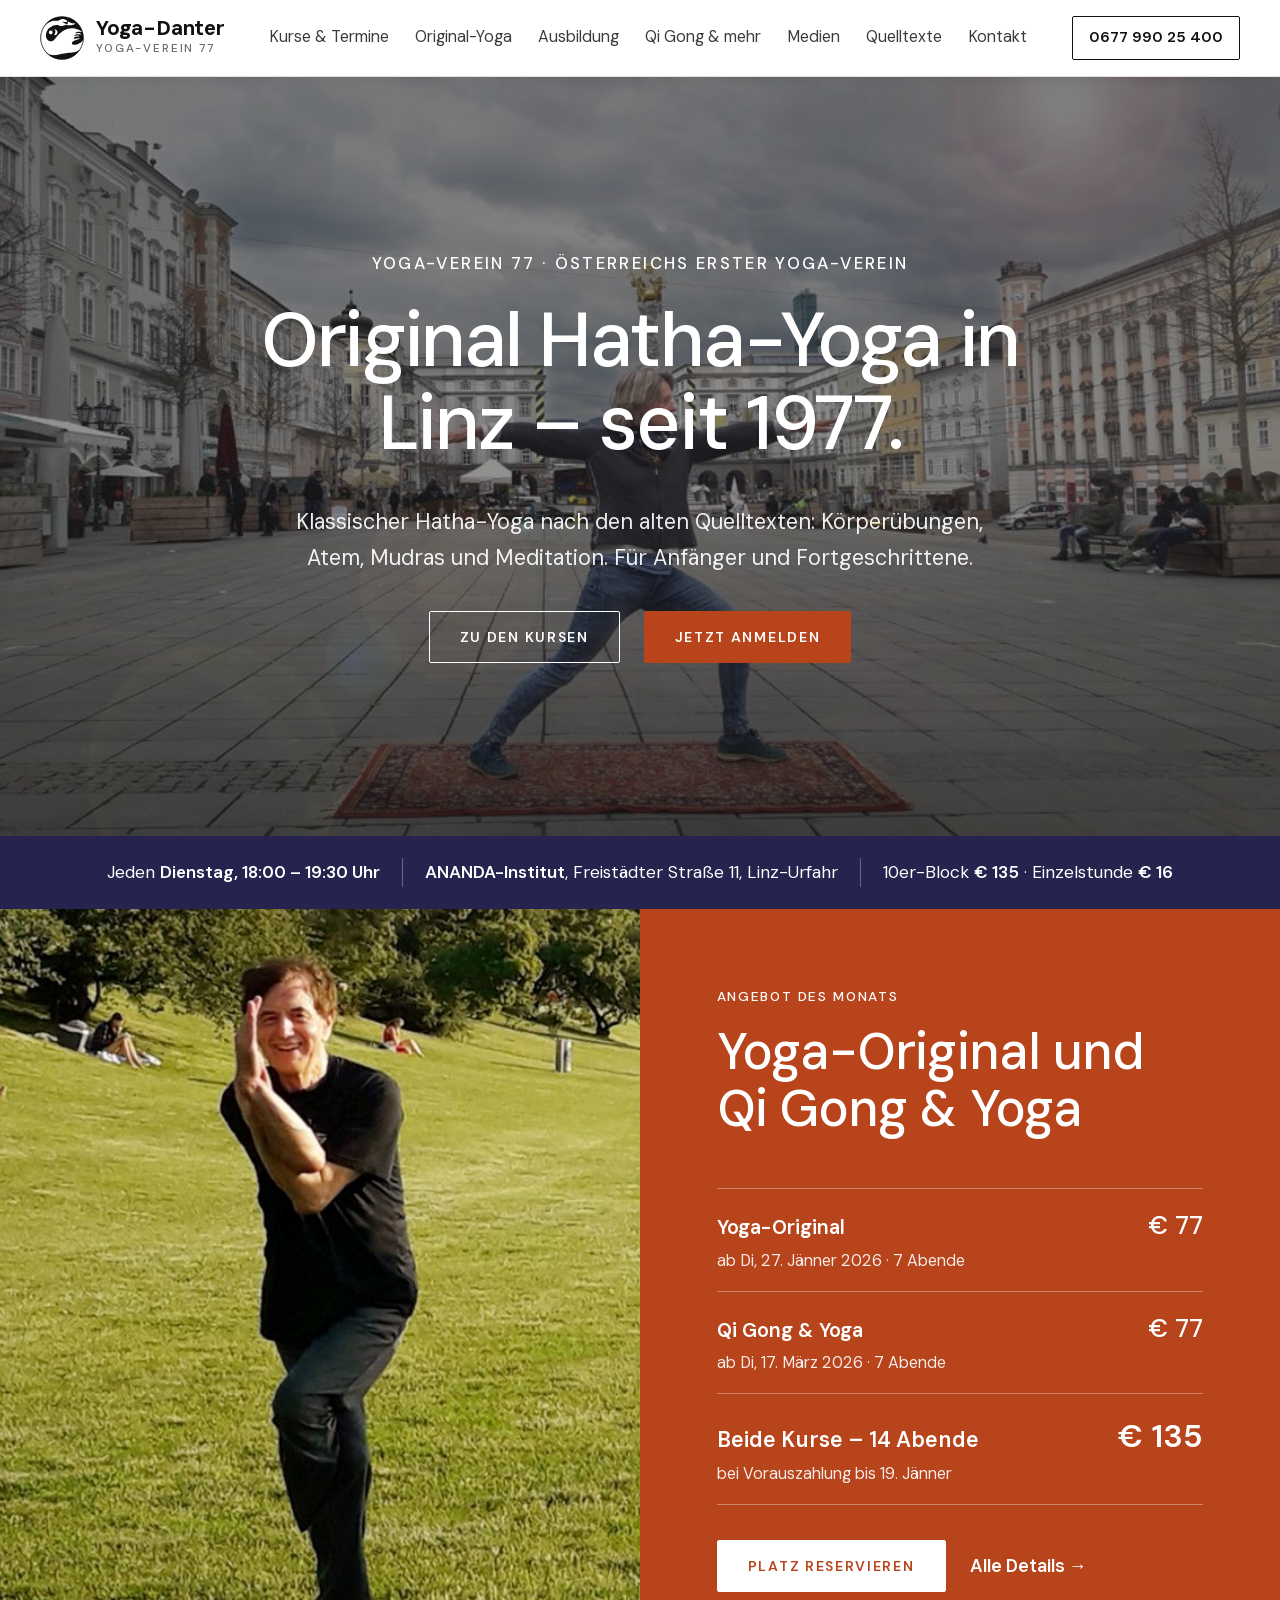
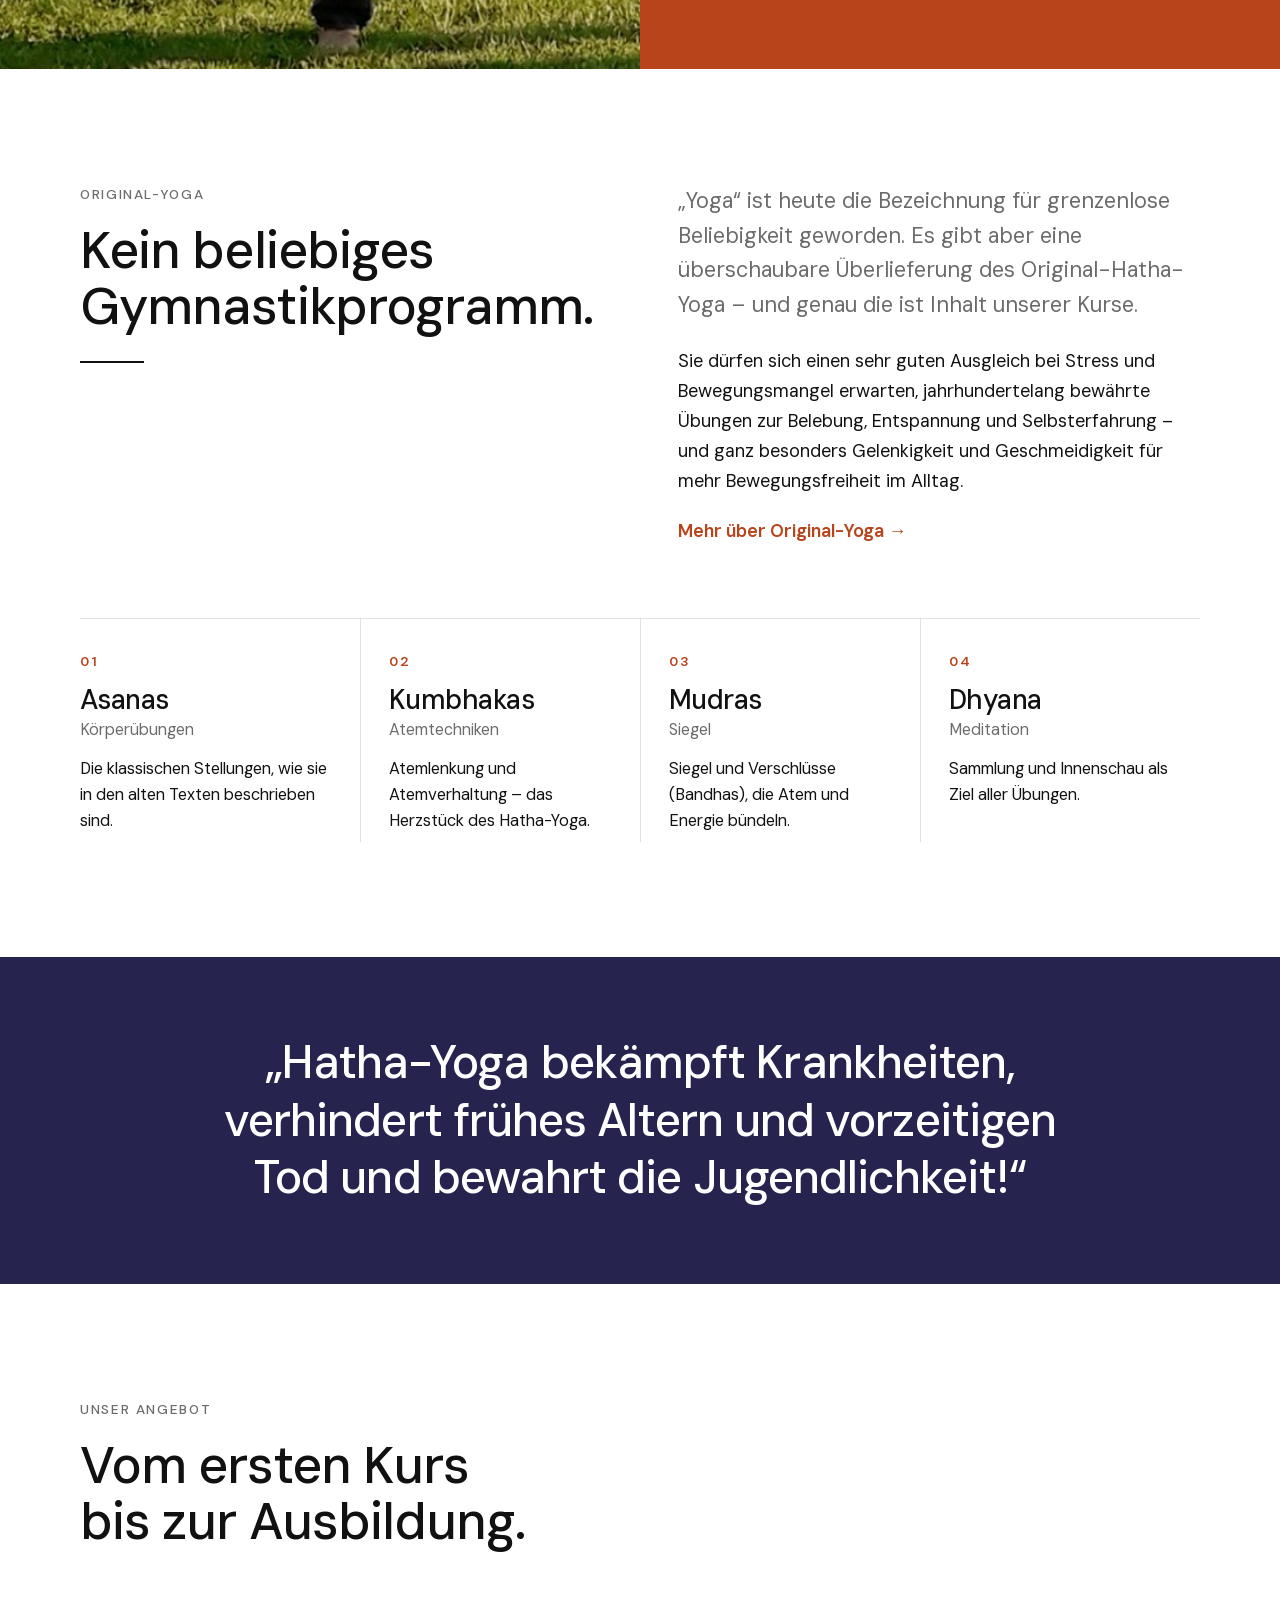
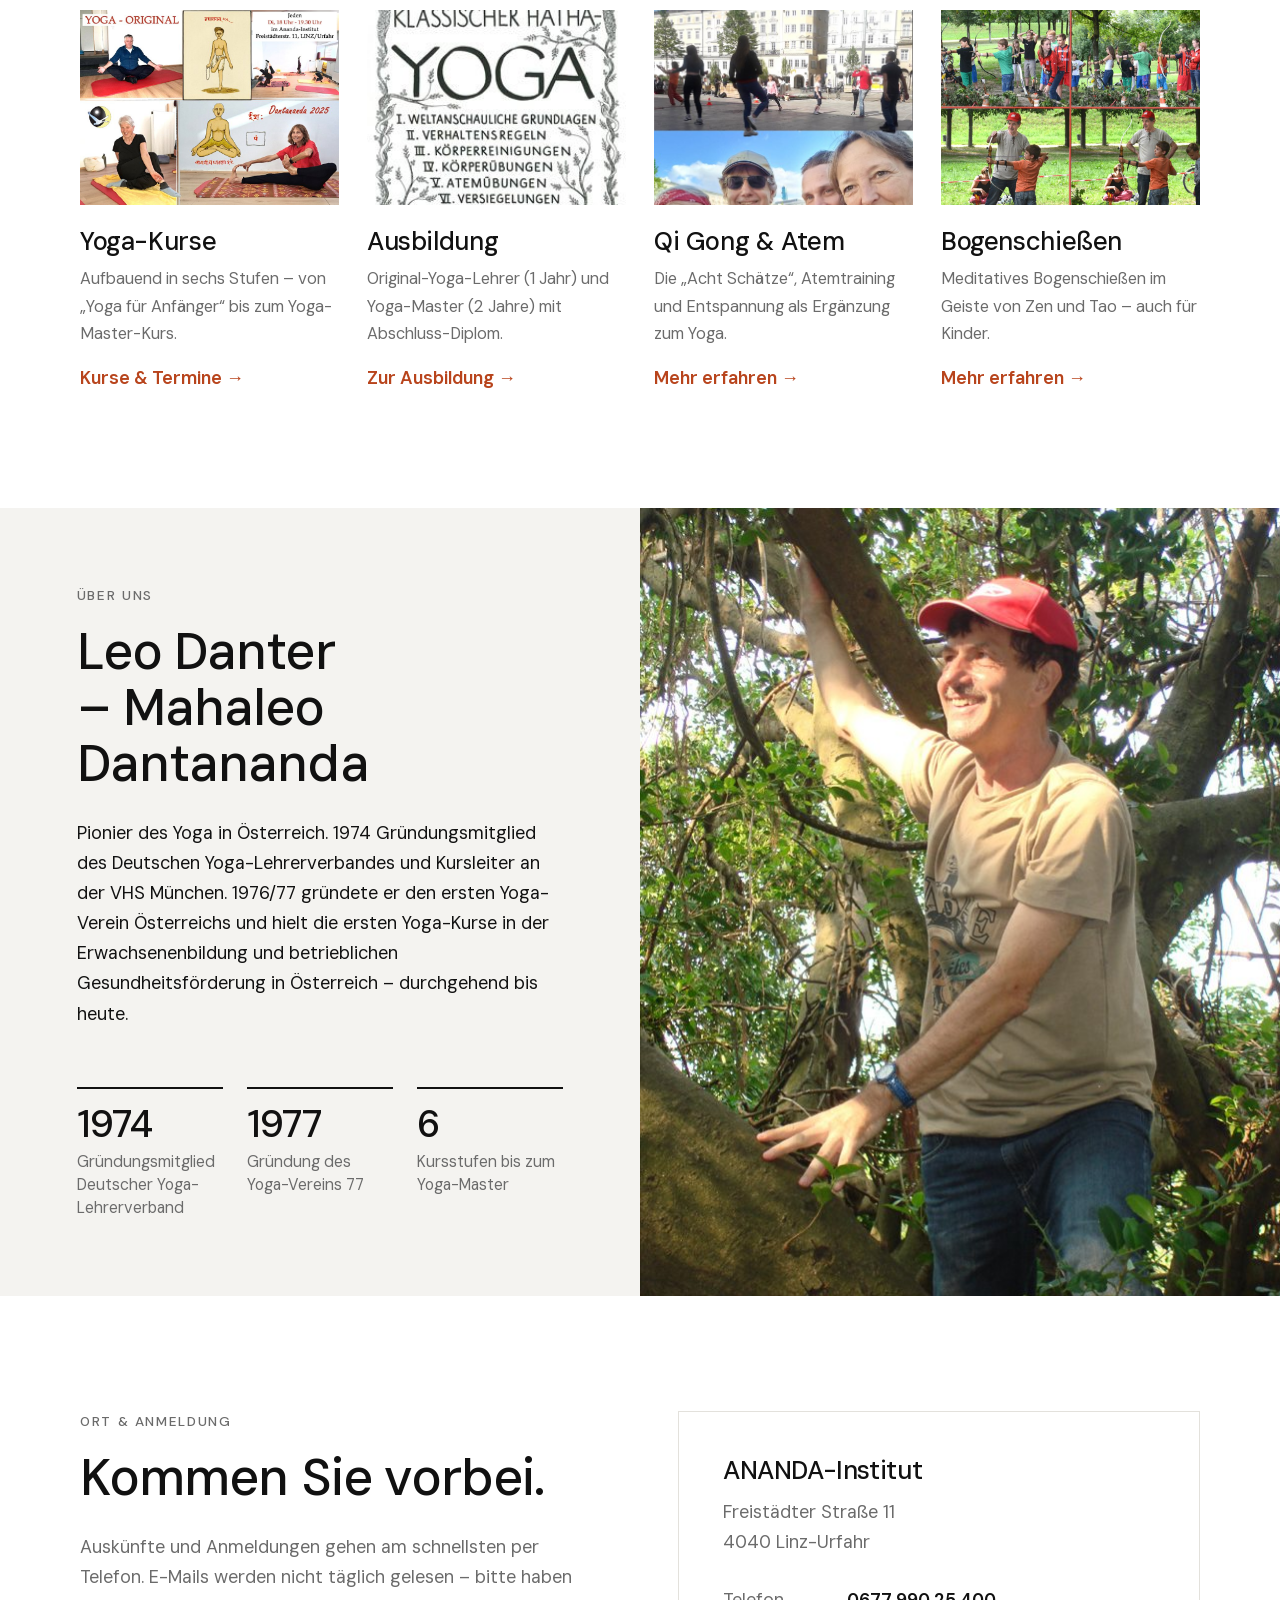
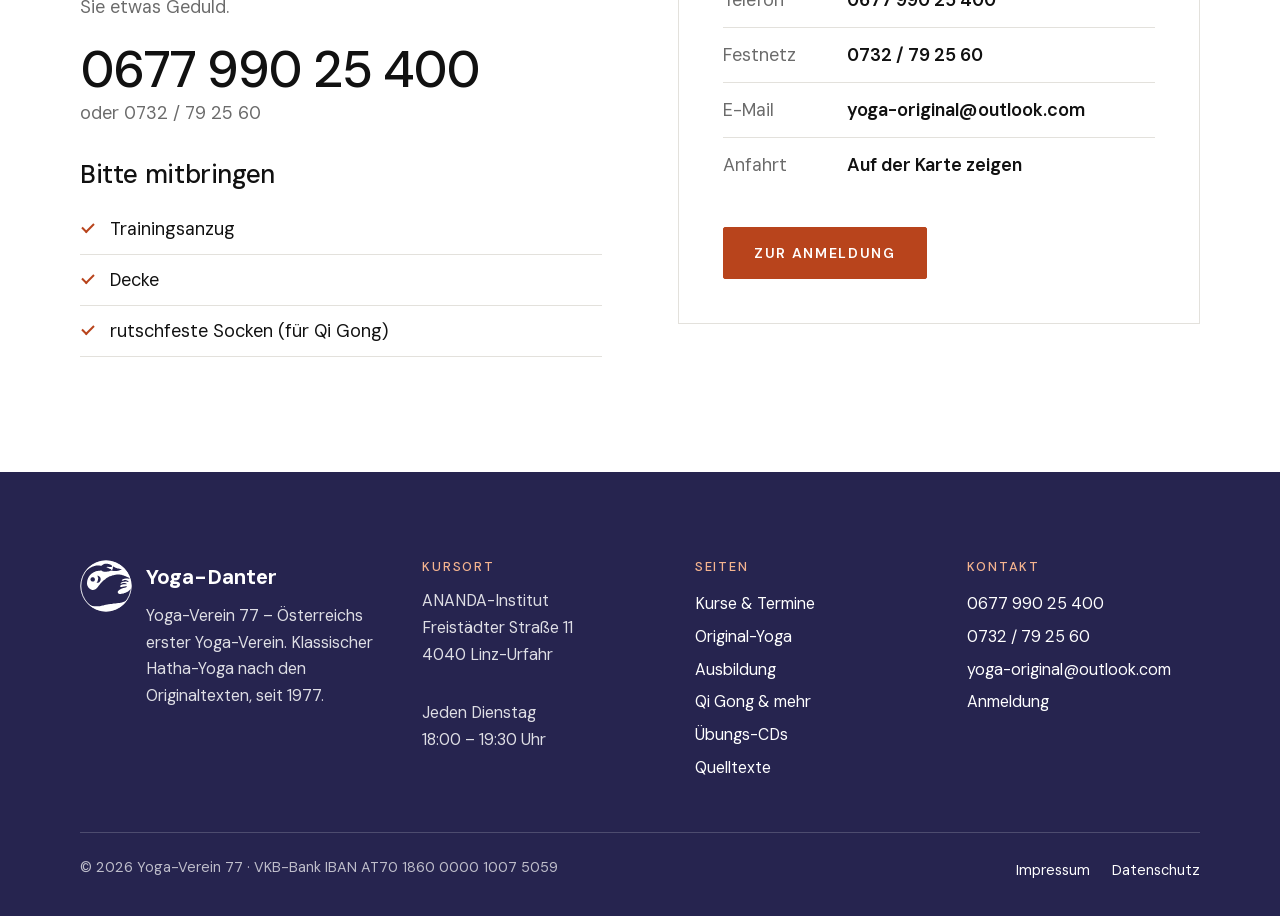
<file: index.html>
<!doctype html>
<html lang="de">
<head>
  <meta charset="utf-8">
  <meta name="viewport" content="width=device-width, initial-scale=1">
  <title>Yoga-Danter · Original Hatha-Yoga in Linz seit 1977</title>
  <meta name="description" content="Klassischer Hatha-Yoga nach den Originaltexten in Linz-Urfahr. Yoga-Verein 77 – Österreichs erster Yoga-Verein. Kurse jeden Dienstag im ANANDA-Institut.">
  <link rel="canonical" href="https://www.yoga-danter.at/">
  <meta name="theme-color" content="#ffffff">
  <meta property="og:type" content="website">
  <meta property="og:locale" content="de_AT">
  <meta property="og:site_name" content="Yoga-Danter">
  <meta property="og:title" content="Yoga-Danter · Original Hatha-Yoga in Linz seit 1977">
  <meta property="og:description" content="Klassischer Hatha-Yoga nach den Originaltexten in Linz-Urfahr. Yoga-Verein 77 – Österreichs erster Yoga-Verein. Kurse jeden Dienstag im ANANDA-Institut.">
  <meta property="og:url" content="https://www.yoga-danter.at/">
  <meta property="og:image" content="https://www.yoga-danter.at/assets/img/hauptplatz-virabhadrasana.jpg">
  <link rel="icon" href="assets/img/favicon.svg" type="image/svg+xml">
  <link rel="apple-touch-icon" href="assets/img/apple-touch-icon.png">
  <link rel="preload" href="assets/fonts/dm-sans-normal-latin.woff2" as="font" type="font/woff2" crossorigin>
  <link rel="stylesheet" href="assets/css/style.css">
  <script type="application/ld+json">
  {
    "@context": "https://schema.org",
    "@type": "SportsOrganization",
    "name": "Yoga-Verein 77 – Yoga-Danter",
    "url": "https://www.yoga-danter.at/",
    "logo": "https://www.yoga-danter.at/assets/img/logo.svg",
    "foundingDate": "1977",
    "founder": { "@type": "Person", "name": "Leo Danter" },
    "telephone": "+43 677 99025400",
    "email": "yoga-original@outlook.com",
    "sport": "Yoga",
    "location": {
      "@type": "Place",
      "name": "ANANDA-Institut",
      "address": {
        "@type": "PostalAddress",
        "streetAddress": "Freistädter Straße 11",
        "postalCode": "4040",
        "addressLocality": "Linz",
        "addressCountry": "AT"
      }
    }
  }
  </script>
</head>
<body>
<a class="skip-link" href="#inhalt">Zum Inhalt springen</a>

<header class="site-header">
  <div class="wrap">
    <a class="brand" href="index.html">
      <img src="assets/img/logo.svg" width="46" height="46" alt="">
      <span>
        <span class="brand__name">Yoga-Danter</span>
        <span class="brand__sub">Yoga-Verein 77</span>
      </span>
    </a>
    <nav class="nav" id="hauptnavigation" aria-label="Hauptnavigation">
      <ul>
        <li><a href="kurse.html">Kurse &amp; Termine</a></li>
        <li><a href="original-yoga.html">Original-Yoga</a></li>
        <li><a href="ausbildung.html">Ausbildung</a></li>
        <li><a href="angebote.html">Qi Gong &amp; mehr</a></li>
        <li><a href="medien.html">Medien</a></li>
        <li><a href="texte.html">Quelltexte</a></li>
        <li><a href="kontakt.html">Kontakt</a></li>
      </ul>
    </nav>
    <a class="header-phone" href="tel:+4367799025400">0677 990 25 400</a>
    <button class="nav-toggle" type="button" aria-expanded="false" aria-controls="hauptnavigation">
      <span class="nav-toggle__bars" aria-hidden="true"></span>
      Menü
    </button>
  </div>
</header>

<main id="inhalt">
<section class="hero" aria-labelledby="hero-titel">
  <img class="hero__img" src="assets/img/hauptplatz-virabhadrasana.jpg" width="900" height="675" alt="">
  <div class="hero__inner wrap">
    <p class="hero__eyebrow">Yoga-Verein 77 · Österreichs erster Yoga-Verein</p>
    <h1 id="hero-titel">Original <span class="nowrap">Hatha-Yoga</span> in Linz – seit&nbsp;1977.</h1>
    <p class="hero__lead">Klassischer Hatha-Yoga nach den alten Quelltexten: Körperübungen, Atem, Mudras und Meditation. Für Anfänger und Fortgeschrittene.</p>
    <div class="actions">
      <a class="btn btn--ghost" href="kurse.html">Zu den Kursen</a>
      <a class="btn" href="kontakt.html">Jetzt anmelden</a>
    </div>
  </div>
</section>

<div class="strip">
  <div class="wrap">
    <ul aria-label="Wöchentlicher Kurs auf einen Blick">
      <li>Jeden <strong>Dienstag, 18:00 – 19:30 Uhr</strong></li>
      <li><strong>ANANDA-Institut</strong>, Freistädter Straße 11, Linz-Urfahr</li>
      <li>10er-Block <strong>€&nbsp;135</strong> · Einzelstunde <strong>€&nbsp;16</strong></li>
    </ul>
  </div>
</div>

<!-- AKTUELL: Termine und Preise hier pflegen (gleiche Angaben auch auf kurse.html) -->
<section class="feature" aria-labelledby="aktuell">
  <div class="feature__media">
    <img src="assets/img/leo-danter-park.jpg" width="900" height="674" alt="Leo Danter übt eine Yoga-Stellung auf einer Wiese im Park" loading="lazy">
  </div>
  <div class="feature__body band--akzent">
    <span class="tag">Angebot des Monats</span>
    <h2 id="aktuell">Yoga-Original und Qi Gong &amp; Yoga</h2>
    <ul class="offer-list">
      <li><div><b>Yoga-Original</b><span>ab Di, 27. Jänner 2026 · 7 Abende</span></div><span class="price">€&nbsp;77</span></li>
      <li><div><b>Qi Gong &amp; Yoga</b><span>ab Di, 17. März 2026 · 7 Abende</span></div><span class="price">€&nbsp;77</span></li>
      <li class="is-combo"><div><b>Beide Kurse – 14 Abende</b><span>bei Vorauszahlung bis 19. Jänner</span></div><span class="price">€&nbsp;135</span></li>
    </ul>
    <div class="actions">
      <a class="btn" href="kontakt.html">Platz reservieren</a>
      <a class="link-arrow" href="kurse.html">Alle Details</a>
    </div>
  </div>
</section>

<section class="band" aria-labelledby="original">
  <div class="wrap">
    <div class="split split--top">
      <div>
        <span class="tag">Original-Yoga</span>
        <h2 id="original">Kein beliebiges Gymnastikprogramm.</h2>
        <span class="rule"></span>
      </div>
      <div>
        <p class="lead mt-0">„Yoga“ ist heute die Bezeichnung für grenzenlose Beliebigkeit geworden. Es gibt aber eine überschaubare Überlieferung des Original-Hatha-Yoga – und genau die ist Inhalt unserer Kurse.</p>
        <p>Sie dürfen sich einen sehr guten Ausgleich bei Stress und Bewegungsmangel erwarten, jahrhundertelang bewährte Übungen zur Belebung, Entspannung und Selbsterfahrung – und ganz besonders Gelenkigkeit und Geschmeidigkeit für mehr Bewegungsfreiheit im Alltag.</p>
        <a class="link-arrow" href="original-yoga.html">Mehr über Original-Yoga</a>
      </div>
    </div>

    <ol class="pillars">
      <li>
        <span class="pillars__num">01</span>
        <span class="pillars__sa">Asanas</span>
        <span class="pillars__de">Körperübungen</span>
        <p>Die klassischen Stellungen, wie sie in den alten Texten beschrieben sind.</p>
      </li>
      <li>
        <span class="pillars__num">02</span>
        <span class="pillars__sa">Kumbhakas</span>
        <span class="pillars__de">Atemtechniken</span>
        <p>Atemlenkung und Atemverhaltung – das Herzstück des Hatha-Yoga.</p>
      </li>
      <li>
        <span class="pillars__num">03</span>
        <span class="pillars__sa">Mudras</span>
        <span class="pillars__de">Siegel</span>
        <p>Siegel und Verschlüsse (Bandhas), die Atem und Energie bündeln.</p>
      </li>
      <li>
        <span class="pillars__num">04</span>
        <span class="pillars__sa">Dhyana</span>
        <span class="pillars__de">Meditation</span>
        <p>Sammlung und Innenschau als Ziel aller Übungen.</p>
      </li>
    </ol>
  </div>
</section>

<section class="band band--dunkel band--tight" aria-label="Leitspruch">
  <div class="wrap">
    <p class="motto">„Hatha-Yoga bekämpft Krankheiten, verhindert frühes Altern und vorzeitigen Tod und bewahrt die Jugendlichkeit!“</p>
  </div>
</section>

<section class="band" aria-labelledby="angebot">
  <div class="wrap">
    <div class="section__head">
      <span class="tag">Unser Angebot</span>
      <h2 id="angebot">Vom ersten Kurs bis zur Ausbildung.</h2>
    </div>
    <div class="offers">
      <a class="offer" href="kurse.html">
        <div class="offer__img"><img src="assets/img/flyer-yoga-original.jpg" width="840" height="630" alt="" loading="lazy"></div>
        <div class="offer__body">
          <h3>Yoga-Kurse</h3>
          <p>Aufbauend in sechs Stufen – von „Yoga für Anfänger“ bis zum Yoga-Master-Kurs.</p>
          <span class="link-arrow">Kurse &amp; Termine</span>
        </div>
      </a>
      <a class="offer" href="ausbildung.html">
        <div class="offer__img"><img src="assets/img/kapitel/klassischer-hatha-yoga.jpg" width="248" height="350" alt="" loading="lazy" style="object-position: center 30%"></div>
        <div class="offer__body">
          <h3>Ausbildung</h3>
          <p>Original-Yoga-Lehrer (1 Jahr) und Yoga-Master (2 Jahre) mit Abschluss-Diplom.</p>
          <span class="link-arrow">Zur Ausbildung</span>
        </div>
      </a>
      <a class="offer" href="angebote.html#qigong">
        <div class="offer__img"><img src="assets/img/bewegungsfreiheit.jpg" width="525" height="700" alt="" loading="lazy" style="object-position: center 20%"></div>
        <div class="offer__body">
          <h3>Qi Gong &amp; Atem</h3>
          <p>Die „Acht Schätze“, Atemtraining und Entspannung als Ergänzung zum Yoga.</p>
          <span class="link-arrow">Mehr erfahren</span>
        </div>
      </a>
      <a class="offer" href="angebote.html#bogenschiessen">
        <div class="offer__img"><img src="assets/img/bogenschiessen-kurs.jpg" width="900" height="596" alt="" loading="lazy"></div>
        <div class="offer__body">
          <h3>Bogenschießen</h3>
          <p>Meditatives Bogenschießen im Geiste von Zen und Tao – auch für Kinder.</p>
          <span class="link-arrow">Mehr erfahren</span>
        </div>
      </a>
    </div>
  </div>
</section>

<section class="feature feature--reverse" id="leo-danter" aria-labelledby="leo">
  <div class="feature__media">
    <img src="assets/img/leo-danter-baum.jpg" width="641" height="909" alt="Leo Danter lächelnd in den Ästen eines Baumes" loading="lazy" style="object-position: center 22%">
  </div>
  <div class="feature__body band--hell">
    <span class="tag">Über uns</span>
    <h2 id="leo">Leo Danter – Mahaleo Dantananda</h2>
    <p>Pionier des Yoga in Österreich. 1974 Gründungsmitglied des Deutschen Yoga-Lehrerverbandes und Kursleiter an der VHS München. 1976/77 gründete er den ersten Yoga-Verein Österreichs und hielt die ersten Yoga-Kurse in der Erwachsenenbildung und betrieblichen Gesundheitsförderung in Österreich – durchgehend bis heute.</p>
    <dl class="facts">
      <div><dt>1974</dt><dd>Gründungsmitglied Deutscher Yoga-Lehrerverband</dd></div>
      <div><dt>1977</dt><dd>Gründung des Yoga-Vereins 77</dd></div>
      <div><dt>6</dt><dd>Kursstufen bis zum Yoga-Master</dd></div>
    </dl>
  </div>
</section>

<section class="band" aria-labelledby="ort">
  <div class="wrap">
    <div class="split split--top">
      <div>
        <span class="tag">Ort &amp; Anmeldung</span>
        <h2 id="ort">Kommen Sie vorbei.</h2>
        <p class="muted">Auskünfte und Anmeldungen gehen am schnellsten per Telefon. E-Mails werden nicht täglich gelesen – bitte haben Sie etwas Geduld.</p>
        <a class="big-phone" href="tel:+4367799025400">0677 990 25 400</a>
        <p class="muted">oder 0732 / 79 25 60</p>
        <h3 class="mt-2">Bitte mitbringen</h3>
        <ul class="checklist">
          <li>Trainingsanzug</li>
          <li>Decke</li>
          <li>rutschfeste Socken (für Qi Gong)</li>
        </ul>
      </div>
      <div class="card">
        <h3>ANANDA-Institut</h3>
        <address>Freistädter Straße 11<br>4040 Linz-Urfahr</address>
        <ul class="contact-list">
          <li><span>Telefon</span><a href="tel:+4367799025400">0677 990 25 400</a></li>
          <li><span>Festnetz</span><a href="tel:+43732792560">0732 / 79 25 60</a></li>
          <li><span>E-Mail</span><a href="mailto:yoga-original@outlook.com">yoga-original@outlook.com</a></li>
          <li><span>Anfahrt</span><a href="https://www.openstreetmap.org/search?query=Freist%C3%A4dter%20Stra%C3%9Fe%2011%2C%204040%20Linz" target="_blank" rel="noopener">Auf der Karte zeigen</a></li>
        </ul>
        <div class="actions">
          <a class="btn" href="kontakt.html">Zur Anmeldung</a>
        </div>
      </div>
    </div>
  </div>
</section>
</main>

<footer class="site-footer">
  <div class="wrap">
    <div class="footer__grid">
      <div>
        <div class="footer__brand">
          <img src="assets/img/logo-hell.svg" width="52" height="52" alt="">
          <div>
            <strong>Yoga-Danter</strong>
            Yoga-Verein 77 – Österreichs erster Yoga-Verein. Klassischer Hatha-Yoga nach den Originaltexten, seit 1977.
          </div>
        </div>
      </div>
      <div>
        <h2>Kursort</h2>
        <address>
          ANANDA-Institut<br>
          Freistädter Straße 11<br>
          4040 Linz-Urfahr
        </address>
        <p class="mt-2">Jeden Dienstag<br>18:00 – 19:30 Uhr</p>
      </div>
      <div>
        <h2>Seiten</h2>
        <ul>
          <li><a href="kurse.html">Kurse &amp; Termine</a></li>
          <li><a href="original-yoga.html">Original-Yoga</a></li>
          <li><a href="ausbildung.html">Ausbildung</a></li>
          <li><a href="angebote.html">Qi Gong &amp; mehr</a></li>
          <li><a href="medien.html">Übungs-CDs</a></li>
          <li><a href="texte.html">Quelltexte</a></li>
        </ul>
      </div>
      <div>
        <h2>Kontakt</h2>
        <ul>
          <li><a href="tel:+4367799025400">0677 990 25 400</a></li>
          <li><a href="tel:+43732792560">0732 / 79 25 60</a></li>
          <li><a href="mailto:yoga-original@outlook.com">yoga-original@outlook.com</a></li>
          <li><a href="kontakt.html">Anmeldung</a></li>
        </ul>
      </div>
    </div>
    <div class="footer__bottom">
      <span>© <span data-year>2026</span> Yoga-Verein 77 · VKB-Bank IBAN AT70 1860 0000 1007 5059</span>
      <ul>
        <li><a href="impressum.html">Impressum</a></li>
        <li><a href="impressum.html#datenschutz">Datenschutz</a></li>
      </ul>
    </div>
  </div>
</footer>

<script src="assets/js/main.js" defer></script>
</body>
</html>
</file>
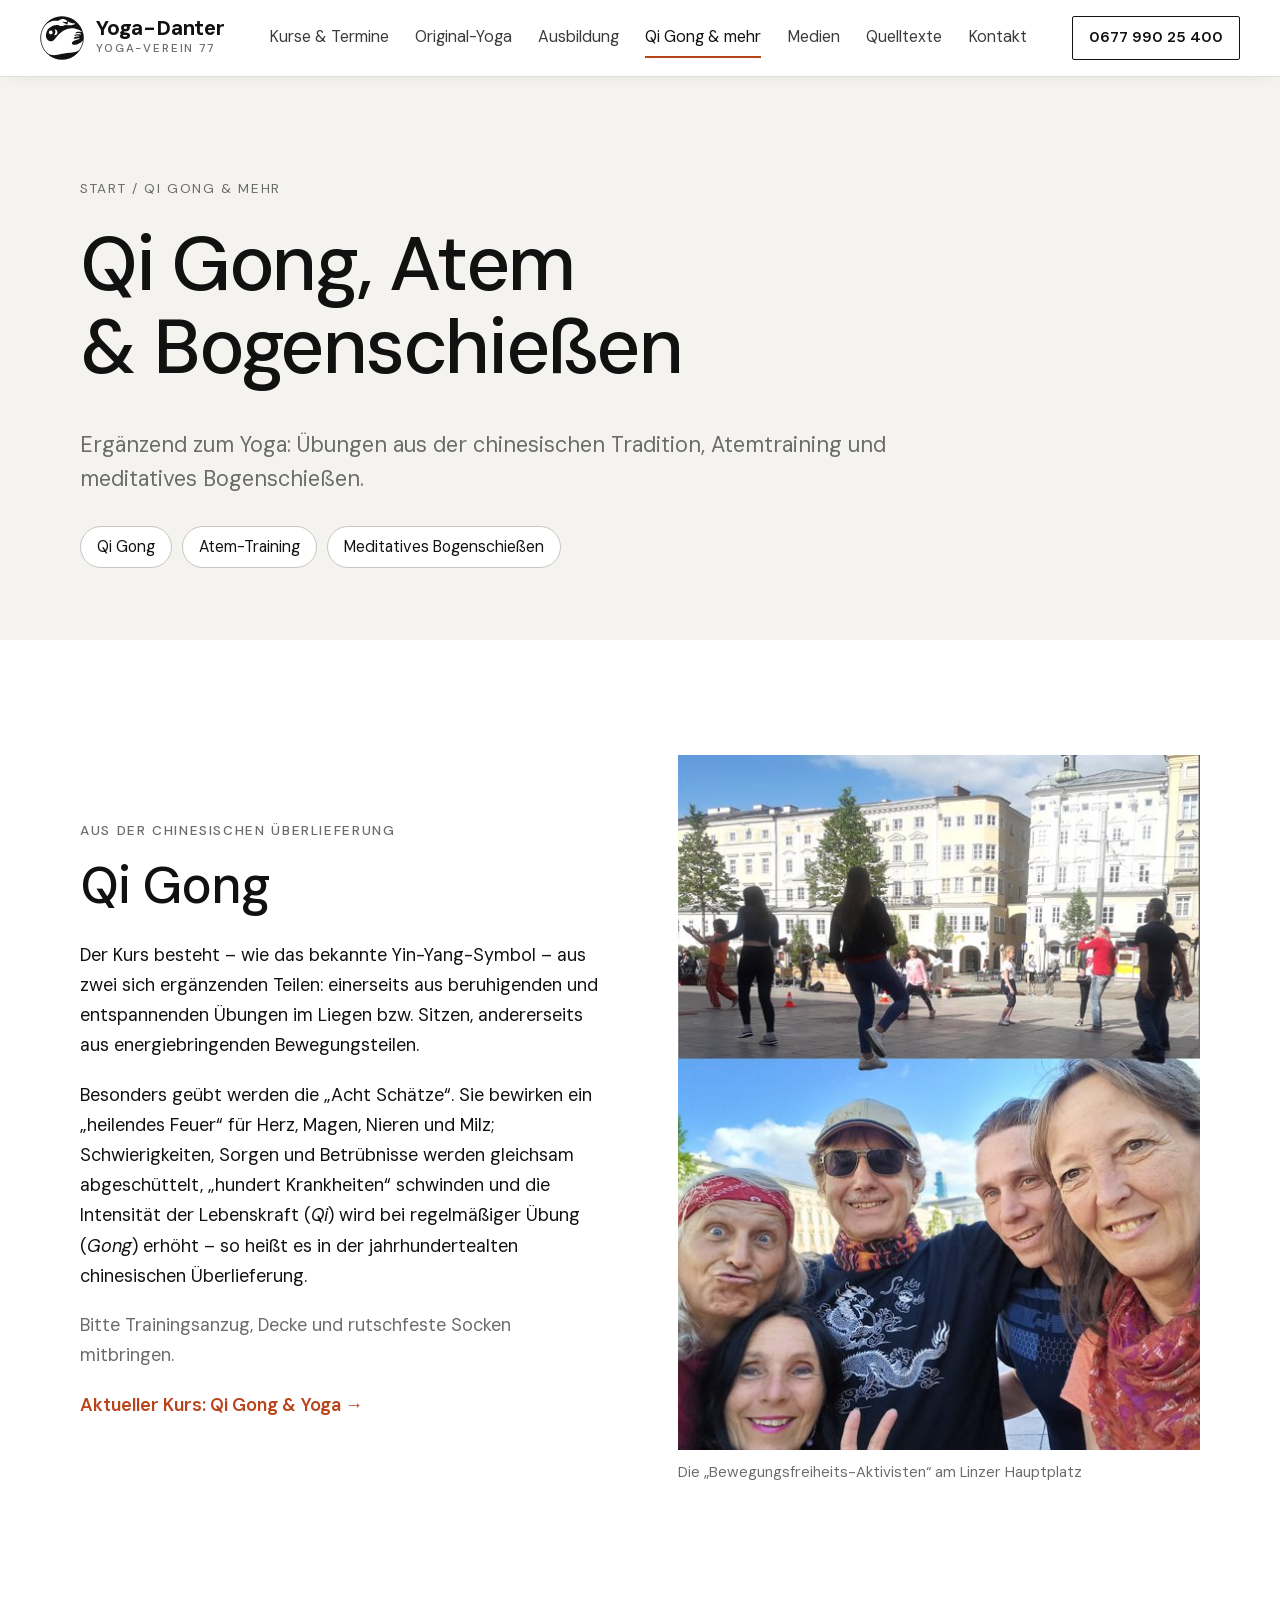
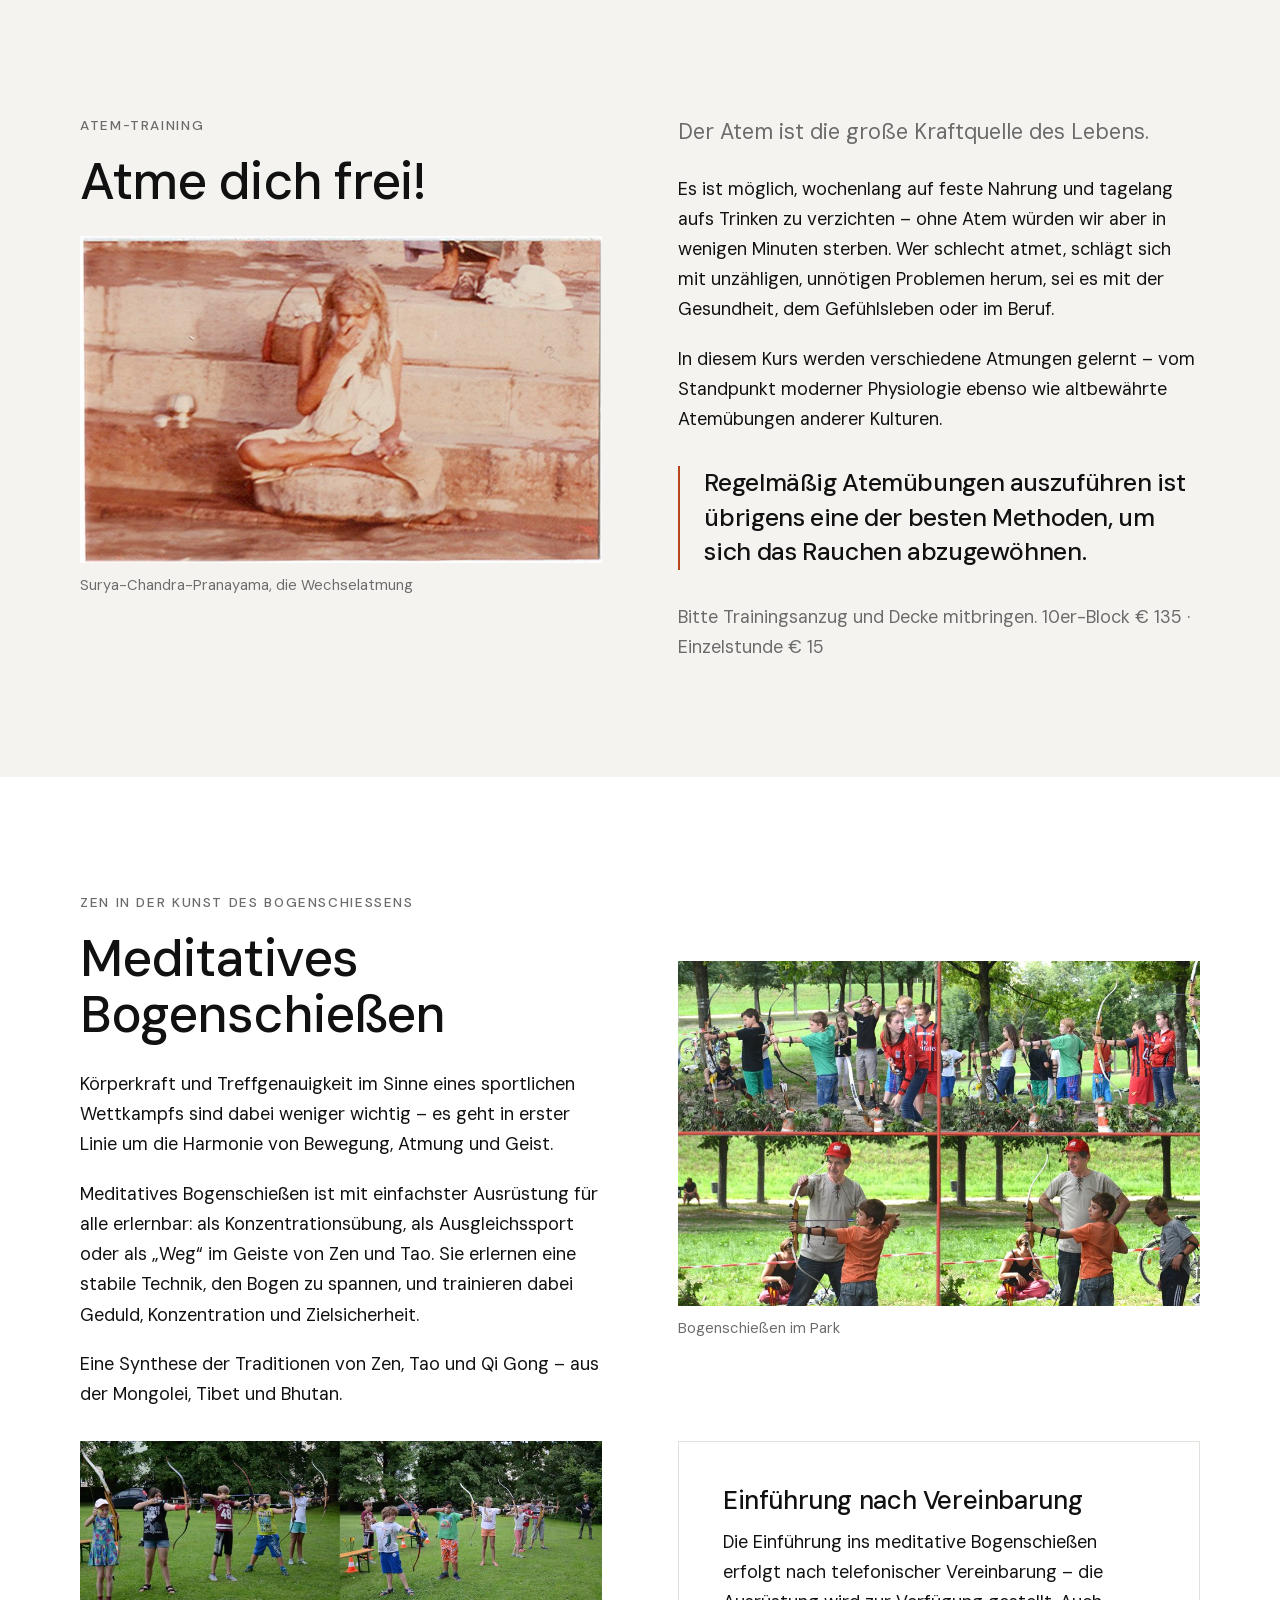
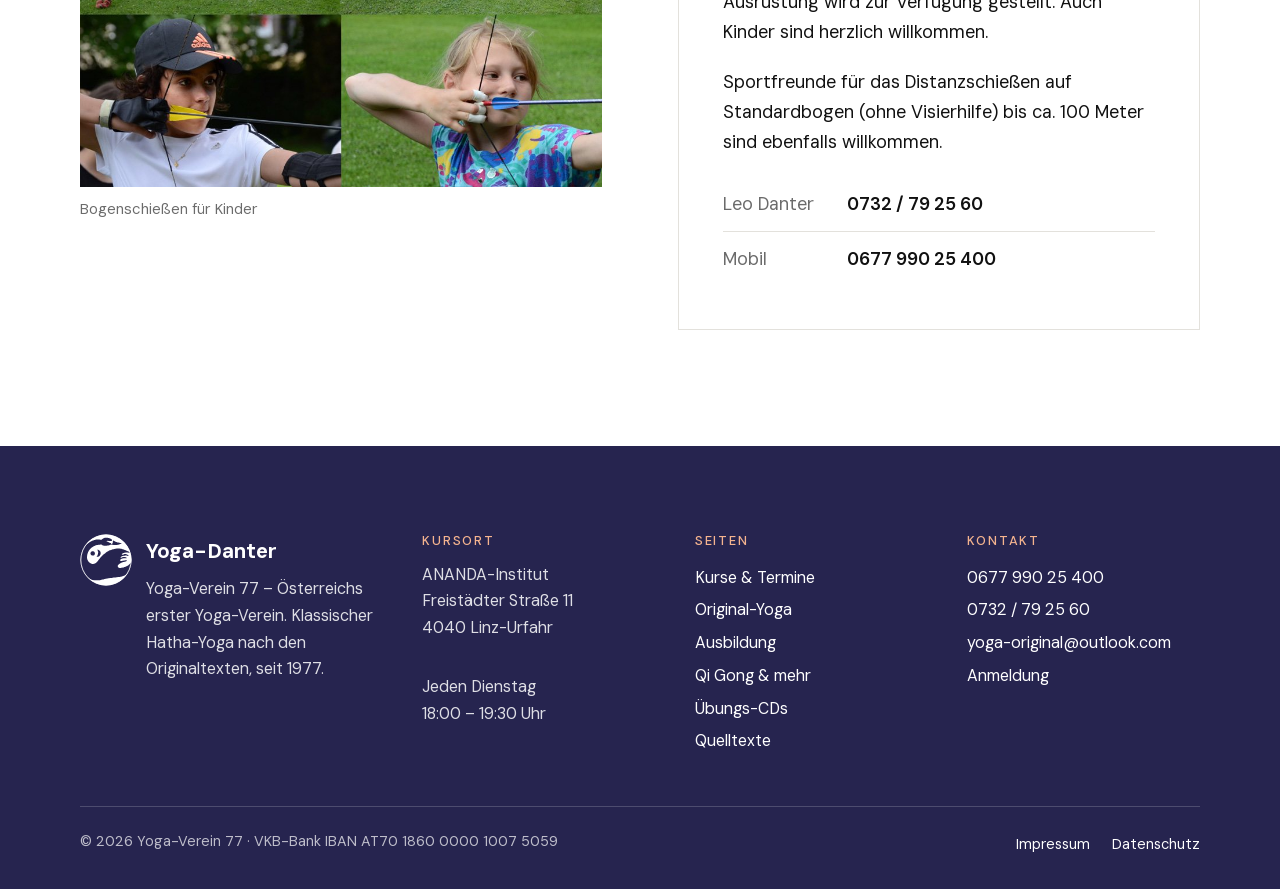
<file: angebote.html>
<!doctype html>
<html lang="de">
<head>
  <meta charset="utf-8">
  <meta name="viewport" content="width=device-width, initial-scale=1">
  <title>Qi Gong, Atem &amp; Bogenschießen · Yoga-Danter</title>
  <meta name="description" content="Qi Gong mit den „Acht Schätzen“, Atem-Training und meditatives Bogenschießen im Geiste von Zen und Tao – auch für Kinder.">
  <link rel="canonical" href="https://www.yoga-danter.at/angebote.html">
  <meta name="theme-color" content="#ffffff">
  <meta property="og:type" content="website">
  <meta property="og:locale" content="de_AT">
  <meta property="og:site_name" content="Yoga-Danter">
  <meta property="og:title" content="Qi Gong, Atem &amp; Bogenschießen · Yoga-Danter">
  <meta property="og:description" content="Qi Gong mit den „Acht Schätzen“, Atem-Training und meditatives Bogenschießen im Geiste von Zen und Tao – auch für Kinder.">
  <meta property="og:url" content="https://www.yoga-danter.at/angebote.html">
  <meta property="og:image" content="https://www.yoga-danter.at/assets/img/hauptplatz-virabhadrasana.jpg">
  <link rel="icon" href="assets/img/favicon.svg" type="image/svg+xml">
  <link rel="apple-touch-icon" href="assets/img/apple-touch-icon.png">
  <link rel="preload" href="assets/fonts/dm-sans-normal-latin.woff2" as="font" type="font/woff2" crossorigin>
  <link rel="stylesheet" href="assets/css/style.css">
</head>
<body>
<a class="skip-link" href="#inhalt">Zum Inhalt springen</a>

<header class="site-header">
  <div class="wrap">
    <a class="brand" href="index.html">
      <img src="assets/img/logo.svg" width="46" height="46" alt="">
      <span>
        <span class="brand__name">Yoga-Danter</span>
        <span class="brand__sub">Yoga-Verein 77</span>
      </span>
    </a>
    <nav class="nav" id="hauptnavigation" aria-label="Hauptnavigation">
      <ul>
        <li><a href="kurse.html">Kurse &amp; Termine</a></li>
        <li><a href="original-yoga.html">Original-Yoga</a></li>
        <li><a href="ausbildung.html">Ausbildung</a></li>
        <li><a href="angebote.html" aria-current="page">Qi Gong &amp; mehr</a></li>
        <li><a href="medien.html">Medien</a></li>
        <li><a href="texte.html">Quelltexte</a></li>
        <li><a href="kontakt.html">Kontakt</a></li>
      </ul>
    </nav>
    <a class="header-phone" href="tel:+4367799025400">0677 990 25 400</a>
    <button class="nav-toggle" type="button" aria-expanded="false" aria-controls="hauptnavigation">
      <span class="nav-toggle__bars" aria-hidden="true"></span>
      Menü
    </button>
  </div>
</header>

<main id="inhalt">
<header class="page-head">
  <div class="wrap">
    <nav class="breadcrumb" aria-label="Brotkrümel"><a href="index.html">Start</a> / Qi Gong &amp; mehr</nav>
    <h1>Qi Gong, Atem &amp; Bogenschießen</h1>
    <p class="lead">Ergänzend zum Yoga: Übungen aus der chinesischen Tradition, Atemtraining und meditatives Bogenschießen.</p>
    <ul class="toc" aria-label="Auf dieser Seite">
      <li><a href="#qigong">Qi Gong</a></li>
      <li><a href="#atem">Atem-Training</a></li>
      <li><a href="#bogenschiessen">Meditatives Bogenschießen</a></li>
    </ul>
  </div>
</header>

<section class="band" id="qigong" aria-labelledby="qigong-titel">
  <div class="wrap">
    <div class="split">
      <div>
        <span class="tag">Aus der chinesischen Überlieferung</span>
        <h2 id="qigong-titel">Qi Gong</h2>
        <p>Der Kurs besteht – wie das bekannte Yin-Yang-Symbol – aus zwei sich ergänzenden Teilen: einerseits aus beruhigenden und entspannenden Übungen im Liegen bzw. Sitzen, andererseits aus energiebringenden Bewegungsteilen.</p>
        <p>Besonders geübt werden die „Acht Schätze“. Sie bewirken ein „heilendes Feuer“ für Herz, Magen, Nieren und Milz; Schwierigkeiten, Sorgen und Betrübnisse werden gleichsam abgeschüttelt, „hundert Krankheiten“ schwinden und die Intensität der Lebenskraft (<span class="sa">Qi</span>) wird bei regelmäßiger Übung (<span class="sa">Gong</span>) erhöht – so heißt es in der jahrhundertealten chinesischen Überlieferung.</p>
        <p class="muted">Bitte Trainingsanzug, Decke und rutschfeste Socken mitbringen.</p>
        <a class="link-arrow" href="kurse.html">Aktueller Kurs: Qi Gong &amp; Yoga</a>
      </div>
      <figure class="photo">
        <img src="assets/img/bewegungsfreiheit.jpg" width="525" height="700" alt="Fotocollage: Gruppe beim gemeinsamen Üben am Linzer Hauptplatz und ein Gruppenfoto der Trainerinnen und Trainer" loading="lazy">
        <figcaption>Die „Bewegungsfreiheits-Aktivisten“ am Linzer Hauptplatz</figcaption>
      </figure>
    </div>
  </div>
</section>

<section class="band band--hell" id="atem" aria-labelledby="atem-titel">
  <div class="wrap">
    <div class="split split--top">
      <div>
        <span class="tag">Atem-Training</span>
        <h2 id="atem-titel">Atme dich frei!</h2>
        <figure class="photo mt-2">
          <img src="assets/img/surya-chandra-pranayama.jpg" width="835" height="524" alt="Altes Foto: eine Person sitzt auf Steinstufen und übt die Wechselatmung" loading="lazy">
          <figcaption>Surya-Chandra-Pranayama, die Wechselatmung</figcaption>
        </figure>
      </div>
      <div class="prose">
        <p class="lead mt-0">Der Atem ist die große Kraftquelle des Lebens.</p>
        <p>Es ist möglich, wochenlang auf feste Nahrung und tagelang aufs Trinken zu verzichten – ohne Atem würden wir aber in wenigen Minuten sterben. Wer schlecht atmet, schlägt sich mit unzähligen, unnötigen Problemen herum, sei es mit der Gesundheit, dem Gefühlsleben oder im Beruf.</p>
        <p>In diesem Kurs werden verschiedene Atmungen gelernt – vom Standpunkt moderner Physiologie ebenso wie altbewährte Atemübungen anderer Kulturen.</p>
        <p class="pullquote">Regelmäßig Atemübungen auszuführen ist übrigens eine der besten Methoden, um sich das Rauchen abzugewöhnen.</p>
        <p class="muted">Bitte Trainingsanzug und Decke mitbringen. 10er-Block €&nbsp;135 · Einzelstunde €&nbsp;15</p>
      </div>
    </div>
  </div>
</section>

<section class="band" id="bogenschiessen" aria-labelledby="bogen-titel">
  <div class="wrap">
    <div class="split">
      <div>
        <span class="tag">Zen in der Kunst des Bogenschießens</span>
        <h2 id="bogen-titel">Meditatives Bogenschießen</h2>
        <p>Körperkraft und Treffgenauigkeit im Sinne eines sportlichen Wettkampfs sind dabei weniger wichtig – es geht in erster Linie um die Harmonie von Bewegung, Atmung und Geist.</p>
        <p>Meditatives Bogenschießen ist mit einfachster Ausrüstung für alle erlernbar: als Konzentrationsübung, als Ausgleichssport oder als „Weg“ im Geiste von Zen und Tao. Sie erlernen eine stabile Technik, den Bogen zu spannen, und trainieren dabei Geduld, Konzentration und Zielsicherheit.</p>
        <p>Eine Synthese der Traditionen von Zen, Tao und Qi Gong – aus der Mongolei, Tibet und Bhutan.</p>
      </div>
      <figure class="photo">
        <img src="assets/img/bogenschiessen-kurs.jpg" width="900" height="596" alt="Fotocollage: Jugendliche beim Bogenschießen auf einer Wiese, Leo Danter zeigt einem Buben die richtige Haltung" loading="lazy">
        <figcaption>Bogenschießen im Park</figcaption>
      </figure>
    </div>

    <div class="split split--top mt-2">
      <figure class="photo">
        <img src="assets/img/bogenschiessen-kinder.jpg" width="900" height="596" alt="Fotocollage: Kinder in einer Reihe beim Bogenschießen und zwei Mädchen beim Zielen in Nahaufnahme" loading="lazy">
        <figcaption>Bogenschießen für Kinder</figcaption>
      </figure>
      <div class="card">
        <h3>Einführung nach Vereinbarung</h3>
        <p>Die Einführung ins meditative Bogenschießen erfolgt nach telefonischer Vereinbarung – die Ausrüstung wird zur Verfügung gestellt. Auch Kinder sind herzlich willkommen.</p>
        <p>Sportfreunde für das Distanzschießen auf Standardbogen (ohne Visierhilfe) bis ca. 100 Meter sind ebenfalls willkommen.</p>
        <ul class="contact-list">
          <li><span>Leo Danter</span><a href="tel:+43732792560">0732 / 79 25 60</a></li>
          <li><span>Mobil</span><a href="tel:+4367799025400">0677 990 25 400</a></li>
        </ul>
      </div>
    </div>
  </div>
</section>
</main>

<footer class="site-footer">
  <div class="wrap">
    <div class="footer__grid">
      <div>
        <div class="footer__brand">
          <img src="assets/img/logo-hell.svg" width="52" height="52" alt="">
          <div>
            <strong>Yoga-Danter</strong>
            Yoga-Verein 77 – Österreichs erster Yoga-Verein. Klassischer Hatha-Yoga nach den Originaltexten, seit 1977.
          </div>
        </div>
      </div>
      <div>
        <h2>Kursort</h2>
        <address>
          ANANDA-Institut<br>
          Freistädter Straße 11<br>
          4040 Linz-Urfahr
        </address>
        <p class="mt-2">Jeden Dienstag<br>18:00 – 19:30 Uhr</p>
      </div>
      <div>
        <h2>Seiten</h2>
        <ul>
          <li><a href="kurse.html">Kurse &amp; Termine</a></li>
          <li><a href="original-yoga.html">Original-Yoga</a></li>
          <li><a href="ausbildung.html">Ausbildung</a></li>
          <li><a href="angebote.html">Qi Gong &amp; mehr</a></li>
          <li><a href="medien.html">Übungs-CDs</a></li>
          <li><a href="texte.html">Quelltexte</a></li>
        </ul>
      </div>
      <div>
        <h2>Kontakt</h2>
        <ul>
          <li><a href="tel:+4367799025400">0677 990 25 400</a></li>
          <li><a href="tel:+43732792560">0732 / 79 25 60</a></li>
          <li><a href="mailto:yoga-original@outlook.com">yoga-original@outlook.com</a></li>
          <li><a href="kontakt.html">Anmeldung</a></li>
        </ul>
      </div>
    </div>
    <div class="footer__bottom">
      <span>© <span data-year>2026</span> Yoga-Verein 77 · VKB-Bank IBAN AT70 1860 0000 1007 5059</span>
      <ul>
        <li><a href="impressum.html">Impressum</a></li>
        <li><a href="impressum.html#datenschutz">Datenschutz</a></li>
      </ul>
    </div>
  </div>
</footer>

<script src="assets/js/main.js" defer></script>
</body>
</html>
</file>
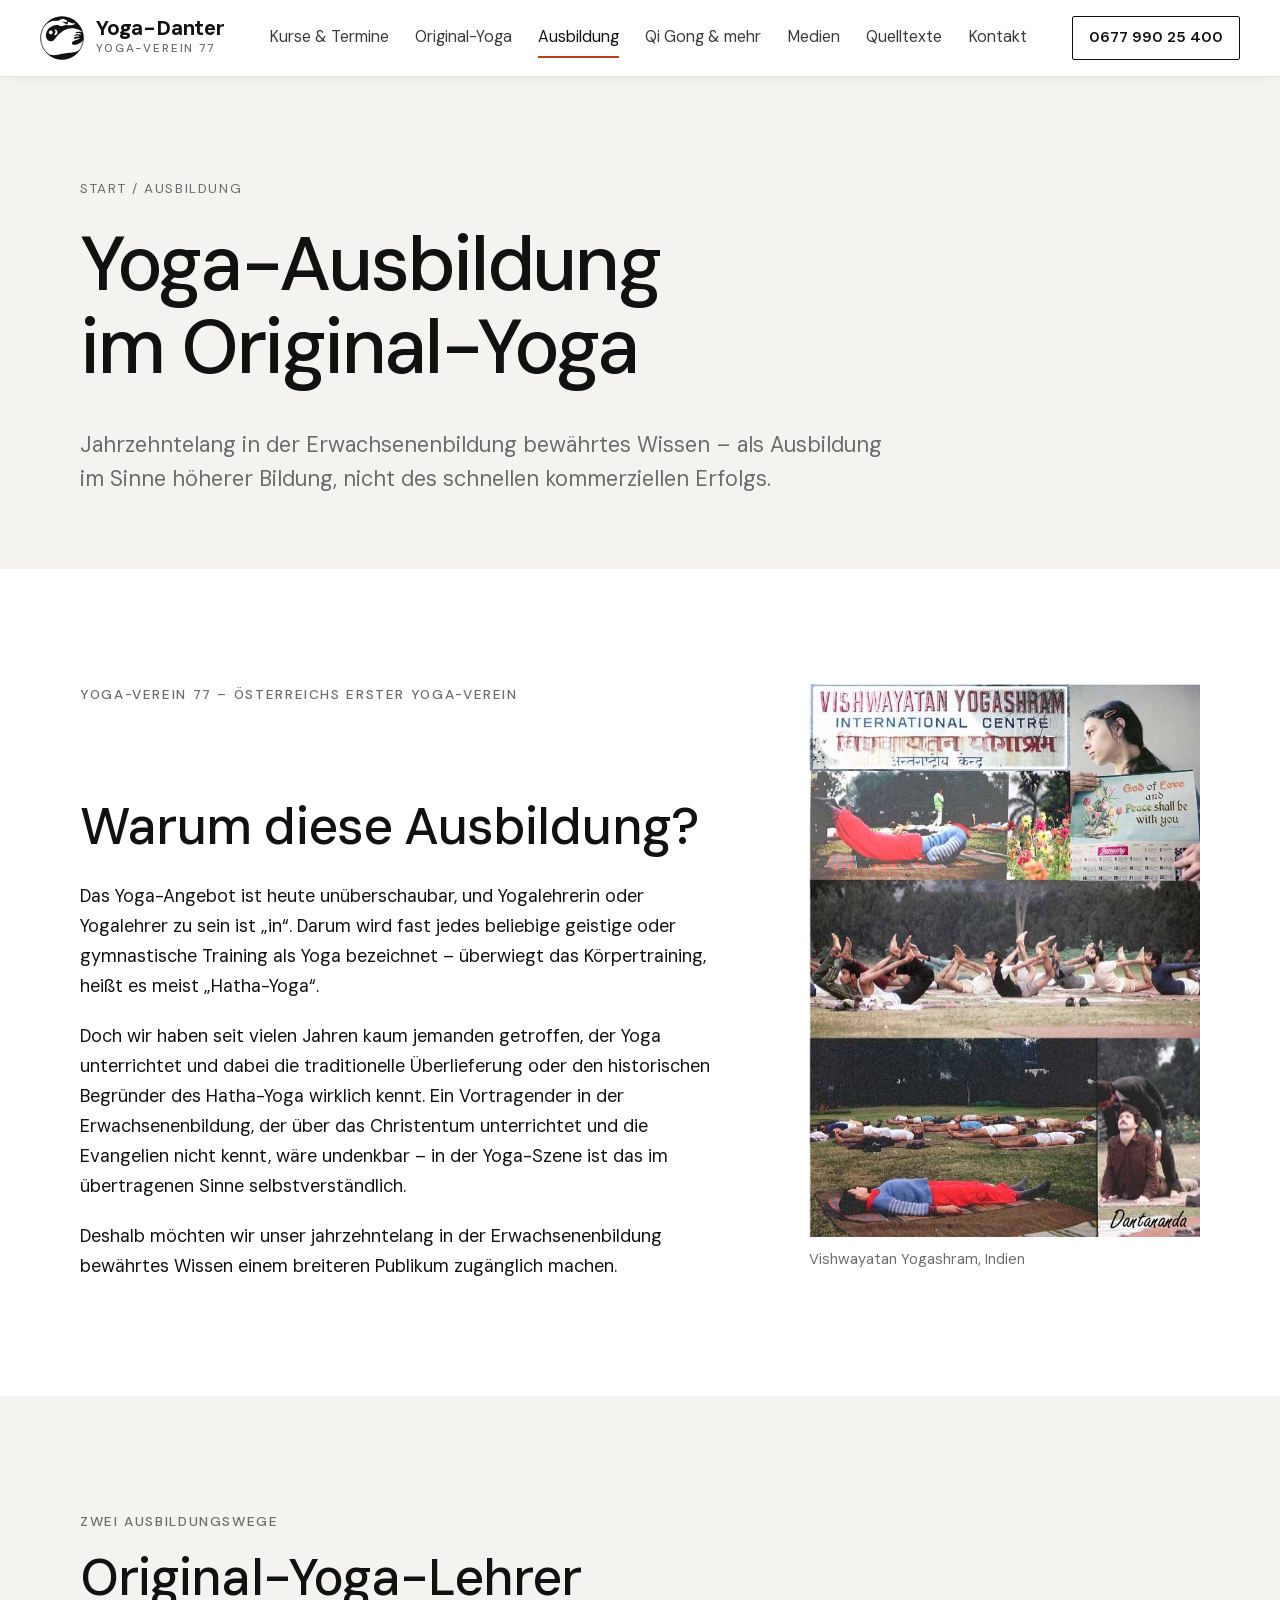
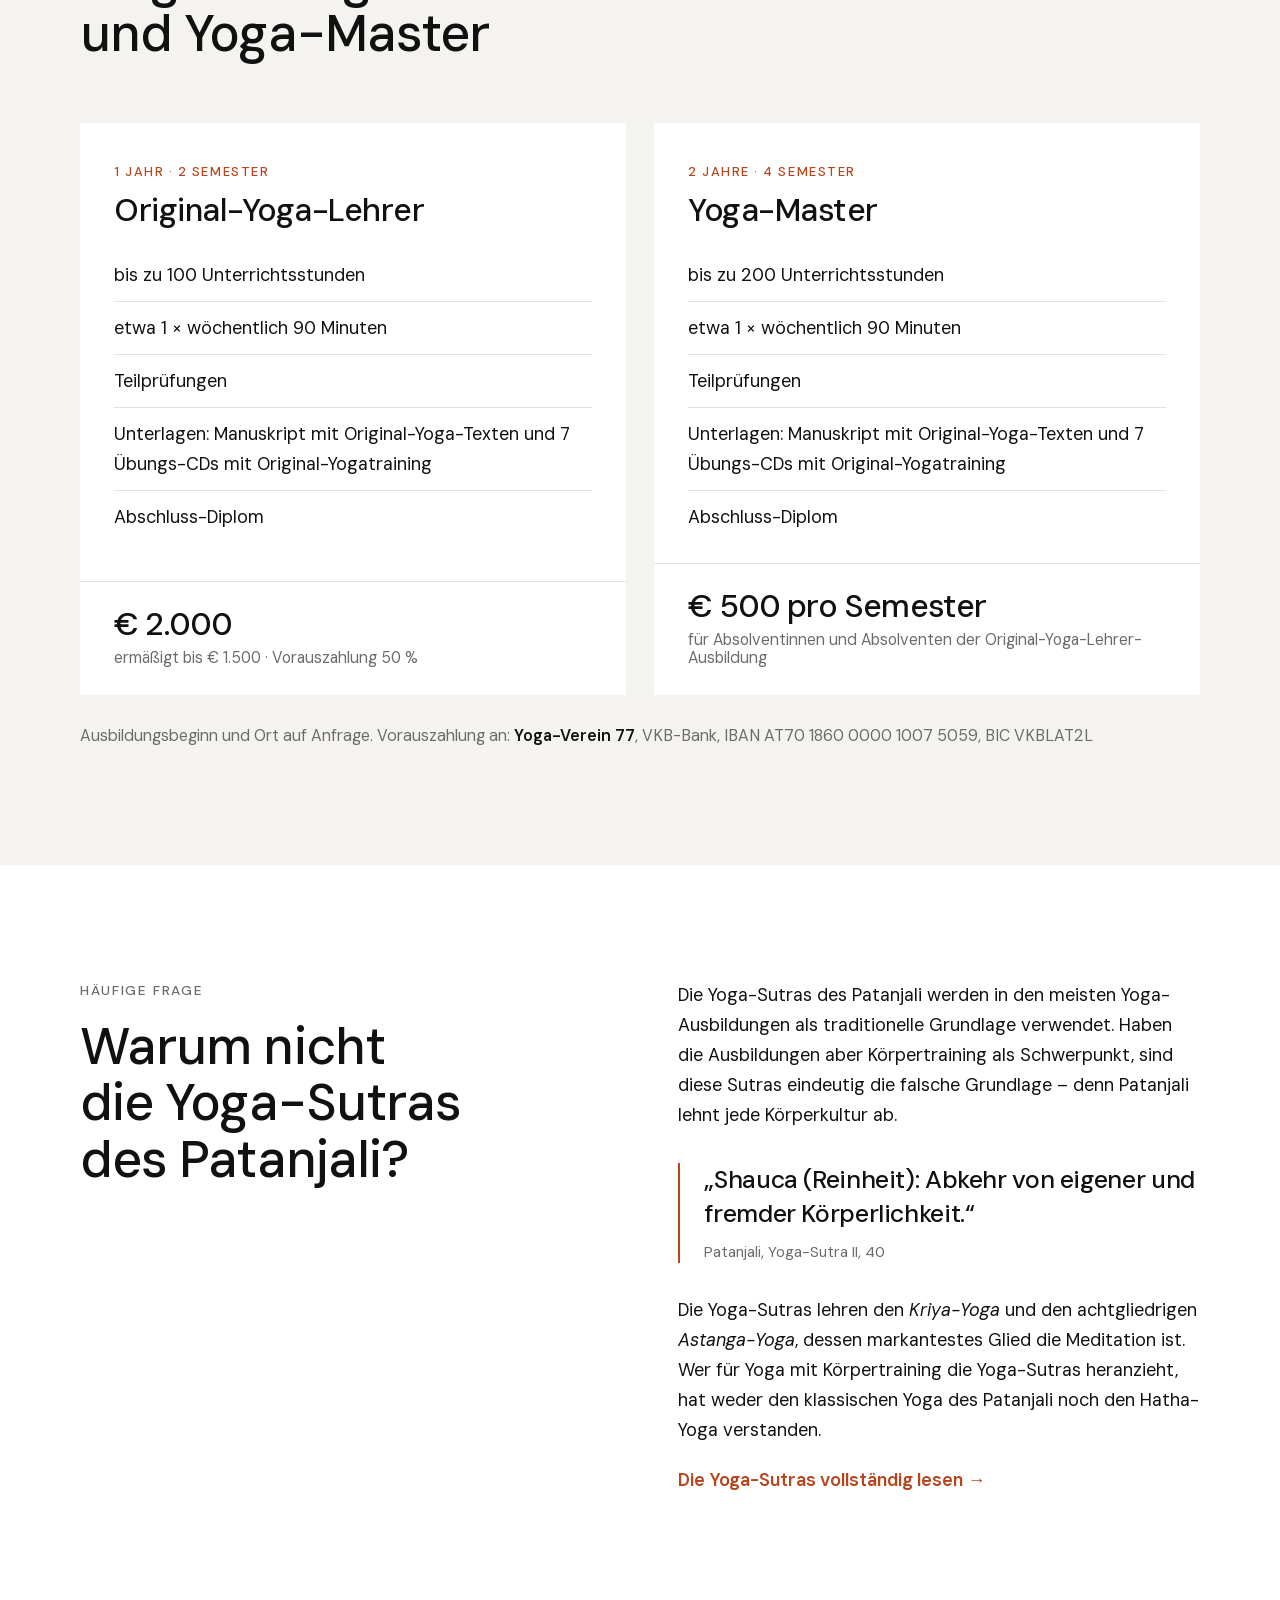
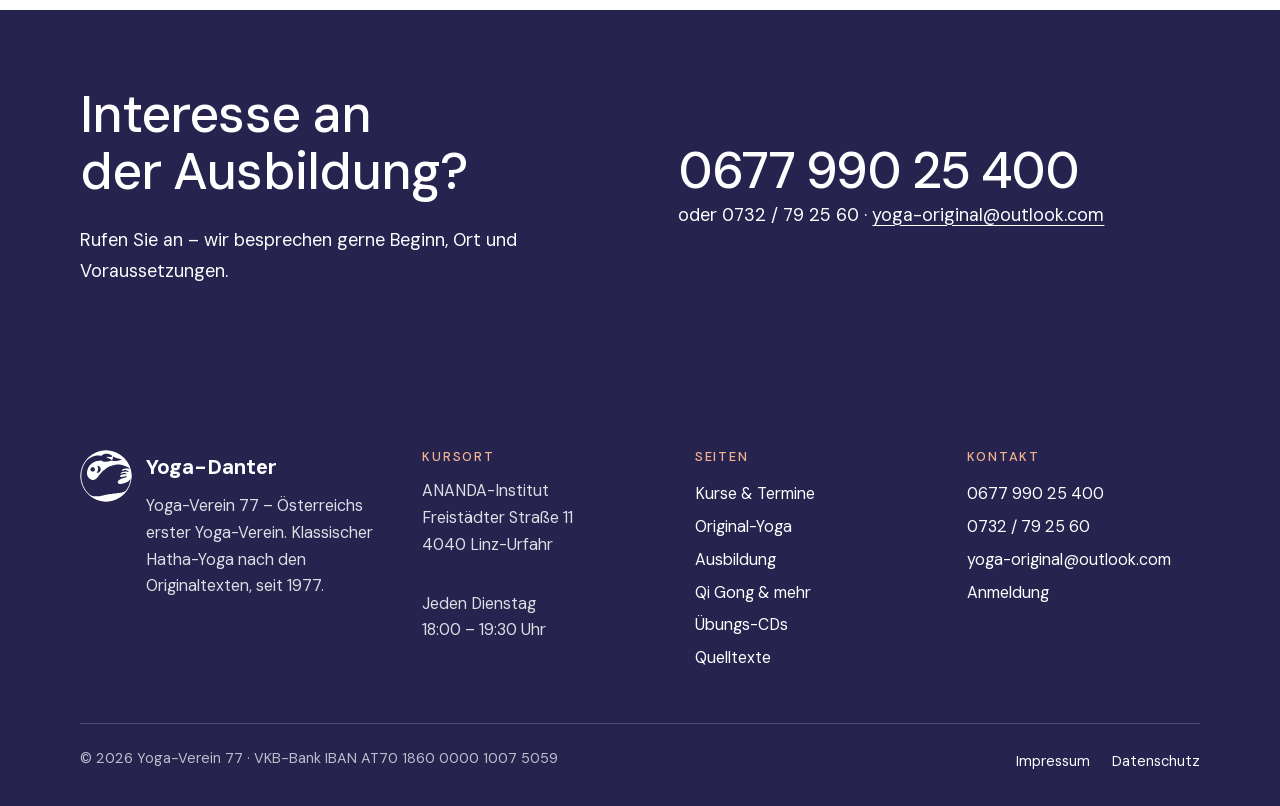
<file: ausbildung.html>
<!doctype html>
<html lang="de">
<head>
  <meta charset="utf-8">
  <meta name="viewport" content="width=device-width, initial-scale=1">
  <title>Yoga-Ausbildung · Yoga-Danter</title>
  <meta name="description" content="Ausbildung zum Original-Yoga-Lehrer (1 Jahr) und Yoga-Master (2 Jahre) beim Yoga-Verein 77 – mit Original-Texten, Übungs-CDs und Diplom.">
  <link rel="canonical" href="https://www.yoga-danter.at/ausbildung.html">
  <meta name="theme-color" content="#ffffff">
  <meta property="og:type" content="website">
  <meta property="og:locale" content="de_AT">
  <meta property="og:site_name" content="Yoga-Danter">
  <meta property="og:title" content="Yoga-Ausbildung · Yoga-Danter">
  <meta property="og:description" content="Ausbildung zum Original-Yoga-Lehrer (1 Jahr) und Yoga-Master (2 Jahre) beim Yoga-Verein 77 – mit Original-Texten, Übungs-CDs und Diplom.">
  <meta property="og:url" content="https://www.yoga-danter.at/ausbildung.html">
  <meta property="og:image" content="https://www.yoga-danter.at/assets/img/hauptplatz-virabhadrasana.jpg">
  <link rel="icon" href="assets/img/favicon.svg" type="image/svg+xml">
  <link rel="apple-touch-icon" href="assets/img/apple-touch-icon.png">
  <link rel="preload" href="assets/fonts/dm-sans-normal-latin.woff2" as="font" type="font/woff2" crossorigin>
  <link rel="stylesheet" href="assets/css/style.css">
</head>
<body>
<a class="skip-link" href="#inhalt">Zum Inhalt springen</a>

<header class="site-header">
  <div class="wrap">
    <a class="brand" href="index.html">
      <img src="assets/img/logo.svg" width="46" height="46" alt="">
      <span>
        <span class="brand__name">Yoga-Danter</span>
        <span class="brand__sub">Yoga-Verein 77</span>
      </span>
    </a>
    <nav class="nav" id="hauptnavigation" aria-label="Hauptnavigation">
      <ul>
        <li><a href="kurse.html">Kurse &amp; Termine</a></li>
        <li><a href="original-yoga.html">Original-Yoga</a></li>
        <li><a href="ausbildung.html" aria-current="page">Ausbildung</a></li>
        <li><a href="angebote.html">Qi Gong &amp; mehr</a></li>
        <li><a href="medien.html">Medien</a></li>
        <li><a href="texte.html">Quelltexte</a></li>
        <li><a href="kontakt.html">Kontakt</a></li>
      </ul>
    </nav>
    <a class="header-phone" href="tel:+4367799025400">0677 990 25 400</a>
    <button class="nav-toggle" type="button" aria-expanded="false" aria-controls="hauptnavigation">
      <span class="nav-toggle__bars" aria-hidden="true"></span>
      Menü
    </button>
  </div>
</header>

<main id="inhalt">
<header class="page-head">
  <div class="wrap">
    <nav class="breadcrumb" aria-label="Brotkrümel"><a href="index.html">Start</a> / Ausbildung</nav>
    <h1>Yoga-Ausbildung im Original-Yoga</h1>
    <p class="lead">Jahrzehntelang in der Erwachsenenbildung bewährtes Wissen – als Ausbildung im Sinne höherer Bildung, nicht des schnellen kommerziellen Erfolgs.</p>
  </div>
</header>

<section class="band" aria-labelledby="warum">
  <div class="wrap">
    <div class="split split--top split--wide-left">
      <div class="prose">
        <span class="tag">Yoga-Verein 77 – Österreichs erster Yoga-Verein</span>
        <h2 id="warum">Warum diese Ausbildung?</h2>
        <p>Das Yoga-Angebot ist heute unüberschaubar, und Yogalehrerin oder Yogalehrer zu sein ist „in“. Darum wird fast jedes beliebige geistige oder gymnastische Training als Yoga bezeichnet – überwiegt das Körpertraining, heißt es meist „Hatha-Yoga“.</p>
        <p>Doch wir haben seit vielen Jahren kaum jemanden getroffen, der Yoga unterrichtet und dabei die traditionelle Überlieferung oder den historischen Begründer des Hatha-Yoga wirklich kennt. Ein Vortragender in der Erwachsenenbildung, der über das Christentum unterrichtet und die Evangelien nicht kennt, wäre undenkbar – in der Yoga-Szene ist das im übertragenen Sinne selbstverständlich.</p>
        <p>Deshalb möchten wir unser jahrzehntelang in der Erwachsenenbildung bewährtes Wissen einem breiteren Publikum zugänglich machen.</p>
      </div>
      <figure class="photo">
        <img src="assets/img/vishwayatan-ashram.jpg" width="637" height="900" alt="Fotocollage aus dem Vishwayatan Yogashram in Indien: Schild des Ashrams, Gruppen beim Üben im Freien" loading="lazy">
        <figcaption>Vishwayatan Yogashram, Indien</figcaption>
      </figure>
    </div>
  </div>
</section>

<section class="band band--hell" aria-labelledby="programme">
  <div class="wrap">
    <div class="section__head">
      <span class="tag">Zwei Ausbildungswege</span>
      <h2 id="programme">Original-Yoga-Lehrer und Yoga-Master</h2>
    </div>
    <div class="programs">
      <article class="program">
        <div class="program__head">
          <span class="program__duration">1 Jahr · 2 Semester</span>
          <h3>Original-Yoga-Lehrer</h3>
        </div>
        <ul>
          <li>bis zu 100 Unterrichtsstunden</li>
          <li>etwa 1 × wöchentlich 90 Minuten</li>
          <li>Teilprüfungen</li>
          <li>Unterlagen: Manuskript mit Original-Yoga-Texten und 7 Übungs-CDs mit Original-Yogatraining</li>
          <li>Abschluss-Diplom</li>
        </ul>
        <p class="program__price">€&nbsp;2.000<small>ermäßigt bis €&nbsp;1.500 · Vorauszahlung 50&nbsp;%</small></p>
      </article>
      <article class="program">
        <div class="program__head">
          <span class="program__duration">2 Jahre · 4 Semester</span>
          <h3>Yoga-Master</h3>
        </div>
        <ul>
          <li>bis zu 200 Unterrichtsstunden</li>
          <li>etwa 1 × wöchentlich 90 Minuten</li>
          <li>Teilprüfungen</li>
          <li>Unterlagen: Manuskript mit Original-Yoga-Texten und 7 Übungs-CDs mit Original-Yogatraining</li>
          <li>Abschluss-Diplom</li>
        </ul>
        <p class="program__price">€&nbsp;500 pro Semester<small>für Absolventinnen und Absolventen der Original-Yoga-Lehrer-Ausbildung</small></p>
      </article>
    </div>
    <p class="payment">Ausbildungsbeginn und Ort auf Anfrage. Vorauszahlung an: <strong>Yoga-Verein 77</strong>, VKB-Bank, IBAN AT70 1860 0000 1007 5059, BIC VKBLAT2L</p>
  </div>
</section>

<section class="band" aria-labelledby="patanjali">
  <div class="wrap">
    <div class="split split--top">
      <div>
        <span class="tag">Häufige Frage</span>
        <h2 id="patanjali">Warum nicht die Yoga-Sutras des Patanjali?</h2>
      </div>
      <div class="prose">
        <p>Die Yoga-Sutras des Patanjali werden in den meisten Yoga-Ausbildungen als traditionelle Grundlage verwendet. Haben die Ausbildungen aber Körpertraining als Schwerpunkt, sind diese Sutras eindeutig die falsche Grundlage – denn Patanjali lehnt jede Körperkultur ab.</p>
        <blockquote class="pullquote">„Shauca (Reinheit): Abkehr von eigener und fremder Körperlichkeit.“<cite>Patanjali, Yoga-Sutra II, 40</cite></blockquote>
        <p>Die Yoga-Sutras lehren den <span class="sa">Kriya-Yoga</span> und den achtgliedrigen <span class="sa">Astanga-Yoga</span>, dessen markantestes Glied die Meditation ist. Wer für Yoga mit Körpertraining die Yoga-Sutras heranzieht, hat weder den klassischen Yoga des Patanjali noch den Hatha-Yoga verstanden.</p>
        <a class="link-arrow" href="texte.html#patanjali">Die Yoga-Sutras vollständig lesen</a>
      </div>
    </div>
  </div>
</section>

<section class="band band--dunkel band--tight" aria-labelledby="ausbildung-kontakt">
  <div class="wrap">
    <div class="split">
      <div>
        <h2 id="ausbildung-kontakt">Interesse an der Ausbildung?</h2>
        <p>Rufen Sie an – wir besprechen gerne Beginn, Ort und Voraussetzungen.</p>
      </div>
      <div>
        <a class="big-phone" href="tel:+4367799025400">0677 990 25 400</a>
        <p class="mt-0">oder 0732 / 79 25 60 · <a href="mailto:yoga-original@outlook.com">yoga-original@outlook.com</a></p>
      </div>
    </div>
  </div>
</section>
</main>

<footer class="site-footer">
  <div class="wrap">
    <div class="footer__grid">
      <div>
        <div class="footer__brand">
          <img src="assets/img/logo-hell.svg" width="52" height="52" alt="">
          <div>
            <strong>Yoga-Danter</strong>
            Yoga-Verein 77 – Österreichs erster Yoga-Verein. Klassischer Hatha-Yoga nach den Originaltexten, seit 1977.
          </div>
        </div>
      </div>
      <div>
        <h2>Kursort</h2>
        <address>
          ANANDA-Institut<br>
          Freistädter Straße 11<br>
          4040 Linz-Urfahr
        </address>
        <p class="mt-2">Jeden Dienstag<br>18:00 – 19:30 Uhr</p>
      </div>
      <div>
        <h2>Seiten</h2>
        <ul>
          <li><a href="kurse.html">Kurse &amp; Termine</a></li>
          <li><a href="original-yoga.html">Original-Yoga</a></li>
          <li><a href="ausbildung.html">Ausbildung</a></li>
          <li><a href="angebote.html">Qi Gong &amp; mehr</a></li>
          <li><a href="medien.html">Übungs-CDs</a></li>
          <li><a href="texte.html">Quelltexte</a></li>
        </ul>
      </div>
      <div>
        <h2>Kontakt</h2>
        <ul>
          <li><a href="tel:+4367799025400">0677 990 25 400</a></li>
          <li><a href="tel:+43732792560">0732 / 79 25 60</a></li>
          <li><a href="mailto:yoga-original@outlook.com">yoga-original@outlook.com</a></li>
          <li><a href="kontakt.html">Anmeldung</a></li>
        </ul>
      </div>
    </div>
    <div class="footer__bottom">
      <span>© <span data-year>2026</span> Yoga-Verein 77 · VKB-Bank IBAN AT70 1860 0000 1007 5059</span>
      <ul>
        <li><a href="impressum.html">Impressum</a></li>
        <li><a href="impressum.html#datenschutz">Datenschutz</a></li>
      </ul>
    </div>
  </div>
</footer>

<script src="assets/js/main.js" defer></script>
</body>
</html>
</file>
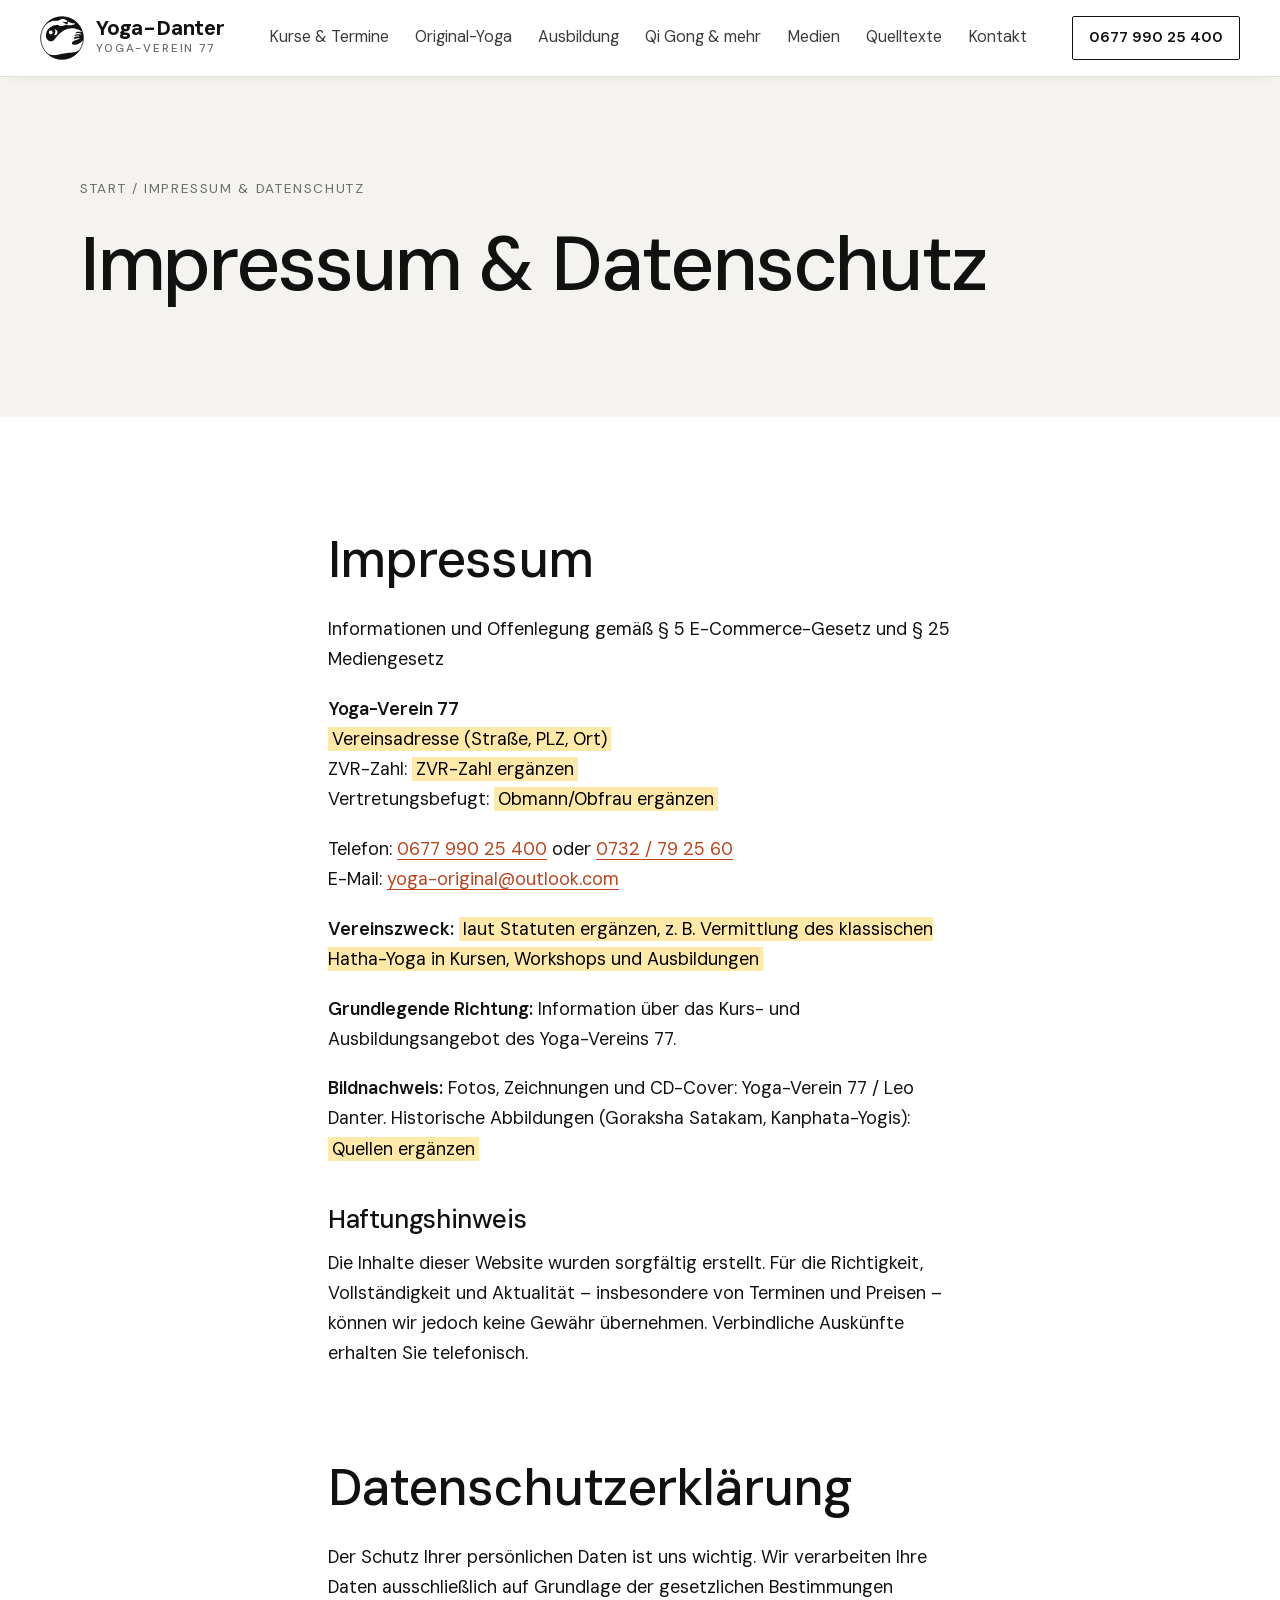
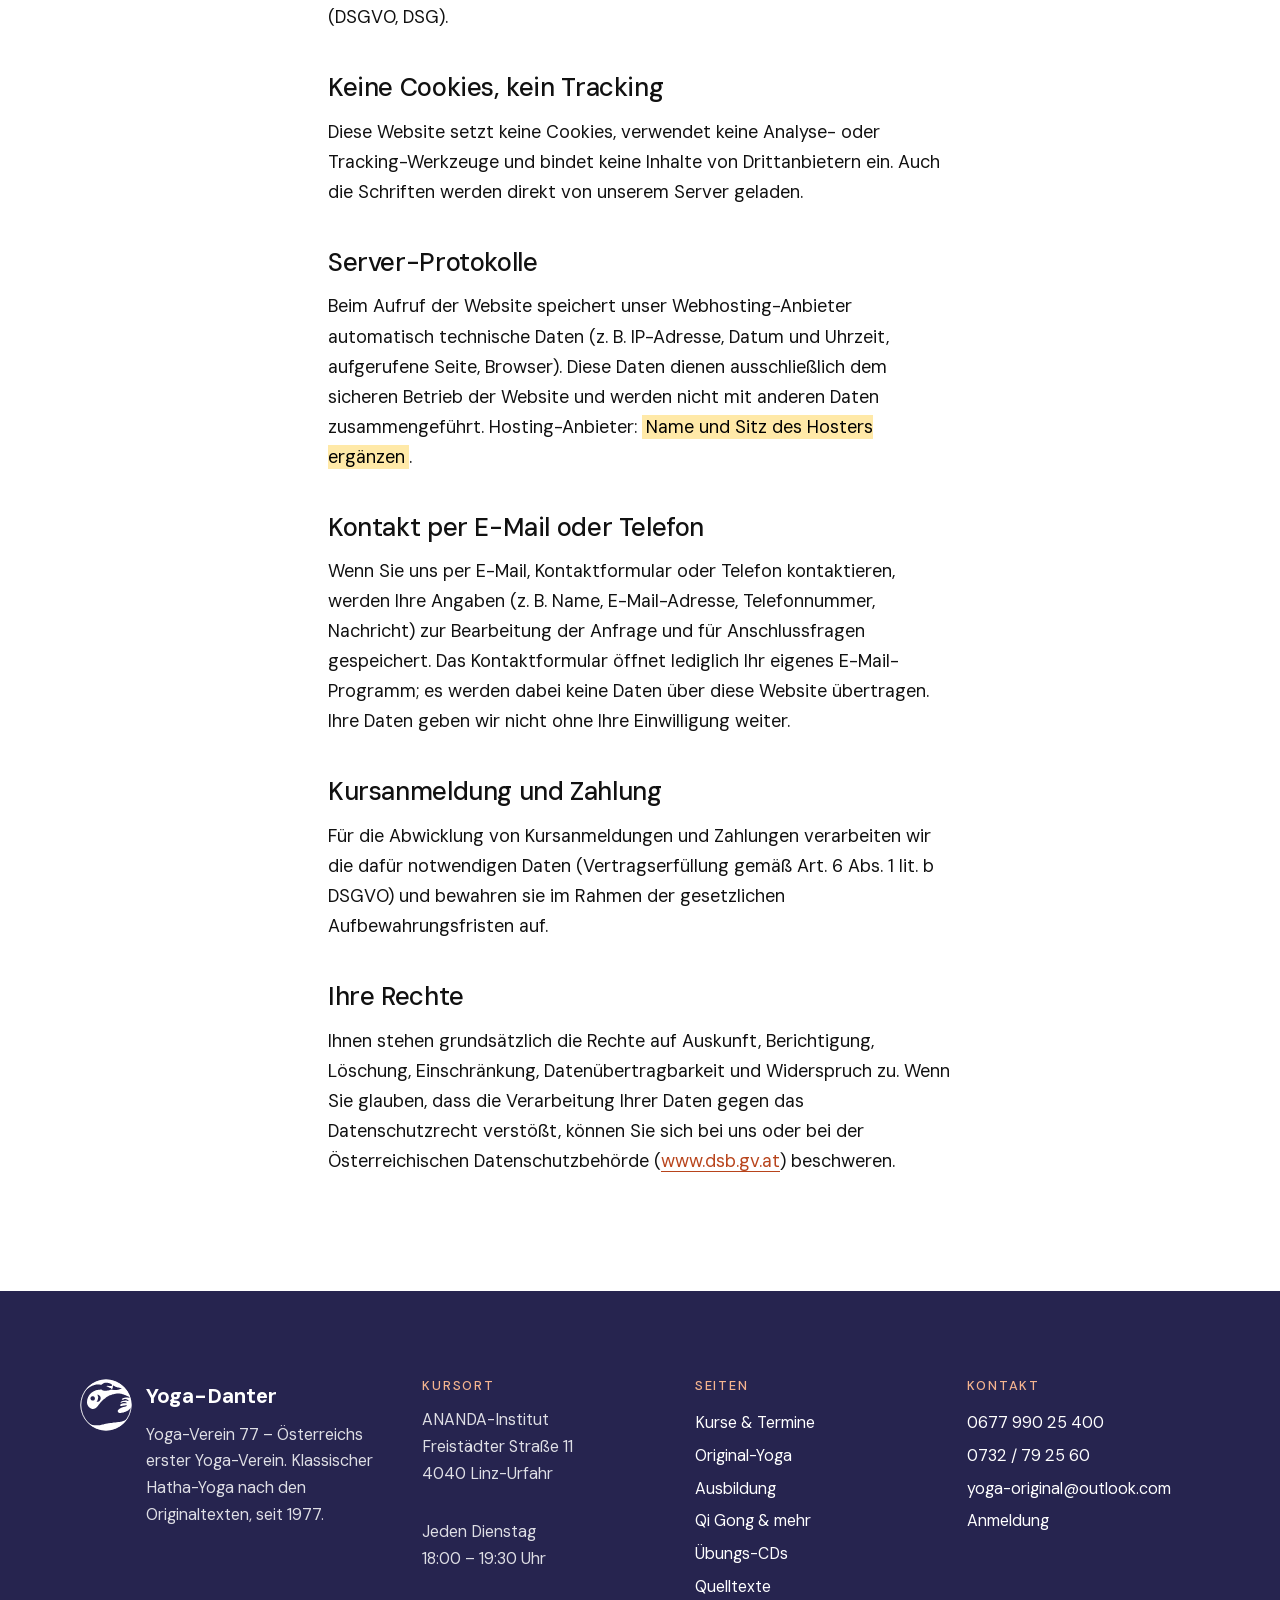
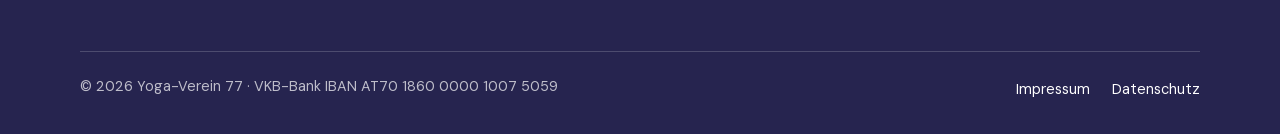
<file: impressum.html>
<!doctype html>
<html lang="de">
<head>
  <meta charset="utf-8">
  <meta name="viewport" content="width=device-width, initial-scale=1">
  <title>Impressum &amp; Datenschutz · Yoga-Danter</title>
  <meta name="description" content="Impressum und Datenschutzerklärung des Yoga-Vereins 77.">
  <link rel="canonical" href="https://www.yoga-danter.at/impressum.html">
  <meta name="theme-color" content="#ffffff">
  <meta property="og:type" content="website">
  <meta property="og:locale" content="de_AT">
  <meta property="og:site_name" content="Yoga-Danter">
  <meta property="og:title" content="Impressum &amp; Datenschutz · Yoga-Danter">
  <meta property="og:description" content="Impressum und Datenschutzerklärung des Yoga-Vereins 77.">
  <meta property="og:url" content="https://www.yoga-danter.at/impressum.html">
  <meta property="og:image" content="https://www.yoga-danter.at/assets/img/hauptplatz-virabhadrasana.jpg">
  <link rel="icon" href="assets/img/favicon.svg" type="image/svg+xml">
  <link rel="apple-touch-icon" href="assets/img/apple-touch-icon.png">
  <link rel="preload" href="assets/fonts/dm-sans-normal-latin.woff2" as="font" type="font/woff2" crossorigin>
  <link rel="stylesheet" href="assets/css/style.css">
</head>
<body>
<a class="skip-link" href="#inhalt">Zum Inhalt springen</a>

<header class="site-header">
  <div class="wrap">
    <a class="brand" href="index.html">
      <img src="assets/img/logo.svg" width="46" height="46" alt="">
      <span>
        <span class="brand__name">Yoga-Danter</span>
        <span class="brand__sub">Yoga-Verein 77</span>
      </span>
    </a>
    <nav class="nav" id="hauptnavigation" aria-label="Hauptnavigation">
      <ul>
        <li><a href="kurse.html">Kurse &amp; Termine</a></li>
        <li><a href="original-yoga.html">Original-Yoga</a></li>
        <li><a href="ausbildung.html">Ausbildung</a></li>
        <li><a href="angebote.html">Qi Gong &amp; mehr</a></li>
        <li><a href="medien.html">Medien</a></li>
        <li><a href="texte.html">Quelltexte</a></li>
        <li><a href="kontakt.html">Kontakt</a></li>
      </ul>
    </nav>
    <a class="header-phone" href="tel:+4367799025400">0677 990 25 400</a>
    <button class="nav-toggle" type="button" aria-expanded="false" aria-controls="hauptnavigation">
      <span class="nav-toggle__bars" aria-hidden="true"></span>
      Menü
    </button>
  </div>
</header>

<main id="inhalt">
<header class="page-head">
  <div class="wrap">
    <nav class="breadcrumb" aria-label="Brotkrümel"><a href="index.html">Start</a> / Impressum &amp; Datenschutz</nav>
    <h1>Impressum &amp; Datenschutz</h1>
  </div>
</header>

<!-- VOR VERÖFFENTLICHUNG: gelb markierte Angaben ergänzen und von der Vereinsleitung prüfen lassen. -->
<section class="band">
  <div class="wrap wrap--narrow prose">
    <h2>Impressum</h2>
    <p>Informationen und Offenlegung gemäß § 5 E-Commerce-Gesetz und § 25 Mediengesetz</p>
    <p><strong>Yoga-Verein 77</strong><br>
      <mark class="todo">Vereinsadresse (Straße, PLZ, Ort)</mark><br>
      ZVR-Zahl: <mark class="todo">ZVR-Zahl ergänzen</mark><br>
      Vertretungsbefugt: <mark class="todo">Obmann/Obfrau ergänzen</mark></p>
    <p>Telefon: <a href="tel:+4367799025400">0677 990 25 400</a> oder <a href="tel:+43732792560">0732 / 79 25 60</a><br>
      E-Mail: <a href="mailto:yoga-original@outlook.com">yoga-original@outlook.com</a></p>
    <p><strong>Vereinszweck:</strong> <mark class="todo">laut Statuten ergänzen, z. B. Vermittlung des klassischen Hatha-Yoga in Kursen, Workshops und Ausbildungen</mark></p>
    <p><strong>Grundlegende Richtung:</strong> Information über das Kurs- und Ausbildungsangebot des Yoga-Vereins 77.</p>
    <p><strong>Bildnachweis:</strong> Fotos, Zeichnungen und CD-Cover: Yoga-Verein 77 / Leo Danter. Historische Abbildungen (Goraksha Satakam, Kanphata-Yogis): <mark class="todo">Quellen ergänzen</mark></p>

    <h3>Haftungshinweis</h3>
    <p>Die Inhalte dieser Website wurden sorgfältig erstellt. Für die Richtigkeit, Vollständigkeit und Aktualität – insbesondere von Terminen und Preisen – können wir jedoch keine Gewähr übernehmen. Verbindliche Auskünfte erhalten Sie telefonisch.</p>

    <h2 id="datenschutz">Datenschutzerklärung</h2>
    <p>Der Schutz Ihrer persönlichen Daten ist uns wichtig. Wir verarbeiten Ihre Daten ausschließlich auf Grundlage der gesetzlichen Bestimmungen (DSGVO, DSG).</p>

    <h3>Keine Cookies, kein Tracking</h3>
    <p>Diese Website setzt keine Cookies, verwendet keine Analyse- oder Tracking-Werkzeuge und bindet keine Inhalte von Drittanbietern ein. Auch die Schriften werden direkt von unserem Server geladen.</p>

    <h3>Server-Protokolle</h3>
    <p>Beim Aufruf der Website speichert unser Webhosting-Anbieter automatisch technische Daten (z. B. IP-Adresse, Datum und Uhrzeit, aufgerufene Seite, Browser). Diese Daten dienen ausschließlich dem sicheren Betrieb der Website und werden nicht mit anderen Daten zusammengeführt. Hosting-Anbieter: <mark class="todo">Name und Sitz des Hosters ergänzen</mark>.</p>

    <h3>Kontakt per E-Mail oder Telefon</h3>
    <p>Wenn Sie uns per E-Mail, Kontaktformular oder Telefon kontaktieren, werden Ihre Angaben (z. B. Name, E-Mail-Adresse, Telefonnummer, Nachricht) zur Bearbeitung der Anfrage und für Anschlussfragen gespeichert. Das Kontaktformular öffnet lediglich Ihr eigenes E-Mail-Programm; es werden dabei keine Daten über diese Website übertragen. Ihre Daten geben wir nicht ohne Ihre Einwilligung weiter.</p>

    <h3>Kursanmeldung und Zahlung</h3>
    <p>Für die Abwicklung von Kursanmeldungen und Zahlungen verarbeiten wir die dafür notwendigen Daten (Vertragserfüllung gemäß Art. 6 Abs. 1 lit. b DSGVO) und bewahren sie im Rahmen der gesetzlichen Aufbewahrungsfristen auf.</p>

    <h3>Ihre Rechte</h3>
    <p>Ihnen stehen grundsätzlich die Rechte auf Auskunft, Berichtigung, Löschung, Einschränkung, Datenübertragbarkeit und Widerspruch zu. Wenn Sie glauben, dass die Verarbeitung Ihrer Daten gegen das Datenschutzrecht verstößt, können Sie sich bei uns oder bei der Österreichischen Datenschutzbehörde (<a href="https://www.dsb.gv.at" target="_blank" rel="noopener">www.dsb.gv.at</a>) beschweren.</p>
  </div>
</section>
</main>

<footer class="site-footer">
  <div class="wrap">
    <div class="footer__grid">
      <div>
        <div class="footer__brand">
          <img src="assets/img/logo-hell.svg" width="52" height="52" alt="">
          <div>
            <strong>Yoga-Danter</strong>
            Yoga-Verein 77 – Österreichs erster Yoga-Verein. Klassischer Hatha-Yoga nach den Originaltexten, seit 1977.
          </div>
        </div>
      </div>
      <div>
        <h2>Kursort</h2>
        <address>
          ANANDA-Institut<br>
          Freistädter Straße 11<br>
          4040 Linz-Urfahr
        </address>
        <p class="mt-2">Jeden Dienstag<br>18:00 – 19:30 Uhr</p>
      </div>
      <div>
        <h2>Seiten</h2>
        <ul>
          <li><a href="kurse.html">Kurse &amp; Termine</a></li>
          <li><a href="original-yoga.html">Original-Yoga</a></li>
          <li><a href="ausbildung.html">Ausbildung</a></li>
          <li><a href="angebote.html">Qi Gong &amp; mehr</a></li>
          <li><a href="medien.html">Übungs-CDs</a></li>
          <li><a href="texte.html">Quelltexte</a></li>
        </ul>
      </div>
      <div>
        <h2>Kontakt</h2>
        <ul>
          <li><a href="tel:+4367799025400">0677 990 25 400</a></li>
          <li><a href="tel:+43732792560">0732 / 79 25 60</a></li>
          <li><a href="mailto:yoga-original@outlook.com">yoga-original@outlook.com</a></li>
          <li><a href="kontakt.html">Anmeldung</a></li>
        </ul>
      </div>
    </div>
    <div class="footer__bottom">
      <span>© <span data-year>2026</span> Yoga-Verein 77 · VKB-Bank IBAN AT70 1860 0000 1007 5059</span>
      <ul>
        <li><a href="impressum.html">Impressum</a></li>
        <li><a href="impressum.html#datenschutz">Datenschutz</a></li>
      </ul>
    </div>
  </div>
</footer>

<script src="assets/js/main.js" defer></script>
</body>
</html>
</file>
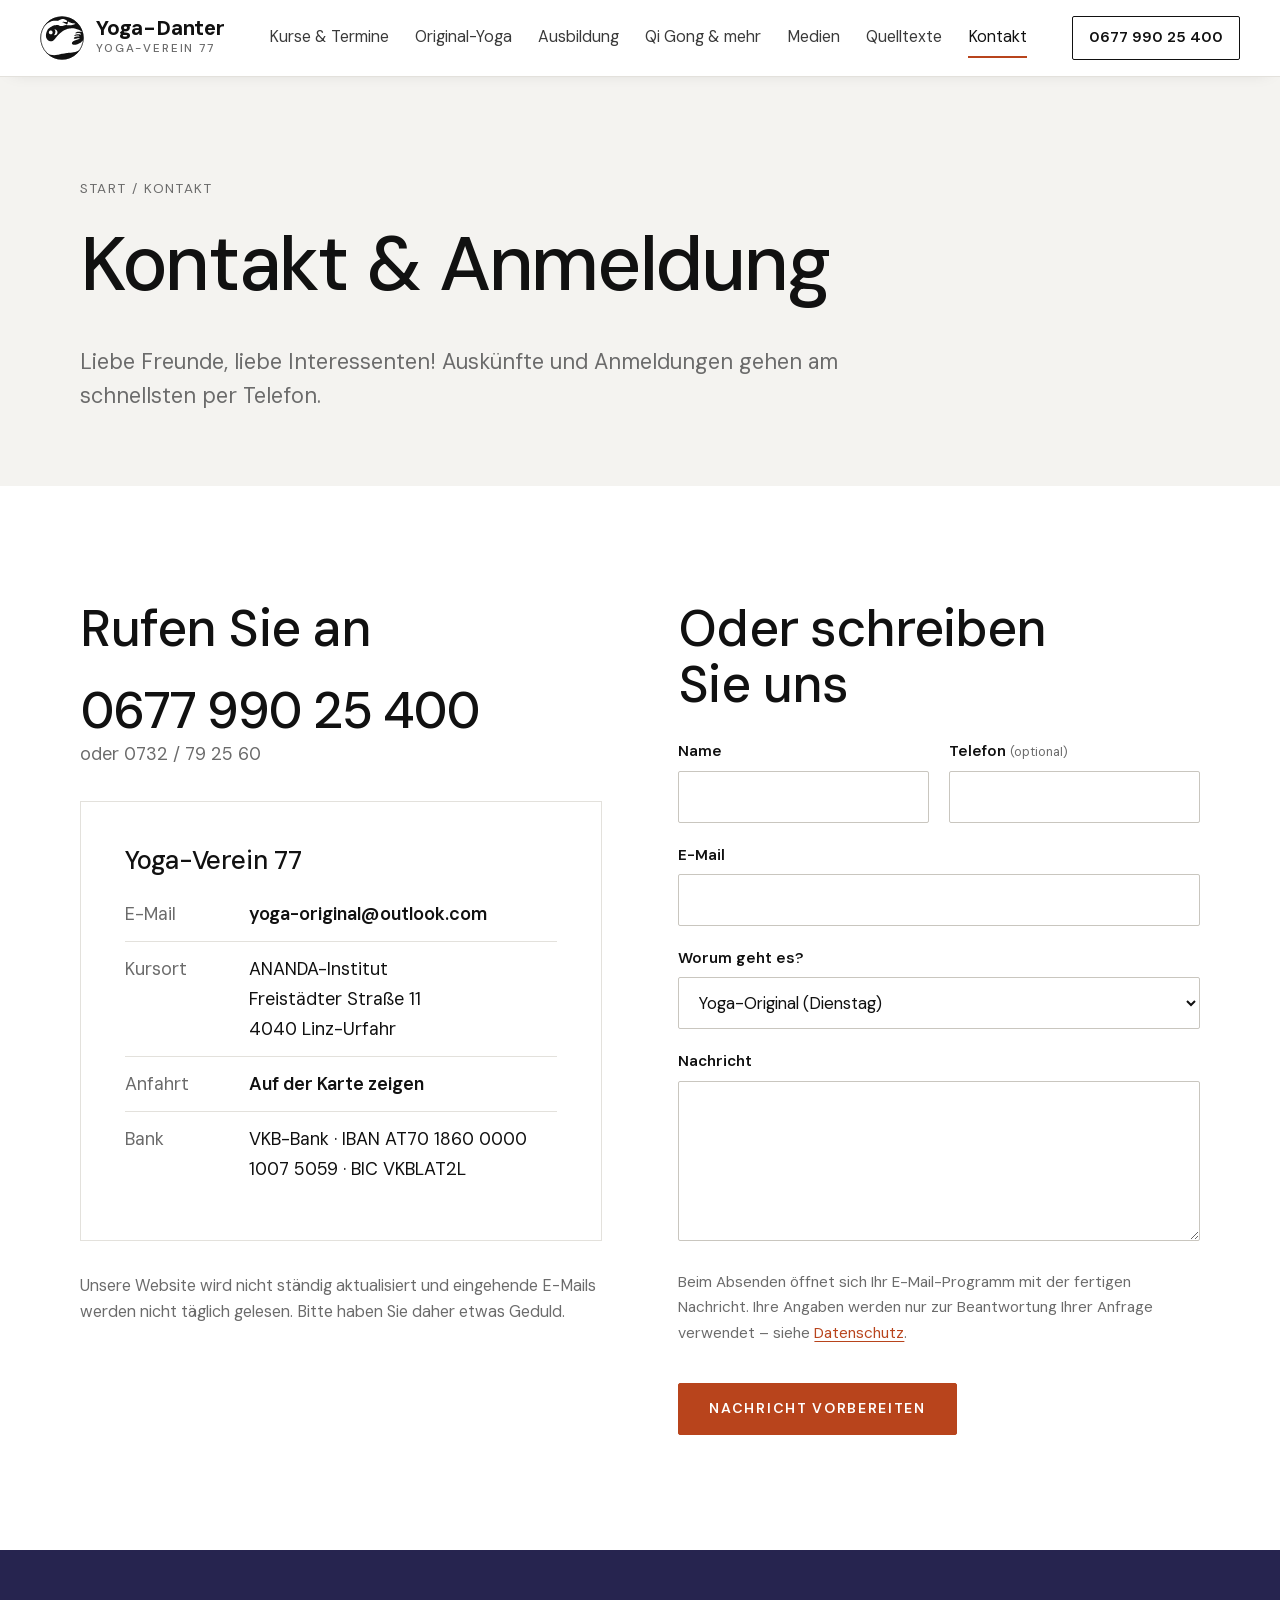
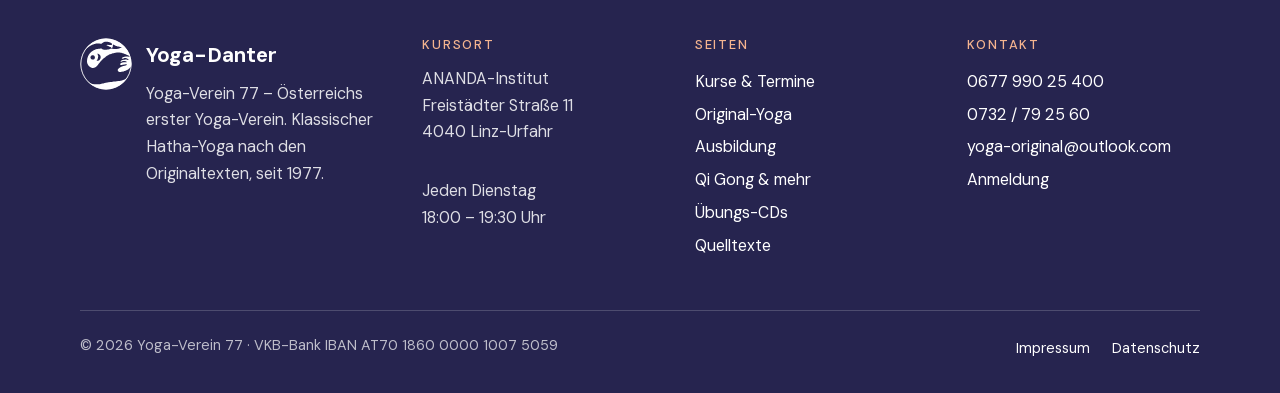
<file: kontakt.html>
<!doctype html>
<html lang="de">
<head>
  <meta charset="utf-8">
  <meta name="viewport" content="width=device-width, initial-scale=1">
  <title>Kontakt &amp; Anmeldung · Yoga-Danter</title>
  <meta name="description" content="Anmeldung und Auskunft: Tel. 0677 990 25 400 oder 0732 79 25 60, E-Mail yoga-original@outlook.com. ANANDA-Institut, Freistädter Straße 11, Linz.">
  <link rel="canonical" href="https://www.yoga-danter.at/kontakt.html">
  <meta name="theme-color" content="#ffffff">
  <meta property="og:type" content="website">
  <meta property="og:locale" content="de_AT">
  <meta property="og:site_name" content="Yoga-Danter">
  <meta property="og:title" content="Kontakt &amp; Anmeldung · Yoga-Danter">
  <meta property="og:description" content="Anmeldung und Auskunft: Tel. 0677 990 25 400 oder 0732 79 25 60, E-Mail yoga-original@outlook.com. ANANDA-Institut, Freistädter Straße 11, Linz.">
  <meta property="og:url" content="https://www.yoga-danter.at/kontakt.html">
  <meta property="og:image" content="https://www.yoga-danter.at/assets/img/hauptplatz-virabhadrasana.jpg">
  <link rel="icon" href="assets/img/favicon.svg" type="image/svg+xml">
  <link rel="apple-touch-icon" href="assets/img/apple-touch-icon.png">
  <link rel="preload" href="assets/fonts/dm-sans-normal-latin.woff2" as="font" type="font/woff2" crossorigin>
  <link rel="stylesheet" href="assets/css/style.css">
</head>
<body>
<a class="skip-link" href="#inhalt">Zum Inhalt springen</a>

<header class="site-header">
  <div class="wrap">
    <a class="brand" href="index.html">
      <img src="assets/img/logo.svg" width="46" height="46" alt="">
      <span>
        <span class="brand__name">Yoga-Danter</span>
        <span class="brand__sub">Yoga-Verein 77</span>
      </span>
    </a>
    <nav class="nav" id="hauptnavigation" aria-label="Hauptnavigation">
      <ul>
        <li><a href="kurse.html">Kurse &amp; Termine</a></li>
        <li><a href="original-yoga.html">Original-Yoga</a></li>
        <li><a href="ausbildung.html">Ausbildung</a></li>
        <li><a href="angebote.html">Qi Gong &amp; mehr</a></li>
        <li><a href="medien.html">Medien</a></li>
        <li><a href="texte.html">Quelltexte</a></li>
        <li><a href="kontakt.html" aria-current="page">Kontakt</a></li>
      </ul>
    </nav>
    <a class="header-phone" href="tel:+4367799025400">0677 990 25 400</a>
    <button class="nav-toggle" type="button" aria-expanded="false" aria-controls="hauptnavigation">
      <span class="nav-toggle__bars" aria-hidden="true"></span>
      Menü
    </button>
  </div>
</header>

<main id="inhalt">
<header class="page-head">
  <div class="wrap">
    <nav class="breadcrumb" aria-label="Brotkrümel"><a href="index.html">Start</a> / Kontakt</nav>
    <h1>Kontakt &amp; Anmeldung</h1>
    <p class="lead">Liebe Freunde, liebe Interessenten! Auskünfte und Anmeldungen gehen am schnellsten per Telefon.</p>
  </div>
</header>

<section class="band">
  <div class="wrap">
    <div class="split split--top">
      <div>
        <h2>Rufen Sie an</h2>
        <a class="big-phone" href="tel:+4367799025400">0677 990 25 400</a>
        <p class="muted mt-0">oder 0732 / 79 25 60</p>

        <div class="card mt-2">
          <h3>Yoga-Verein 77</h3>
          <ul class="contact-list">
            <li><span>E-Mail</span><a href="mailto:yoga-original@outlook.com">yoga-original@outlook.com</a></li>
            <li><span>Kursort</span><span>ANANDA-Institut<br>Freistädter Straße 11<br>4040 Linz-Urfahr</span></li>
            <li><span>Anfahrt</span><a href="https://www.openstreetmap.org/search?query=Freist%C3%A4dter%20Stra%C3%9Fe%2011%2C%204040%20Linz" target="_blank" rel="noopener">Auf der Karte zeigen</a></li>
            <li><span>Bank</span><span>VKB-Bank · IBAN AT70 1860 0000 1007 5059 · BIC VKBLAT2L</span></li>
          </ul>
        </div>
        <p class="small muted mt-2">Unsere Website wird nicht ständig aktualisiert und eingehende E-Mails werden nicht täglich gelesen. Bitte haben Sie daher etwas Geduld.</p>
      </div>

      <div>
        <h2>Oder schreiben Sie uns</h2>
        <form class="form" action="mailto:yoga-original@outlook.com" method="post" enctype="text/plain" data-mail-form="yoga-original@outlook.com">
          <div class="form__row">
            <div class="field">
              <label for="f-name">Name</label>
              <input id="f-name" name="name" type="text" autocomplete="name" required>
            </div>
            <div class="field">
              <label for="f-tel">Telefon <small>(optional)</small></label>
              <input id="f-tel" name="telefon" type="tel" autocomplete="tel">
            </div>
          </div>
          <div class="field">
            <label for="f-mail">E-Mail</label>
            <input id="f-mail" name="email" type="email" autocomplete="email" required>
          </div>
          <div class="field">
            <label for="f-kurs">Worum geht es?</label>
            <select id="f-kurs" name="kurs">
              <option>Yoga-Original (Dienstag)</option>
              <option>Qi Gong &amp; Yoga</option>
              <option>Angebot des Monats (beide Kurse)</option>
              <option>Atem-Training</option>
              <option>Yoga-Ausbildung</option>
              <option>Meditatives Bogenschießen</option>
              <option>Übungs-CDs</option>
              <option>Sonstiges</option>
            </select>
          </div>
          <div class="field">
            <label for="f-msg">Nachricht</label>
            <textarea id="f-msg" name="nachricht" required></textarea>
          </div>
          <p class="form__hint">Beim Absenden öffnet sich Ihr E-Mail-Programm mit der fertigen Nachricht. Ihre Angaben werden nur zur Beantwortung Ihrer Anfrage verwendet – siehe <a href="impressum.html#datenschutz">Datenschutz</a>.</p>
          <p class="form__status" role="status" hidden>Ihr E-Mail-Programm sollte sich jetzt geöffnet haben. Falls nicht, schreiben Sie bitte direkt an <a href="mailto:yoga-original@outlook.com">yoga-original@outlook.com</a>.</p>
          <div><button class="btn" type="submit">Nachricht vorbereiten</button></div>
        </form>
      </div>
    </div>
  </div>
</section>
</main>

<footer class="site-footer">
  <div class="wrap">
    <div class="footer__grid">
      <div>
        <div class="footer__brand">
          <img src="assets/img/logo-hell.svg" width="52" height="52" alt="">
          <div>
            <strong>Yoga-Danter</strong>
            Yoga-Verein 77 – Österreichs erster Yoga-Verein. Klassischer Hatha-Yoga nach den Originaltexten, seit 1977.
          </div>
        </div>
      </div>
      <div>
        <h2>Kursort</h2>
        <address>
          ANANDA-Institut<br>
          Freistädter Straße 11<br>
          4040 Linz-Urfahr
        </address>
        <p class="mt-2">Jeden Dienstag<br>18:00 – 19:30 Uhr</p>
      </div>
      <div>
        <h2>Seiten</h2>
        <ul>
          <li><a href="kurse.html">Kurse &amp; Termine</a></li>
          <li><a href="original-yoga.html">Original-Yoga</a></li>
          <li><a href="ausbildung.html">Ausbildung</a></li>
          <li><a href="angebote.html">Qi Gong &amp; mehr</a></li>
          <li><a href="medien.html">Übungs-CDs</a></li>
          <li><a href="texte.html">Quelltexte</a></li>
        </ul>
      </div>
      <div>
        <h2>Kontakt</h2>
        <ul>
          <li><a href="tel:+4367799025400">0677 990 25 400</a></li>
          <li><a href="tel:+43732792560">0732 / 79 25 60</a></li>
          <li><a href="mailto:yoga-original@outlook.com">yoga-original@outlook.com</a></li>
          <li><a href="kontakt.html">Anmeldung</a></li>
        </ul>
      </div>
    </div>
    <div class="footer__bottom">
      <span>© <span data-year>2026</span> Yoga-Verein 77 · VKB-Bank IBAN AT70 1860 0000 1007 5059</span>
      <ul>
        <li><a href="impressum.html">Impressum</a></li>
        <li><a href="impressum.html#datenschutz">Datenschutz</a></li>
      </ul>
    </div>
  </div>
</footer>

<script src="assets/js/main.js" defer></script>
</body>
</html>
</file>
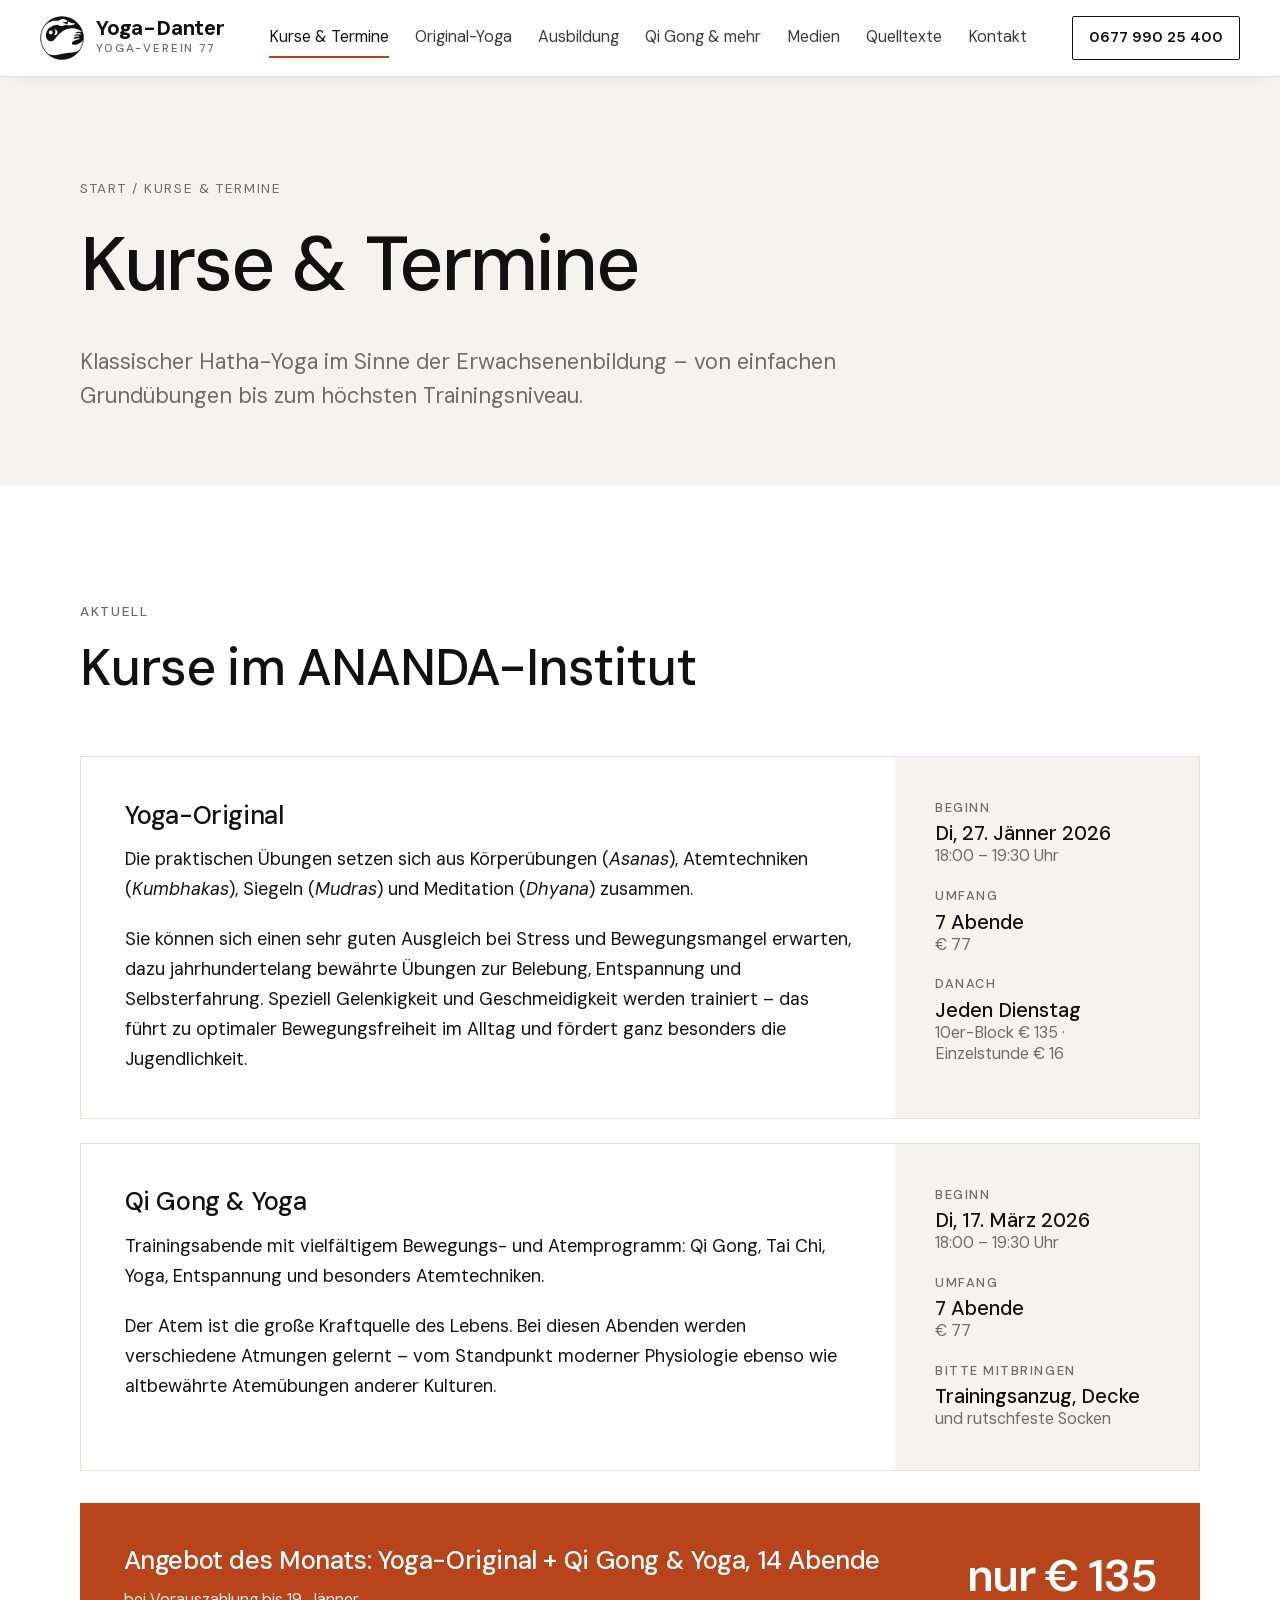
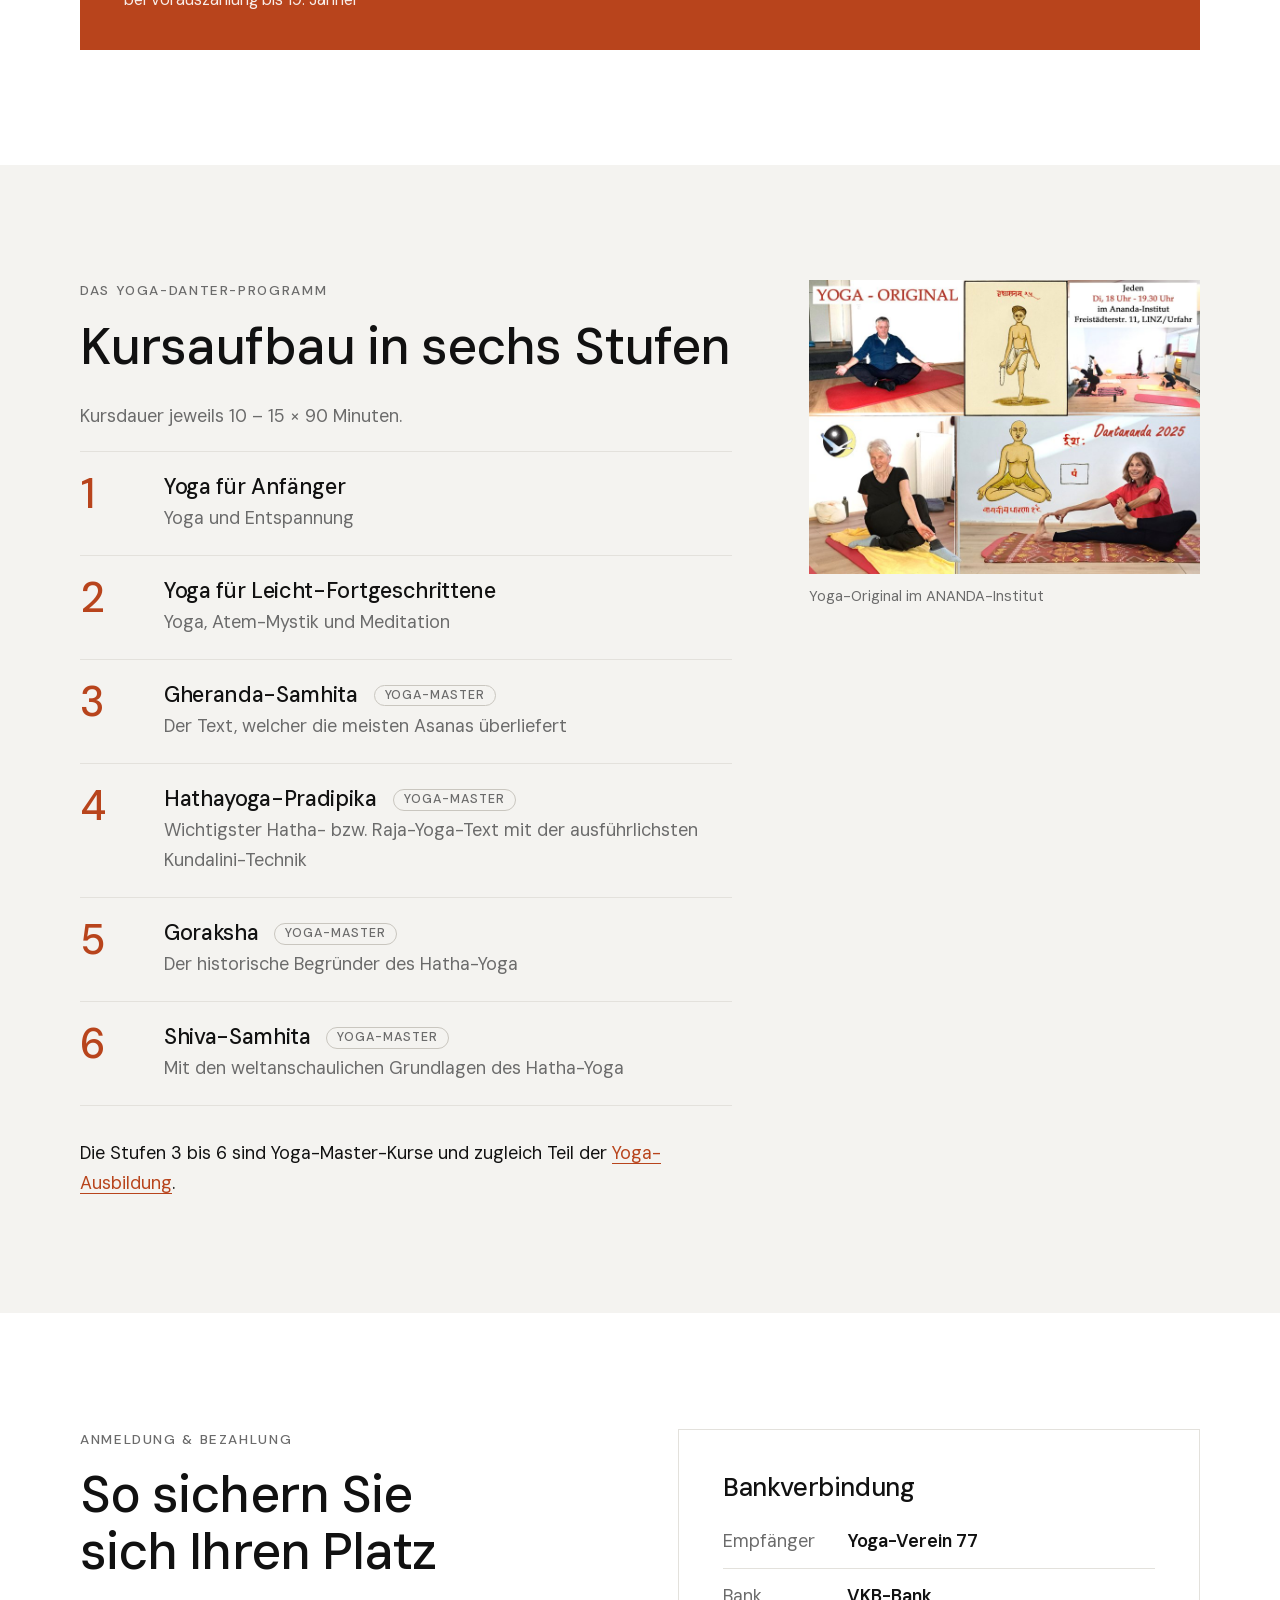
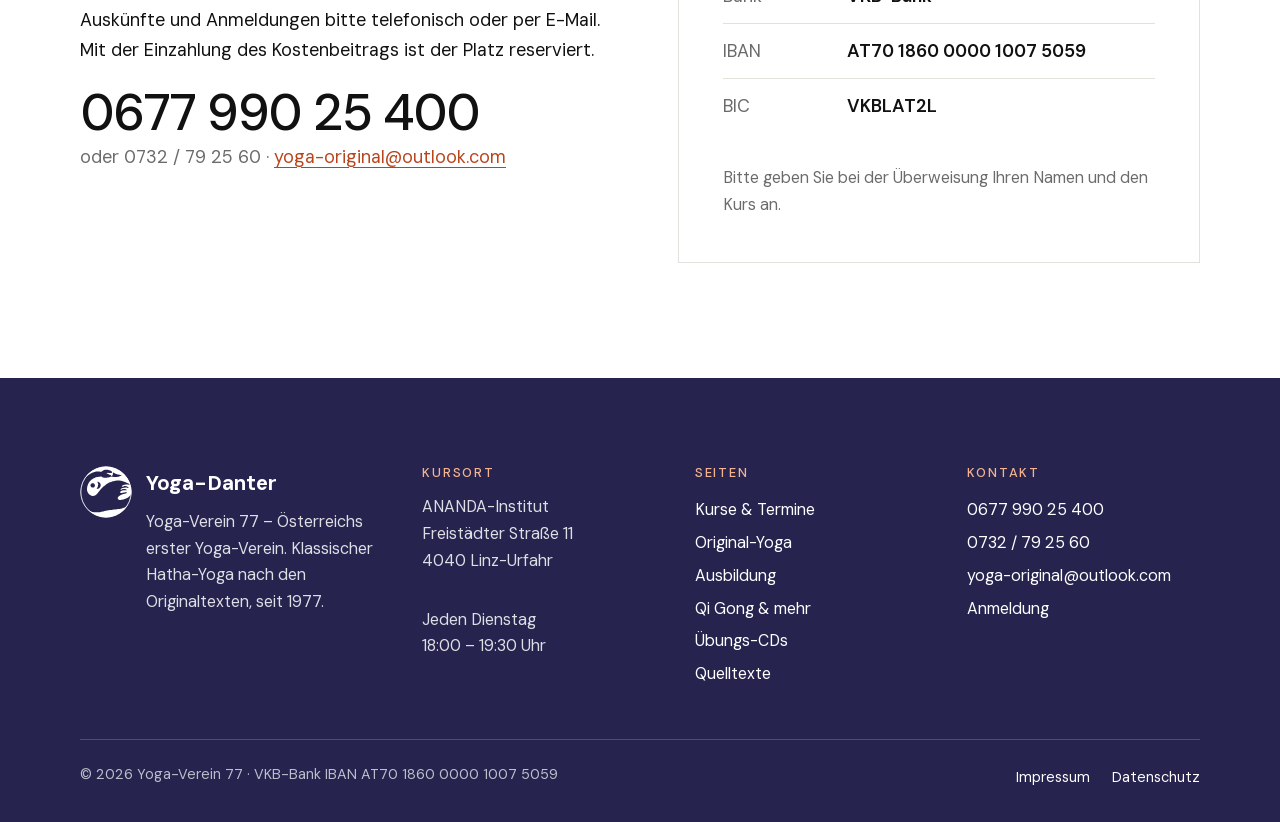
<file: kurse.html>
<!doctype html>
<html lang="de">
<head>
  <meta charset="utf-8">
  <meta name="viewport" content="width=device-width, initial-scale=1">
  <title>Kurse &amp; Termine · Yoga-Danter</title>
  <meta name="description" content="Aktuelle Yoga-Kurse, Qi Gong & Yoga und der Kursaufbau in sechs Stufen. Jeden Dienstag 18–19:30 Uhr im ANANDA-Institut, Linz-Urfahr.">
  <link rel="canonical" href="https://www.yoga-danter.at/kurse.html">
  <meta name="theme-color" content="#ffffff">
  <meta property="og:type" content="website">
  <meta property="og:locale" content="de_AT">
  <meta property="og:site_name" content="Yoga-Danter">
  <meta property="og:title" content="Kurse &amp; Termine · Yoga-Danter">
  <meta property="og:description" content="Aktuelle Yoga-Kurse, Qi Gong & Yoga und der Kursaufbau in sechs Stufen. Jeden Dienstag 18–19:30 Uhr im ANANDA-Institut, Linz-Urfahr.">
  <meta property="og:url" content="https://www.yoga-danter.at/kurse.html">
  <meta property="og:image" content="https://www.yoga-danter.at/assets/img/hauptplatz-virabhadrasana.jpg">
  <link rel="icon" href="assets/img/favicon.svg" type="image/svg+xml">
  <link rel="apple-touch-icon" href="assets/img/apple-touch-icon.png">
  <link rel="preload" href="assets/fonts/dm-sans-normal-latin.woff2" as="font" type="font/woff2" crossorigin>
  <link rel="stylesheet" href="assets/css/style.css">
</head>
<body>
<a class="skip-link" href="#inhalt">Zum Inhalt springen</a>

<header class="site-header">
  <div class="wrap">
    <a class="brand" href="index.html">
      <img src="assets/img/logo.svg" width="46" height="46" alt="">
      <span>
        <span class="brand__name">Yoga-Danter</span>
        <span class="brand__sub">Yoga-Verein 77</span>
      </span>
    </a>
    <nav class="nav" id="hauptnavigation" aria-label="Hauptnavigation">
      <ul>
        <li><a href="kurse.html" aria-current="page">Kurse &amp; Termine</a></li>
        <li><a href="original-yoga.html">Original-Yoga</a></li>
        <li><a href="ausbildung.html">Ausbildung</a></li>
        <li><a href="angebote.html">Qi Gong &amp; mehr</a></li>
        <li><a href="medien.html">Medien</a></li>
        <li><a href="texte.html">Quelltexte</a></li>
        <li><a href="kontakt.html">Kontakt</a></li>
      </ul>
    </nav>
    <a class="header-phone" href="tel:+4367799025400">0677 990 25 400</a>
    <button class="nav-toggle" type="button" aria-expanded="false" aria-controls="hauptnavigation">
      <span class="nav-toggle__bars" aria-hidden="true"></span>
      Menü
    </button>
  </div>
</header>

<main id="inhalt">
<header class="page-head">
  <div class="wrap">
    <nav class="breadcrumb" aria-label="Brotkrümel"><a href="index.html">Start</a> / Kurse &amp; Termine</nav>
    <h1>Kurse &amp; Termine</h1>
    <p class="lead">Klassischer Hatha-Yoga im Sinne der Erwachsenenbildung – von einfachen Grundübungen bis zum höchsten Trainingsniveau.</p>
  </div>
</header>

<!-- AKTUELL: Termine und Preise hier pflegen (gleiche Angaben auch auf index.html) -->
<section class="band" aria-labelledby="aktuelle-kurse">
  <div class="wrap">
    <div class="section__head">
      <span class="tag">Aktuell</span>
      <h2 id="aktuelle-kurse">Kurse im ANANDA-Institut</h2>
    </div>

    <article class="course">
      <div class="course__main">
        <h3>Yoga-Original</h3>
        <p>Die praktischen Übungen setzen sich aus Körperübungen (<span class="sa">Asanas</span>), Atemtechniken (<span class="sa">Kumbhakas</span>), Siegeln (<span class="sa">Mudras</span>) und Meditation (<span class="sa">Dhyana</span>) zusammen.</p>
        <p>Sie können sich einen sehr guten Ausgleich bei Stress und Bewegungsmangel erwarten, dazu jahrhundertelang bewährte Übungen zur Belebung, Entspannung und Selbsterfahrung. Speziell Gelenkigkeit und Geschmeidigkeit werden trainiert – das führt zu optimaler Bewegungsfreiheit im Alltag und fördert ganz besonders die Jugendlichkeit.</p>
      </div>
      <dl class="course__facts">
        <div><dt>Beginn</dt><dd>Di, 27. Jänner 2026<span>18:00 – 19:30 Uhr</span></dd></div>
        <div><dt>Umfang</dt><dd>7 Abende<span>€&nbsp;77</span></dd></div>
        <div><dt>Danach</dt><dd>Jeden Dienstag<span>10er-Block €&nbsp;135 · Einzelstunde €&nbsp;16</span></dd></div>
      </dl>
    </article>

    <article class="course">
      <div class="course__main">
        <h3>Qi Gong &amp; Yoga</h3>
        <p>Trainingsabende mit vielfältigem Bewegungs- und Atemprogramm: Qi Gong, Tai Chi, Yoga, Entspannung und besonders Atemtechniken.</p>
        <p>Der Atem ist die große Kraftquelle des Lebens. Bei diesen Abenden werden verschiedene Atmungen gelernt – vom Standpunkt moderner Physiologie ebenso wie altbewährte Atemübungen anderer Kulturen.</p>
      </div>
      <dl class="course__facts">
        <div><dt>Beginn</dt><dd>Di, 17. März 2026<span>18:00 – 19:30 Uhr</span></dd></div>
        <div><dt>Umfang</dt><dd>7 Abende<span>€&nbsp;77</span></dd></div>
        <div><dt>Bitte mitbringen</dt><dd>Trainingsanzug, Decke<span>und rutschfeste Socken</span></dd></div>
      </dl>
    </article>

    <div class="combo mt-2">
      <div>
        <span class="combo__title">Angebot des Monats: Yoga-Original + Qi Gong &amp; Yoga, 14 Abende</span>
        <small>bei Vorauszahlung bis 19. Jänner</small>
      </div>
      <span class="combo__price">nur €&nbsp;135</span>
    </div>
  </div>
</section>

<section class="band band--hell" aria-labelledby="kursaufbau">
  <div class="wrap">
    <div class="split split--top split--wide-left">
      <div>
        <span class="tag">Das Yoga-Danter-Programm</span>
        <h2 id="kursaufbau">Kursaufbau in sechs Stufen</h2>
        <p class="muted">Kursdauer jeweils 10 – 15 × 90 Minuten.</p>
        <ol class="steps">
          <li>
            <span class="steps__num">1</span>
            <span class="steps__title">Yoga für Anfänger</span>
            <span class="steps__text">Yoga und Entspannung</span>
          </li>
          <li>
            <span class="steps__num">2</span>
            <span class="steps__title">Yoga für Leicht-Fortgeschrittene</span>
            <span class="steps__text">Yoga, Atem-Mystik und Meditation</span>
          </li>
          <li>
            <span class="steps__num">3</span>
            <span class="steps__title">Gheranda-Samhita <span class="steps__tag">Yoga-Master</span></span>
            <span class="steps__text">Der Text, welcher die meisten Asanas überliefert</span>
          </li>
          <li>
            <span class="steps__num">4</span>
            <span class="steps__title">Hathayoga-Pradipika <span class="steps__tag">Yoga-Master</span></span>
            <span class="steps__text">Wichtigster Hatha- bzw. Raja-Yoga-Text mit der ausführlichsten Kundalini-Technik</span>
          </li>
          <li>
            <span class="steps__num">5</span>
            <span class="steps__title">Goraksha <span class="steps__tag">Yoga-Master</span></span>
            <span class="steps__text">Der historische Begründer des Hatha-Yoga</span>
          </li>
          <li>
            <span class="steps__num">6</span>
            <span class="steps__title">Shiva-Samhita <span class="steps__tag">Yoga-Master</span></span>
            <span class="steps__text">Mit den weltanschaulichen Grundlagen des Hatha-Yoga</span>
          </li>
        </ol>
        <p class="mt-2">Die Stufen 3 bis 6 sind Yoga-Master-Kurse und zugleich Teil der <a href="ausbildung.html">Yoga-Ausbildung</a>.</p>
      </div>
      <figure class="photo">
        <img src="assets/img/flyer-yoga-original.jpg" width="840" height="630" alt="Kursflyer Yoga-Original: Teilnehmende üben im Ananda-Institut, dazu Zeichnungen klassischer Yoga-Stellungen. Jeden Dienstag 18 bis 19:30 Uhr im Ananda-Institut, Freistädterstraße 11, Linz-Urfahr." loading="lazy">
        <figcaption>Yoga-Original im ANANDA-Institut</figcaption>
      </figure>
    </div>
  </div>
</section>

<section class="band" aria-labelledby="anmeldung">
  <div class="wrap">
    <div class="split split--top">
      <div>
        <span class="tag">Anmeldung &amp; Bezahlung</span>
        <h2 id="anmeldung">So sichern Sie sich Ihren Platz</h2>
        <p>Auskünfte und Anmeldungen bitte telefonisch oder per E-Mail. Mit der Einzahlung des Kostenbeitrags ist der Platz reserviert.</p>
        <a class="big-phone" href="tel:+4367799025400">0677 990 25 400</a>
        <p class="muted mt-0">oder 0732 / 79 25 60 · <a href="mailto:yoga-original@outlook.com">yoga-original@outlook.com</a></p>
      </div>
      <div class="card">
        <h3>Bankverbindung</h3>
        <ul class="contact-list">
          <li><span>Empfänger</span><strong>Yoga-Verein 77</strong></li>
          <li><span>Bank</span><strong>VKB-Bank</strong></li>
          <li><span>IBAN</span><strong>AT70 1860 0000 1007 5059</strong></li>
          <li><span>BIC</span><strong>VKBLAT2L</strong></li>
        </ul>
        <p class="small muted mt-2">Bitte geben Sie bei der Überweisung Ihren Namen und den Kurs an.</p>
      </div>
    </div>
  </div>
</section>
</main>

<footer class="site-footer">
  <div class="wrap">
    <div class="footer__grid">
      <div>
        <div class="footer__brand">
          <img src="assets/img/logo-hell.svg" width="52" height="52" alt="">
          <div>
            <strong>Yoga-Danter</strong>
            Yoga-Verein 77 – Österreichs erster Yoga-Verein. Klassischer Hatha-Yoga nach den Originaltexten, seit 1977.
          </div>
        </div>
      </div>
      <div>
        <h2>Kursort</h2>
        <address>
          ANANDA-Institut<br>
          Freistädter Straße 11<br>
          4040 Linz-Urfahr
        </address>
        <p class="mt-2">Jeden Dienstag<br>18:00 – 19:30 Uhr</p>
      </div>
      <div>
        <h2>Seiten</h2>
        <ul>
          <li><a href="kurse.html">Kurse &amp; Termine</a></li>
          <li><a href="original-yoga.html">Original-Yoga</a></li>
          <li><a href="ausbildung.html">Ausbildung</a></li>
          <li><a href="angebote.html">Qi Gong &amp; mehr</a></li>
          <li><a href="medien.html">Übungs-CDs</a></li>
          <li><a href="texte.html">Quelltexte</a></li>
        </ul>
      </div>
      <div>
        <h2>Kontakt</h2>
        <ul>
          <li><a href="tel:+4367799025400">0677 990 25 400</a></li>
          <li><a href="tel:+43732792560">0732 / 79 25 60</a></li>
          <li><a href="mailto:yoga-original@outlook.com">yoga-original@outlook.com</a></li>
          <li><a href="kontakt.html">Anmeldung</a></li>
        </ul>
      </div>
    </div>
    <div class="footer__bottom">
      <span>© <span data-year>2026</span> Yoga-Verein 77 · VKB-Bank IBAN AT70 1860 0000 1007 5059</span>
      <ul>
        <li><a href="impressum.html">Impressum</a></li>
        <li><a href="impressum.html#datenschutz">Datenschutz</a></li>
      </ul>
    </div>
  </div>
</footer>

<script src="assets/js/main.js" defer></script>
</body>
</html>
</file>
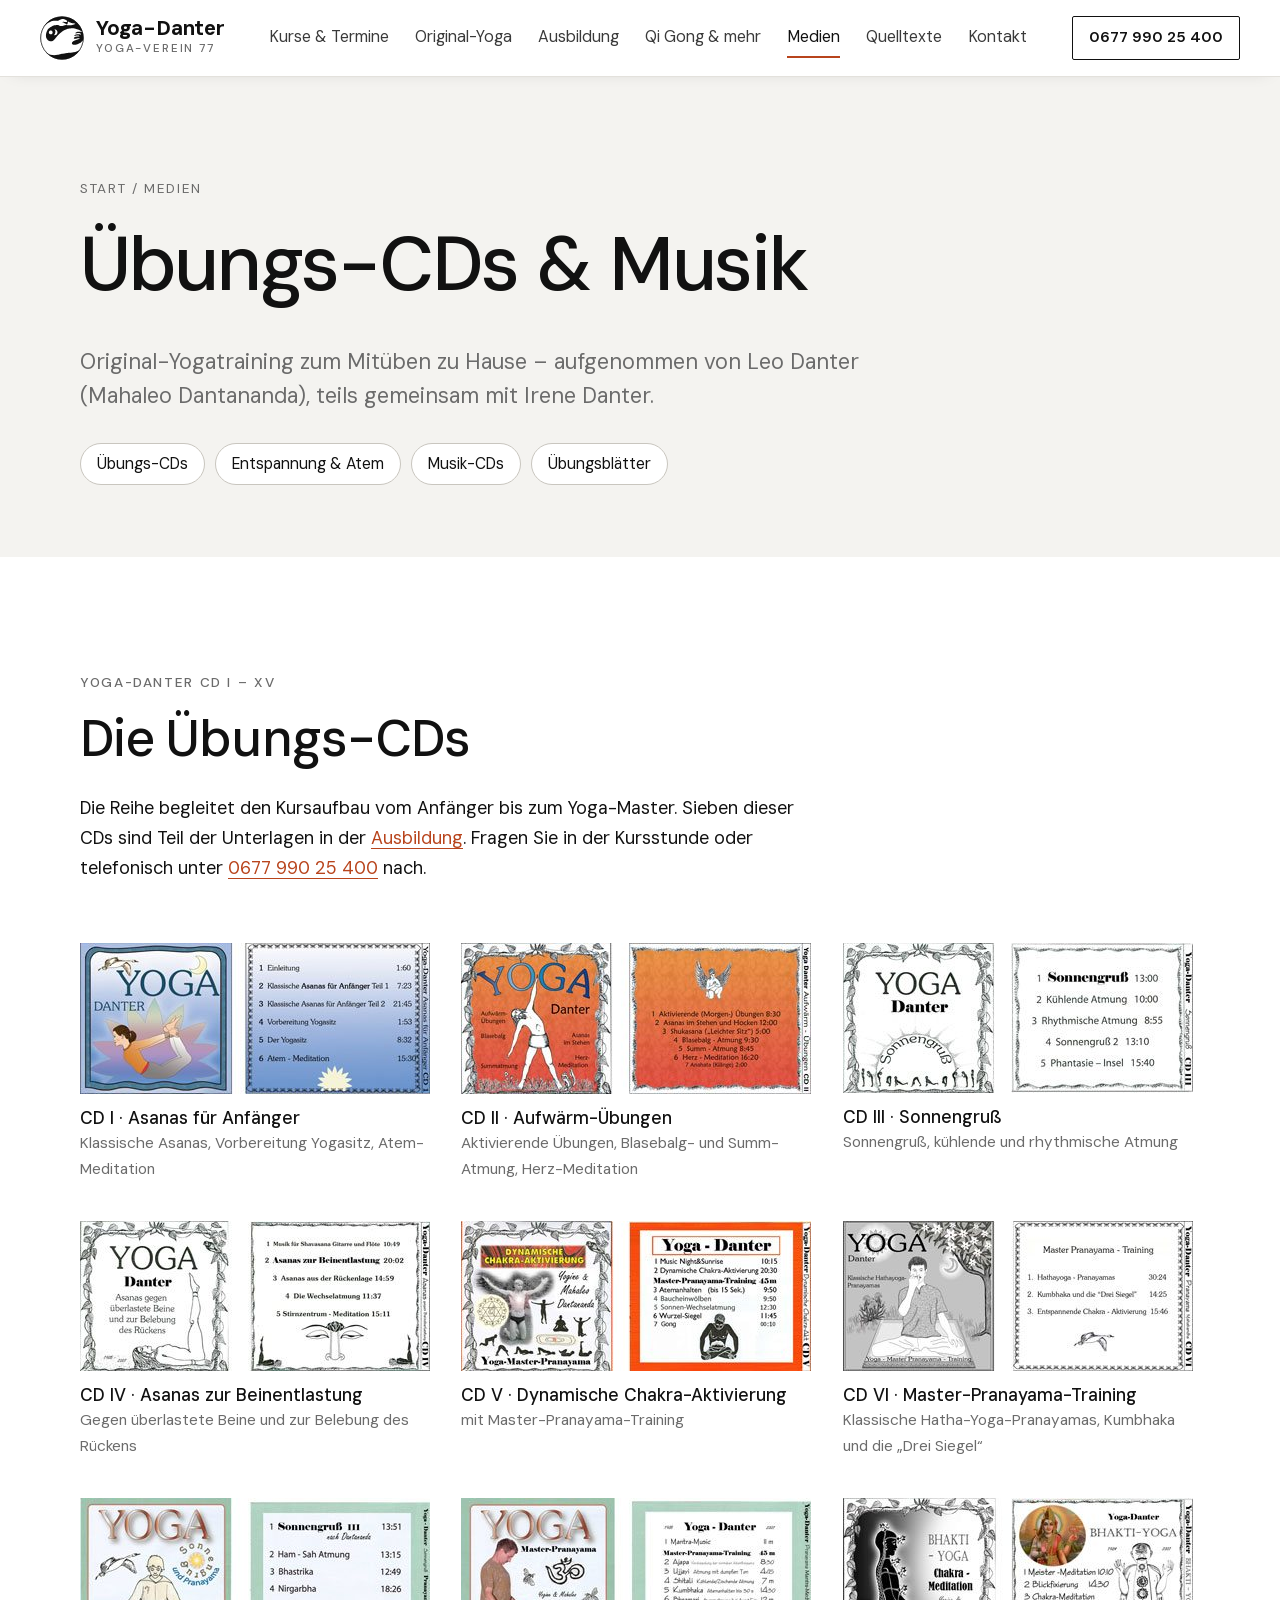
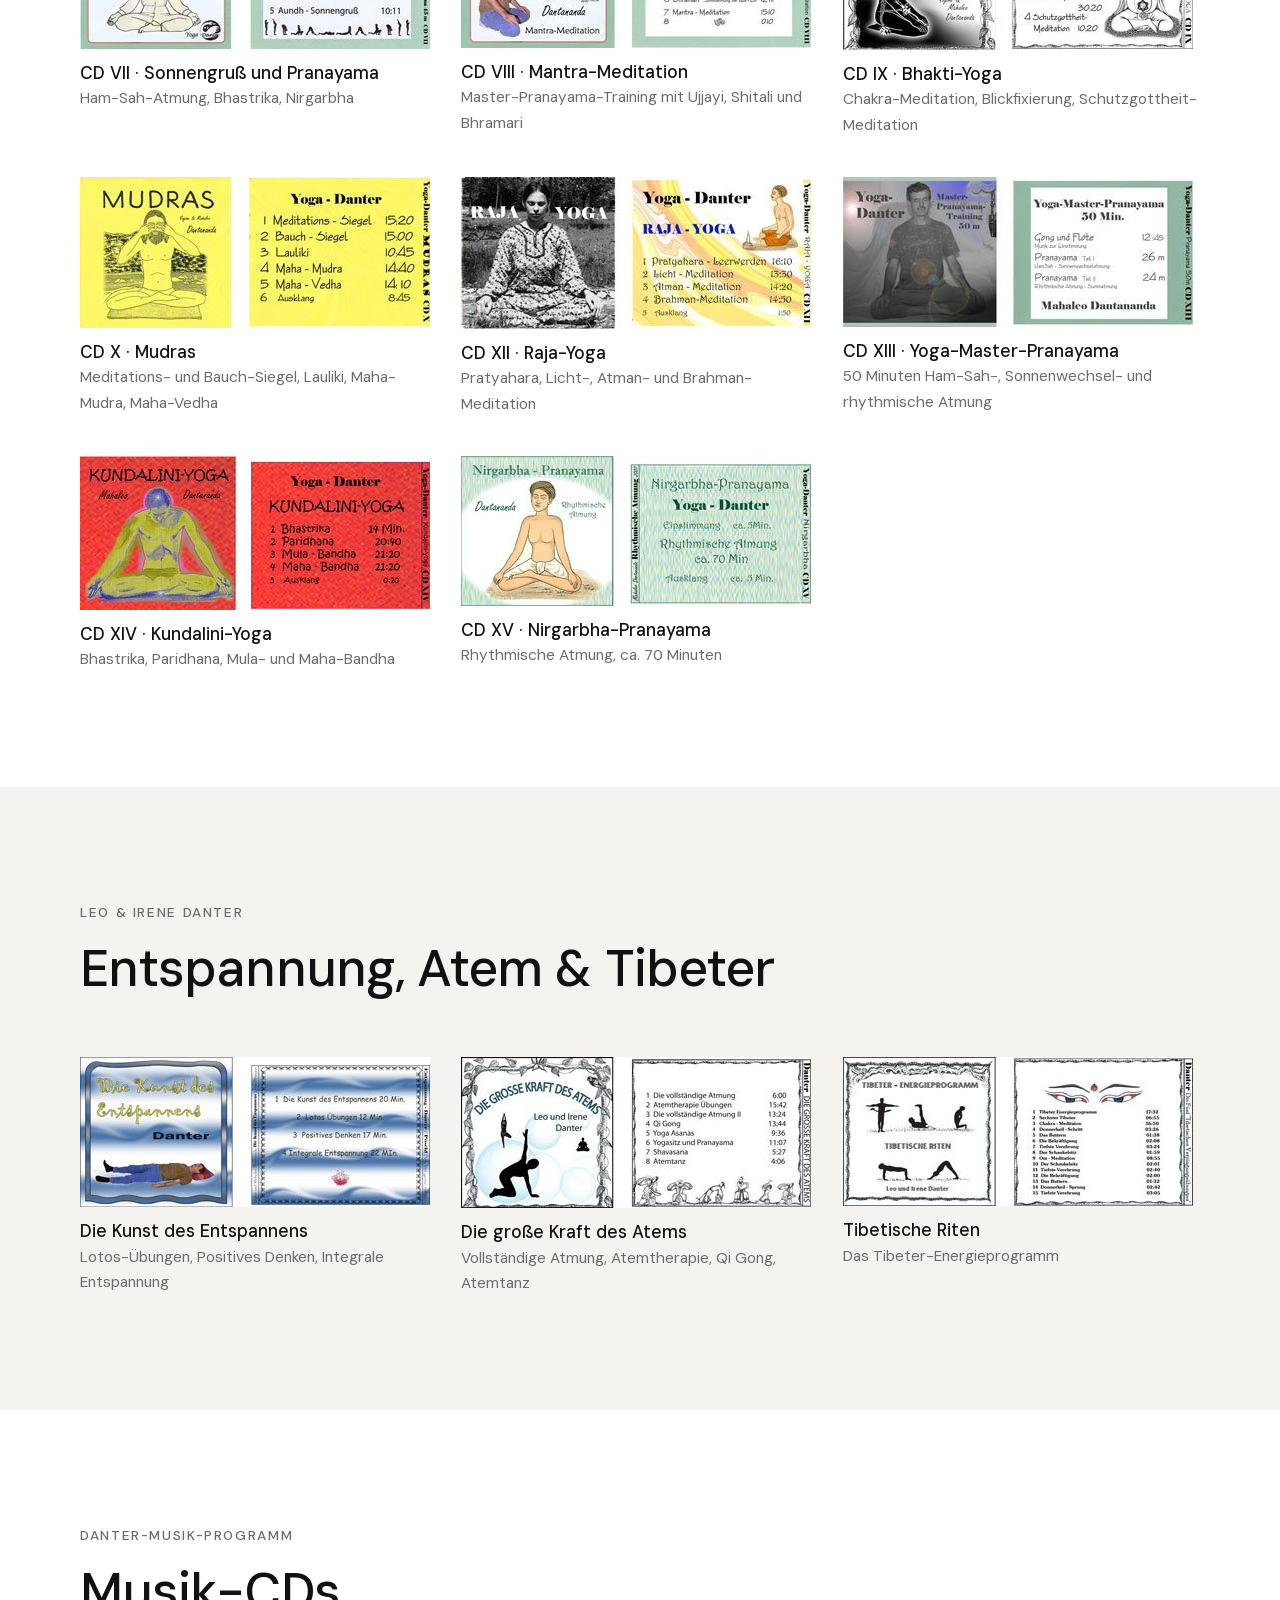
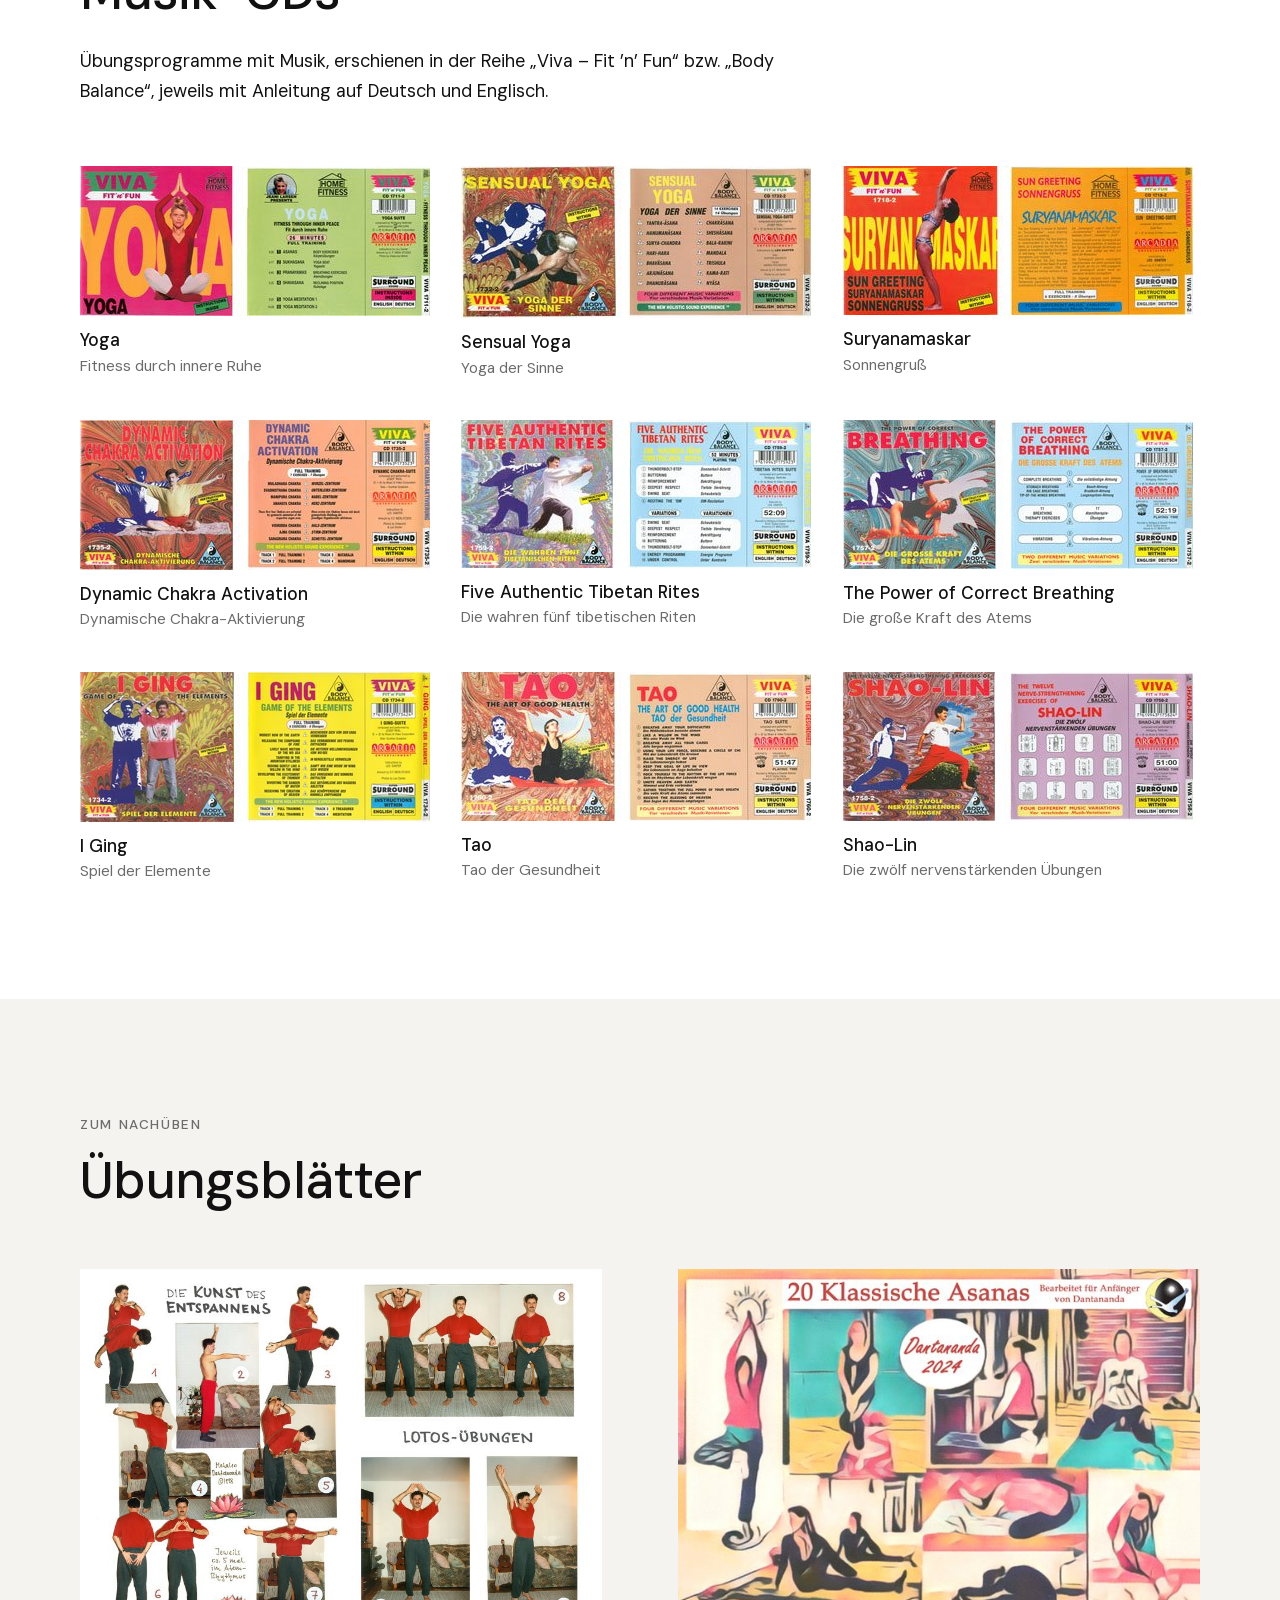
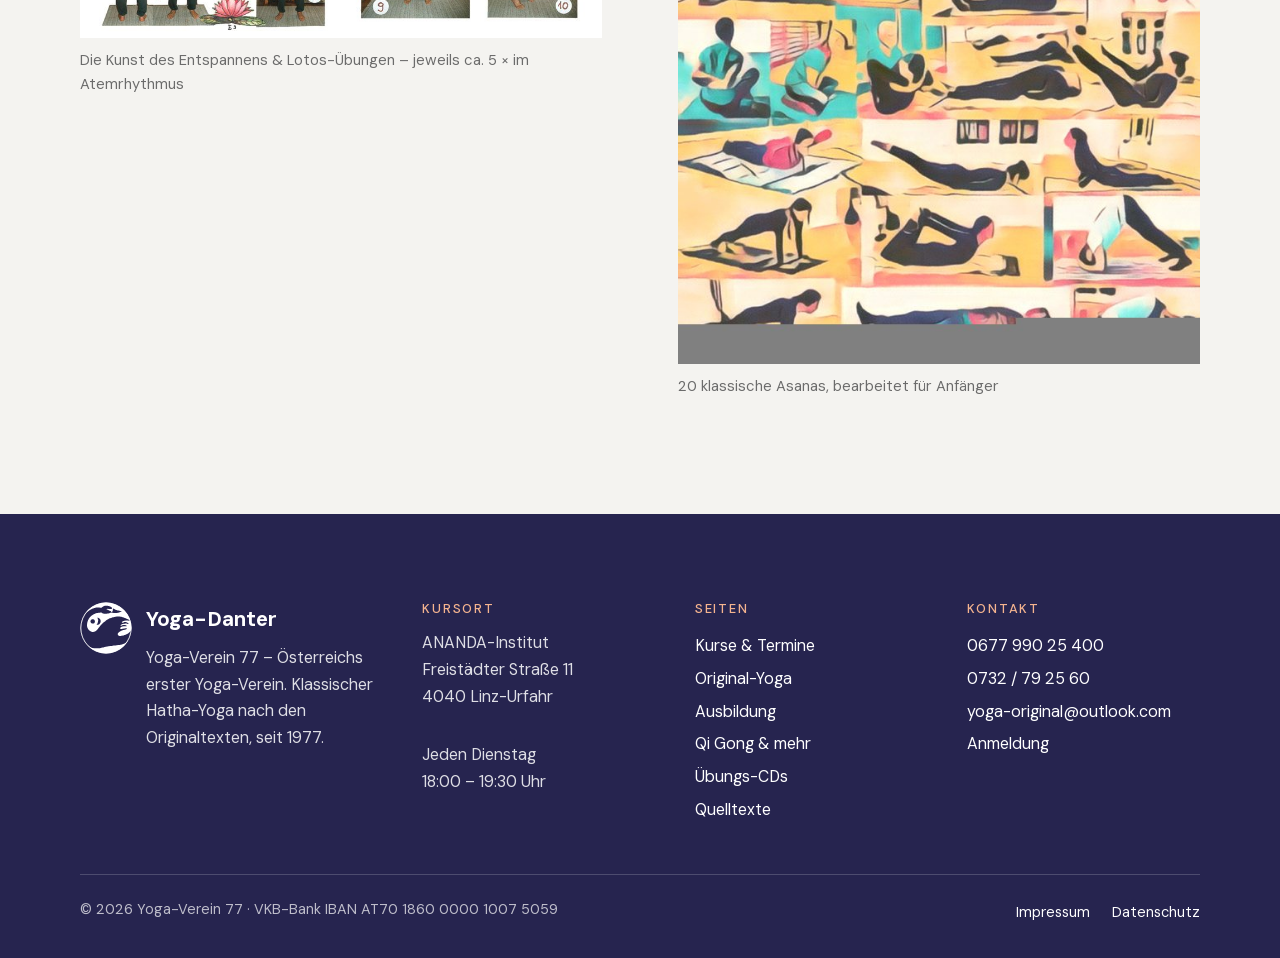
<file: medien.html>
<!doctype html>
<html lang="de">
<head>
  <meta charset="utf-8">
  <meta name="viewport" content="width=device-width, initial-scale=1">
  <title>Übungs-CDs &amp; Musik · Yoga-Danter</title>
  <meta name="description" content="Die Yoga-Danter Übungs-CDs I–XV, Entspannungs- und Atem-CDs sowie das Danter-Musik-Programm zum Mitüben zu Hause.">
  <link rel="canonical" href="https://www.yoga-danter.at/medien.html">
  <meta name="theme-color" content="#ffffff">
  <meta property="og:type" content="website">
  <meta property="og:locale" content="de_AT">
  <meta property="og:site_name" content="Yoga-Danter">
  <meta property="og:title" content="Übungs-CDs &amp; Musik · Yoga-Danter">
  <meta property="og:description" content="Die Yoga-Danter Übungs-CDs I–XV, Entspannungs- und Atem-CDs sowie das Danter-Musik-Programm zum Mitüben zu Hause.">
  <meta property="og:url" content="https://www.yoga-danter.at/medien.html">
  <meta property="og:image" content="https://www.yoga-danter.at/assets/img/hauptplatz-virabhadrasana.jpg">
  <link rel="icon" href="assets/img/favicon.svg" type="image/svg+xml">
  <link rel="apple-touch-icon" href="assets/img/apple-touch-icon.png">
  <link rel="preload" href="assets/fonts/dm-sans-normal-latin.woff2" as="font" type="font/woff2" crossorigin>
  <link rel="stylesheet" href="assets/css/style.css">
</head>
<body>
<a class="skip-link" href="#inhalt">Zum Inhalt springen</a>

<header class="site-header">
  <div class="wrap">
    <a class="brand" href="index.html">
      <img src="assets/img/logo.svg" width="46" height="46" alt="">
      <span>
        <span class="brand__name">Yoga-Danter</span>
        <span class="brand__sub">Yoga-Verein 77</span>
      </span>
    </a>
    <nav class="nav" id="hauptnavigation" aria-label="Hauptnavigation">
      <ul>
        <li><a href="kurse.html">Kurse &amp; Termine</a></li>
        <li><a href="original-yoga.html">Original-Yoga</a></li>
        <li><a href="ausbildung.html">Ausbildung</a></li>
        <li><a href="angebote.html">Qi Gong &amp; mehr</a></li>
        <li><a href="medien.html" aria-current="page">Medien</a></li>
        <li><a href="texte.html">Quelltexte</a></li>
        <li><a href="kontakt.html">Kontakt</a></li>
      </ul>
    </nav>
    <a class="header-phone" href="tel:+4367799025400">0677 990 25 400</a>
    <button class="nav-toggle" type="button" aria-expanded="false" aria-controls="hauptnavigation">
      <span class="nav-toggle__bars" aria-hidden="true"></span>
      Menü
    </button>
  </div>
</header>

<main id="inhalt">
<header class="page-head">
  <div class="wrap">
    <nav class="breadcrumb" aria-label="Brotkrümel"><a href="index.html">Start</a> / Medien</nav>
    <h1>Übungs-CDs &amp; Musik</h1>
    <p class="lead">Original-Yogatraining zum Mitüben zu Hause – aufgenommen von Leo Danter (Mahaleo Dantananda), teils gemeinsam mit Irene Danter.</p>
    <ul class="toc" aria-label="Auf dieser Seite">
      <li><a href="#uebungs-cds">Übungs-CDs</a></li>
      <li><a href="#weitere-cds">Entspannung &amp; Atem</a></li>
      <li><a href="#musik">Musik-CDs</a></li>
      <li><a href="#uebungsblaetter">Übungsblätter</a></li>
    </ul>
  </div>
</header>

<section class="band" id="uebungs-cds" aria-labelledby="uebungs-titel">
  <div class="wrap">
    <div class="section__head">
      <span class="tag">Yoga-Danter CD I – XV</span>
      <h2 id="uebungs-titel">Die Übungs-CDs</h2>
      <p>Die Reihe begleitet den Kursaufbau vom Anfänger bis zum Yoga-Master. Sieben dieser CDs sind Teil der Unterlagen in der <a href="ausbildung.html">Ausbildung</a>. Fragen Sie in der Kursstunde oder telefonisch unter <a href="tel:+4367799025400">0677 990 25 400</a> nach.</p>
    </div>
    <ul class="cds">
      <li><figure><img src="assets/img/cd/01-asanas-anfaenger.jpg" width="350" height="151" alt="CD-Cover und Rückseite: Asanas für Anfänger" loading="lazy"><figcaption><b>CD I · Asanas für Anfänger</b><span>Klassische Asanas, Vorbereitung Yogasitz, Atem-Meditation</span></figcaption></figure></li>
      <li><figure><img src="assets/img/cd/02-aufwaermuebungen.jpg" width="350" height="151" alt="CD-Cover und Rückseite: Aufwärm-Übungen" loading="lazy"><figcaption><b>CD II · Aufwärm-Übungen</b><span>Aktivierende Übungen, Blasebalg- und Summ-Atmung, Herz-Meditation</span></figcaption></figure></li>
      <li><figure><img src="assets/img/cd/03-sonnengruss.jpg" width="350" height="150" alt="CD-Cover und Rückseite: Sonnengruß" loading="lazy"><figcaption><b>CD III · Sonnengruß</b><span>Sonnengruß, kühlende und rhythmische Atmung</span></figcaption></figure></li>
      <li><figure><img src="assets/img/cd/04-beinentlastung.jpg" width="350" height="150" alt="CD-Cover und Rückseite: Asanas gegen überlastete Beine" loading="lazy"><figcaption><b>CD IV · Asanas zur Beinentlastung</b><span>Gegen überlastete Beine und zur Belebung des Rückens</span></figcaption></figure></li>
      <li><figure><img src="assets/img/cd/05-chakra-aktivierung.jpg" width="350" height="150" alt="CD-Cover und Rückseite: Dynamische Chakra-Aktivierung" loading="lazy"><figcaption><b>CD V · Dynamische Chakra-Aktivierung</b><span>mit Master-Pranayama-Training</span></figcaption></figure></li>
      <li><figure><img src="assets/img/cd/06-pranayama.jpg" width="350" height="150" alt="CD-Cover und Rückseite: Master-Pranayama-Training" loading="lazy"><figcaption><b>CD VI · Master-Pranayama-Training</b><span>Klassische Hatha-Yoga-Pranayamas, Kumbhaka und die „Drei Siegel“</span></figcaption></figure></li>
      <li><figure><img src="assets/img/cd/07-sonnengruss-pranayama.jpg" width="350" height="151" alt="CD-Cover und Rückseite: Sonnengruß und Pranayama" loading="lazy"><figcaption><b>CD VII · Sonnengruß und Pranayama</b><span>Ham-Sah-Atmung, Bhastrika, Nirgarbha</span></figcaption></figure></li>
      <li><figure><img src="assets/img/cd/08-mantra-meditation.jpg" width="350" height="150" alt="CD-Cover und Rückseite: Master-Pranayama und Mantra-Meditation" loading="lazy"><figcaption><b>CD VIII · Mantra-Meditation</b><span>Master-Pranayama-Training mit Ujjayi, Shitali und Bhramari</span></figcaption></figure></li>
      <li><figure><img src="assets/img/cd/09-bhakti-yoga.jpg" width="350" height="152" alt="CD-Cover und Rückseite: Bhakti-Yoga, Chakra-Meditation" loading="lazy"><figcaption><b>CD IX · Bhakti-Yoga</b><span>Chakra-Meditation, Blickfixierung, Schutzgottheit-Meditation</span></figcaption></figure></li>
      <li><figure><img src="assets/img/cd/10-mudras.jpg" width="350" height="151" alt="CD-Cover und Rückseite: Mudras" loading="lazy"><figcaption><b>CD X · Mudras</b><span>Meditations- und Bauch-Siegel, Lauliki, Maha-Mudra, Maha-Vedha</span></figcaption></figure></li>
      <li><figure><img src="assets/img/cd/12-raja-yoga.jpg" width="350" height="152" alt="CD-Cover und Rückseite: Raja-Yoga" loading="lazy"><figcaption><b>CD XII · Raja-Yoga</b><span>Pratyahara, Licht-, Atman- und Brahman-Meditation</span></figcaption></figure></li>
      <li><figure><img src="assets/img/cd/13-master-pranayama.jpg" width="350" height="150" alt="CD-Cover und Rückseite: Yoga-Master-Pranayama" loading="lazy"><figcaption><b>CD XIII · Yoga-Master-Pranayama</b><span>50 Minuten Ham-Sah-, Sonnenwechsel- und rhythmische Atmung</span></figcaption></figure></li>
      <li><figure><img src="assets/img/cd/14-kundalini-yoga.jpg" width="350" height="154" alt="CD-Cover und Rückseite: Kundalini-Yoga" loading="lazy"><figcaption><b>CD XIV · Kundalini-Yoga</b><span>Bhastrika, Paridhana, Mula- und Maha-Bandha</span></figcaption></figure></li>
      <li><figure><img src="assets/img/cd/15-nirgarbha-pranayama.jpg" width="350" height="150" alt="CD-Cover und Rückseite: Nirgarbha-Pranayama" loading="lazy"><figcaption><b>CD XV · Nirgarbha-Pranayama</b><span>Rhythmische Atmung, ca. 70 Minuten</span></figcaption></figure></li>
    </ul>
  </div>
</section>

<section class="band band--hell" id="weitere-cds" aria-labelledby="weitere-titel">
  <div class="wrap">
    <div class="section__head">
      <span class="tag">Leo &amp; Irene Danter</span>
      <h2 id="weitere-titel">Entspannung, Atem &amp; Tibeter</h2>
    </div>
    <ul class="cds">
      <li><figure><img src="assets/img/cd/kunst-des-entspannens.jpg" width="350" height="150" alt="CD-Cover und Rückseite: Die Kunst des Entspannens" loading="lazy"><figcaption><b>Die Kunst des Entspannens</b><span>Lotos-Übungen, Positives Denken, Integrale Entspannung</span></figcaption></figure></li>
      <li><figure><img src="assets/img/cd/kraft-des-atems.jpg" width="350" height="151" alt="CD-Cover und Rückseite: Die große Kraft des Atems" loading="lazy"><figcaption><b>Die große Kraft des Atems</b><span>Vollständige Atmung, Atemtherapie, Qi Gong, Atemtanz</span></figcaption></figure></li>
      <li><figure><img src="assets/img/cd/tibetische-riten.jpg" width="350" height="149" alt="CD-Cover und Rückseite: Tibeter-Energieprogramm, Tibetische Riten" loading="lazy"><figcaption><b>Tibetische Riten</b><span>Das Tibeter-Energieprogramm</span></figcaption></figure></li>
    </ul>
  </div>
</section>

<section class="band" id="musik" aria-labelledby="musik-titel">
  <div class="wrap">
    <div class="section__head">
      <span class="tag">Danter-Musik-Programm</span>
      <h2 id="musik-titel">Musik-CDs</h2>
      <p>Übungsprogramme mit Musik, erschienen in der Reihe „Viva – Fit ’n’ Fun“ bzw. „Body Balance“, jeweils mit Anleitung auf Deutsch und Englisch.</p>
    </div>
    <ul class="cds">
      <li><figure><img src="assets/img/cd/musik-yoga.jpg" width="350" height="150" alt="CD-Cover und Rückseite: Yoga – Fitness durch innere Ruhe" loading="lazy"><figcaption><b>Yoga</b><span>Fitness durch innere Ruhe</span></figcaption></figure></li>
      <li><figure><img src="assets/img/cd/musik-sensual-yoga.jpg" width="350" height="152" alt="CD-Cover und Rückseite: Sensual Yoga – Yoga der Sinne" loading="lazy"><figcaption><b>Sensual Yoga</b><span>Yoga der Sinne</span></figcaption></figure></li>
      <li><figure><img src="assets/img/cd/musik-suryanamaskar.jpg" width="350" height="149" alt="CD-Cover und Rückseite: Suryanamaskar – Sonnengruß" loading="lazy"><figcaption><b>Suryanamaskar</b><span>Sonnengruß</span></figcaption></figure></li>
      <li><figure><img src="assets/img/cd/musik-chakra.jpg" width="350" height="150" alt="CD-Cover und Rückseite: Dynamic Chakra Activation" loading="lazy"><figcaption><b>Dynamic Chakra Activation</b><span>Dynamische Chakra-Aktivierung</span></figcaption></figure></li>
      <li><figure><img src="assets/img/cd/musik-tibetan-rites.jpg" width="350" height="148" alt="CD-Cover und Rückseite: Five Authentic Tibetan Rites" loading="lazy"><figcaption><b>Five Authentic Tibetan Rites</b><span>Die wahren fünf tibetischen Riten</span></figcaption></figure></li>
      <li><figure><img src="assets/img/cd/musik-breathing.jpg" width="350" height="149" alt="CD-Cover und Rückseite: The Power of Correct Breathing" loading="lazy"><figcaption><b>The Power of Correct Breathing</b><span>Die große Kraft des Atems</span></figcaption></figure></li>
      <li><figure><img src="assets/img/cd/musik-i-ging.jpg" width="350" height="150" alt="CD-Cover und Rückseite: I Ging – Spiel der Elemente" loading="lazy"><figcaption><b>I Ging</b><span>Spiel der Elemente</span></figcaption></figure></li>
      <li><figure><img src="assets/img/cd/musik-tao.jpg" width="350" height="149" alt="CD-Cover und Rückseite: Tao – The Art of Good Health" loading="lazy"><figcaption><b>Tao</b><span>Tao der Gesundheit</span></figcaption></figure></li>
      <li><figure><img src="assets/img/cd/musik-shao-lin.jpg" width="350" height="149" alt="CD-Cover und Rückseite: Shao-Lin – Die zwölf nervenstärkenden Übungen" loading="lazy"><figcaption><b>Shao-Lin</b><span>Die zwölf nervenstärkenden Übungen</span></figcaption></figure></li>
    </ul>
  </div>
</section>

<section class="band band--hell" id="uebungsblaetter" aria-labelledby="blaetter-titel">
  <div class="wrap">
    <div class="section__head">
      <span class="tag">Zum Nachüben</span>
      <h2 id="blaetter-titel">Übungsblätter</h2>
    </div>
    <div class="split split--top">
      <figure class="photo">
        <img src="assets/img/lotos-uebungen.jpg" width="877" height="620" alt="Übungsblatt mit Fotoserien: Die Kunst des Entspannens und Lotos-Übungen, jeweils rund fünfmal im Atemrhythmus" loading="lazy">
        <figcaption>Die Kunst des Entspannens &amp; Lotos-Übungen – jeweils ca. 5 × im Atemrhythmus</figcaption>
      </figure>
      <figure class="photo">
        <img src="assets/img/poster-20-asanas.jpg" width="630" height="840" alt="Poster mit 20 klassischen Asanas für Anfänger, illustriert" loading="lazy">
        <figcaption>20 klassische Asanas, bearbeitet für Anfänger</figcaption>
      </figure>
    </div>
  </div>
</section>
</main>

<footer class="site-footer">
  <div class="wrap">
    <div class="footer__grid">
      <div>
        <div class="footer__brand">
          <img src="assets/img/logo-hell.svg" width="52" height="52" alt="">
          <div>
            <strong>Yoga-Danter</strong>
            Yoga-Verein 77 – Österreichs erster Yoga-Verein. Klassischer Hatha-Yoga nach den Originaltexten, seit 1977.
          </div>
        </div>
      </div>
      <div>
        <h2>Kursort</h2>
        <address>
          ANANDA-Institut<br>
          Freistädter Straße 11<br>
          4040 Linz-Urfahr
        </address>
        <p class="mt-2">Jeden Dienstag<br>18:00 – 19:30 Uhr</p>
      </div>
      <div>
        <h2>Seiten</h2>
        <ul>
          <li><a href="kurse.html">Kurse &amp; Termine</a></li>
          <li><a href="original-yoga.html">Original-Yoga</a></li>
          <li><a href="ausbildung.html">Ausbildung</a></li>
          <li><a href="angebote.html">Qi Gong &amp; mehr</a></li>
          <li><a href="medien.html">Übungs-CDs</a></li>
          <li><a href="texte.html">Quelltexte</a></li>
        </ul>
      </div>
      <div>
        <h2>Kontakt</h2>
        <ul>
          <li><a href="tel:+4367799025400">0677 990 25 400</a></li>
          <li><a href="tel:+43732792560">0732 / 79 25 60</a></li>
          <li><a href="mailto:yoga-original@outlook.com">yoga-original@outlook.com</a></li>
          <li><a href="kontakt.html">Anmeldung</a></li>
        </ul>
      </div>
    </div>
    <div class="footer__bottom">
      <span>© <span data-year>2026</span> Yoga-Verein 77 · VKB-Bank IBAN AT70 1860 0000 1007 5059</span>
      <ul>
        <li><a href="impressum.html">Impressum</a></li>
        <li><a href="impressum.html#datenschutz">Datenschutz</a></li>
      </ul>
    </div>
  </div>
</footer>

<script src="assets/js/main.js" defer></script>
</body>
</html>
</file>
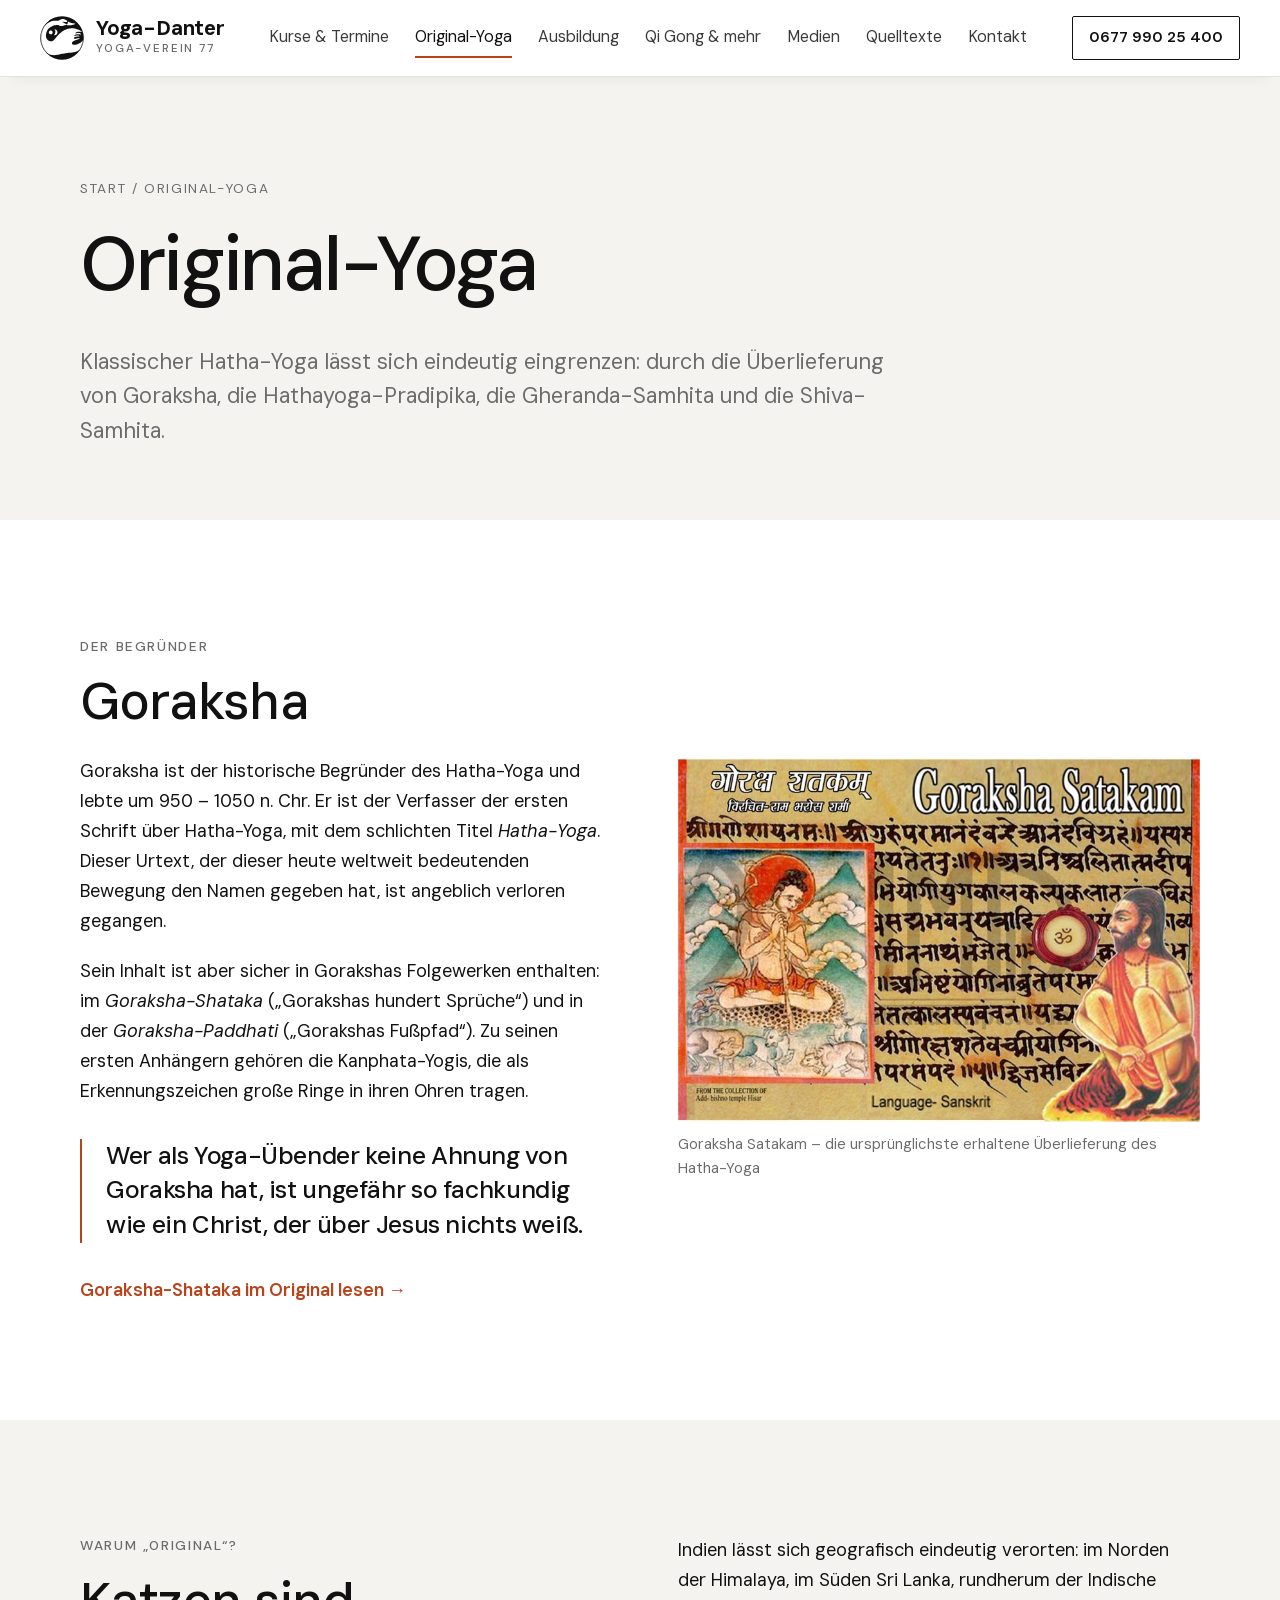
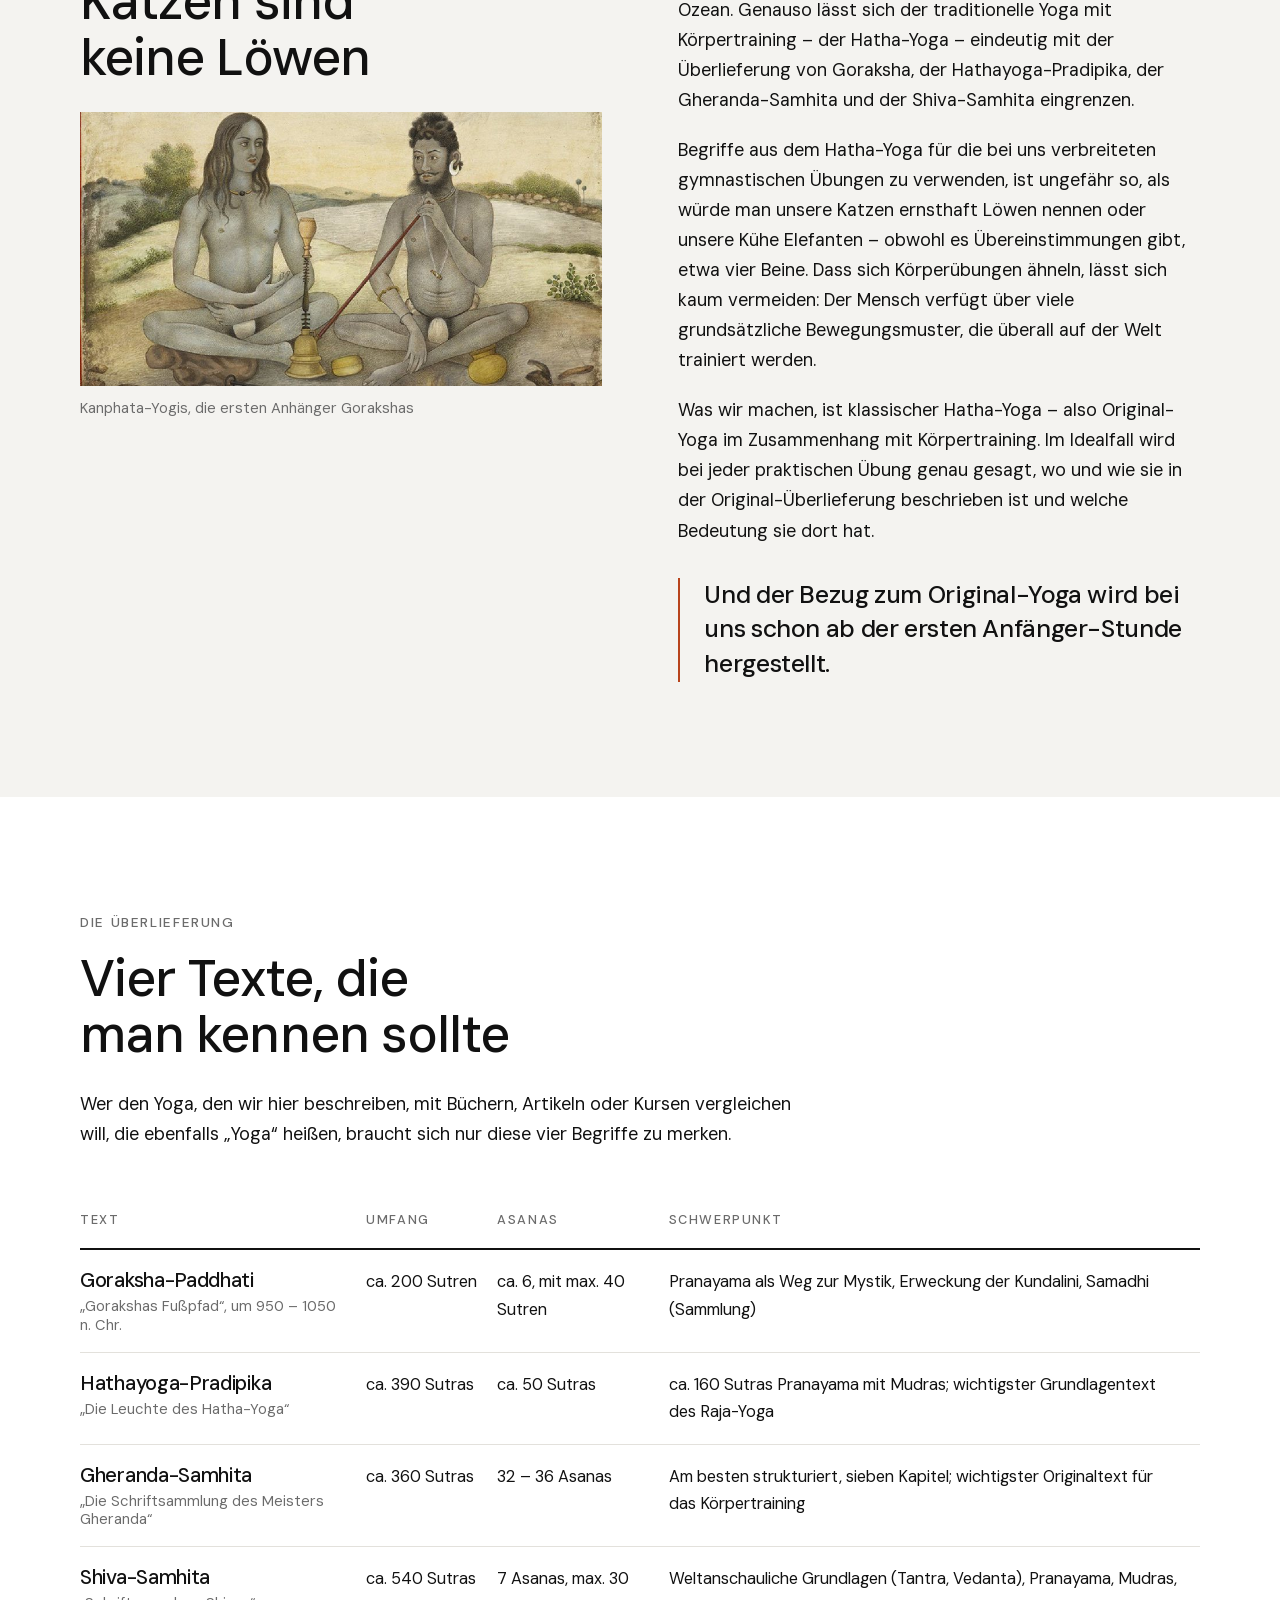
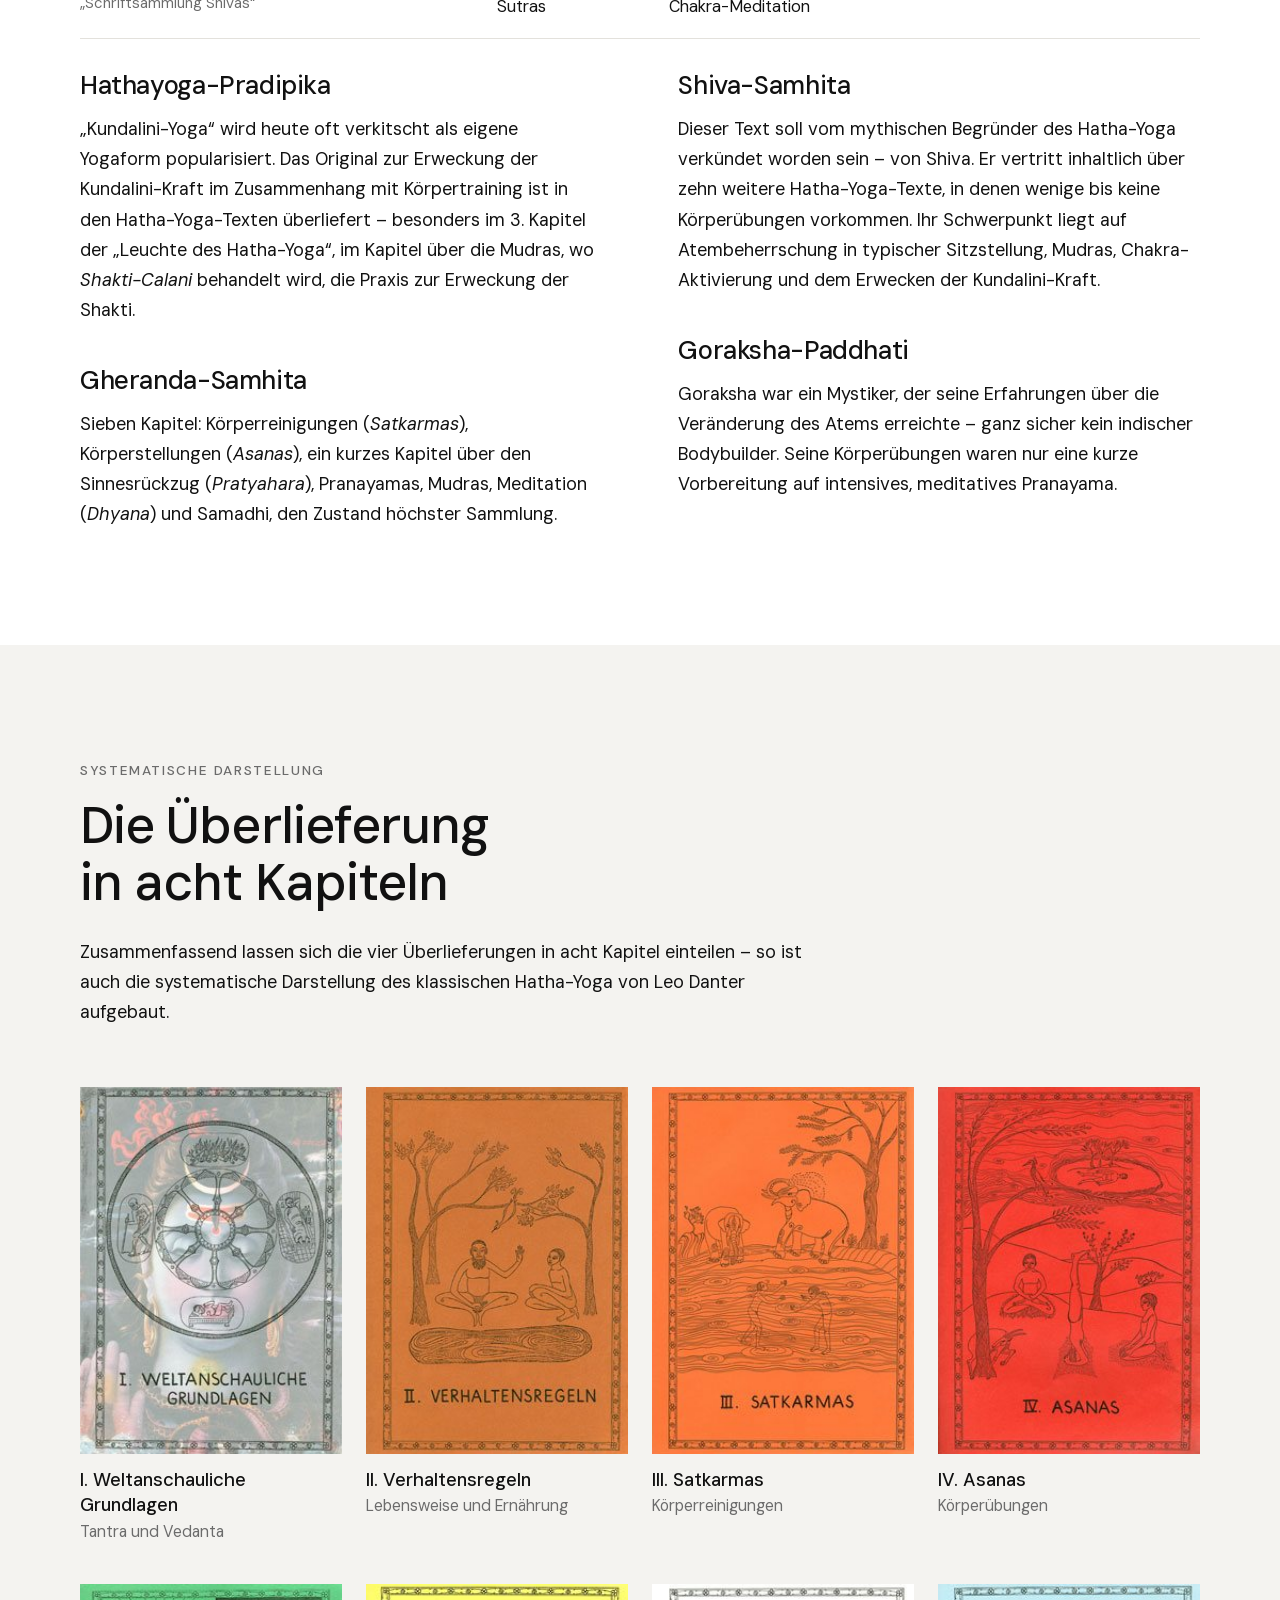
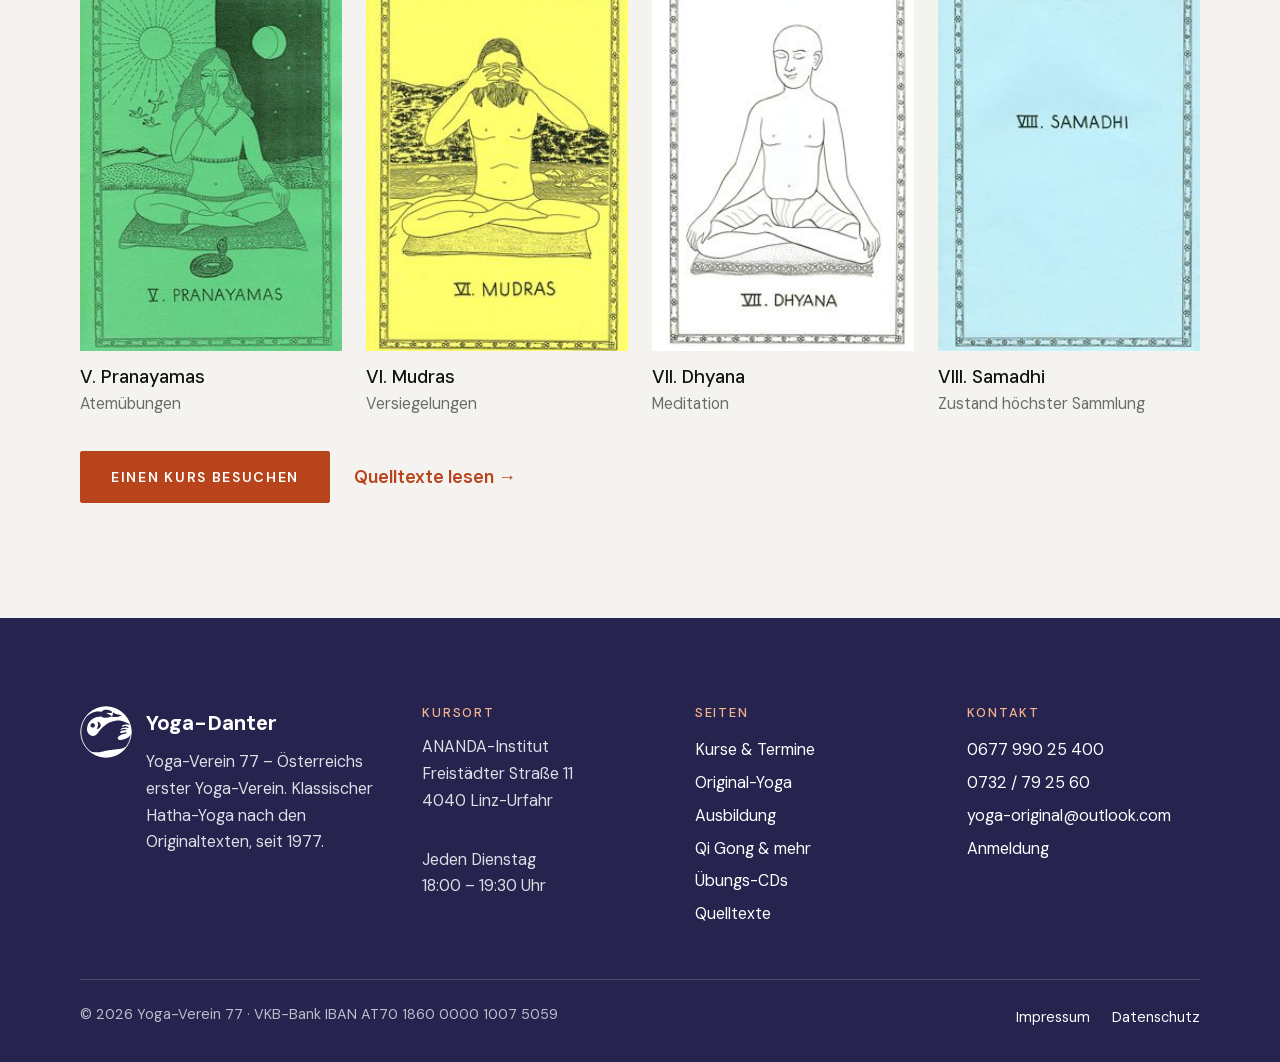
<file: original-yoga.html>
<!doctype html>
<html lang="de">
<head>
  <meta charset="utf-8">
  <meta name="viewport" content="width=device-width, initial-scale=1">
  <title>Original-Yoga · Yoga-Danter</title>
  <meta name="description" content="Was ist Original-Yoga? Goraksha, Hathayoga-Pradipika, Gheranda-Samhita und Shiva-Samhita – die vier Überlieferungen des klassischen Hatha-Yoga.">
  <link rel="canonical" href="https://www.yoga-danter.at/original-yoga.html">
  <meta name="theme-color" content="#ffffff">
  <meta property="og:type" content="website">
  <meta property="og:locale" content="de_AT">
  <meta property="og:site_name" content="Yoga-Danter">
  <meta property="og:title" content="Original-Yoga · Yoga-Danter">
  <meta property="og:description" content="Was ist Original-Yoga? Goraksha, Hathayoga-Pradipika, Gheranda-Samhita und Shiva-Samhita – die vier Überlieferungen des klassischen Hatha-Yoga.">
  <meta property="og:url" content="https://www.yoga-danter.at/original-yoga.html">
  <meta property="og:image" content="https://www.yoga-danter.at/assets/img/hauptplatz-virabhadrasana.jpg">
  <link rel="icon" href="assets/img/favicon.svg" type="image/svg+xml">
  <link rel="apple-touch-icon" href="assets/img/apple-touch-icon.png">
  <link rel="preload" href="assets/fonts/dm-sans-normal-latin.woff2" as="font" type="font/woff2" crossorigin>
  <link rel="stylesheet" href="assets/css/style.css">
</head>
<body>
<a class="skip-link" href="#inhalt">Zum Inhalt springen</a>

<header class="site-header">
  <div class="wrap">
    <a class="brand" href="index.html">
      <img src="assets/img/logo.svg" width="46" height="46" alt="">
      <span>
        <span class="brand__name">Yoga-Danter</span>
        <span class="brand__sub">Yoga-Verein 77</span>
      </span>
    </a>
    <nav class="nav" id="hauptnavigation" aria-label="Hauptnavigation">
      <ul>
        <li><a href="kurse.html">Kurse &amp; Termine</a></li>
        <li><a href="original-yoga.html" aria-current="page">Original-Yoga</a></li>
        <li><a href="ausbildung.html">Ausbildung</a></li>
        <li><a href="angebote.html">Qi Gong &amp; mehr</a></li>
        <li><a href="medien.html">Medien</a></li>
        <li><a href="texte.html">Quelltexte</a></li>
        <li><a href="kontakt.html">Kontakt</a></li>
      </ul>
    </nav>
    <a class="header-phone" href="tel:+4367799025400">0677 990 25 400</a>
    <button class="nav-toggle" type="button" aria-expanded="false" aria-controls="hauptnavigation">
      <span class="nav-toggle__bars" aria-hidden="true"></span>
      Menü
    </button>
  </div>
</header>

<main id="inhalt">
<header class="page-head">
  <div class="wrap">
    <nav class="breadcrumb" aria-label="Brotkrümel"><a href="index.html">Start</a> / Original-Yoga</nav>
    <h1>Original-Yoga</h1>
    <p class="lead">Klassischer Hatha-Yoga lässt sich eindeutig eingrenzen: durch die Überlieferung von Goraksha, die Hathayoga-Pradipika, die Gheranda-Samhita und die Shiva-Samhita.</p>
  </div>
</header>

<section class="band" aria-labelledby="goraksha">
  <div class="wrap">
    <div class="split">
      <div>
        <span class="tag">Der Begründer</span>
        <h2 id="goraksha">Goraksha</h2>
        <p>Goraksha ist der historische Begründer des Hatha-Yoga und lebte um 950 – 1050 n. Chr. Er ist der Verfasser der ersten Schrift über Hatha-Yoga, mit dem schlichten Titel <em>Hatha-Yoga</em>. Dieser Urtext, der dieser heute weltweit bedeutenden Bewegung den Namen gegeben hat, ist angeblich verloren gegangen.</p>
        <p>Sein Inhalt ist aber sicher in Gorakshas Folgewerken enthalten: im <em>Goraksha-Shataka</em> („Gorakshas hundert Sprüche“) und in der <em>Goraksha-Paddhati</em> („Gorakshas Fußpfad“). Zu seinen ersten Anhängern gehören die Kanphata-Yogis, die als Erkennungszeichen große Ringe in ihren Ohren tragen.</p>
        <p class="pullquote">Wer als Yoga-Übender keine Ahnung von Goraksha hat, ist ungefähr so fachkundig wie ein Christ, der über Jesus nichts weiß.</p>
        <a class="link-arrow" href="texte.html#goraksha-shataka">Goraksha-Shataka im Original lesen</a>
      </div>
      <figure class="photo">
        <img src="assets/img/goraksha-shataka.jpg" width="812" height="564" alt="Titelblatt einer Sanskrit-Ausgabe des Goraksha Satakam mit Darstellungen des Yogi Goraksha">
        <figcaption>Goraksha Satakam – die ursprünglichste erhaltene Überlieferung des Hatha-Yoga</figcaption>
      </figure>
    </div>
  </div>
</section>

<section class="band band--hell" aria-labelledby="abgrenzung">
  <div class="wrap">
    <div class="split split--top">
      <div>
        <span class="tag">Warum „Original“?</span>
        <h2 id="abgrenzung">Katzen sind keine Löwen</h2>
        <figure class="photo mt-2">
          <img src="assets/img/kanphata-yogis.jpg" width="900" height="473" alt="Historische indische Malerei: zwei Kanphata-Yogis sitzen im Lotossitz in einer Landschaft" loading="lazy">
          <figcaption>Kanphata-Yogis, die ersten Anhänger Gorakshas</figcaption>
        </figure>
      </div>
      <div class="prose">
        <p>Indien lässt sich geografisch eindeutig verorten: im Norden der Himalaya, im Süden Sri Lanka, rundherum der Indische Ozean. Genauso lässt sich der traditionelle Yoga mit Körpertraining – der Hatha-Yoga – eindeutig mit der Überlieferung von Goraksha, der Hathayoga-Pradipika, der Gheranda-Samhita und der Shiva-Samhita eingrenzen.</p>
        <p>Begriffe aus dem Hatha-Yoga für die bei uns verbreiteten gymnastischen Übungen zu verwenden, ist ungefähr so, als würde man unsere Katzen ernsthaft Löwen nennen oder unsere Kühe Elefanten – obwohl es Übereinstimmungen gibt, etwa vier Beine. Dass sich Körperübungen ähneln, lässt sich kaum vermeiden: Der Mensch verfügt über viele grundsätzliche Bewegungsmuster, die überall auf der Welt trainiert werden.</p>
        <p>Was wir machen, ist klassischer Hatha-Yoga – also Original-Yoga im Zusammenhang mit Körpertraining. Im Idealfall wird bei jeder praktischen Übung genau gesagt, wo und wie sie in der Original-Überlieferung beschrieben ist und welche Bedeutung sie dort hat.</p>
        <p class="pullquote">Und der Bezug zum Original-Yoga wird bei uns schon ab der ersten Anfänger-Stunde hergestellt.</p>
      </div>
    </div>
  </div>
</section>

<section class="band" aria-labelledby="quellen">
  <div class="wrap">
    <div class="section__head">
      <span class="tag">Die Überlieferung</span>
      <h2 id="quellen">Vier Texte, die man kennen sollte</h2>
      <p>Wer den Yoga, den wir hier beschreiben, mit Büchern, Artikeln oder Kursen vergleichen will, die ebenfalls „Yoga“ heißen, braucht sich nur diese vier Begriffe zu merken.</p>
    </div>
    <div class="table-wrap">
      <table class="sources">
        <thead>
          <tr>
            <th scope="col">Text</th>
            <th scope="col">Umfang</th>
            <th scope="col">Asanas</th>
            <th scope="col">Schwerpunkt</th>
          </tr>
        </thead>
        <tbody>
          <tr>
            <th scope="row">Goraksha-Paddhati<small>„Gorakshas Fußpfad“, um 950 – 1050 n. Chr.</small></th>
            <td class="num">ca. 200 Sutren</td>
            <td>ca. 6, mit max. 40 Sutren</td>
            <td>Pranayama als Weg zur Mystik, Erweckung der Kundalini, Samadhi (Sammlung)</td>
          </tr>
          <tr>
            <th scope="row">Hathayoga-Pradipika<small>„Die Leuchte des Hatha-Yoga“</small></th>
            <td class="num">ca. 390 Sutras</td>
            <td>ca. 50 Sutras</td>
            <td>ca. 160 Sutras Pranayama mit Mudras; wichtigster Grundlagentext des Raja-Yoga</td>
          </tr>
          <tr>
            <th scope="row">Gheranda-Samhita<small>„Die Schriftsammlung des Meisters Gheranda“</small></th>
            <td class="num">ca. 360 Sutras</td>
            <td>32 – 36 Asanas</td>
            <td>Am besten strukturiert, sieben Kapitel; wichtigster Originaltext für das Körpertraining</td>
          </tr>
          <tr>
            <th scope="row">Shiva-Samhita<small>„Schriftsammlung Shivas“</small></th>
            <td class="num">ca. 540 Sutras</td>
            <td>7 Asanas, max. 30 Sutras</td>
            <td>Weltanschauliche Grundlagen (Tantra, Vedanta), Pranayama, Mudras, Chakra-Meditation</td>
          </tr>
        </tbody>
      </table>
    </div>

    <div class="split split--top mt-2">
      <div class="prose">
        <h3>Hathayoga-Pradipika</h3>
        <p>„Kundalini-Yoga“ wird heute oft verkitscht als eigene Yogaform popularisiert. Das Original zur Erweckung der Kundalini-Kraft im Zusammenhang mit Körpertraining ist in den Hatha-Yoga-Texten überliefert – besonders im 3. Kapitel der „Leuchte des Hatha-Yoga“, im Kapitel über die Mudras, wo <span class="sa">Shakti-Calani</span> behandelt wird, die Praxis zur Erweckung der Shakti.</p>
        <h3>Gheranda-Samhita</h3>
        <p>Sieben Kapitel: Körperreinigungen (<span class="sa">Satkarmas</span>), Körperstellungen (<span class="sa">Asanas</span>), ein kurzes Kapitel über den Sinnesrückzug (<span class="sa">Pratyahara</span>), Pranayamas, Mudras, Meditation (<span class="sa">Dhyana</span>) und Samadhi, den Zustand höchster Sammlung.</p>
      </div>
      <div class="prose">
        <h3>Shiva-Samhita</h3>
        <p>Dieser Text soll vom mythischen Begründer des Hatha-Yoga verkündet worden sein – von Shiva. Er vertritt inhaltlich über zehn weitere Hatha-Yoga-Texte, in denen wenige bis keine Körperübungen vorkommen. Ihr Schwerpunkt liegt auf Atembeherrschung in typischer Sitzstellung, Mudras, Chakra-Aktivierung und dem Erwecken der Kundalini-Kraft.</p>
        <h3>Goraksha-Paddhati</h3>
        <p>Goraksha war ein Mystiker, der seine Erfahrungen über die Veränderung des Atems erreichte – ganz sicher kein indischer Bodybuilder. Seine Körperübungen waren nur eine kurze Vorbereitung auf intensives, meditatives Pranayama.</p>
      </div>
    </div>
  </div>
</section>

<section class="band band--hell" aria-labelledby="kapitel">
  <div class="wrap">
    <div class="section__head">
      <span class="tag">Systematische Darstellung</span>
      <h2 id="kapitel">Die Überlieferung in acht Kapiteln</h2>
      <p>Zusammenfassend lassen sich die vier Überlieferungen in acht Kapitel einteilen – so ist auch die systematische Darstellung des klassischen Hatha-Yoga von Leo Danter aufgebaut.</p>
    </div>
    <ul class="covers">
      <li><figure><img src="assets/img/kapitel/1-weltanschauung.jpg" width="245" height="350" alt="Umschlag Kapitel I: Weltanschauliche Grundlagen" loading="lazy"><figcaption><b>I. Weltanschauliche Grundlagen</b><span>Tantra und Vedanta</span></figcaption></figure></li>
      <li><figure><img src="assets/img/kapitel/2-verhaltensregeln.jpg" width="246" height="350" alt="Umschlag Kapitel II: Verhaltensregeln, Zeichnung zweier Yogis unter einem Baum" loading="lazy"><figcaption><b>II. Verhaltensregeln</b><span>Lebensweise und Ernährung</span></figcaption></figure></li>
      <li><figure><img src="assets/img/kapitel/3-satkarmas.jpg" width="247" height="350" alt="Umschlag Kapitel III: Satkarmas, Zeichnung eines Yogis am Fluss" loading="lazy"><figcaption><b>III. Satkarmas</b><span>Körperreinigungen</span></figcaption></figure></li>
      <li><figure><img src="assets/img/kapitel/4-asanas.jpg" width="246" height="350" alt="Umschlag Kapitel IV: Asanas, Zeichnung von Yogis in Körperstellungen" loading="lazy"><figcaption><b>IV. Asanas</b><span>Körperübungen</span></figcaption></figure></li>
      <li><figure><img src="assets/img/kapitel/5-pranayamas.jpg" width="245" height="350" alt="Umschlag Kapitel V: Pranayamas, Zeichnung einer Yogini bei der Wechselatmung unter Sonne und Mond" loading="lazy"><figcaption><b>V. Pranayamas</b><span>Atemübungen</span></figcaption></figure></li>
      <li><figure><img src="assets/img/kapitel/6-mudras.jpg" width="242" height="350" alt="Umschlag Kapitel VI: Mudras, Zeichnung eines Yogis, der Augen und Ohren mit den Händen verschließt" loading="lazy"><figcaption><b>VI. Mudras</b><span>Versiegelungen</span></figcaption></figure></li>
      <li><figure><img src="assets/img/kapitel/7-dhyana.jpg" width="247" height="350" alt="Umschlag Kapitel VII: Dhyana, Zeichnung eines meditierenden Yogis" loading="lazy"><figcaption><b>VII. Dhyana</b><span>Meditation</span></figcaption></figure></li>
      <li><figure><img src="assets/img/kapitel/8-samadhi.jpg" width="247" height="350" alt="Umschlag Kapitel VIII: Samadhi" loading="lazy"><figcaption><b>VIII. Samadhi</b><span>Zustand höchster Sammlung</span></figcaption></figure></li>
    </ul>
    <div class="actions">
      <a class="btn" href="kurse.html">Einen Kurs besuchen</a>
      <a class="link-arrow" href="texte.html">Quelltexte lesen</a>
    </div>
  </div>
</section>
</main>

<footer class="site-footer">
  <div class="wrap">
    <div class="footer__grid">
      <div>
        <div class="footer__brand">
          <img src="assets/img/logo-hell.svg" width="52" height="52" alt="">
          <div>
            <strong>Yoga-Danter</strong>
            Yoga-Verein 77 – Österreichs erster Yoga-Verein. Klassischer Hatha-Yoga nach den Originaltexten, seit 1977.
          </div>
        </div>
      </div>
      <div>
        <h2>Kursort</h2>
        <address>
          ANANDA-Institut<br>
          Freistädter Straße 11<br>
          4040 Linz-Urfahr
        </address>
        <p class="mt-2">Jeden Dienstag<br>18:00 – 19:30 Uhr</p>
      </div>
      <div>
        <h2>Seiten</h2>
        <ul>
          <li><a href="kurse.html">Kurse &amp; Termine</a></li>
          <li><a href="original-yoga.html">Original-Yoga</a></li>
          <li><a href="ausbildung.html">Ausbildung</a></li>
          <li><a href="angebote.html">Qi Gong &amp; mehr</a></li>
          <li><a href="medien.html">Übungs-CDs</a></li>
          <li><a href="texte.html">Quelltexte</a></li>
        </ul>
      </div>
      <div>
        <h2>Kontakt</h2>
        <ul>
          <li><a href="tel:+4367799025400">0677 990 25 400</a></li>
          <li><a href="tel:+43732792560">0732 / 79 25 60</a></li>
          <li><a href="mailto:yoga-original@outlook.com">yoga-original@outlook.com</a></li>
          <li><a href="kontakt.html">Anmeldung</a></li>
        </ul>
      </div>
    </div>
    <div class="footer__bottom">
      <span>© <span data-year>2026</span> Yoga-Verein 77 · VKB-Bank IBAN AT70 1860 0000 1007 5059</span>
      <ul>
        <li><a href="impressum.html">Impressum</a></li>
        <li><a href="impressum.html#datenschutz">Datenschutz</a></li>
      </ul>
    </div>
  </div>
</footer>

<script src="assets/js/main.js" defer></script>
</body>
</html>
</file>
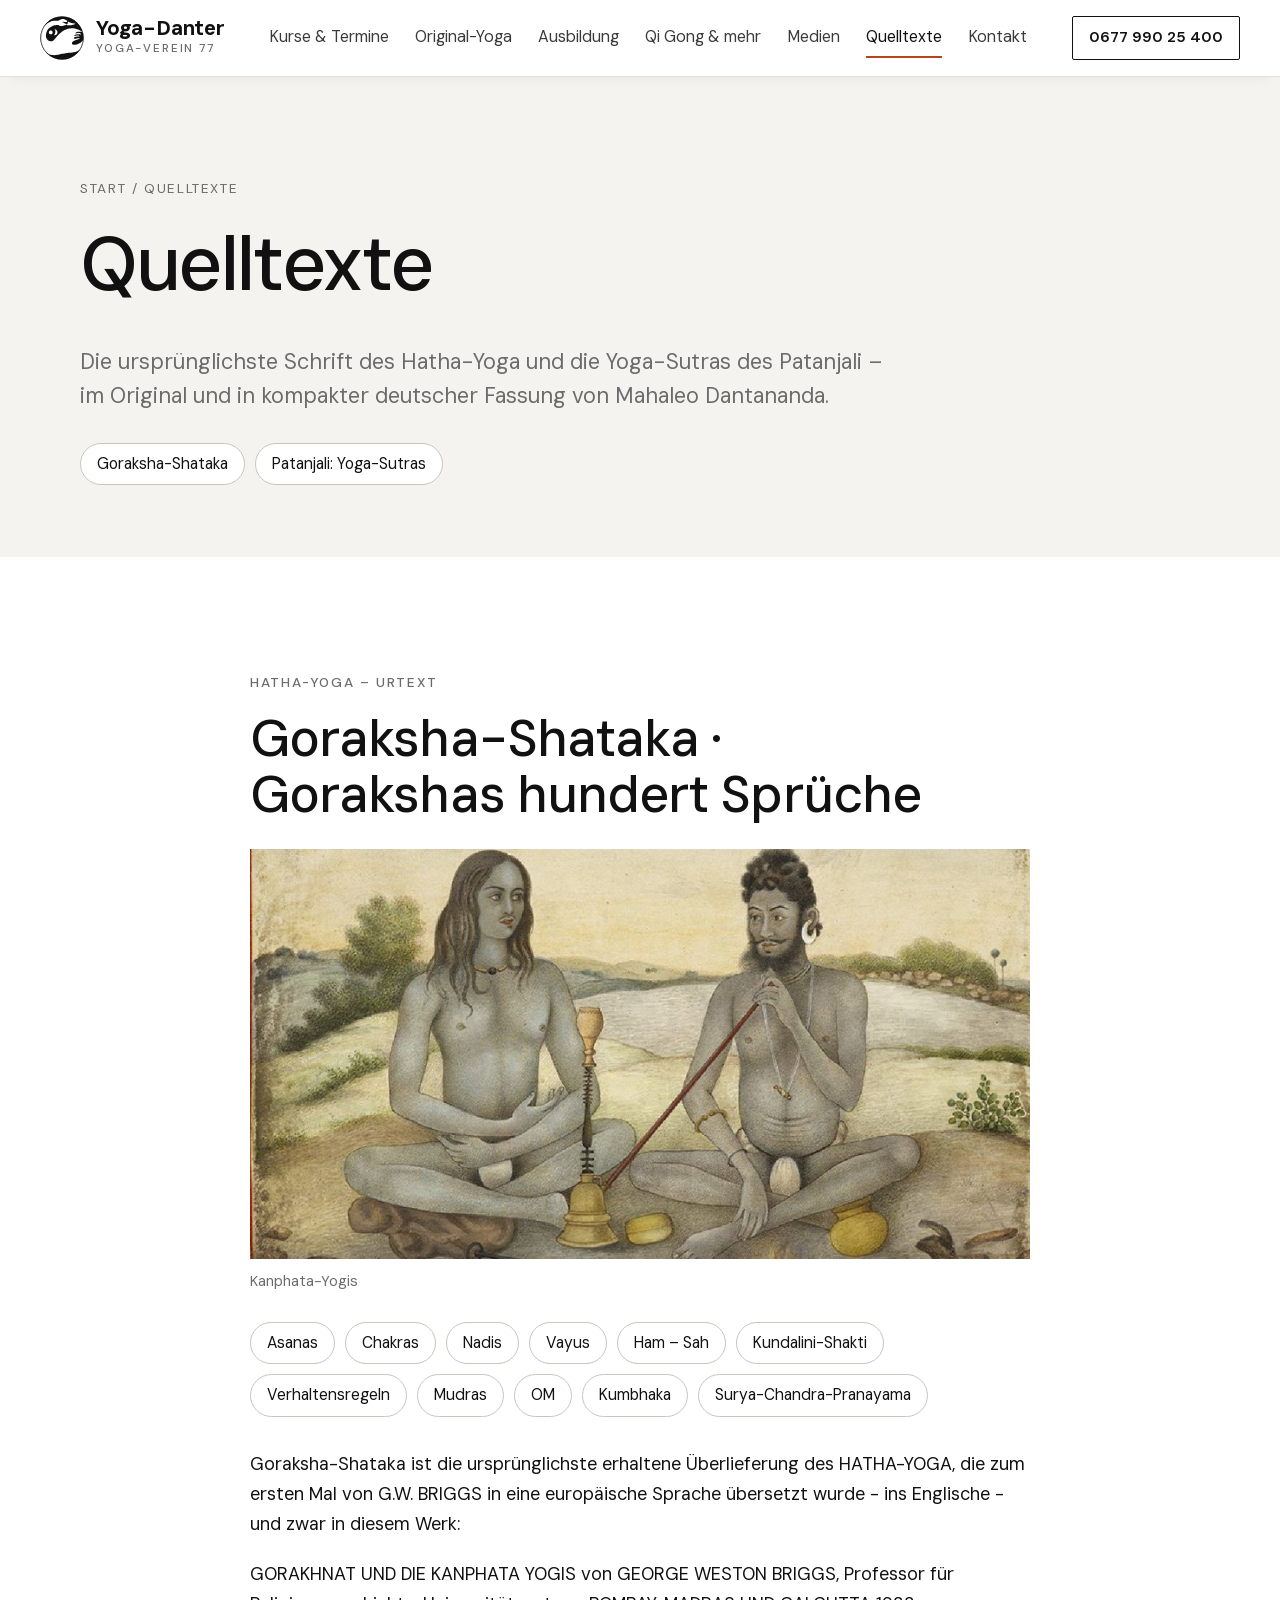
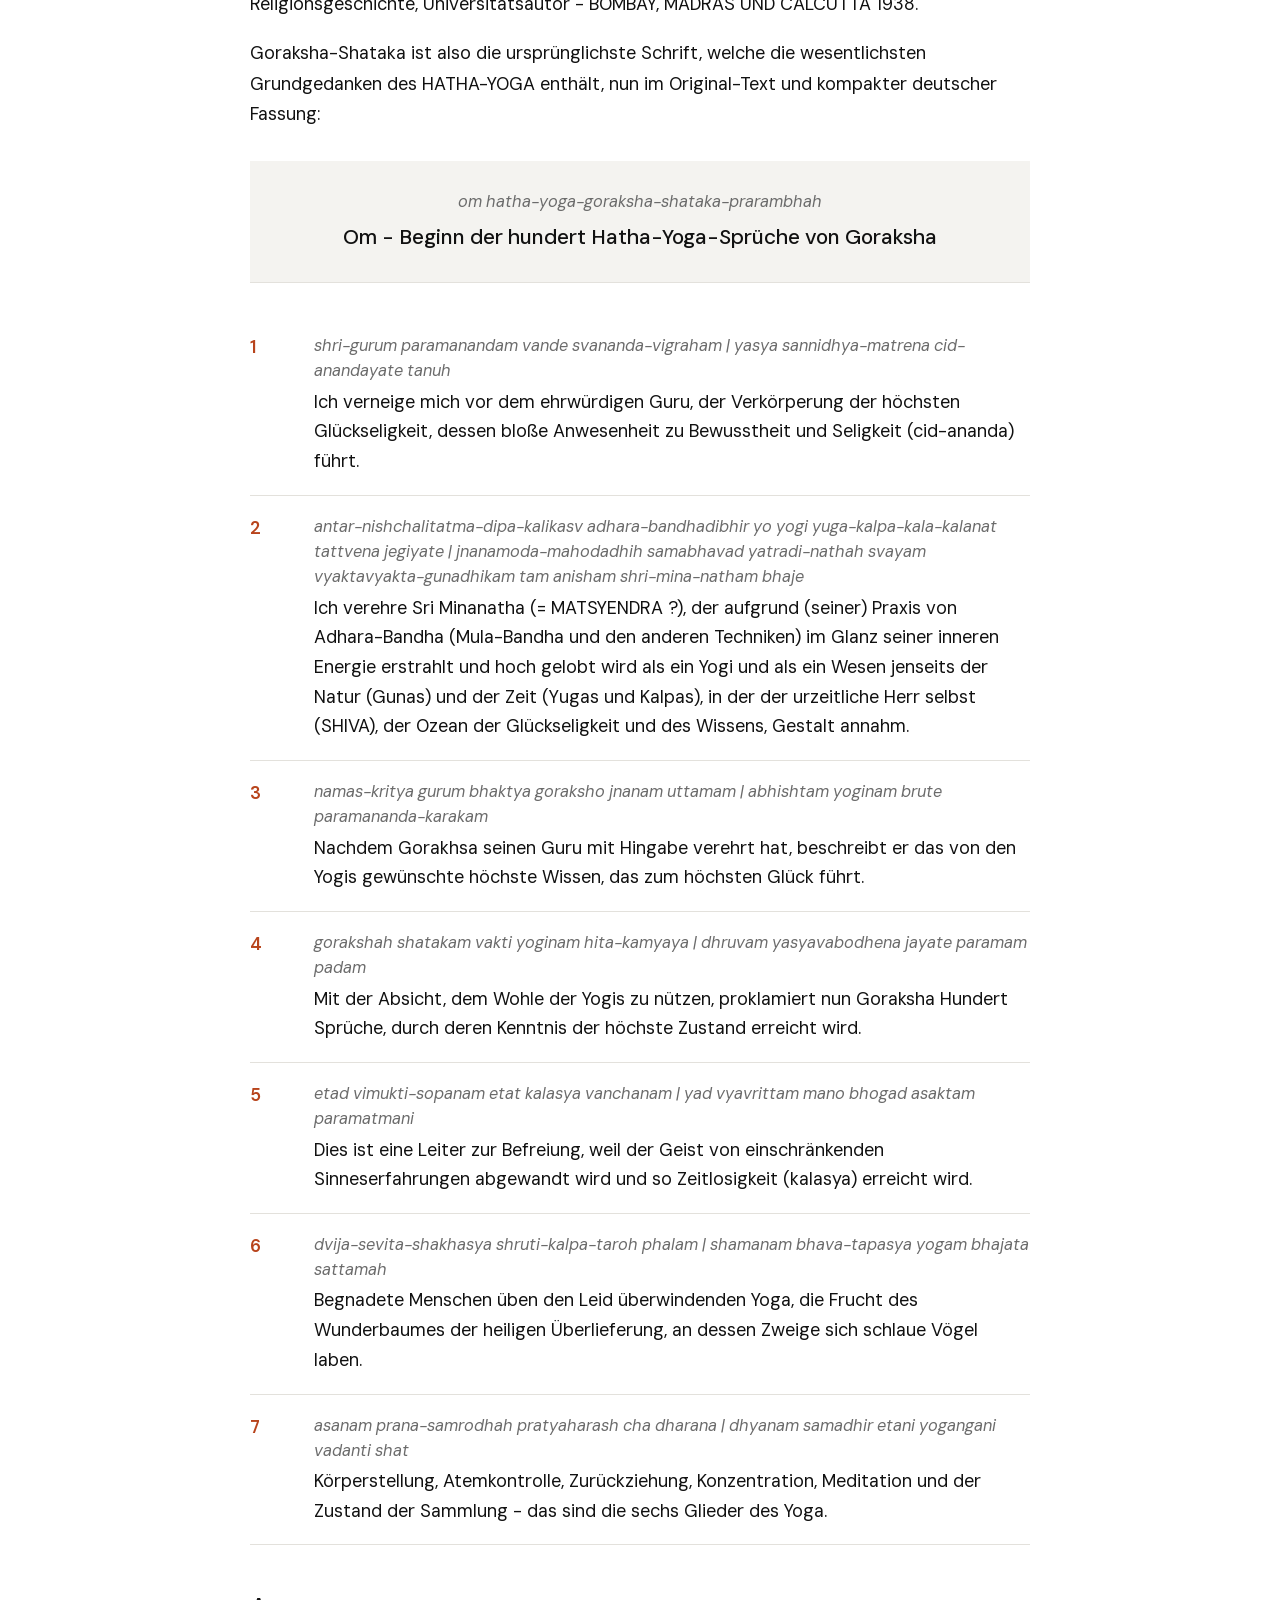
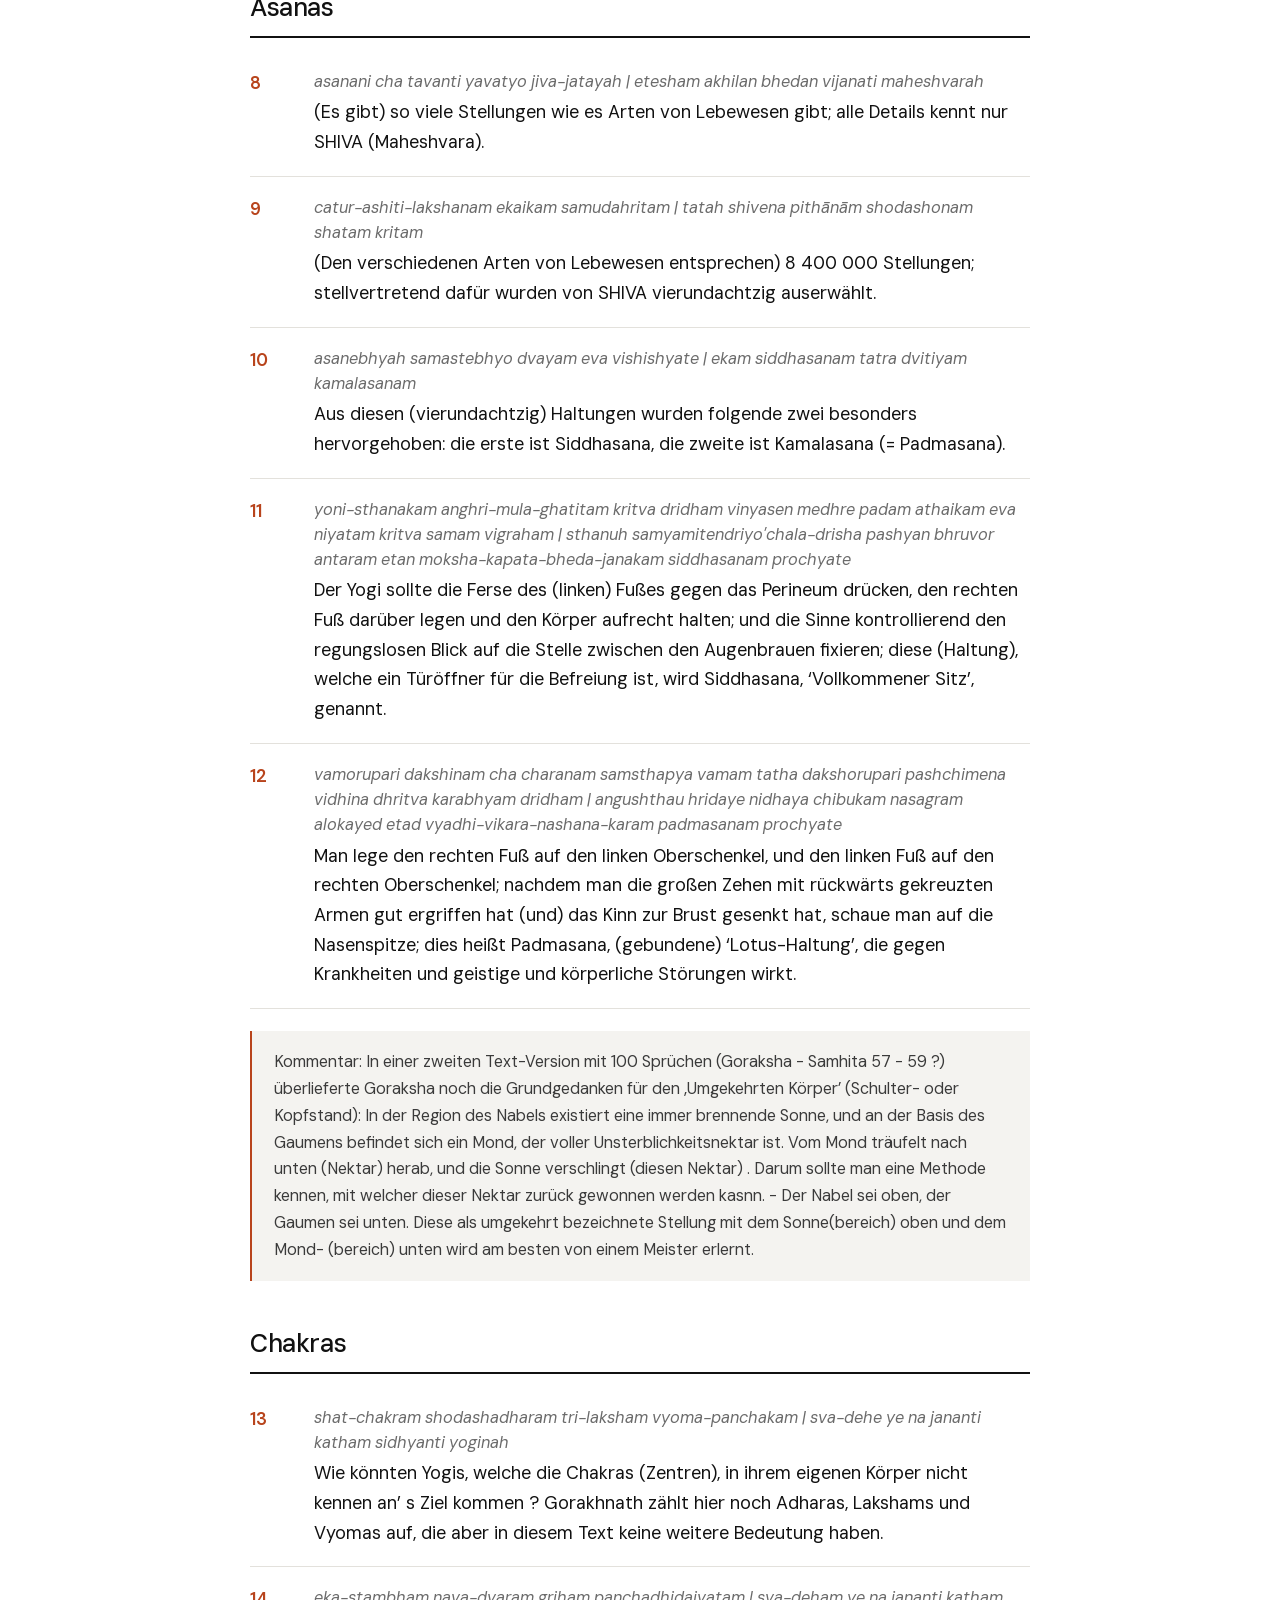
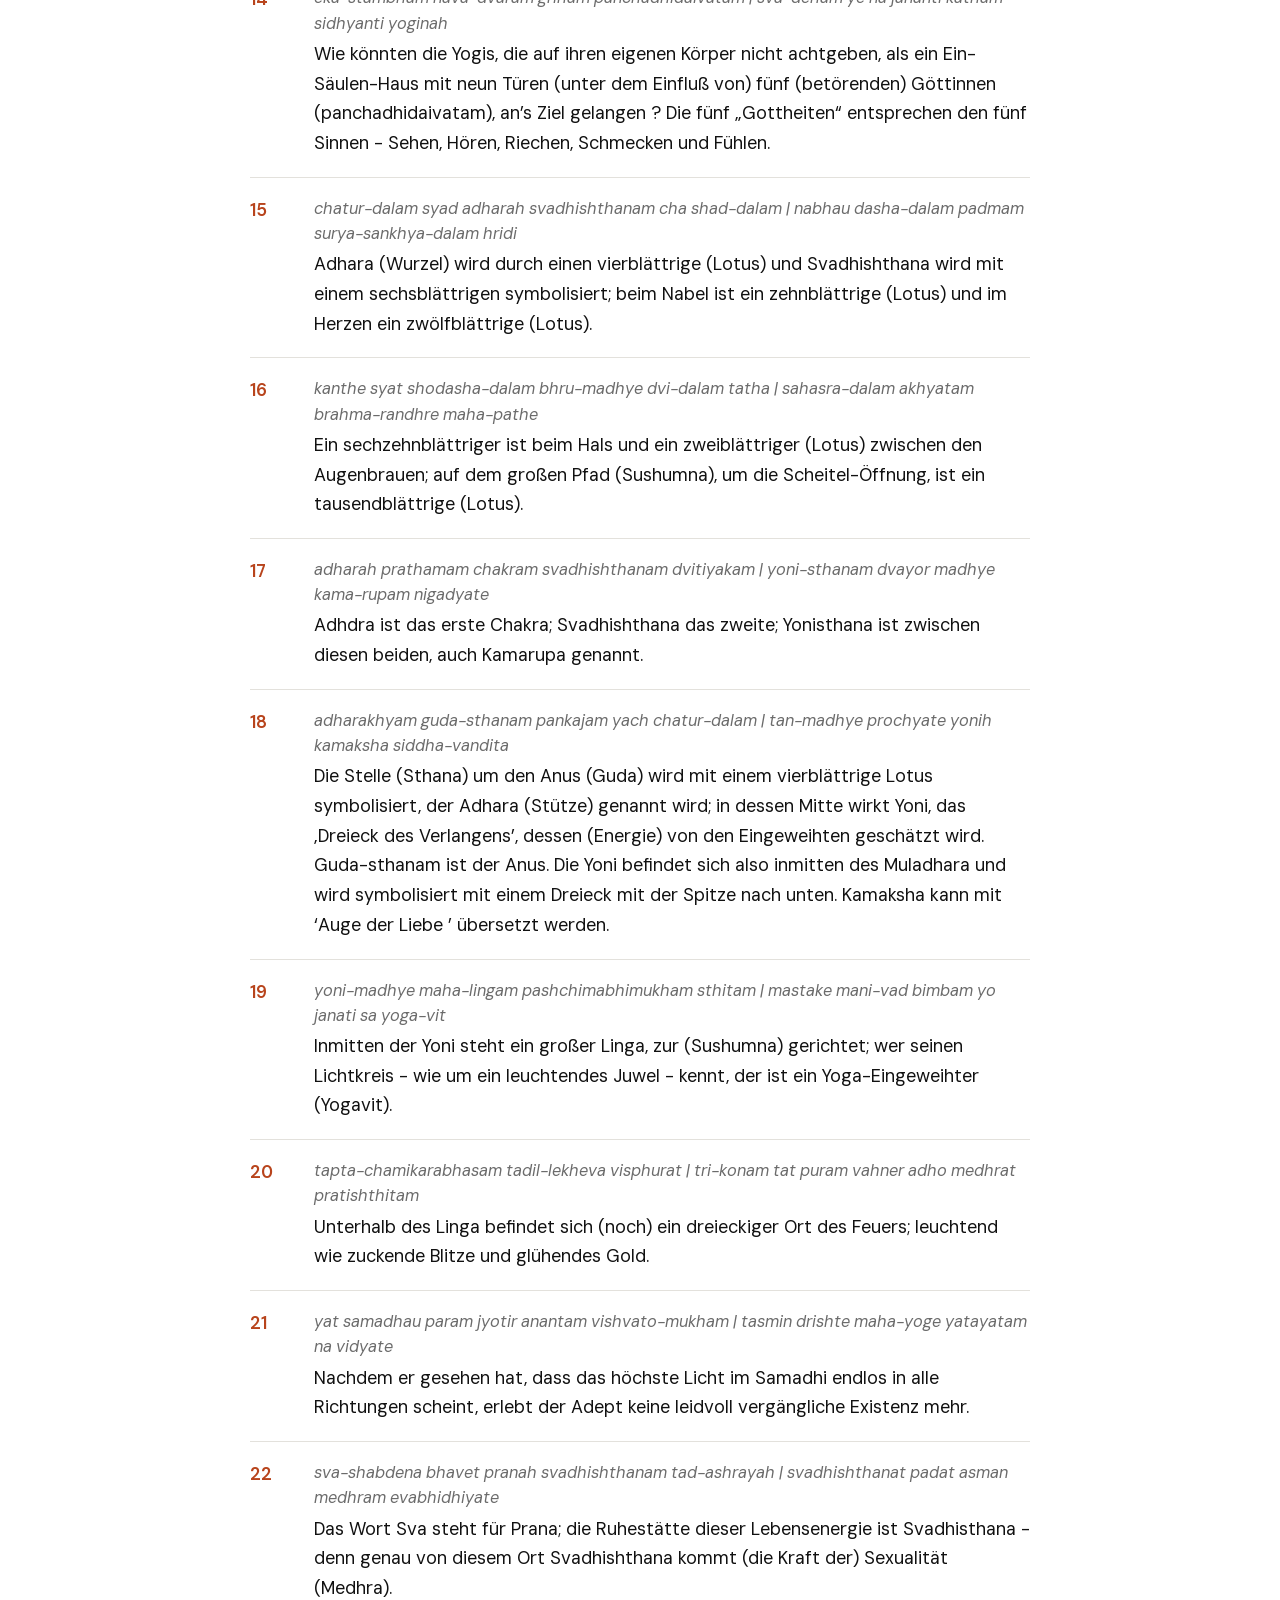
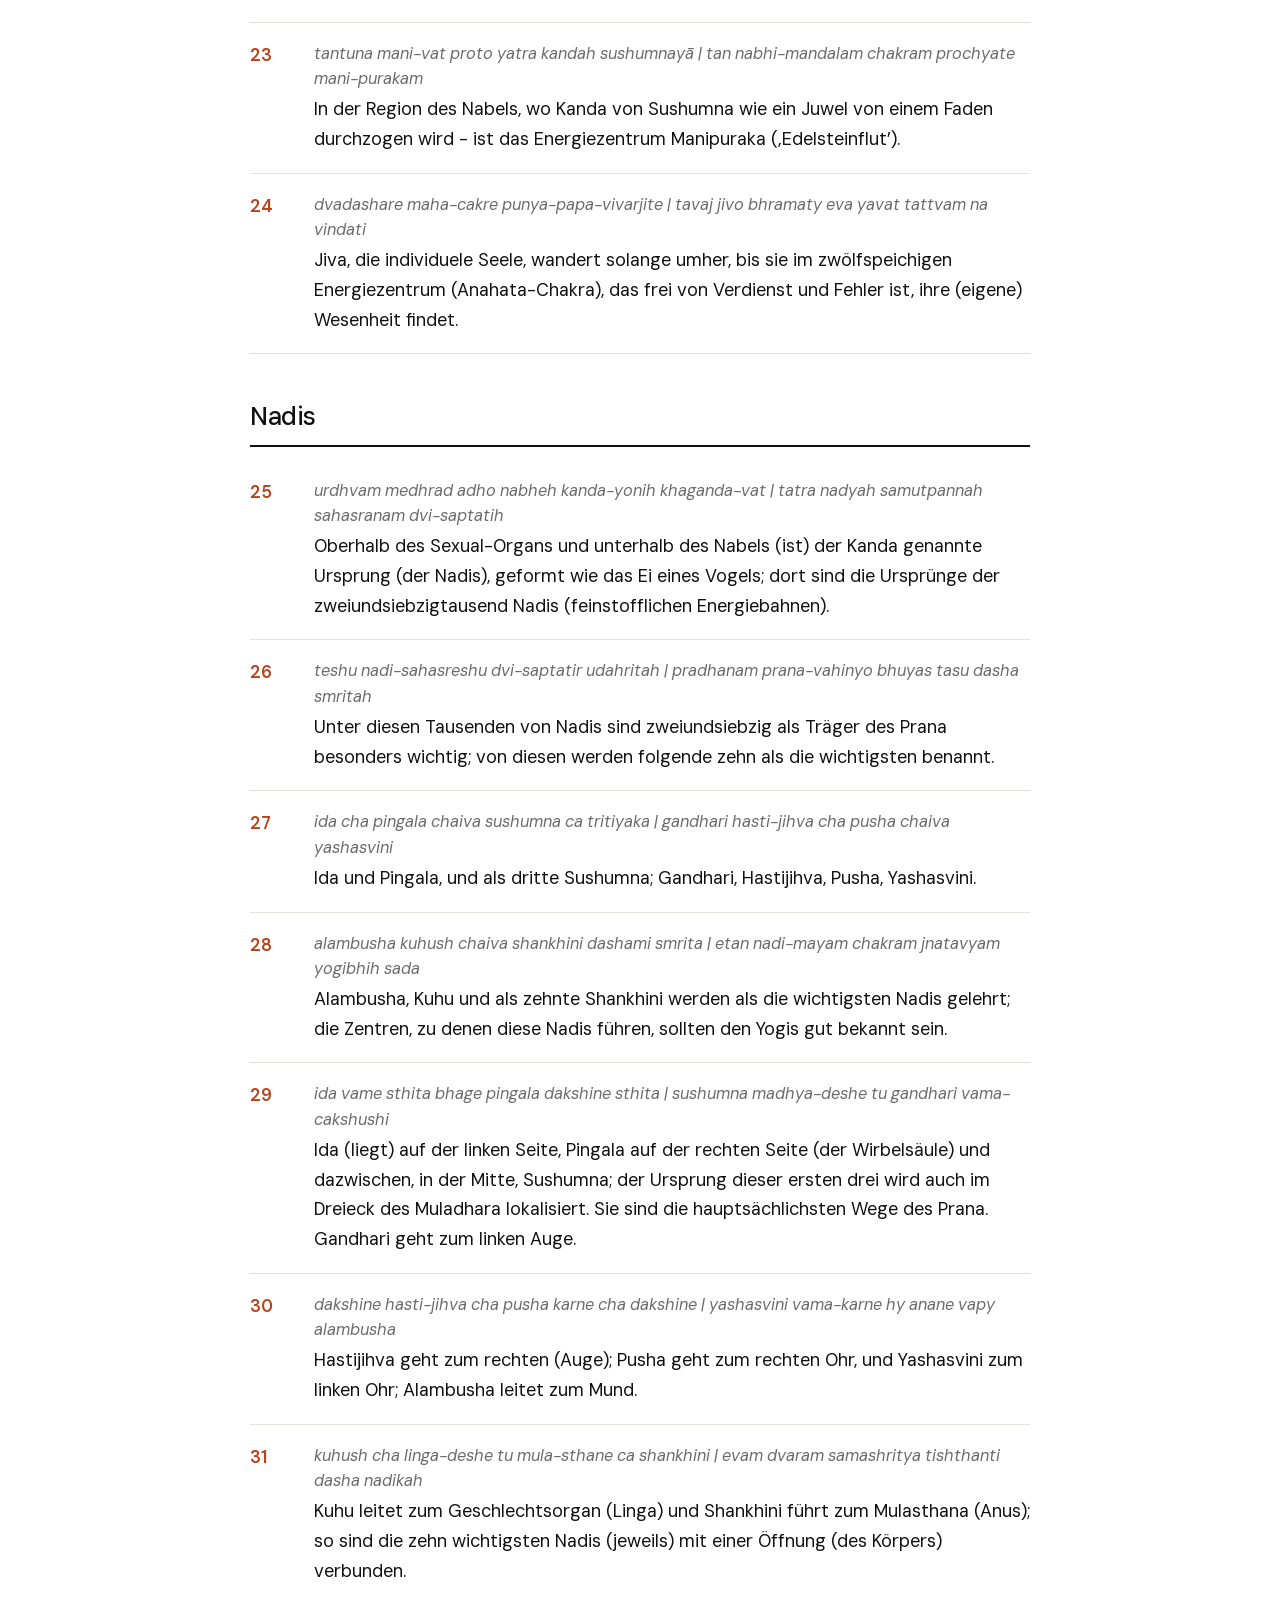
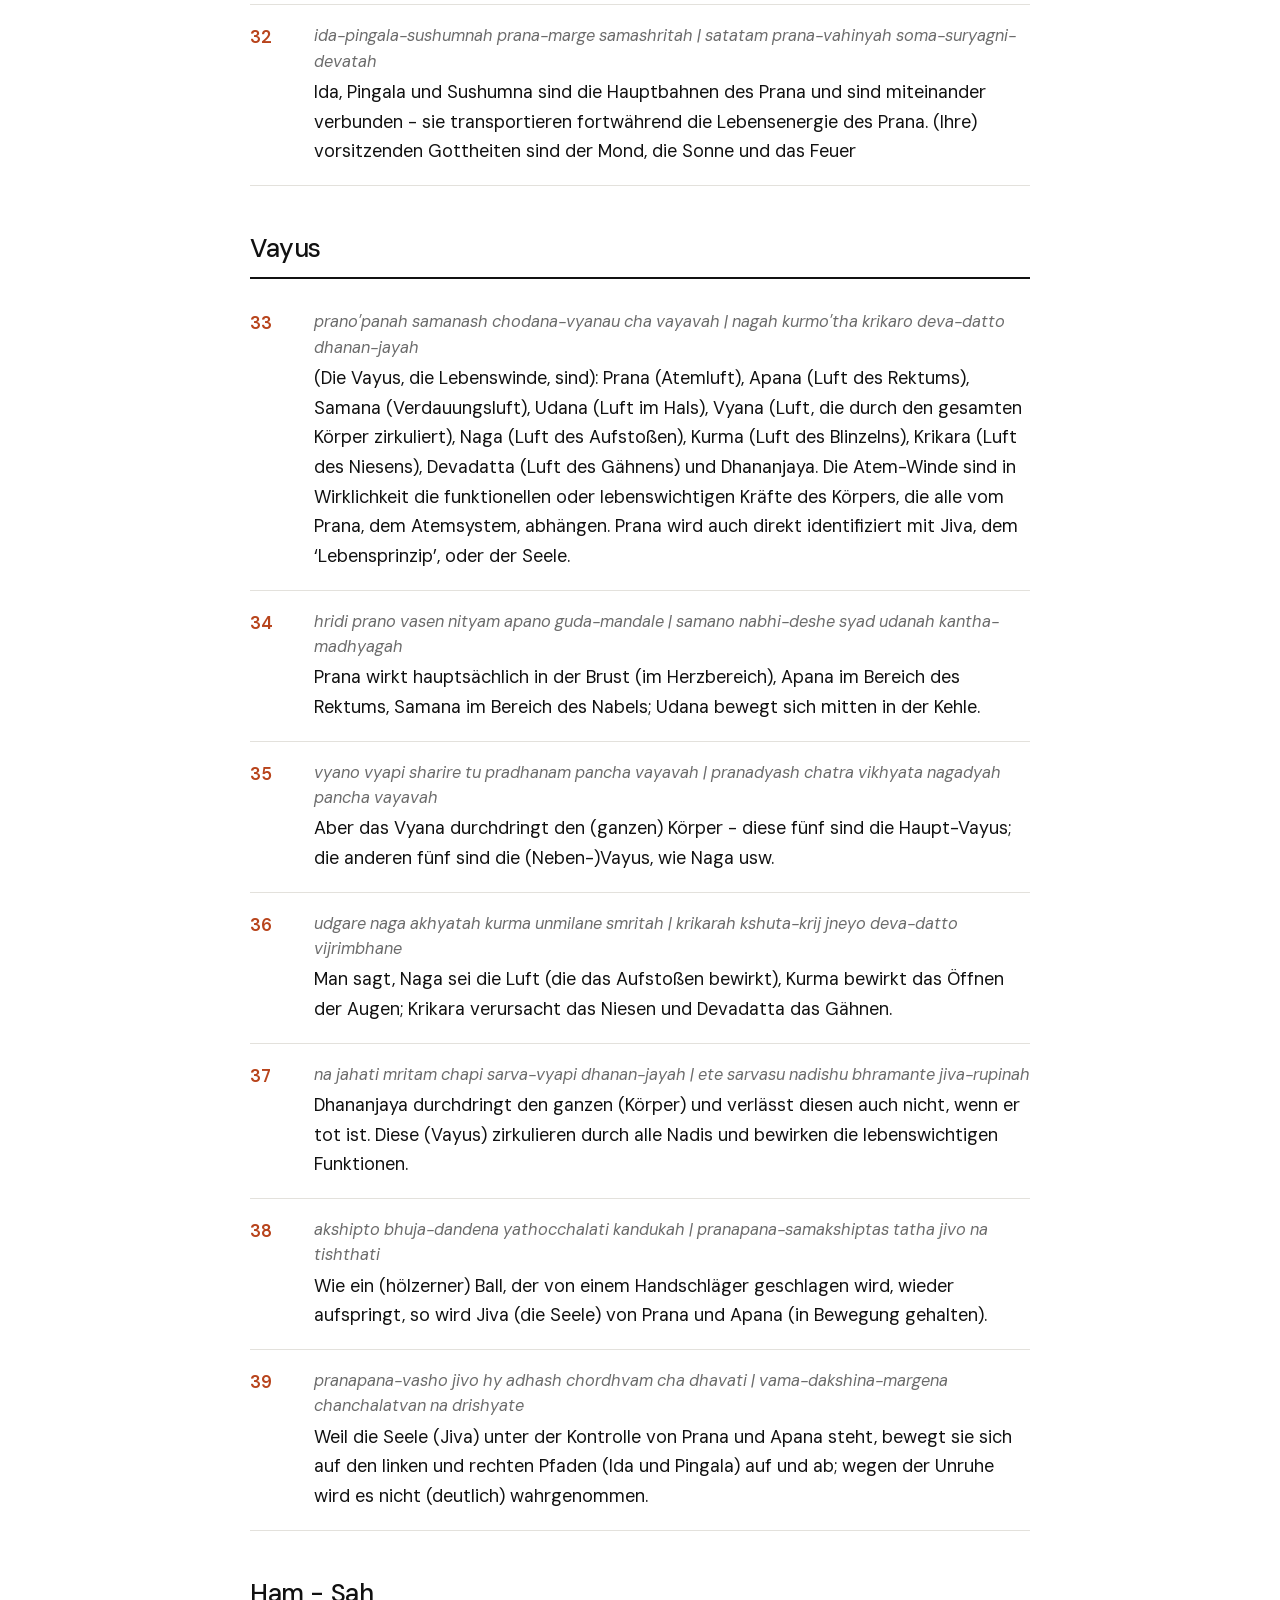
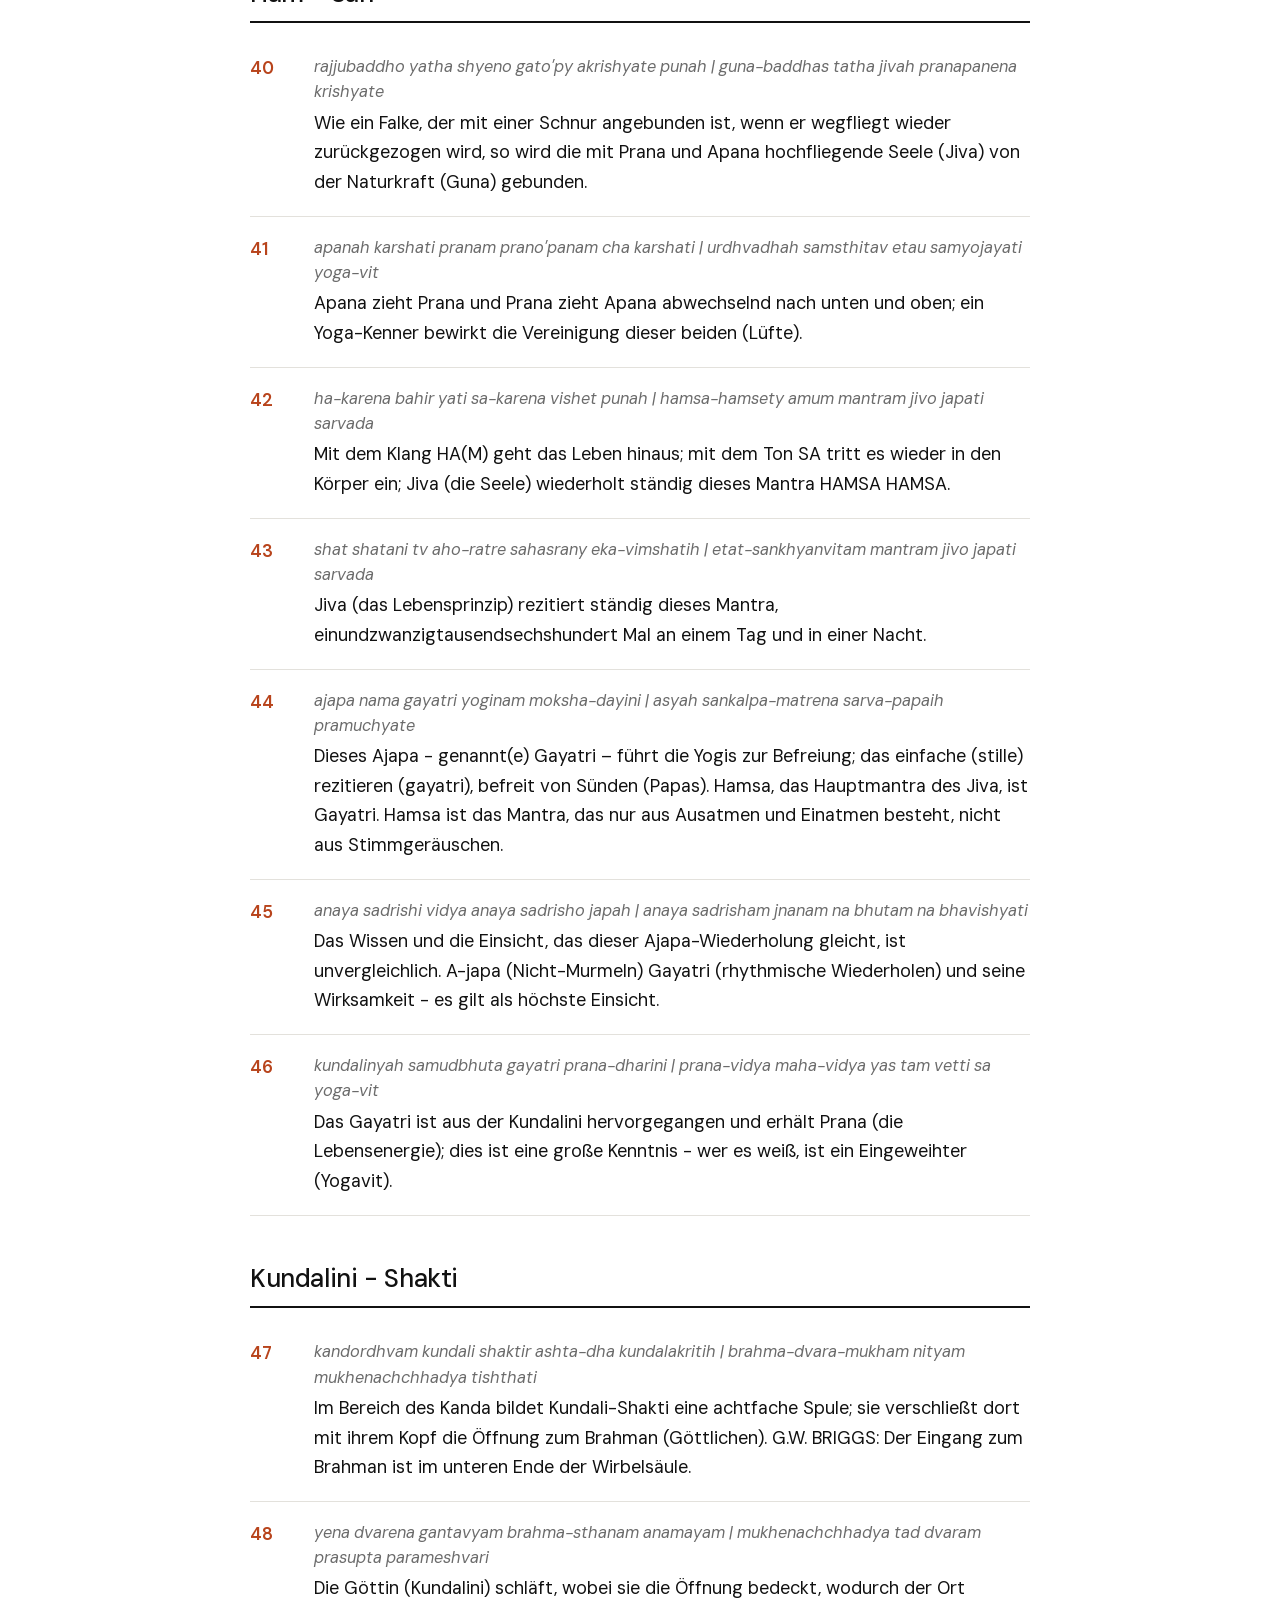
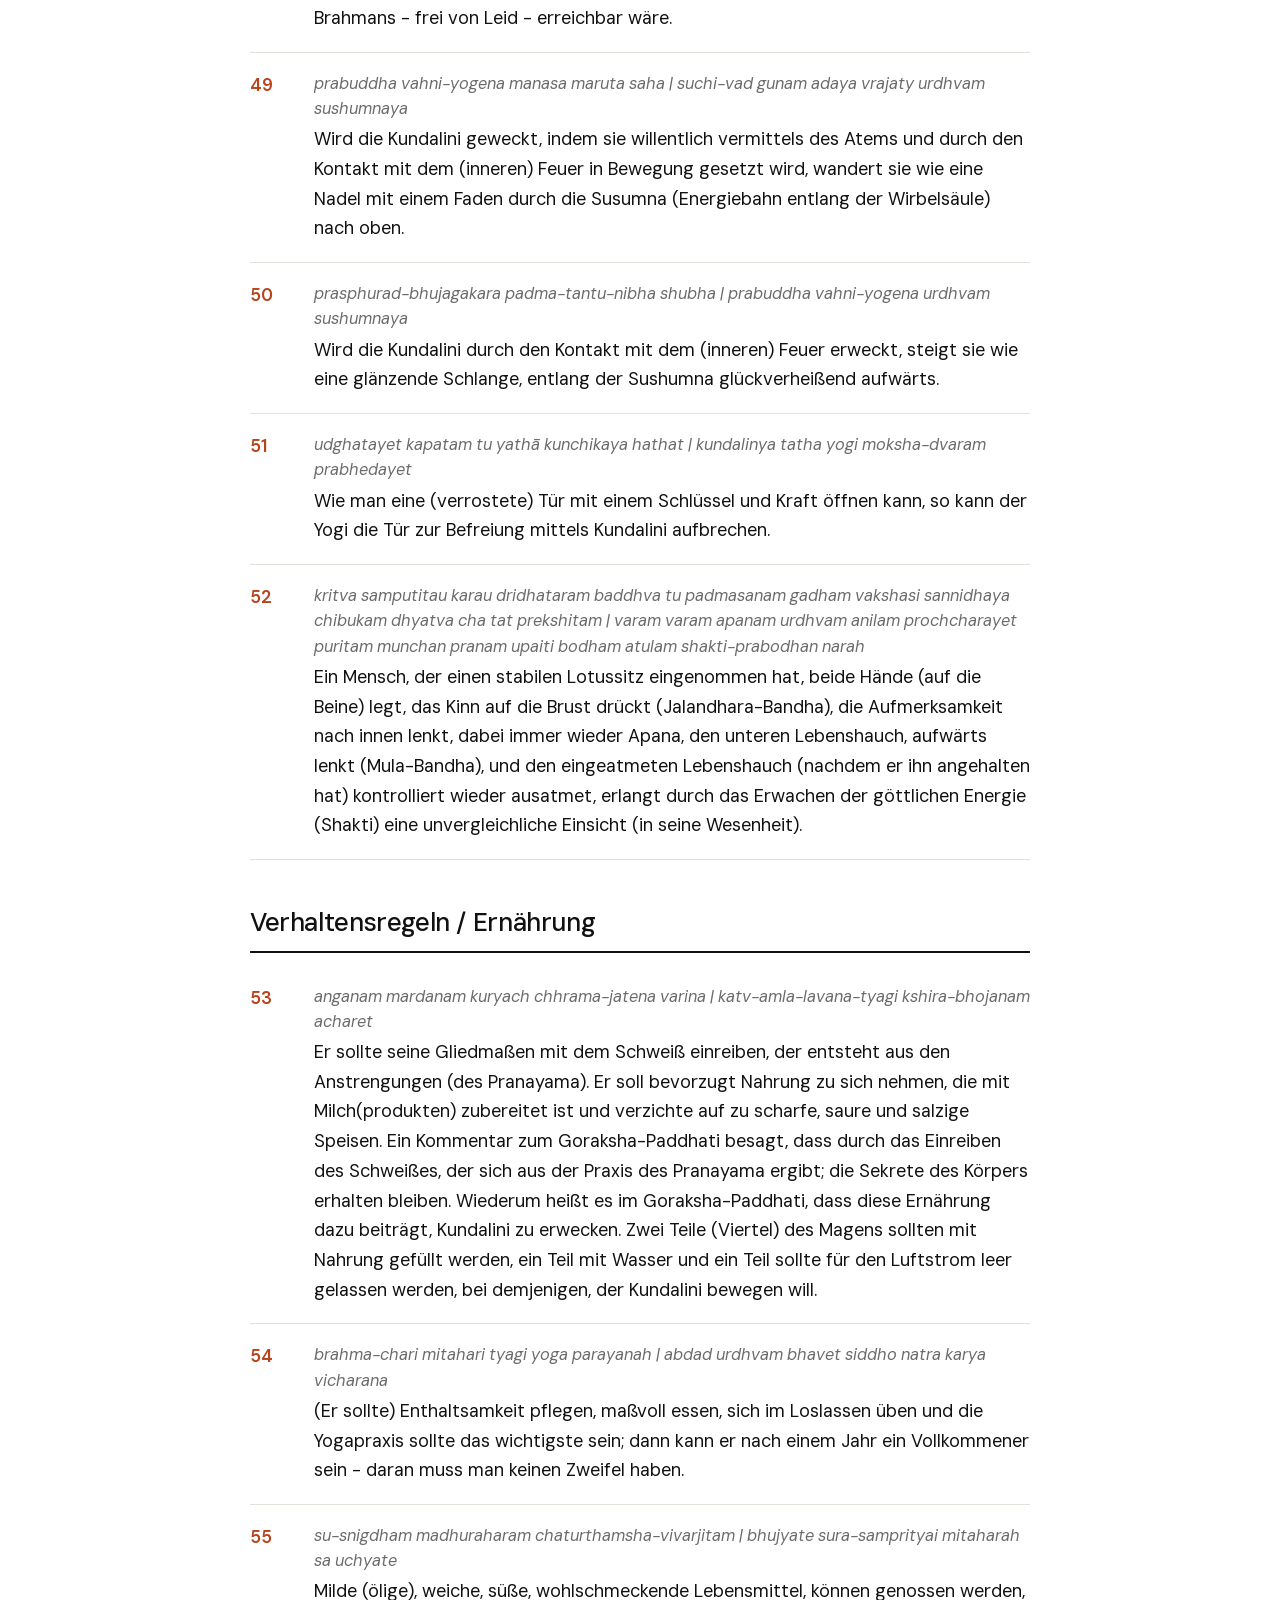
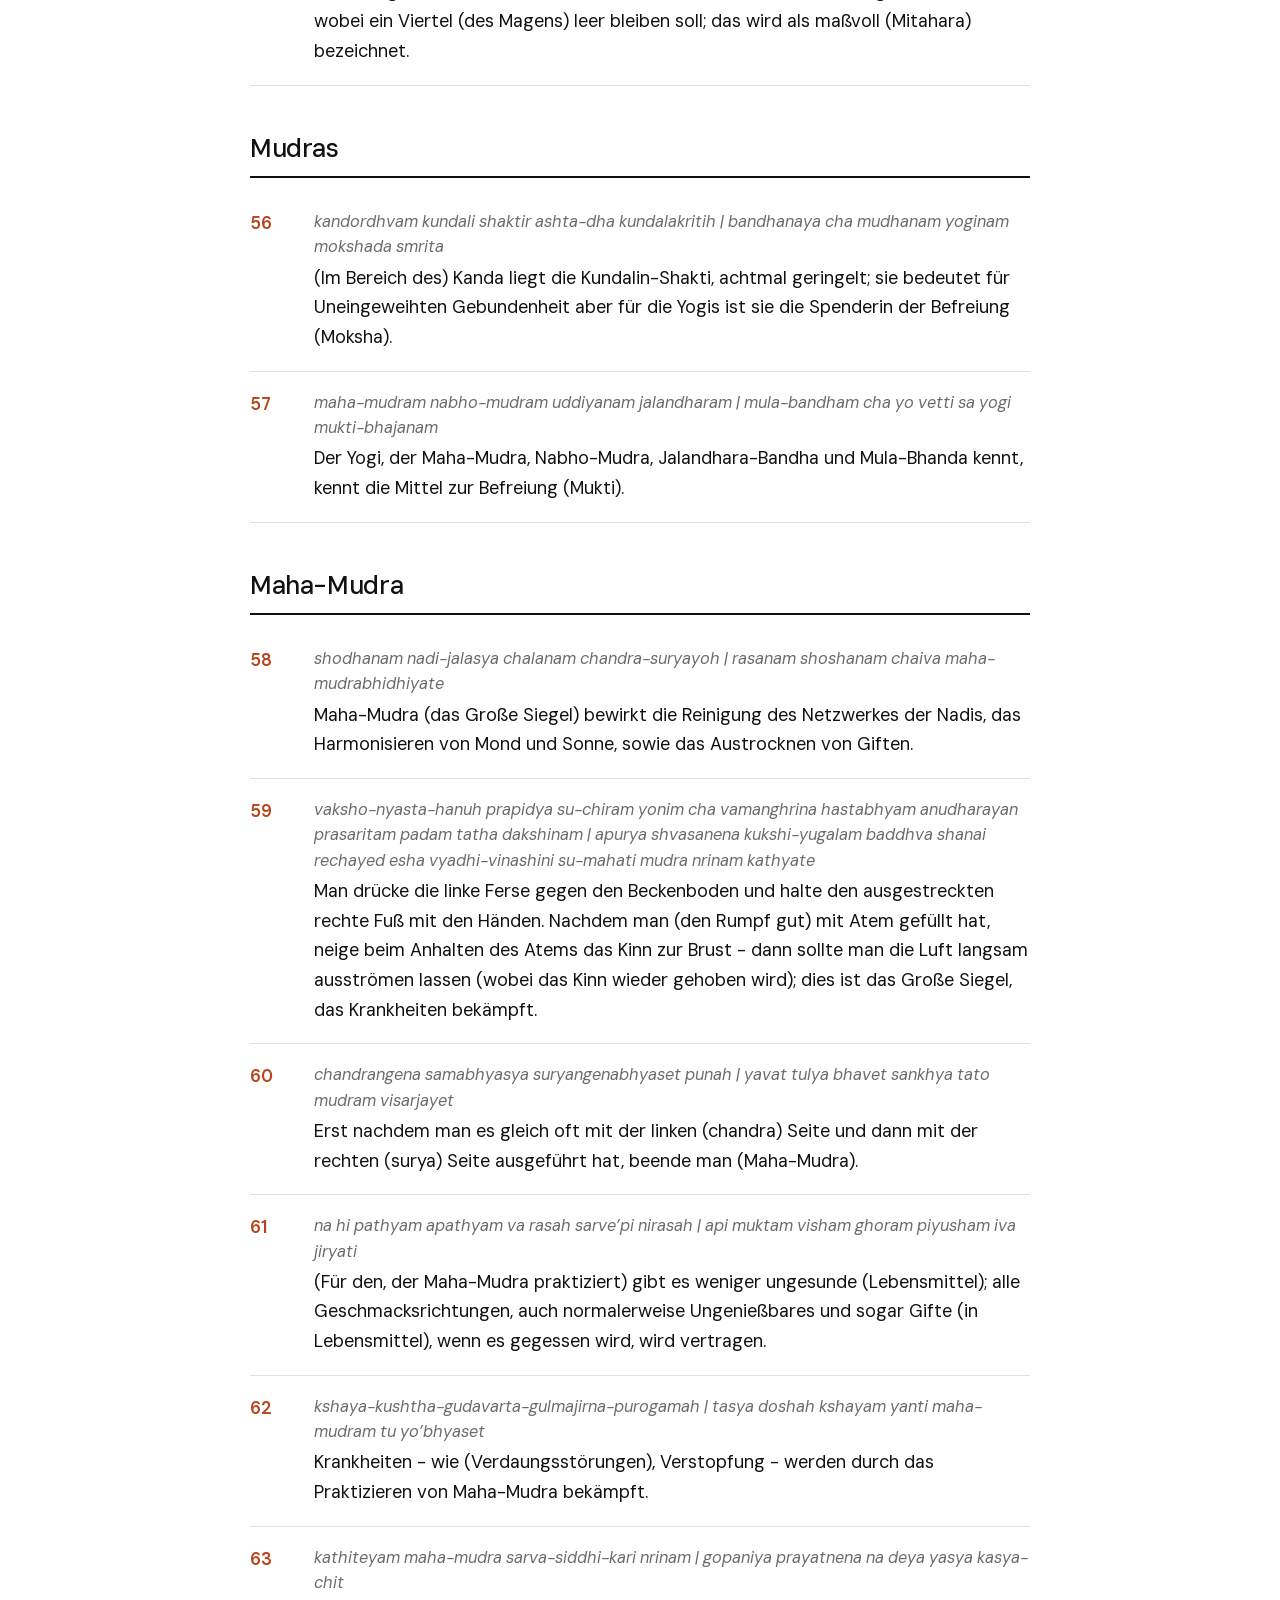
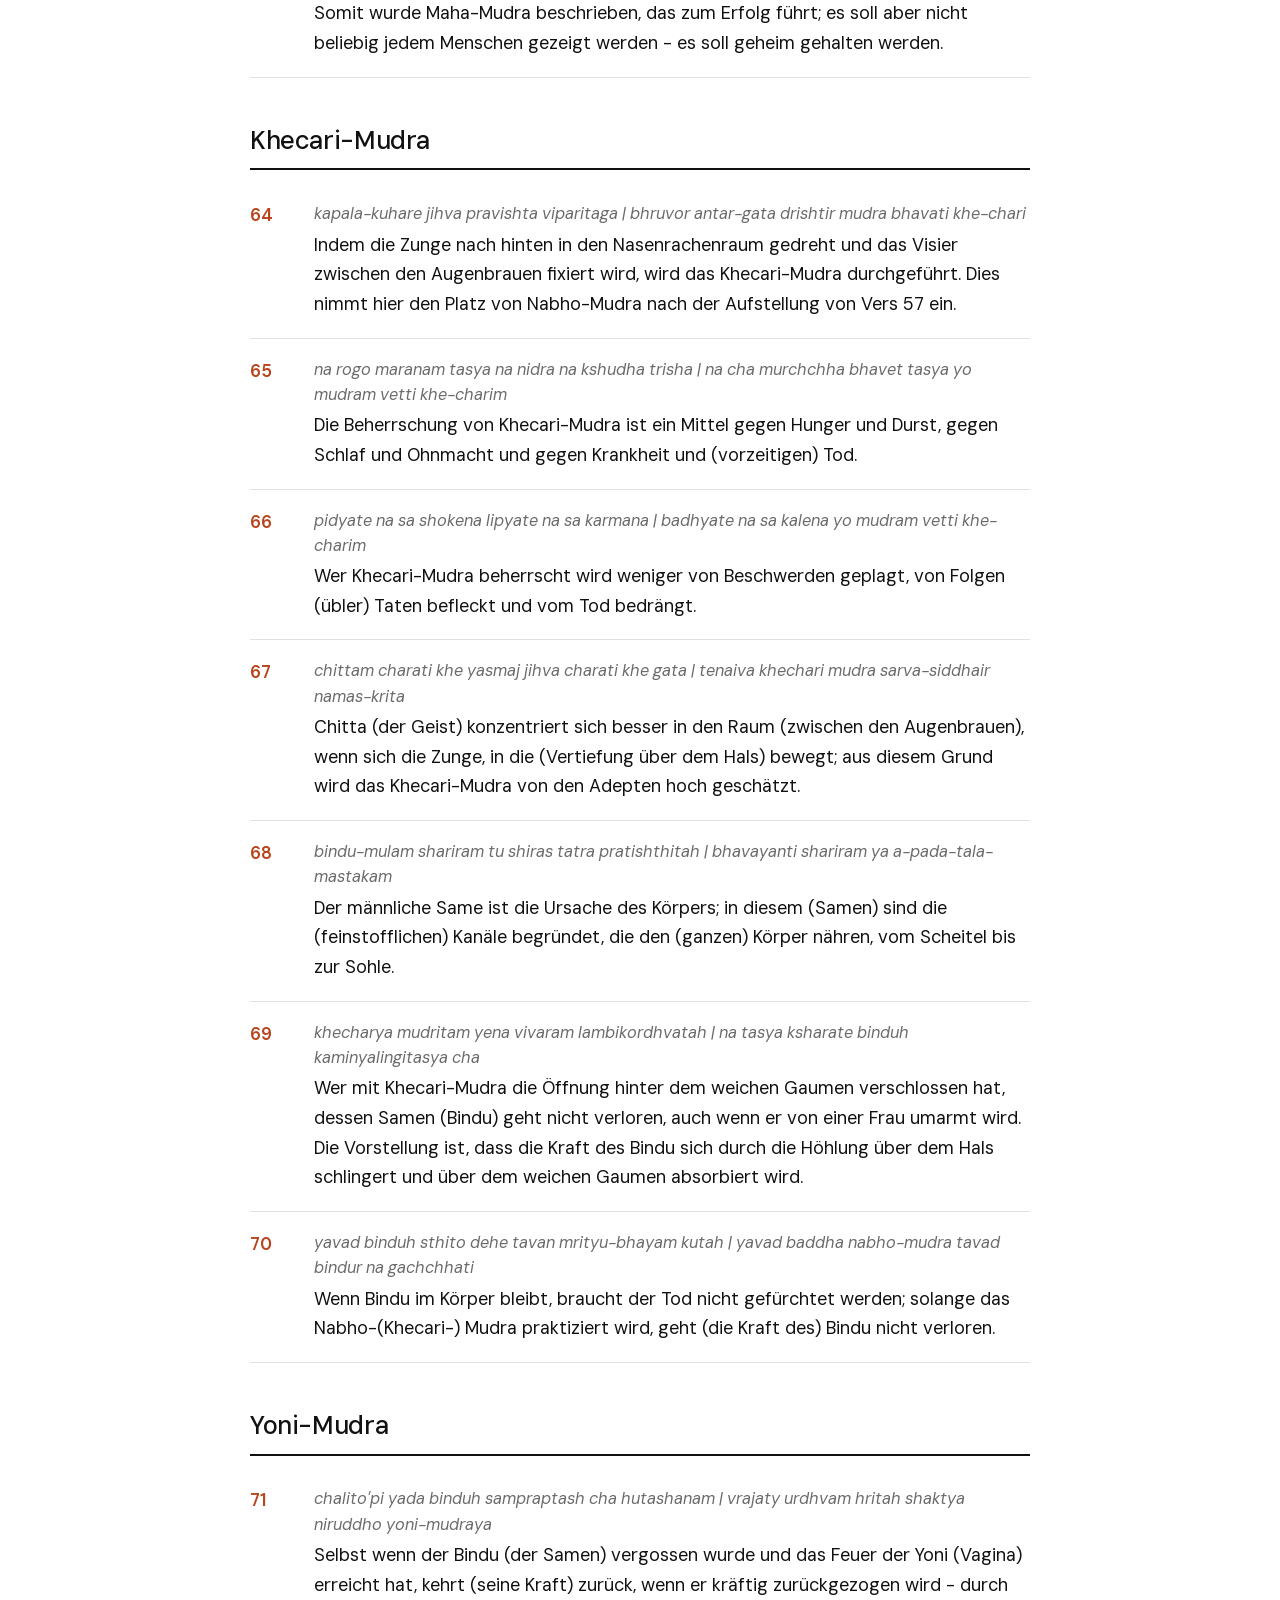
<file: texte.html>
<!doctype html>
<html lang="de">
<head>
  <meta charset="utf-8">
  <meta name="viewport" content="width=device-width, initial-scale=1">
  <title>Quelltexte · Goraksha-Shataka &amp; Yoga-Sutras · Yoga-Danter</title>
  <meta name="description" content="Goraksha-Shataka, die ursprünglichste Schrift des Hatha-Yoga, und die Yoga-Sutras des Patanjali – im Original und in deutscher Fassung.">
  <link rel="canonical" href="https://www.yoga-danter.at/texte.html">
  <meta name="theme-color" content="#ffffff">
  <meta property="og:type" content="website">
  <meta property="og:locale" content="de_AT">
  <meta property="og:site_name" content="Yoga-Danter">
  <meta property="og:title" content="Quelltexte · Goraksha-Shataka &amp; Yoga-Sutras · Yoga-Danter">
  <meta property="og:description" content="Goraksha-Shataka, die ursprünglichste Schrift des Hatha-Yoga, und die Yoga-Sutras des Patanjali – im Original und in deutscher Fassung.">
  <meta property="og:url" content="https://www.yoga-danter.at/texte.html">
  <meta property="og:image" content="https://www.yoga-danter.at/assets/img/hauptplatz-virabhadrasana.jpg">
  <link rel="icon" href="assets/img/favicon.svg" type="image/svg+xml">
  <link rel="apple-touch-icon" href="assets/img/apple-touch-icon.png">
  <link rel="preload" href="assets/fonts/dm-sans-normal-latin.woff2" as="font" type="font/woff2" crossorigin>
  <link rel="stylesheet" href="assets/css/style.css">
</head>
<body>
<a class="skip-link" href="#inhalt">Zum Inhalt springen</a>

<header class="site-header">
  <div class="wrap">
    <a class="brand" href="index.html">
      <img src="assets/img/logo.svg" width="46" height="46" alt="">
      <span>
        <span class="brand__name">Yoga-Danter</span>
        <span class="brand__sub">Yoga-Verein 77</span>
      </span>
    </a>
    <nav class="nav" id="hauptnavigation" aria-label="Hauptnavigation">
      <ul>
        <li><a href="kurse.html">Kurse &amp; Termine</a></li>
        <li><a href="original-yoga.html">Original-Yoga</a></li>
        <li><a href="ausbildung.html">Ausbildung</a></li>
        <li><a href="angebote.html">Qi Gong &amp; mehr</a></li>
        <li><a href="medien.html">Medien</a></li>
        <li><a href="texte.html" aria-current="page">Quelltexte</a></li>
        <li><a href="kontakt.html">Kontakt</a></li>
      </ul>
    </nav>
    <a class="header-phone" href="tel:+4367799025400">0677 990 25 400</a>
    <button class="nav-toggle" type="button" aria-expanded="false" aria-controls="hauptnavigation">
      <span class="nav-toggle__bars" aria-hidden="true"></span>
      Menü
    </button>
  </div>
</header>

<main id="inhalt">
<header class="page-head">
  <div class="wrap">
    <nav class="breadcrumb" aria-label="Brotkrümel"><a href="index.html">Start</a> / Quelltexte</nav>
    <h1>Quelltexte</h1>
    <p class="lead">Die ursprünglichste Schrift des Hatha-Yoga und die Yoga-Sutras des Patanjali – im Original und in kompakter deutscher Fassung von Mahaleo Dantananda.</p>
    <ul class="toc" aria-label="Auf dieser Seite">
      <li><a href="#goraksha-shataka">Goraksha-Shataka</a></li>
      <li><a href="#patanjali">Patanjali: Yoga-Sutras</a></li>
    </ul>
  </div>
</header>

<section class="band" id="goraksha-shataka" aria-labelledby="gs-titel">
  <div class="wrap wrap--narrow text-source">
    <span class="tag">Hatha-Yoga – Urtext</span>
    <h2 id="gs-titel">Goraksha-Shataka · Gorakshas hundert Sprüche</h2>
    <figure class="photo mt-2">
      <img src="assets/img/kanphata-yogis.jpg" width="900" height="473" alt="Historische indische Malerei: zwei Kanphata-Yogis sitzen im Lotossitz in einer Landschaft" loading="lazy">
      <figcaption>Kanphata-Yogis</figcaption>
    </figure>
    <ul class="toc" aria-label="Abschnitte des Goraksha-Shataka">
      <li><a href="#gs-asanas">Asanas</a></li>
      <li><a href="#gs-chakras">Chakras</a></li>
      <li><a href="#gs-nadis">Nadis</a></li>
      <li><a href="#gs-vayus">Vayus</a></li>
      <li><a href="#gs-ham-sah">Ham – Sah</a></li>
      <li><a href="#gs-kundalini-shakti">Kundalini-Shakti</a></li>
      <li><a href="#gs-verhaltensregeln-ernaehrung">Verhaltensregeln</a></li>
      <li><a href="#gs-mudras">Mudras</a></li>
      <li><a href="#gs-om">OM</a></li>
      <li><a href="#gs-kumbhaka">Kumbhaka</a></li>
      <li><a href="#gs-surya-chandra-pranayama">Surya-Chandra-Pranayama</a></li>
    </ul>
    <div class="mt-2">
<p>Goraksha-Shataka ist die ursprünglichste erhaltene Überlieferung des HATHA-YOGA, die zum ersten Mal von G.W. BRIGGS in eine europäische Sprache übersetzt wurde - ins Englische - und zwar in diesem Werk:</p>
<p>GORAKHNAT UND DIE KANPHATA YOGIS von GEORGE WESTON BRIGGS, Professor für Religionsgeschichte, Universitätsautor - BOMBAY, MADRAS UND CALCUTTA 1938.</p>
<p>Goraksha-Shataka ist also die ursprünglichste Schrift, welche die wesentlichsten Grundgedanken des HATHA-YOGA enthält, nun im Original-Text und kompakter deutscher Fassung:</p>
<p class="verse verse--opening"><span class="skt" lang="sa-Latn">om hatha-yoga-goraksha-shataka-prarambhah</span><span class="de">Om - Beginn der hundert Hatha-Yoga-Sprüche von Goraksha</span></p>
<p class="verse"><span class="vn">1</span><span class="skt" lang="sa-Latn">shri-gurum paramanandam vande svananda-vigraham | yasya sannidhya-matrena cid-anandayate tanuh</span><span class="de">Ich verneige mich vor dem ehrwürdigen Guru, der Verkörperung der höchsten Glückseligkeit, dessen bloße Anwesenheit zu Bewusstheit und Seligkeit (cid-ananda) führt.</span></p>
<p class="verse"><span class="vn">2</span><span class="skt" lang="sa-Latn">antar-nishchalitatma-dipa-kalikasv adhara-bandhadibhir yo yogi yuga-kalpa-kala-kalanat tattvena jegiyate | jnanamoda-mahodadhih samabhavad yatradi-nathah svayam vyaktavyakta-gunadhikam tam anisham shri-mina-natham bhaje</span><span class="de">Ich verehre Sri Minanatha (= MATSYENDRA ?), der aufgrund (seiner) Praxis von Adhara-Bandha (Mula-Bandha und den anderen Techniken) im Glanz seiner inneren Energie erstrahlt und hoch gelobt wird als ein Yogi und als ein Wesen jenseits der Natur (Gunas) und der Zeit (Yugas und Kalpas), in der der urzeitliche Herr selbst (SHIVA), der Ozean der Glückseligkeit und des Wissens, Gestalt annahm.</span></p>
<p class="verse"><span class="vn">3</span><span class="skt" lang="sa-Latn">namas-kritya gurum bhaktya goraksho jnanam uttamam | abhishtam yoginam brute paramananda-karakam</span><span class="de">Nachdem Gorakhsa seinen Guru mit Hingabe verehrt hat, beschreibt er das von den Yogis gewünschte höchste Wissen, das zum höchsten Glück führt.</span></p>
<p class="verse"><span class="vn">4</span><span class="skt" lang="sa-Latn">gorakshah shatakam vakti yoginam hita-kamyaya | dhruvam yasyavabodhena jayate paramam padam</span><span class="de">Mit der Absicht, dem Wohle der Yogis zu nützen, proklamiert nun Goraksha Hundert Sprüche, durch deren Kenntnis der höchste Zustand erreicht wird.</span></p>
<p class="verse"><span class="vn">5</span><span class="skt" lang="sa-Latn">etad vimukti-sopanam etat kalasya vanchanam | yad vyavrittam mano bhogad asaktam paramatmani</span><span class="de">Dies ist eine Leiter zur Befreiung, weil der Geist von einschränkenden Sinneserfahrungen abgewandt wird und so Zeitlosigkeit (kalasya) erreicht wird.</span></p>
<p class="verse"><span class="vn">6</span><span class="skt" lang="sa-Latn">dvija-sevita-shakhasya shruti-kalpa-taroh phalam | shamanam bhava-tapasya yogam bhajata sattamah</span><span class="de">Begnadete Menschen üben den Leid überwindenden Yoga, die Frucht des Wunderbaumes der heiligen Überlieferung, an dessen Zweige sich schlaue Vögel laben.</span></p>
<p class="verse"><span class="vn">7</span><span class="skt" lang="sa-Latn">asanam prana-samrodhah pratyaharash cha dharana | dhyanam samadhir etani yogangani vadanti shat</span><span class="de">Körperstellung, Atemkontrolle, Zurückziehung, Konzentration, Meditation und der Zustand der Sammlung - das sind die sechs Glieder des Yoga.</span></p>
<h3 id="gs-asanas">Asanas</h3><div class="verses">
<p class="verse"><span class="vn">8</span><span class="skt" lang="sa-Latn">asanani cha tavanti yavatyo jiva-jatayah | etesham akhilan bhedan vijanati maheshvarah</span><span class="de">(Es gibt) so viele Stellungen wie es Arten von Lebewesen gibt; alle Details kennt nur SHIVA (Maheshvara).</span></p>
<p class="verse"><span class="vn">9</span><span class="skt" lang="sa-Latn">catur-ashiti-lakshanam ekaikam samudahritam | tatah shivena pithānām shodashonam shatam kritam</span><span class="de">(Den verschiedenen Arten von Lebewesen entsprechen) 8 400 000 Stellungen; stellvertretend dafür wurden von SHIVA vierundachtzig auserwählt.</span></p>
<p class="verse"><span class="vn">10</span><span class="skt" lang="sa-Latn">asanebhyah samastebhyo dvayam eva vishishyate | ekam siddhasanam tatra dvitiyam kamalasanam</span><span class="de">Aus diesen (vierundachtzig) Haltungen wurden folgende zwei besonders hervorgehoben: die erste ist Siddhasana, die zweite ist Kamalasana (= Padmasana).</span></p>
<p class="verse"><span class="vn">11</span><span class="skt" lang="sa-Latn">yoni-sthanakam anghri-mula-ghatitam kritva dridham vinyasen medhre padam athaikam eva niyatam kritva samam vigraham | sthanuh samyamitendriyo'chala-drisha pashyan bhruvor antaram etan moksha-kapata-bheda-janakam siddhasanam prochyate</span><span class="de">Der Yogi sollte die Ferse des (linken) Fußes gegen das Perineum drücken, den rechten Fuß darüber legen und den Körper aufrecht halten; und die Sinne kontrollierend den regungslosen Blick auf die Stelle zwischen den Augenbrauen fixieren; diese (Haltung), welche ein Türöffner für die Befreiung ist, wird Siddhasana, ‘Vollkommener Sitz’, genannt.</span></p>
<p class="verse"><span class="vn">12</span><span class="skt" lang="sa-Latn">vamorupari dakshinam cha charanam samsthapya vamam tatha dakshorupari pashchimena vidhina dhritva karabhyam dridham | angushthau hridaye nidhaya chibukam nasagram alokayed etad vyadhi-vikara-nashana-karam padmasanam prochyate</span><span class="de">Man lege den rechten Fuß auf den linken Oberschenkel, und den linken Fuß auf den rechten Oberschenkel; nachdem man die großen Zehen mit rückwärts gekreuzten Armen gut ergriffen hat (und) das Kinn zur Brust gesenkt hat, schaue man auf die Nasenspitze; dies heißt Padmasana, (gebundene) ‘Lotus-Haltung’, die gegen Krankheiten und geistige und körperliche Störungen wirkt.</span></p>
<p class="note">Kommentar: In einer zweiten Text-Version mit 100 Sprüchen (Goraksha - Samhita 57 - 59 ?) überlieferte Goraksha noch die Grundgedanken für den ‚Umgekehrten Körper’ (Schulter- oder Kopfstand): In der Region des Nabels existiert eine immer brennende Sonne, und an der Basis des Gaumens befindet sich ein Mond, der voller Unsterblichkeitsnektar ist. Vom Mond träufelt nach unten (Nektar) herab, und die Sonne verschlingt (diesen Nektar) . Darum sollte man eine Methode kennen, mit welcher dieser Nektar zurück gewonnen werden kasnn. - Der Nabel sei oben, der Gaumen sei unten. Diese als umgekehrt bezeichnete Stellung mit dem Sonne(bereich) oben und dem Mond- (bereich) unten wird am besten von einem Meister erlernt.</p>
</div>
<h3 id="gs-chakras">Chakras</h3><div class="verses">
<p class="verse"><span class="vn">13</span><span class="skt" lang="sa-Latn">shat-chakram shodashadharam tri-laksham vyoma-panchakam | sva-dehe ye na jananti katham sidhyanti yoginah</span><span class="de">Wie könnten Yogis, welche die Chakras (Zentren), in ihrem eigenen Körper nicht kennen an’ s Ziel kommen ? Gorakhnath zählt hier noch Adharas, Lakshams und Vyomas auf, die aber in diesem Text keine weitere Bedeutung haben.</span></p>
<p class="verse"><span class="vn">14</span><span class="skt" lang="sa-Latn">eka-stambham nava-dvaram griham panchadhidaivatam | sva-deham ye na jananti katham sidhyanti yoginah</span><span class="de">Wie könnten die Yogis, die auf ihren eigenen Körper nicht achtgeben, als ein Ein-Säulen-Haus mit neun Türen (unter dem Einfluß von) fünf (betörenden) Göttinnen (panchadhidaivatam), an’s Ziel gelangen ? Die fünf „Gottheiten“ entsprechen den fünf Sinnen - Sehen, Hören, Riechen, Schmecken und Fühlen.</span></p>
<p class="verse"><span class="vn">15</span><span class="skt" lang="sa-Latn">chatur-dalam syad adharah svadhishthanam cha shad-dalam | nabhau dasha-dalam padmam surya-sankhya-dalam hridi</span><span class="de">Adhara (Wurzel) wird durch einen vierblättrige (Lotus) und Svadhishthana wird mit einem sechsblättrigen symbolisiert; beim Nabel ist ein zehnblättrige (Lotus) und im Herzen ein zwölfblättrige (Lotus).</span></p>
<p class="verse"><span class="vn">16</span><span class="skt" lang="sa-Latn">kanthe syat shodasha-dalam bhru-madhye dvi-dalam tatha | sahasra-dalam akhyatam brahma-randhre maha-pathe</span><span class="de">Ein sechzehnblättriger ist beim Hals und ein zweiblättriger (Lotus) zwischen den Augenbrauen; auf dem großen Pfad (Sushumna), um die Scheitel-Öffnung, ist ein tausendblättrige (Lotus).</span></p>
<p class="verse"><span class="vn">17</span><span class="skt" lang="sa-Latn">adharah prathamam chakram svadhishthanam dvitiyakam | yoni-sthanam dvayor madhye kama-rupam nigadyate</span><span class="de">Adhdra ist das erste Chakra; Svadhishthana das zweite; Yonisthana ist zwischen diesen beiden, auch Kamarupa genannt.</span></p>
<p class="verse"><span class="vn">18</span><span class="skt" lang="sa-Latn">adharakhyam guda-sthanam pankajam yach chatur-dalam | tan-madhye prochyate yonih kamaksha siddha-vandita</span><span class="de">Die Stelle (Sthana) um den Anus (Guda) wird mit einem vierblättrige Lotus symbolisiert, der Adhara (Stütze) genannt wird; in dessen Mitte wirkt Yoni, das ‚Dreieck des Verlangens’, dessen (Energie) von den Eingeweihten geschätzt wird. Guda-sthanam ist der Anus. Die Yoni befindet sich also inmitten des Muladhara und wird symbolisiert mit einem Dreieck mit der Spitze nach unten. Kamaksha kann mit ‘Auge der Liebe ’ übersetzt werden.</span></p>
<p class="verse"><span class="vn">19</span><span class="skt" lang="sa-Latn">yoni-madhye maha-lingam pashchimabhimukham sthitam | mastake mani-vad bimbam yo janati sa yoga-vit</span><span class="de">Inmitten der Yoni steht ein großer Linga, zur (Sushumna) gerichtet; wer seinen Lichtkreis - wie um ein leuchtendes Juwel - kennt, der ist ein Yoga-Eingeweihter (Yogavit).</span></p>
<p class="verse"><span class="vn">20</span><span class="skt" lang="sa-Latn">tapta-chamikarabhasam tadil-lekheva visphurat | tri-konam tat puram vahner adho medhrat pratishthitam</span><span class="de">Unterhalb des Linga befindet sich (noch) ein dreieckiger Ort des Feuers; leuchtend wie zuckende Blitze und glühendes Gold.</span></p>
<p class="verse"><span class="vn">21</span><span class="skt" lang="sa-Latn">yat samadhau param jyotir anantam vishvato-mukham | tasmin drishte maha-yoge yatayatam na vidyate</span><span class="de">Nachdem er gesehen hat, dass das höchste Licht im Samadhi endlos in alle Richtungen scheint, erlebt der Adept keine leidvoll vergängliche Existenz mehr.</span></p>
<p class="verse"><span class="vn">22</span><span class="skt" lang="sa-Latn">sva-shabdena bhavet pranah svadhishthanam tad-ashrayah | svadhishthanat padat asman medhram evabhidhiyate</span><span class="de">Das Wort Sva steht für Prana; die Ruhestätte dieser Lebensenergie ist Svadhisthana - denn genau von diesem Ort Svadhishthana kommt (die Kraft der) Sexualität (Medhra).</span></p>
<p class="verse"><span class="vn">23</span><span class="skt" lang="sa-Latn">tantuna mani-vat proto yatra kandah sushumnayā | tan nabhi-mandalam chakram prochyate mani-purakam</span><span class="de">In der Region des Nabels, wo Kanda von Sushumna wie ein Juwel von einem Faden durchzogen wird - ist das Energiezentrum Manipuraka (‚Edelsteinflut’).</span></p>
<p class="verse"><span class="vn">24</span><span class="skt" lang="sa-Latn">dvadashare maha-cakre punya-papa-vivarjite | tavaj jivo bhramaty eva yavat tattvam na vindati</span><span class="de">Jiva, die individuele Seele, wandert solange umher, bis sie im zwölfspeichigen Energiezentrum (Anahata-Chakra), das frei von Verdienst und Fehler ist, ihre (eigene) Wesenheit findet.</span></p>
</div>
<h3 id="gs-nadis">Nadis</h3><div class="verses">
<p class="verse"><span class="vn">25</span><span class="skt" lang="sa-Latn">urdhvam medhrad adho nabheh kanda-yonih khaganda-vat | tatra nadyah samutpannah sahasranam dvi-saptatih</span><span class="de">Oberhalb des Sexual-Organs und unterhalb des Nabels (ist) der Kanda genannte Ursprung (der Nadis), geformt wie das Ei eines Vogels; dort sind die Ursprünge der zweiundsiebzigtausend Nadis (feinstofflichen Energiebahnen).</span></p>
<p class="verse"><span class="vn">26</span><span class="skt" lang="sa-Latn">teshu nadi-sahasreshu dvi-saptatir udahritah | pradhanam prana-vahinyo bhuyas tasu dasha smritah</span><span class="de">Unter diesen Tausenden von Nadis sind zweiundsiebzig als Träger des Prana besonders wichtig; von diesen werden folgende zehn als die wichtigsten benannt.</span></p>
<p class="verse"><span class="vn">27</span><span class="skt" lang="sa-Latn">ida cha pingala chaiva sushumna ca tritiyaka | gandhari hasti-jihva cha pusha chaiva yashasvini</span><span class="de">Ida und Pingala, und als dritte Sushumna; Gandhari, Hastijihva, Pusha, Yashasvini.</span></p>
<p class="verse"><span class="vn">28</span><span class="skt" lang="sa-Latn">alambusha kuhush chaiva shankhini dashami smrita | etan nadi-mayam chakram jnatavyam yogibhih sada</span><span class="de">Alambusha, Kuhu und als zehnte Shankhini werden als die wichtigsten Nadis gelehrt; die Zentren, zu denen diese Nadis führen, sollten den Yogis gut bekannt sein.</span></p>
<p class="verse"><span class="vn">29</span><span class="skt" lang="sa-Latn">ida vame sthita bhage pingala dakshine sthita | sushumna madhya-deshe tu gandhari vama-cakshushi</span><span class="de">Ida (liegt) auf der linken Seite, Pingala auf der rechten Seite (der Wirbelsäule) und dazwischen, in der Mitte, Sushumna; der Ursprung dieser ersten drei wird auch im Dreieck des Muladhara lokalisiert. Sie sind die hauptsächlichsten Wege des Prana. Gandhari geht zum linken Auge.</span></p>
<p class="verse"><span class="vn">30</span><span class="skt" lang="sa-Latn">dakshine hasti-jihva cha pusha karne cha dakshine | yashasvini vama-karne hy anane vapy alambusha</span><span class="de">Hastijihva geht zum rechten (Auge); Pusha geht zum rechten Ohr, und Yashasvini zum linken Ohr; Alambusha leitet zum Mund.</span></p>
<p class="verse"><span class="vn">31</span><span class="skt" lang="sa-Latn">kuhush cha linga-deshe tu mula-sthane ca shankhini | evam dvaram samashritya tishthanti dasha nadikah</span><span class="de">Kuhu leitet zum Geschlechtsorgan (Linga) und Shankhini führt zum Mulasthana (Anus); so sind die zehn wichtigsten Nadis (jeweils) mit einer Öffnung (des Körpers) verbunden.</span></p>
<p class="verse"><span class="vn">32</span><span class="skt" lang="sa-Latn">ida-pingala-sushumnah prana-marge samashritah | satatam prana-vahinyah soma-suryagni-devatah</span><span class="de">Ida, Pingala und Sushumna sind die Hauptbahnen des Prana und sind miteinander verbunden - sie transportieren fortwährend die Lebensenergie des Prana. (Ihre) vorsitzenden Gottheiten sind der Mond, die Sonne und das Feuer</span></p>
</div>
<h3 id="gs-vayus">Vayus</h3><div class="verses">
<p class="verse"><span class="vn">33</span><span class="skt" lang="sa-Latn">prano'panah samanash chodana-vyanau cha vayavah | nagah kurmo'tha krikaro deva-datto dhanan-jayah</span><span class="de">(Die Vayus, die Lebenswinde, sind): Prana (Atemluft), Apana (Luft des Rektums), Samana (Verdauungsluft), Udana (Luft im Hals), Vyana (Luft, die durch den gesamten Körper zirkuliert), Naga (Luft des Aufstoßen), Kurma (Luft des Blinzelns), Krikara (Luft des Niesens), Devadatta (Luft des Gähnens) und Dhananjaya. Die Atem-Winde sind in Wirklichkeit die funktionellen oder lebenswichtigen Kräfte des Körpers, die alle vom Prana, dem Atemsystem, abhängen. Prana wird auch direkt identifiziert mit Jiva, dem ‘Lebensprinzip’, oder der Seele.</span></p>
<p class="verse"><span class="vn">34</span><span class="skt" lang="sa-Latn">hridi prano vasen nityam apano guda-mandale | samano nabhi-deshe syad udanah kantha-madhyagah</span><span class="de">Prana wirkt hauptsächlich in der Brust (im Herzbereich), Apana im Bereich des Rektums, Samana im Bereich des Nabels; Udana bewegt sich mitten in der Kehle.</span></p>
<p class="verse"><span class="vn">35</span><span class="skt" lang="sa-Latn">vyano vyapi sharire tu pradhanam pancha vayavah | pranadyash chatra vikhyata nagadyah pancha vayavah</span><span class="de">Aber das Vyana durchdringt den (ganzen) Körper - diese fünf sind die Haupt-Vayus; die anderen fünf sind die (Neben-)Vayus, wie Naga usw.</span></p>
<p class="verse"><span class="vn">36</span><span class="skt" lang="sa-Latn">udgare naga akhyatah kurma unmilane smritah | krikarah kshuta-krij jneyo deva-datto vijrimbhane</span><span class="de">Man sagt, Naga sei die Luft (die das Aufstoßen bewirkt), Kurma bewirkt das Öffnen der Augen; Krikara verursacht das Niesen und Devadatta das Gähnen.</span></p>
<p class="verse"><span class="vn">37</span><span class="skt" lang="sa-Latn">na jahati mritam chapi sarva-vyapi dhanan-jayah | ete sarvasu nadishu bhramante jiva-rupinah</span><span class="de">Dhananjaya durchdringt den ganzen (Körper) und verlässt diesen auch nicht, wenn er tot ist. Diese (Vayus) zirkulieren durch alle Nadis und bewirken die lebenswichtigen Funktionen.</span></p>
<p class="verse"><span class="vn">38</span><span class="skt" lang="sa-Latn">akshipto bhuja-dandena yathocchalati kandukah | pranapana-samakshiptas tatha jivo na tishthati</span><span class="de">Wie ein (hölzerner) Ball, der von einem Handschläger geschlagen wird, wieder aufspringt, so wird Jiva (die Seele) von Prana und Apana (in Bewegung gehalten).</span></p>
<p class="verse"><span class="vn">39</span><span class="skt" lang="sa-Latn">pranapana-vasho jivo hy adhash chordhvam cha dhavati | vama-dakshina-margena chanchalatvan na drishyate</span><span class="de">Weil die Seele (Jiva) unter der Kontrolle von Prana und Apana steht, bewegt sie sich auf den linken und rechten Pfaden (Ida und Pingala) auf und ab; wegen der Unruhe wird es nicht (deutlich) wahrgenommen.</span></p>
</div>
<h3 id="gs-ham-sah">Ham - Sah</h3><div class="verses">
<p class="verse"><span class="vn">40</span><span class="skt" lang="sa-Latn">rajjubaddho yatha shyeno gato'py akrishyate punah | guna-baddhas tatha jivah pranapanena krishyate</span><span class="de">Wie ein Falke, der mit einer Schnur angebunden ist, wenn er wegfliegt wieder zurückgezogen wird, so wird die mit Prana und Apana hochfliegende Seele (Jiva) von der Naturkraft (Guna) gebunden.</span></p>
<p class="verse"><span class="vn">41</span><span class="skt" lang="sa-Latn">apanah karshati pranam prano'panam cha karshati | urdhvadhah samsthitav etau samyojayati yoga-vit</span><span class="de">Apana zieht Prana und Prana zieht Apana abwechselnd nach unten und oben; ein Yoga-Kenner bewirkt die Vereinigung dieser beiden (Lüfte).</span></p>
<p class="verse"><span class="vn">42</span><span class="skt" lang="sa-Latn">ha-karena bahir yati sa-karena vishet punah | hamsa-hamsety amum mantram jivo japati sarvada</span><span class="de">Mit dem Klang HA(M) geht das Leben hinaus; mit dem Ton SA tritt es wieder in den Körper ein; Jiva (die Seele) wiederholt ständig dieses Mantra HAMSA HAMSA.</span></p>
<p class="verse"><span class="vn">43</span><span class="skt" lang="sa-Latn">shat shatani tv aho-ratre sahasrany eka-vimshatih | etat-sankhyanvitam mantram jivo japati sarvada</span><span class="de">Jiva (das Lebensprinzip) rezitiert ständig dieses Mantra, einundzwanzigtausendsechshundert Mal an einem Tag und in einer Nacht.</span></p>
<p class="verse"><span class="vn">44</span><span class="skt" lang="sa-Latn">ajapa nama gayatri yoginam moksha-dayini | asyah sankalpa-matrena sarva-papaih pramuchyate</span><span class="de">Dieses Ajapa - genannt(e) Gayatri – führt die Yogis zur Befreiung; das einfache (stille) rezitieren (gayatri), befreit von Sünden (Papas). Hamsa, das Hauptmantra des Jiva, ist Gayatri. Hamsa ist das Mantra, das nur aus Ausatmen und Einatmen besteht, nicht aus Stimmgeräuschen.</span></p>
<p class="verse"><span class="vn">45</span><span class="skt" lang="sa-Latn">anaya sadrishi vidya anaya sadrisho japah | anaya sadrisham jnanam na bhutam na bhavishyati</span><span class="de">Das Wissen und die Einsicht, das dieser Ajapa-Wiederholung gleicht, ist unvergleichlich. A-japa (Nicht-Murmeln) Gayatri (rhythmische Wiederholen) und seine Wirksamkeit - es gilt als höchste Einsicht.</span></p>
<p class="verse"><span class="vn">46</span><span class="skt" lang="sa-Latn">kundalinyah samudbhuta gayatri prana-dharini | prana-vidya maha-vidya yas tam vetti sa yoga-vit</span><span class="de">Das Gayatri ist aus der Kundalini hervorgegangen und erhält Prana (die Lebensenergie); dies ist eine große Kenntnis - wer es weiß, ist ein Eingeweihter (Yogavit).</span></p>
</div>
<h3 id="gs-kundalini-shakti">Kundalini - Shakti</h3><div class="verses">
<p class="verse"><span class="vn">47</span><span class="skt" lang="sa-Latn">kandordhvam kundali shaktir ashta-dha kundalakritih | brahma-dvara-mukham nityam mukhenachchhadya tishthati</span><span class="de">Im Bereich des Kanda bildet Kundali-Shakti eine achtfache Spule; sie verschließt dort mit ihrem Kopf die Öffnung zum Brahman (Göttlichen). G.W. BRIGGS: Der Eingang zum Brahman ist im unteren Ende der Wirbelsäule.</span></p>
<p class="verse"><span class="vn">48</span><span class="skt" lang="sa-Latn">yena dvarena gantavyam brahma-sthanam anamayam | mukhenachchhadya tad dvaram prasupta parameshvari</span><span class="de">Die Göttin (Kundalini) schläft, wobei sie die Öffnung bedeckt, wodurch der Ort Brahmans - frei von Leid - erreichbar wäre.</span></p>
<p class="verse"><span class="vn">49</span><span class="skt" lang="sa-Latn">prabuddha vahni-yogena manasa maruta saha | suchi-vad gunam adaya vrajaty urdhvam sushumnaya</span><span class="de">Wird die Kundalini geweckt, indem sie willentlich vermittels des Atems und durch den Kontakt mit dem (inneren) Feuer in Bewegung gesetzt wird, wandert sie wie eine Nadel mit einem Faden durch die Susumna (Energiebahn entlang der Wirbelsäule) nach oben.</span></p>
<p class="verse"><span class="vn">50</span><span class="skt" lang="sa-Latn">prasphurad-bhujagakara padma-tantu-nibha shubha | prabuddha vahni-yogena urdhvam sushumnaya</span><span class="de">Wird die Kundalini durch den Kontakt mit dem (inneren) Feuer erweckt, steigt sie wie eine glänzende Schlange, entlang der Sushumna glückverheißend aufwärts.</span></p>
<p class="verse"><span class="vn">51</span><span class="skt" lang="sa-Latn">udghatayet kapatam tu yathā kunchikaya hathat | kundalinya tatha yogi moksha-dvaram prabhedayet</span><span class="de">Wie man eine (verrostete) Tür mit einem Schlüssel und Kraft öffnen kann, so kann der Yogi die Tür zur Befreiung mittels Kundalini aufbrechen.</span></p>
<p class="verse"><span class="vn">52</span><span class="skt" lang="sa-Latn">kritva samputitau karau dridhataram baddhva tu padmasanam gadham vakshasi sannidhaya chibukam dhyatva cha tat prekshitam | varam varam apanam urdhvam anilam prochcharayet puritam munchan pranam upaiti bodham atulam shakti-prabodhan narah</span><span class="de">Ein Mensch, der einen stabilen Lotussitz eingenommen hat, beide Hände (auf die Beine) legt, das Kinn auf die Brust drückt (Jalandhara-Bandha), die Aufmerksamkeit nach innen lenkt, dabei immer wieder Apana, den unteren Lebenshauch, aufwärts lenkt (Mula-Bandha), und den eingeatmeten Lebenshauch (nachdem er ihn angehalten hat) kontrolliert wieder ausatmet, erlangt durch das Erwachen der göttlichen Energie (Shakti) eine unvergleichliche Einsicht (in seine Wesenheit).</span></p>
</div>
<h3 id="gs-verhaltensregeln-ernaehrung">Verhaltensregeln / Ernährung</h3><div class="verses">
<p class="verse"><span class="vn">53</span><span class="skt" lang="sa-Latn">anganam mardanam kuryach chhrama-jatena varina | katv-amla-lavana-tyagi kshira-bhojanam acharet</span><span class="de">Er sollte seine Gliedmaßen mit dem Schweiß einreiben, der entsteht aus den Anstrengungen (des Pranayama). Er soll bevorzugt Nahrung zu sich nehmen, die mit Milch(produkten) zubereitet ist und verzichte auf zu scharfe, saure und salzige Speisen. Ein Kommentar zum Goraksha-Paddhati besagt, dass durch das Einreiben des Schweißes, der sich aus der Praxis des Pranayama ergibt; die Sekrete des Körpers erhalten bleiben. Wiederum heißt es im Goraksha-Paddhati, dass diese Ernährung dazu beiträgt, Kundalini zu erwecken. Zwei Teile (Viertel) des Magens sollten mit Nahrung gefüllt werden, ein Teil mit Wasser und ein Teil sollte für den Luftstrom leer gelassen werden, bei demjenigen, der Kundalini bewegen will.</span></p>
<p class="verse"><span class="vn">54</span><span class="skt" lang="sa-Latn">brahma-chari mitahari tyagi yoga parayanah | abdad urdhvam bhavet siddho natra karya vicharana</span><span class="de">(Er sollte) Enthaltsamkeit pflegen, maßvoll essen, sich im Loslassen üben und die Yogapraxis sollte das wichtigste sein; dann kann er nach einem Jahr ein Vollkommener sein - daran muss man keinen Zweifel haben.</span></p>
<p class="verse"><span class="vn">55</span><span class="skt" lang="sa-Latn">su-snigdham madhuraharam chaturthamsha-vivarjitam | bhujyate sura-samprityai mitaharah sa uchyate</span><span class="de">Milde (ölige), weiche, süße, wohlschmeckende Lebensmittel, können genossen werden, wobei ein Viertel (des Magens) leer bleiben soll; das wird als maßvoll (Mitahara) bezeichnet.</span></p>
</div>
<h3 id="gs-mudras">Mudras</h3><div class="verses">
<p class="verse"><span class="vn">56</span><span class="skt" lang="sa-Latn">kandordhvam kundali shaktir ashta-dha kundalakritih | bandhanaya cha mudhanam yoginam mokshada smrita</span><span class="de">(Im Bereich des) Kanda liegt die Kundalin-Shakti, achtmal geringelt; sie bedeutet für Uneingeweihten Gebundenheit aber für die Yogis ist sie die Spenderin der Befreiung (Moksha).</span></p>
<p class="verse"><span class="vn">57</span><span class="skt" lang="sa-Latn">maha-mudram nabho-mudram uddiyanam jalandharam | mula-bandham cha yo vetti sa yogi mukti-bhajanam</span><span class="de">Der Yogi, der Maha-Mudra, Nabho-Mudra, Jalandhara-Bandha und Mula-Bhanda kennt, kennt die Mittel zur Befreiung (Mukti).</span></p>
</div>
<h3 id="gs-maha-mudra">Maha-Mudra</h3><div class="verses">
<p class="verse"><span class="vn">58</span><span class="skt" lang="sa-Latn">shodhanam nadi-jalasya chalanam chandra-suryayoh | rasanam shoshanam chaiva maha-mudrabhidhiyate</span><span class="de">Maha-Mudra (das Große Siegel) bewirkt die Reinigung des Netzwerkes der Nadis, das Harmonisieren von Mond und Sonne, sowie das Austrocknen von Giften.</span></p>
<p class="verse"><span class="vn">59</span><span class="skt" lang="sa-Latn">vaksho-nyasta-hanuh prapidya su-chiram yonim cha vamanghrina hastabhyam anudharayan prasaritam padam tatha dakshinam | apurya shvasanena kukshi-yugalam baddhva shanai rechayed esha vyadhi-vinashini su-mahati mudra nrinam kathyate</span><span class="de">Man drücke die linke Ferse gegen den Beckenboden und halte den ausgestreckten rechte Fuß mit den Händen. Nachdem man (den Rumpf gut) mit Atem gefüllt hat, neige beim Anhalten des Atems das Kinn zur Brust - dann sollte man die Luft langsam ausströmen lassen (wobei das Kinn wieder gehoben wird); dies ist das Große Siegel, das Krankheiten bekämpft.</span></p>
<p class="verse"><span class="vn">60</span><span class="skt" lang="sa-Latn">chandrangena samabhyasya suryangenabhyaset punah | yavat tulya bhavet sankhya tato mudram visarjayet</span><span class="de">Erst nachdem man es gleich oft mit der linken (chandra) Seite und dann mit der rechten (surya) Seite ausgeführt hat, beende man (Maha-Mudra).</span></p>
<p class="verse"><span class="vn">61</span><span class="skt" lang="sa-Latn">na hi pathyam apathyam va rasah sarve’pi nirasah | api muktam visham ghoram piyusham iva jiryati</span><span class="de">(Für den, der Maha-Mudra praktiziert) gibt es weniger ungesunde (Lebensmittel); alle Geschmacksrichtungen, auch normalerweise Ungenießbares und sogar Gifte (in Lebensmittel), wenn es gegessen wird, wird vertragen.</span></p>
<p class="verse"><span class="vn">62</span><span class="skt" lang="sa-Latn">kshaya-kushtha-gudavarta-gulmajirna-purogamah | tasya doshah kshayam yanti maha-mudram tu yo’bhyaset</span><span class="de">Krankheiten - wie (Verdaungsstörungen), Verstopfung - werden durch das Praktizieren von Maha-Mudra bekämpft.</span></p>
<p class="verse"><span class="vn">63</span><span class="skt" lang="sa-Latn">kathiteyam maha-mudra sarva-siddhi-kari nrinam | gopaniya prayatnena na deya yasya kasya-chit</span><span class="de">Somit wurde Maha-Mudra beschrieben, das zum Erfolg führt; es soll aber nicht beliebig jedem Menschen gezeigt werden - es soll geheim gehalten werden.</span></p>
</div>
<h3 id="gs-khecari-mudra">Khecari-Mudra</h3><div class="verses">
<p class="verse"><span class="vn">64</span><span class="skt" lang="sa-Latn">kapala-kuhare jihva pravishta viparitaga | bhruvor antar-gata drishtir mudra bhavati khe-chari</span><span class="de">Indem die Zunge nach hinten in den Nasenrachenraum gedreht und das Visier zwischen den Augenbrauen fixiert wird, wird das Khecari-Mudra durchgeführt. Dies nimmt hier den Platz von Nabho-Mudra nach der Aufstellung von Vers 57 ein.</span></p>
<p class="verse"><span class="vn">65</span><span class="skt" lang="sa-Latn">na rogo maranam tasya na nidra na kshudha trisha | na cha murchchha bhavet tasya yo mudram vetti khe-charim</span><span class="de">Die Beherrschung von Khecari-Mudra ist ein Mittel gegen Hunger und Durst, gegen Schlaf und Ohnmacht und gegen Krankheit und (vorzeitigen) Tod.</span></p>
<p class="verse"><span class="vn">66</span><span class="skt" lang="sa-Latn">pidyate na sa shokena lipyate na sa karmana | badhyate na sa kalena yo mudram vetti khe-charim</span><span class="de">Wer Khecari-Mudra beherrscht wird weniger von Beschwerden geplagt, von Folgen (übler) Taten befleckt und vom Tod bedrängt.</span></p>
<p class="verse"><span class="vn">67</span><span class="skt" lang="sa-Latn">chittam charati khe yasmaj jihva charati khe gata | tenaiva khechari mudra sarva-siddhair namas-krita</span><span class="de">Chitta (der Geist) konzentriert sich besser in den Raum (zwischen den Augenbrauen), wenn sich die Zunge, in die (Vertiefung über dem Hals) bewegt; aus diesem Grund wird das Khecari-Mudra von den Adepten hoch geschätzt.</span></p>
<p class="verse"><span class="vn">68</span><span class="skt" lang="sa-Latn">bindu-mulam shariram tu shiras tatra pratishthitah | bhavayanti shariram ya a-pada-tala-mastakam</span><span class="de">Der männliche Same ist die Ursache des Körpers; in diesem (Samen) sind die (feinstofflichen) Kanäle begründet, die den (ganzen) Körper nähren, vom Scheitel bis zur Sohle.</span></p>
<p class="verse"><span class="vn">69</span><span class="skt" lang="sa-Latn">khecharya mudritam yena vivaram lambikordhvatah | na tasya ksharate binduh kaminyalingitasya cha</span><span class="de">Wer mit Khecari-Mudra die Öffnung hinter dem weichen Gaumen verschlossen hat, dessen Samen (Bindu) geht nicht verloren, auch wenn er von einer Frau umarmt wird. Die Vorstellung ist, dass die Kraft des Bindu sich durch die Höhlung über dem Hals schlingert und über dem weichen Gaumen absorbiert wird.</span></p>
<p class="verse"><span class="vn">70</span><span class="skt" lang="sa-Latn">yavad binduh sthito dehe tavan mrityu-bhayam kutah | yavad baddha nabho-mudra tavad bindur na gachchhati</span><span class="de">Wenn Bindu im Körper bleibt, braucht der Tod nicht gefürchtet werden; solange das Nabho-(Khecari-) Mudra praktiziert wird, geht (die Kraft des) Bindu nicht verloren.</span></p>
</div>
<h3 id="gs-yoni-mudra">Yoni-Mudra</h3><div class="verses">
<p class="verse"><span class="vn">71</span><span class="skt" lang="sa-Latn">chalito'pi yada binduh sampraptash cha hutashanam | vrajaty urdhvam hritah shaktya niruddho yoni-mudraya</span><span class="de">Selbst wenn der Bindu (der Samen) vergossen wurde und das Feuer der Yoni (Vagina) erreicht hat, kehrt (seine Kraft) zurück, wenn er kräftig zurückgezogen wird - durch Yoni-Mudra. Hutashanam: das ‘Feuer der Yoni ’. Yoni-Mudra ist im wesentlichen das Zusammenziehen des Dammbereiches (Perineum) im Atemrhythmus.</span></p>
<p class="verse"><span class="vn">72</span><span class="skt" lang="sa-Latn">sa punar dvi-vidho binduh pandaro lohitas tatha | pandaram shukram ity ahur lohitam tu maha-rajah</span><span class="de">Es gibt es zwei Arten von Bindu (Samen), blassweiß und blutrot; den blassweißen nennt man männlicher Samen, den blutroten weiblichen Samen (Rajas).</span></p>
<p class="verse"><span class="vn">73</span><span class="skt" lang="sa-Latn">sindura-drava-sankasham ravi-sthane sthitam rajah | shashi-sthane sthito bindus tayor aikyam su-dur-labham</span><span class="de">Rajas, ähnlich wie zinnoberrot, wird an der Stelle der Sonne (im Nabelbereich)abgesondert, und Bindu wird an der Stelle des Mondes abgesondert - die Harmonisierung dieser beiden ist sehr schwer zu erreichen.</span></p>
<p class="verse"><span class="vn">74</span><span class="skt" lang="sa-Latn">binduh shivo rajah shaktir bindur indu rajo ravih | ubhayoh sangamad eva prapyate paramam padam</span><span class="de">Bindu ist Siva, Rajas (ist) Sakti; Bindu ist wie der Mond, Rajas wie die Sonne; wahrlich, durch die Vereinigung dieser beiden erlangt man den höchsten Zustand.</span></p>
<p class="verse"><span class="vn">75</span><span class="skt" lang="sa-Latn">vayuna shakti-charena preritam tu maha-rajah | bindunaiti sahaikatvam bhaved divyam vapus tada</span><span class="de">Durch Bewegen der Shakti, mittels Vayu (des Atems und Yoni- Mudra) kann Rajas aktiviert und mit Bindu vereint werden; dann sieht (der Körper) wunderbar aus und wird göttlich.</span></p>
<p class="verse"><span class="vn">76</span><span class="skt" lang="sa-Latn">shukram chandrena samyuktam rajah suryena samyutam | tayoh sama-rasaikatvam yo janati sa yoga-vit</span><span class="de">Shukra (Bindu) ist mit dem Mond verbunden, Rajas ist mit der Sonne verbunden; wer weiß, wie man die beiden vereint, ist ein Yogavit (ein Yoga-Eingeweihter).</span></p>
</div>
<h3 id="gs-maha-bandha">Maha-Bandha</h3><div class="verses">
<p class="verse"><span class="vn">77</span><span class="skt" lang="sa-Latn">uddinam kurute yasmad avishrantam maha-khagah | uddiyanam tad eva syan mrityu-matanga-kesari</span><span class="de">Weil der große Vogel (des Atems) unermüdlich in der Lage ist, aufzufliegen, ist dieses Uddiyana (Auffliegen) wie ein Löwe, der den Elefanten (des Todes) fernhält. So wie der Löwe den Elefanten vertreiben kann, so soll Uddiyana den Tod fernhalten.</span></p>
<p class="verse"><span class="vn">78</span><span class="skt" lang="sa-Latn">udarat pashchime bhage hy adho nabher nigadyate | uddiyanasya bandho'yam tatra bandho vidhiyate</span><span class="de">Den Bauch um den Nabel nach hinten (ziehen), das wird Verschluss des Auffliegens (oder: Uddiyana-Bandha) genannt; so wird also der Verschluss (Uddiyana-)Bandha ausgeführt.</span></p>
<p class="verse"><span class="vn">79</span><span class="skt" lang="sa-Latn">badhnati hi sira-jalam adho-gami shiro-jalam | tato jalandharo bandhah kantha-duhkhaugha-nashanah</span><span class="de">Weil der Jalandhara-Bandha das Netzwerk von Kanälen (der Nadis) schließt und den (lebensspendenden) Nektar daran hindert, vom Kopf herabzuträufeln; daher beseitigt es (auch) Störungen des Rachens.</span></p>
<p class="verse"><span class="vn">80</span><span class="skt" lang="sa-Latn">jalandhare krite bandhe kantha-sankocha-lakshane | na piyusham pataty agnau na cha vayuh prakupyati</span><span class="de">Durch Jalandhara-Bandha - gekennzeichnet durch das Schliessen der Kehle - wird die Luft ruhig gehalten, und der Nektar fällt nicht ins Feuer (im Nabelbereich).</span></p>
<p class="verse"><span class="vn">81</span><span class="skt" lang="sa-Latn">parshni-bhagena sampidya yonim akunchayed gudam | apanam urdhvam akrishya mula-bandho vidhiyate</span><span class="de">Nachdem man den Dammbereich (Yoni) mit einer Ferse gedrückt hat, soll man Gudam (das Rektum) kontrahieren um so Apana nach oben zu ziehen; so wird Mula-Bandha ausgeführt.</span></p>
<p class="verse"><span class="vn">82</span><span class="skt" lang="sa-Latn">apana-pranayor aikyat kshayan mutra-purishayoh | yuva bhavati vriddho'pi satatam mula-bandhanat</span><span class="de">Durch viel (Übung) des Mula-Bandha und der dadurch bewirkten Vereinigung von Prana und Apana, werden Urin und andere Ausscheidungen verringert - und man verjüngt sich. Ein Kommentar zum Goraksha-Paddhati besagt, dass durch diese Übungen die Kundalini in Bewegung gesetzt wird - dies ist Sakticalani-Mudra.</span></p>
</div>
<h3 id="gs-om">OM</h3><div class="verses">
<p class="verse"><span class="vn">83</span><span class="skt" lang="sa-Latn">padmasanam samaruhya sama-kaya-shiro-dharah | nasagra-drishtir ekante japed on-karam avyayam</span><span class="de">An einem abgelegenen Ort nehme die Lotus-Haltung ein, mit aufrechtem Körper und Kopf und fixiere das Visier auf die Nasenspitze; danach wiederhole den unvergänglichen Laut OM (Omkara).</span></p>
<p class="verse"><span class="vn">84</span><span class="skt" lang="sa-Latn">bhur bhuvah svar ime lokah soma-suryagni-devatah | yasya matrasu tishthanti tat param jyotir om iti</span><span class="de">Das höchste Licht ist im OM, in dessen (drei) Silben die (Kräfte) von Erde, Luft und Himmel (bhur, bhuvah und svar) und die (Kräfte der drei) Götter von Mond, Sonne und Feuer existieren. Das Mantra OM ist mit vielen phantastischen Vorstellungen verbunden.</span></p>
<p class="verse"><span class="vn">85</span><span class="skt" lang="sa-Latn">trayah kalas trayo vedas trayo lokas trayah svarah | trayo devah sthita yatra tat param jyotir om iti</span><span class="de">Die (Kräfte) der drei Zeiten, der drei Veden, der drei Welten, der drei (vedischen) Akzente und die der drei Götter, befinden sich im OM–Klang - und das höchste Licht. Diese Verse beschreiben Dreiergruppen, um alle Kräfte im OM einzuschließen. Drei Zeiten: Vergangenheit, Gegenwart, Zukunft; drei Arten von Wissen, drei Welten, drei Götter.</span></p>
<p class="verse"><span class="vn">86</span><span class="skt" lang="sa-Latn">kriya chechchha tatha jnanam brahmi raudri cha vaishnavi | tridha shaktih sthita yatra tat param jyotir om iti</span><span class="de">Die drei Kräfte (Shakti) von Handeln, Wunsch und Wissen und Energienvon BRAHMA, RUDRA und VISHNU, sind enthalten im OM - und das höchste Licht.</span></p>
<p class="verse"><span class="vn">87</span><span class="skt" lang="sa-Latn">akarash cha tathokaro makaro bindu-samjnakah | tisro matrah sthita yatra tat param jyotir om iti</span><span class="de">OM (ist der Klang) in dem die drei Laute A, U und M enthalten sind und das Bindu als Zeichen – und das höchste Licht.</span></p>
<p class="verse"><span class="vn">88</span><span class="skt" lang="sa-Latn">vachasa taj jayed bijam vapusha tat samabhyaset | manasa tat smaren nityam tat param jyotir om iti</span><span class="de">Mit guter Körper(-Haltung) übe das Wiederholen der Silbe OM mit der Stimme - und nehme sie mit dem Geist wahr - und darin das höchste Licht. Diese Rezitation sollte Körper und Geist umfassend durchgeführt werden. Wasser durchdringt nicht das Lotusblatt; so haftet die Sünde nicht an dem, der OM rezitiert.</span></p>
<p class="verse"><span class="vn">89</span><span class="skt" lang="sa-Latn">shucir vapy ashucir vapi yo japet pranavam sada | lipyate na sa papena padma-pattram ivambhasa</span><span class="de">Er, der ständig OM rezitiert, gleich ob er sonst rein oder unrein ist – er bleibt von Sünde unbefleckt, wie die Blüte des Lotus im schmutzigen Wasser unbefleckt bleibt.</span></p>
</div>
<h3 id="gs-kumbhaka">Kumbhaka</h3><div class="verses">
<p class="verse"><span class="vn">90</span><span class="skt" lang="sa-Latn">chale vate chalo bindur nishchale nishchalo bhavet | yogi sthanutvam apnoti tato vayum nirodhayet</span><span class="de">Solange sich die Luft unruhig bewegt, bewegt sich auch Bindu (der Samen); (wenn sich die Luft nicht mehr unruhig bewegt) beruhigt sich auch Bindu - der Yogi sollte daher die Luft kontrollieren (und) Ruhe erreichen. Bzw. Unbeweglichkeit - Gleichmütigkeit gegenüber Hitze und Kälte usw.</span></p>
<p class="verse"><span class="vn">91</span><span class="skt" lang="sa-Latn">yavad vayuh sthito dehe tavaj jivo na muchyate | maranam tasya nishkrantis tato vayum nirodhayet</span><span class="de">Solange Atem im Körper ist, geht Jiva (das Leben) nicht weg; sein Abgang ist der Tod - daher sollte man es beherrschen, den Atem zurückzuhalten.</span></p>
<p class="verse"><span class="vn">92</span><span class="skt" lang="sa-Latn">yavad baddho marud dehe yavach chittam niramayam | yavad drishtir bhruvor madhye tavat kala-bhayam kutah</span><span class="de">Solange Atem im Körper gebunden (baddha) wird, so lange das Bewusstsein (Chitta) still ist, solange der Blick zwischen den Augenbrauen fixiert bleibt, solange braucht man den Tod nicht zu fürchten. Mit ‘baddha’ ist ‚Kumbakha’ gemeint – bei dem der Geist ruhig konzentriert ist.</span></p>
<p class="verse"><span class="vn">93</span><span class="skt" lang="sa-Latn">atah kala-bhayad brahma pranayama-parayanah | yogino munayash chaiva tato vayum nirodhayet</span><span class="de">Aus Angst vor dem Tod widmete sich selbst BRAHMA dem Pranayama; ebenso wie Yogis und Weise - deshalb sollte man das Atemanhalten (nirodhayet) praktizieren.</span></p>
<p class="verse"><span class="vn">94</span><span class="skt" lang="sa-Latn">shat-trimshad-angulo hamsah prayanam kurute bahih | vama-dakshina-margena tatah prano'bhidhiyate</span><span class="de">Der Atem (Hamsah) oder Prana geht (bis zu) einem Abstand von sechsunddreißig Fingerbreiten durch das linke und rechte Nasenloch nach außen. Hamsah ist der Atem, der mit befeuchteten Fingern bis 36 Fingerbreiten vorm Gesicht entfernt zu spüren ist. Nach Gheranda-Samhita V, 86 - 88, sind die Entfernungsgrade wie folgt: “Natürlich - 12 Finger (ca. 20 cm); Gehen - 24 Finger; Schlafend - 30 Finger; Essen - zwanzig Finger; Singen - 16 Finger; beim Sex - sechsunddreißig Finger ... durch Verminderung der Länge des Ausatmungsstromes wird das Leben verlängert.”</span></p>
<p class="verse"><span class="vn">95</span><span class="skt" lang="sa-Latn">shuddhim eti yada sarvam nadi-chakram malakulam | tadaiva jayate yogi prana-sangrahane kshamah</span><span class="de">Wenn das Netzwerk der Nadis (feinstofflichen Energiebahnen), die meist voller Unreinheiten sind, gereinigt ist, ist der Yogi in der Lage, das Prana optimal zurück zu halten.</span></p>
</div>
<h3 id="gs-surya-chandra-pranayama">Surya-Chandra - Pranayama</h3><div class="verses">
<p class="verse"><span class="vn">96</span><span class="skt" lang="sa-Latn">baddha-padmasano yogi pranam chandrena purayet | dharayitva yatha-shakti bhuyah suryena rechayet</span><span class="de">Der Yogi, der den Lotossitz eingenommen hat, sollte durch das linke Nasenloch einatmen; dann, nachdem er so lange wie möglich angehalten hat, sollte er durch das rechte Nasenloch ausatmen.</span></p>
<p class="verse"><span class="vn">97</span><span class="skt" lang="sa-Latn">amritam dadhi-sankasham go-kshira-rajatopamam | dhyatva chandramaso bimbam pranayami sukhi bhavet</span><span class="de">Wenn der Atemregulierung Praktizierende über das (visualisierte) Abbild des Mondes und seinen milchigen Nektar, meditiert - bringt ihm das Glück.</span></p>
<p class="verse"><span class="vn">98</span><span class="skt" lang="sa-Latn">dakshino shvasam akrishya purayed udaram shanaih | kumbhayitva vidhanena purash chandrena recayet</span><span class="de">Dann ziehe man den Atem durch das rechte Nasenloch ein und fülle langsam den Bauch; nachdem der Atem nach den Regeln angehalten wurde, atme langsam durch das linke Nasenloch aus.</span></p>
<p class="verse"><span class="vn">99</span><span class="skt" lang="sa-Latn">prajvalaj-jvalana-jvala-punjam aditya-mandalam | dhyatva nabhi-sthitam yogi pranayami sukhi bhavet</span><span class="de">Wenn der Yogi, der Pranayama praktiziert, auch über den (erwärmenden) Sonnenkreis beim Nabel meditiert hat, bringt ihm das Glück.</span></p>
<p class="verse"><span class="vn">100</span><span class="skt" lang="sa-Latn">pranam ched idaya pibet parimitam bhuyo’nyaya rechayet pitva pingalaya samiranam atho baddhva tyajed vamaya | surya-chandramasor anena vidhina bimba-dvayam dhyayatah shuddha nadi-gana bhavanti yamino masa-trayad urdhvatah</span><span class="de">Der (Yogi) soll den Atem durch das linke Nasenloch einsaugen und nachdem er ihn, entsprechend seiner Grenze, angehalten hat, soll er ihn durch das andere ausatmen. Dabei meditiere er über die Bilder von Mond und Sonne. Dann wird der Atem durch das rechte Nasenloch eingesaugt, und nachdem er ihn wieder angehalten hat, sollte er ihn durch das linke Nasenloch ausstoßen. Nach 3 Monaten werden die Nadis des Praktizierenden gereinigt sein. Die Atmung sollte mit jedem Nasenloch gleich oft erfolgen. - Dieser Prozess des Atmens ist das Hauptmittel zur Fein-Reinigung der Nadis. Interessanterweise wird dazu keine Handhaltung erwähnt. Dieses Pranayama wird auch direkt auf die Begriffsbezeichnung von – Hatha-Yoga bezogen - die Vereinigung von Sonne und Mond.</span></p>
<p class="verse"><span class="vn">101</span><span class="skt" lang="sa-Latn">yatheshtam dharanam vayor analasya pradipanam | nadabhivyaktir arogyam jayate nadi-shodhanat</span><span class="de">Durch die Reinigung der Nadis kann man den Atem nach Belieben anhalten, das Verdaungsfeuer wird entfacht, der innere Klang wird gehört (und) gute Gesundheit stellt sich ein.</span></p>
</div>
<p class="verse verse--opening"><span class="skt" lang="sa-Latn">iti goraksha-shatakam sampūrnam ||</span><span class="de">So enden GORAKSHA’s hundert Sprüche.</span></p>
<p class="signature">Mahaleo Dantananda 2018</p>
    </div>
  </div>
</section>

<section class="band band--hell" id="patanjali" aria-labelledby="pj-titel">
  <div class="wrap wrap--narrow">
    <span class="tag">Der klassische Yoga</span>
    <h2 id="pj-titel">Patanjali · Yoga-Sutras</h2>
    <div class="prose">
      <p>Im Zeitraum zwischen den zwei goldenen Zeitaltern Indiens – dem des Maurya-Reiches (um 250 v. Chr.) und dem des Gupta-Reiches (um 450 n. Chr.) – entstand der „Klassische Yoga“, der in den Yoga-Sutras (Yoga-Merksprüchen) schriftlich festgehalten ist. Als Verfasser des ältesten Teils gilt Patanjali. Die Yoga-Sutras bestehen nur aus 195 kurzen Merksprüchen.</p>
      <p>Sie lehren den <span class="sa">Kriya-Yoga</span> – Studium der Schriften, Askese und Hingabe an Ishvara, den Allerhöchsten – und den <span class="sa">Astanga-Yoga</span>, den achtgliedrigen Yoga, durch den ein „Zur-Ruhe-Bringen der Bewegungen der inneren Welt“ erreicht werden soll. Markantestes Glied der Praxis ist die Meditation (<span class="sa">Dhyana</span>), die als anhaltende Konzentration definiert wird.</p>
      <p>Das metaphysische System der Yoga-Sutras geht von einem pessimistischen Dualismus aus: dem Selbst des Menschen (<span class="sa">Purusha</span>) und der Materie (<span class="sa">Prakriti</span>), die dieses Selbst verunreinigt. Durch Meditation ist dem Yogi die Lösung des Purusha von der leidvollen Prakriti möglich – das letzte Ziel ist <span class="sa">Kaivalya</span>, das völlig ungetrübte Bei-sich-Sein der Einzelseele.</p>
      <blockquote class="pullquote">„Shauca (Reinheit): Abkehr von eigener und fremder Körperlichkeit.“<cite>Yoga-Sutra II, 40 – darum ist eine Ausbildung, die die Yoga-Sutras als Grundlage für Yoga mit Körpertraining verwendet, nicht viel wert.</cite></blockquote>
    </div>
    <div class="text-tools mt-2">
      <button type="button" data-toggle-chapters>Alle Kapitel aufklappen</button>
    </div>
<details class="chapter"><summary><span class="chapter__num">I.</span> Samadhi – Sammlung <span class="chapter__count">51 Sutras</span></summary><ol class="sutras"><li><span class="vn">1</span>Jetzt Yoga - Unterweisung.</li>
<li><span class="vn">2</span>Yogas citta vritti nirodah - Yoga: Zur-Ruhe-Bringen der Denk-(und Gemüts-)bewegungen.</li>
<li><span class="vn">3</span>So erkennnt der Sehende (Drashti) sein wahres Wesen.</li>
<li><span class="vn">4</span>Sonst ist man nur den jeweiligen Denkbewegungen gleichgesetzt.</li>
<li><span class="vn">5</span>Es gibt fünf Denkformen, die teils angenehm, teils unangenehm sind - diese sind:</li>
<li><span class="vn">6</span>Theorie, Mißverstänsnis, Einbildung, Schlaf, Erinnerung.</li>
<li><span class="vn">7</span>Theorie ist: Wahrnehmung, Schlußfolgerung, Überlieferung.</li>
<li><span class="vn">8</span>Mißverständnis: Irrtum über die Grundlagen der Erscheinungen.</li>
<li><span class="vn">9</span>Einbildung: an Gehörtes glauben, das nicht der Realität entspricht.</li>
<li><span class="vn">10</span>Schlaf: ein verwirrter Zustand, bei dem man manchmal glaubt, nicht zu sein.</li>
<li><span class="vn">11</span>Erinnerung: Nicht-Aufgeben früher erfahrener Wirklichkeit.</li>
<li><span class="vn">12</span>Zur-Ruhe-Kommen: durch Übung und Gelassenheit (Verzicht).</li>
<li><span class="vn">13</span>Übung ist beständiges Bemühen</li>
<li><span class="vn">14</span>in Yoga-Art: über lange Zeit, ohne Unterbrechung, entsprechend den Vorschriften, mit innerer Teilnahme.</li>
<li><span class="vn">15</span>Verzicht: bewußtes Überwinden des Bedürfnis nach geschauten oder gehörten Dingen.</li>
<li><span class="vn">16</span>Dieses Freiwerden von Äußerlichkeiten führt zur höchsten ‘Purusha’-Erkenntnis;</li>
<li><span class="vn">17</span>Aus der Verbindung von Übung und Verzicht folgen Ananda (Seligkeit) und Selbstlosigkeit.</li>
<li><span class="vn">18</span>Die Wiederholung dieses auf den Grund aller Ursachen führenden Weges zerstreut auch den Rest aller Eindrücke.</li>
<li><span class="vn">19</span>So üben Menschen, die ‘Prakriti’, die in der Geburt liegende Ursache der Körperlichkeit überwunden (Laya) haben.</li>
<li><span class="vn">20</span>Andere erstreben dies durch Glauben, Tatkraft, Erinnerung, Harmonie und Unterscheidungskraft.</li>
<li><span class="vn">21</span>Bei äußerstem Einsatz: schneller Erfolg,</li>
<li><span class="vn">22</span>der jedoch von den individuellen Möglichkeiten abhängt: schwach - mittel - stark.</li>
<li><span class="vn">23</span>Oder durch Meditation über ISHVARA, des Allerhöchsten.</li>
<li><span class="vn">24</span>Dieses Allerhöchste hat ein besonderes Purusha, ein besonderes Wesen: frei von Leid, vom Tat-Folgen-Prinzip, von Wünschen.</li>
<li><span class="vn">25</span>In ihm findet man den Ursprung der Allwissenheit.</li>
<li><span class="vn">26</span>Zeitlos lehrte (Ishvara) schon die Ältesten.</li>
<li><span class="vn">27</span>Pranavah, die Silbe OM sagt alles über ihn aus.</li>
<li><span class="vn">28</span>Wiederholen dieser Silbe führt zum Verständnis seines Wesens.</li>
<li><span class="vn">29</span>Auf diesem Wege beseitigt man zugleich die Hindernisse und gelangt zur Innen-Schau.</li>
<li><span class="vn">30</span>Hindernisse (für Yoga): chronische Krankheit, Zweifel, Unachtsamkeit, Trägheit, Genußsucht, Unverständnis, Unfähigkeit für die Praxis, Unbeständigkeit, Ablenkung.</li>
<li><span class="vn">31</span>Merkmale sind: Verstimmung, Leid, Gliederzittern, hastige Atmung.</li>
<li><span class="vn">32</span>Überwindung der Hindernisse: durch das Einüben</li>
<li><span class="vn">33</span>von Freundlichkeit, Mitleid, Heiterkeit und Gleichmut im Glück und Unglück, Gleichmut gegenüber Gutem und Schlechtem; so erreicht der Geist Klarheit.</li>
<li><span class="vn">34</span>(Die Überwindung der Hindernisse für Yoga kann) auch durch ‘ pranasya ’ erreicht werden: durch Betonen der Ausatmung und Verzögern des Atmes.</li>
<li><span class="vn">35</span>Oder: durch die Bindung von ‘Manas’, des Denkorgans, an ein bestimmtes Objekt.</li>
<li><span class="vn">36</span>Oder: durch die beiden Himmelsleuchten.</li>
<li><span class="vn">37</span>Oder: den Geist in leidenschaftslose Bereiche lenken.</li>
<li><span class="vn">38</span>Oder: durch ‘Nidra-Jnana’, durch meditatives Deuten der Träume.</li>
<li><span class="vn">39</span>Oder: durch Meditation über ein hochgeschätztes Objekt.</li>
<li><span class="vn">40</span>Dies alles führt schließlich zur Beherrschung des Allerkleinsten und Allergrößten.</li>
<li><span class="vn">41</span>Die Überwindung der Gegenkräfte läßt Objekt und Subjekt ineinander aufgehen, so wie ein Edelstein die Farbe seines Untergrundes annimmt.</li>
<li><span class="vn">42</span>Eine Harmonie beruht aber noch so lange auf Denken (Jnana), wie Wort, Bedeutung und Wissen zu bestimmten Vorstellungen führen.</li>
<li><span class="vn">43</span>Vollendet ist die Harmonie (Shunya) erst, wenn Erinnerung ausgelöscht ist: Nur in diesem Zustand des Nicht-Denkens erscheint ein Objekt in seiner Eigengestalt.</li>
<li><span class="vn">44</span>Damit ist auch erklärt, wie man bei der Meditation der feinsten Objekte vorzugehen hat,</li>
<li><span class="vn">45</span>denn diese feinsten Dinge haben keine Merkmale, an denen man ihr Wesen erkennen könnte.</li>
<li><span class="vn">46</span>Die auf diesen Wegen erreichte Sammlung (Samadhi) kann allerdings wieder verloren gehen.</li>
<li><span class="vn">47</span>Erst wenn nicht mehr zwischen Objekt und Subjekt unterschieden wird, erreicht man Klarheit.</li>
<li><span class="vn">48</span>Diese Vereinigung macht ewige Ordnung bewußt,</li>
<li><span class="vn">49</span>führt jenseits von Überlieferung und Schlußfolgerung zu besonderer Erkenntnis</li>
<li><span class="vn">50</span>und verdrängt durch ihre Eigenart ‘Samskaras’, alle verwirrende Eindrücke.</li>
<li><span class="vn">51</span>Wird auch der letzte (irreführende) Eindruck aufgelöst, so kommt in höchster Sammlung, im Nirbijah Samadhi, alles zur Ruhe.</li></ol></details>
<details class="chapter"><summary><span class="chapter__num">II.</span> Sadhana – Der Übungsweg <span class="chapter__count">55 Sutras</span></summary><ol class="sutras"><li><span class="vn">1</span>KRIYA-YOGA - besteht aus Askese, Schriftstudium (Svadhyaya) und ISHVARA-Meditation (des Allerhöchsten).</li>
<li><span class="vn">2</span>Ziel: Leiden verringern und Sammlung - Samadhi - erreichen.</li>
<li><span class="vn">3</span>Leiden ist: Nichtwissen, Ichwahn, Sinnlichkeit, Haß, Am-Leben-Hängen.</li>
<li><span class="vn">4</span>Nichtwissen: die Ursachen der latenten, verfeinerten, unterdrückten oder akuten Leiden nicht erkennen,</li>
<li><span class="vn">5</span>weil Vergängliches mit Ewigem, Unreines mit Reinem, Leid mit Freude und das Nichtselbst mit ‘Atma’, dem Selbst, verwechelt werden.</li>
<li><span class="vn">6</span>Ichwahn - wenn das Selbst der Denkkraft gleichgesetzt wird.</li>
<li><span class="vn">7</span>Sinnlichkeit - ist lustvolles Verweilen.</li>
<li><span class="vn">8</span>Haß - ist leidvolles Verweilen.</li>
<li><span class="vn">9</span>Am-Leben-Hängen - ist ein Urtrieb, der selbst Weise erfaßt.</li>
<li><span class="vn">10</span>Beseitigung der Leiden: Die Empfindungen werden bis zu ihrem Ursprung zurück verfolgt,</li>
<li><span class="vn">11</span>und die gröberen Bewußtseins-Bewegungen werden durch Dhyana, durch Meditation, aufgelöst.</li>
<li><span class="vn">12</span>Die Leiden wurzeln im Tat-Folgen-Gesetz (Karma), welches in diesem sichtbaren Leben oder in einer späteren Existenz erfahren wird.</li>
<li><span class="vn">13</span>Aus diesen Wurzeln reifen immer wieder Geburt, Leben und Lebenslust;</li>
<li><span class="vn">14</span>diese bringen Freude oder Pein.</li>
<li><span class="vn">15</span>Wer Unterscheidungskraft (Viveka) besitzt, empfindet wegen des nie sich erfüllenden Verlangens, des ständigen Wandels und des schmerzlichen Gegensatzes zwischen Natur und gutem Vorsatz alles als Leid.</li>
<li><span class="vn">16</span>Noch nicht eingetretenes Leid kann jedoch vermieden werden.</li>
<li><span class="vn">17</span>Dazu darf sich der Sehende vom Sichtbaren nicht täuschen lassen.</li>
<li><span class="vn">18</span>Das Sichtbare ist vielfältig und kann sowohl dem Genuß (Bhoga), als auch der Befreiung dienen.</li>
<li><span class="vn">19</span>Nach ihrer inneren Natur (Guna) unterscheidet man Objekte mit und ohne Kennzeichen, mit und ohne Merkmale.</li>
<li><span class="vn">20</span>Der Sehende besitzt zwar die Schaukraft; jedoch sieht er die Objekte meist nur so, wie es der Verstand einordnet;</li>
<li><span class="vn">21</span>obwohl das ‘Gesehene’ von ‘Atma’, vom Selbst, abhängt.</li>
<li><span class="vn">22</span>Für den, der sein Ziel erreicht hat, sind die Objekte verschwunden; für gewöhnlich bleibt man jedoch mit ihnen verbunden,</li>
<li><span class="vn">23</span>in ‘Samyoga’: in Wechselbeziehung zwischen Seher und Gesehenem.</li>
<li><span class="vn">24</span>Dies beruht auf ‘Ayidya’, Nichtwissen.</li>
<li><span class="vn">25</span>Ist dieses beseitigt, so ist auch die leidvolle Verbindung zwischen Subjekt und Objekt gelöst: das Selbst wird frei (kaivalya).</li>
<li><span class="vn">26</span>Beseitigungsmittel ist ‘Viveka’ - ununterbrochene Unterscheidungskraft.</li>
<li><span class="vn">27</span>Dies führt (am Ende des Yoga-Weges) zu ‘Prajna’, zu Weisheit,</li>
<li><span class="vn">28</span>weil Yoga-anga, die Übung der Yoga-Teile , Unreinheiten schwinden läßt und das Wissen bis hin zur klaren Unterscheidungskraft erhellt.</li>
<li><span class="vn">29</span>ASTANGA-YOGA - die Acht Yoga-Glieder sind: Verhaltensregeln, Selbstdisziplin, Sitzhaltung, Atemzügelung, Zurückziehen der Sinne, Konzentration, Meditation und ‘Samadhi’.</li>
<li><span class="vn">30</span>YAMA - Soziales Verhalten: Nicht-Töten, Nicht-Lügen, Nicht-Stehlen, Nicht-Begehren und Unbestechlichkeit.</li>
<li><span class="vn">31</span>Diese großen Regeln gelten überall, unabhängig vom Stand der Geburt, von Ort, Zeit und anderen Umständen.</li>
<li><span class="vn">32</span>NIYAMA - Selbsdisziplin: Reinheit, Zufriedenheit, Askese, Schriftstudium und Meditation über ISHVARA, des Allerhöchsten.</li>
<li><span class="vn">33</span>Bei schädlichen Neigungen ist der entgegengesetzte Zustand anzustreben.</li>
<li><span class="vn">34</span>Diese Neigungen beziehen sich auf das Nicht-Töten usw., wobei es gleich ist, ob das Schädliche ausgeführt, veranlaßt oder gebilligt wurde, ob es auf Gier, Zorn oder Dummheit beruhte, ob die frühere Tat leicht, mittel oder schwer wog: da Leid die Folge schädlicher Neigungen ist, muß das Gegenteil angestrebt werden.</li>
<li><span class="vn">35</span>Festigkeit im Nicht-Töten: bringt eine friedlichere Umgebung.</li>
<li><span class="vn">36</span>Festigkeit im Nicht-Lügen: dies trägt Früchte.</li>
<li><span class="vn">37</span>Festigkeit im Nicht-Stehlen: Zustrom Wahrer Werte.</li>
<li><span class="vn">38</span>Festigkeit im Nicht-Begehren: Kraftgewinnn.</li>
<li><span class="vn">39</span>Festigkeit im Nicht-Besitzergreifen: läßt das wahre Wesen des Lebens erkennen.</li>
<li><span class="vn">40</span>Reinheit (Shauca): Abkehr von eigener und fremder Körperlichkeit,</li>
<li><span class="vn">41</span>Läuterung, Heiterkeit, Aufmerksamkeit, Sinneskontrolle und Fähigkeit zur Selbsterkenntnis.</li>
<li><span class="vn">42</span>Zufriedenheit: höchster Glücksgewinn.</li>
<li><span class="vn">43</span>Askese (Tapas): Vervollkommnung des Körpers und der Sinne durch Beseitigung der Unreinheit.</li>
<li><span class="vn">44</span>Schriftstudium: Vereinigung mit ISHTA DEVATA, dem göttlichen Vorbild.</li>
<li><span class="vn">45</span>ISHVARA-Meditation - führt zur vollkommenen Sammlung.</li>
<li><span class="vn">46</span>Sthira sukham asanam - ASANA - Sitzhaltung: ist stabil und leicht ;</li>
<li><span class="vn">47</span>Lösen von Anspannung ermöglicht zeitlose Versenkung,</li>
<li><span class="vn">48</span>wobei Störungen ihren schädlichen Einfluß verlieren.</li>
<li><span class="vn">49</span>Wenn das erreicht ist, erfolgt PRANAYAMA, Atemzügelung, das Rhythmisieren der Aus- und Einatmung;</li>
<li><span class="vn">50</span>wobei das Verzögern mit und ohne Luft nach der Körperregion, der Dauer, der Anzahl der Wiederholungen und der starken oder feinen Ausdehnung weiter ausgestaltet wird.</li>
<li><span class="vn">51</span>Diese ‘vierte’ Atemart wirkt auf die äußere und innere Sinnenwelt:</li>
<li><span class="vn">52</span>So schwindet, was die Klarheit verhüllt,</li>
<li><span class="vn">53</span>und der Verstand wird fähig, sich zu sammeln.</li>
<li><span class="vn">54</span>PRATYAHARA - Zurückziehen der Sinne: Trennung der Sinne von den Objekten, gleichsam wie Denken ohne fremde Einflüsse.</li>
<li><span class="vn">55</span>So werden die Sinne beherrscht.</li></ol></details>
<details class="chapter"><summary><span class="chapter__num">III.</span> Vibhuti – Kräfte <span class="chapter__count">56 Sutras</span></summary><ol class="sutras"><li><span class="vn">1</span>DHARANA - Konzentration, ist ‘bandhas’, das binden des Denkens an ein Objekt.</li>
<li><span class="vn">2</span>DHYANA - Meditation, ist die der Fokusierung folgende Verinnerlichung (Bewußtseinveränderung).</li>
<li><span class="vn">3</span>SAMADHI - der Zustand der Sammlung: das Äußeres gleicht ‘Shunya,’ dem Nichts - nur mehr das inneres Erleben hat Bedeutung.</li>
<li><span class="vn">4</span>Samyama, die ‘Bündelung’ der drei Glieder ( Dharana, Dhyana, Samadhi ) bringt innere Kraft.</li>
<li><span class="vn">5</span>Deren Beherrschung erhellt die Erkenntnis,</li>
<li><span class="vn">6</span>jedoch sollte von dieser Kraft nur schrittweise Gebrauch gemacht werden.</li>
<li><span class="vn">7</span>Gegenüber den vorderen Gliedern sind diese drei die inneren Glieder;</li>
<li><span class="vn">8</span>im Verhältnis zu vollendeten Harmonie bleiben sie aber äußerlich.</li>
<li><span class="vn">9</span>Stufe des Zur-Ruhe-Kommens ist: wenn der Geist in dem Zustand verweilen kann, in dem vorhandene Eindrücke schwinden und aufkommende Eindrücke unterdrückt werden,</li>
<li><span class="vn">10</span>bis aus diesem Zustand innere Ruhe fließt.</li>
<li><span class="vn">11</span>Stufe der Geisteseinheit: Überwindung der Vieldeutigkeit durch Fokusierung (Ekagrata).</li>
<li><span class="vn">12</span>Stufe des fokusierten Denkens: gleiche Gelassenheit zu ruhiggestellten und auftauchenden Vorstellungen.</li>
<li><span class="vn">13</span>Verwandlungen von sichtbarer Form, Zeitfaktoren, Zustandsbedingungen der Elemente (Bhuta) und Sinne,</li>
<li><span class="vn">14</span>werden nun in ruhig gestellter, gegenwärtiger und unentschiedener Form (Dharma) geführt.</li>
<li><span class="vn">15</span>Verschienheit der Reihenfolge ist auch Grund für die Verschiedenheit der Verwandlung.</li>
<li><span class="vn">16</span>Anwendung von Samyama, der ‘Bündelung’ der drei ‘Inneren Glieder’ (Dharana, Dhyana, Samadhi ) Auf zeitliche Veränderungen: Wissen um Vergangenheit und Zukunft.</li>
<li><span class="vn">17</span>Auf den falschen Eindruck, der durch Nicht-Übereinstimmung von Wort, Bedeutung und Vorstellung entsteht: Verständnis für die Laute aller Lebewesen.</li>
<li><span class="vn">18</span>Auf die bewußt gemachten Eindrücke: Kenntnis früherer Geburten.</li>
<li><span class="vn">19</span>Auf die Denkweise eines anderen: Kenntnis seiner Gedanken,</li>
<li><span class="vn">20</span>nicht aber seiner meditativen Erfahrungen, weil diese nicht körperlich sind.</li>
<li><span class="vn">21</span>Auf die eigene Körperform: Unsichtbarkeit, weil durch die Trennung von Auge und Form die Sehkraft gehemmt wird.</li>
<li><span class="vn">21</span>Ebenso wird das gesprochene Wort und ähnliches nicht wahrnehmbar.</li>
<li><span class="vn">22</span>Auf die früher oder später eintretenden Tatfolgen oder auf entsprechende Vorzeichen: Gewißheit über die Stunde des Todes.</li>
<li><span class="vn">23</span>(Samyama, also konzentrierte, meditative Sammlung) Auf Freundschaft und ähnliches: innere Stärke.</li>
<li><span class="vn">24</span>Auf die Kraft eines Elefanten und ähnliches: äußere Stärke.</li>
<li><span class="vn">25</span>Auf das im Yoga-Sitz empfundene Licht: Kenntnis feiner, verborgener und sogar entfernter Dinge.</li>
<li><span class="vn">26</span>Auf Sonne(naufgang bzw -untergang): Wissen um die Erde.</li>
<li><span class="vn">27</span>Auf den Mond: Wissen um die Gestirne.</li>
<li><span class="vn">28</span>Auf den Polarstern: Wissen um den Lauf der Sterne</li>
<li><span class="vn">29</span>(SAMYAMA, also konzentrierte, meditative Sammlung) auf ‘Nabhi-Chakra’, den Nabelkreis: tiefere Körper - Erkenntnisse.</li>
<li><span class="vn">30</span>Auf die Halsgrube: Aufhören von Hunger und Durst.</li>
<li><span class="vn">31</span>Auf ‘Kurma-Nadi’, auf Kehlkopf bzw. auf die Schilddrüse: bringt die Fähigkeit, wie eine Schildkröte in fester Bewegungslosigkeit zu verweilen.</li>
<li><span class="vn">32</span>Auf das im Kopfbereich empfundene Licht: Vollkommenheit,</li>
<li><span class="vn">33</span>gleichsam wie durch eine plötzliche Eingebung alles klar wird.</li>
<li><span class="vn">34</span>Auf das Herz: empfindentes Denken.</li>
<li><span class="vn">35</span>Auf die Selbstsucht, die fälschlich davon ausgeht, daß zwischen den Dingen und dem Selbst eine untrennbare Verbindung besteht: Selbsterkenntnis, weil Fremdes und Eigenes verschieden bleiben.</li>
<li><span class="vn">36</span>Diese bewirkt irrtumsfreies Hören, Fühlen, Seghen, Schmecken und Riechen.</li>
<li><span class="vn">37</span>Diese Fähigkeiten führen zur Vollkommenheit im äußeren Bereich; dem Zustand der Harmonie stehen sie jedoch entgegen.</li>
<li><span class="vn">38</span>Auf die Lösung des Denkens von seinen Bindungen und den Zugang zur Geisteswelt eines anderen: Eintritt in einen fremden Körper.</li>
<li><span class="vn">40</span>(Durch Samyama, also konzentrierte, meditative Sammlung ) Auf ‘Samana’, auf die in der Körpermitte (im Bauch) wirkende Atemkraft: erwirbt man eine lichte (gute) Ausstrahlung.</li>
<li><span class="vn">39</span>(Konzentrierte, meditative Sammlung) Auf ‘Udana’, auf die im Körper (im Halsbereich) nach oben strebende Atemkraft: hilft das bei der Überwindung von Hindernissen - weil man dabei (gleichsam) schwebt.</li>
<li><span class="vn">41</span>Auf die Verbindung von Gehör und Raum: übernatürliches Hören.</li>
<li><span class="vn">42</span>Auf die Verbindung von Körper und Raum unter der Vorstellung, leicht wie eine Feder zu sein: Wandeln durch die Luft.</li>
<li><span class="vn">43</span>Samyama auf den Zustand der großen Körperlosigkeit, die durch vorstellungsfreies Denken außerhalb des Körpers erreicht wird: Beseitigung des Schleiers, der die Ertkenntnis verhüllt.</li>
<li><span class="vn">44</span>Auf die zwischen den groben und feinen Formen der Materie bestehende Verbindung: Beherrschung der Elemente.</li>
<li><span class="vn">45</span>Dadurch erreicht man Verwandlungsfähigkeit, einen vollkommenen Körper, rechtes Pflichtbewußtsein und bleibt von schädlichen Einwirkungen verschont.</li>
<li><span class="vn">46</span>Die Vollkommenheit des Körpers zeigt sich in Schönheit, Anmut, Kraft und diamantener Festigkeit.</li>
<li><span class="vn">47</span>Auf die zwischen den wahrgenommenen Formen und dem Ich bestehende Verbindung: Beherrschung der Sinne.</li>
<li><span class="vn">48</span>Dadurch erreicht man Denkschnelligkeit, Körperliosigkeit und Beherrschung der Natur.</li>
<li><span class="vn">49</span>Die Erkenntnis, daß Purusha (Geist) und Materie verschieden sind, führt zur Beherrschung aller Wesen und zur Allwissenheit.</li>
<li><span class="vn">50</span>Wer selbst auf diese Fähigkeiten verzichtet, gerät nicht mehr in Versuchung und erlangt Freiheit.</li>
<li><span class="vn">51</span>Wer allerdings von Nahestehenden, aus Neigung oder Stolz insoweit nicht standhaft bleibt, wird wieder schädliche Neigungen entwickeln.</li>
<li><span class="vn">52</span>Auf den für den Verlauf einer Sache entscheidenten Zeitpunkt: Wissen, das auf Unterscheidungskraft beruht.</li>
<li><span class="vn">53</span>Dadurch entsteht die Fähigkeit, Gleichartiges zu unterscheiden, auch wenn nach Entstehung, Merkmalen und Ort kein Unterschied ersichtlich ist.</li>
<li><span class="vn">54</span>So umfaßt die aus der Unterscheidungskraft folgende Erkenntnis alles hilfreich Sichtbare und alles hinderlich Unsichtbare.</li>
<li><span class="vn">55</span>Hat auch die Materie, die Purusha umgibt, die gleiche Reinheit erlangt: Kaivalya - ALL-EIN-SEIN.</li></ol></details>
<details class="chapter"><summary><span class="chapter__num">IV.</span> Kaivalya – Freiheit <span class="chapter__count">34 Sutras</span></summary><ol class="sutras"><li><span class="vn">1</span>‘ Siddhis ’, übernatürliche Fähigkeiten, erreicht man durch Veranlagung, Pflanzen (Oshadi), Mantras, Askese und durch Samadhi (vollendete Sammlung).</li>
<li><span class="vn">2</span>Die Entwicklung besonderer Anlagen folgt aus der Fülle der Natur (Prakriti).</li>
<li><span class="vn">3</span>Das Wirken von ‘Prakriti’, von der Natur, wird nicht durch die genannten Mittel beeinflußt; diese unterstützen aber das Aufblühen - so wie es ein Bauer tut.</li>
<li><span class="vn">4</span>Entwickelte Denkkraft (Citta) wird durch das Ich begrenzt.</li>
<li><span class="vn">5</span>Alle zum Aufblühen gebrachten Erscheinungen beruhen nur auf eine Denkform (Citta).</li>
<li><span class="vn">6</span>Auf Verinnerlichung (Dhyana) beruhende Denkform ist unzerstörbar.</li>
<li><span class="vn">7</span>Das Werk (Karma) eines Yogi ist weder rein noch unrein - bei anderen ist es von dreifacher Art.</li>
<li><span class="vn">8</span>Die Folgen dieser Werke entsprechen dem in den Werken sichtbar gewordenen Verlangen.</li>
<li><span class="vn">9</span>Dieses folgt aus den Werken unmittelbar, auch wenn es von jenen durch Entstehung, Raum und Zeit getrennt ist: Erinnerung und Eindruck stimmen nämlich überein.</li>
<li><span class="vn">10</span>Dieses Verlangen ist ohne Anfang, weil auch der Hang zum Leben angeboren ist.</li>
<li><span class="vn">11</span>Es umfaßt in enger Anlehnung Ursache und Wirkung; daher schwindet es (Verlangen?), wenn auch diese vergehen.</li>
<li><span class="vn">12</span>Vergangenheit und Zukunft behalten dabei ihre eigene Form, so wie ein Weg mehrere Merkmale aufweist.</li>
<li><span class="vn">13</span>Diese Formen können sichtbar oder fein sein: In jedem Fall bestehen sie aus den drei Grundschwingungen (Gunas).</li>
<li><span class="vn">14</span>Diese bilden, wenn sie sich zu einer Einheit entwickeln, die Grundlage aller Dinge.</li>
<li><span class="vn">15</span>Obwohl danach alle Dinge gleich sind, gibt es wegen der unterschiedlichen Denkformen verschiedene Erkenntniswege.</li>
<li><span class="vn">16</span>Deshalb ist ein Ding niemals von einer einzigen Denkform abhängig: Wird es von dieser nicht erfaßt, so dürfte es ja gar nicht vorhanden sein.</li>
<li><span class="vn">17</span>Von dieser Verfinsterung oder Erhellung des Denkens hängt es ab, ob ein Ding erkannt oder nicht erkannt wird.</li>
<li><span class="vn">18</span>Wegen der Unveränderlichkeit des Purusha, des allmächtigen Geistes, sind diese Denkbewegungen stets bekannt.</li>
<li><span class="vn">19</span>Da sie vom Geist erkannt werden, können sie sich nicht selbst wahrnehmen:</li>
<li><span class="vn">20</span>Denken und Geist sind nicht gleichzeit zu erfassen.</li>
<li><span class="vn">21</span>Ebensowenig kann man eine Denkform durch eine andere erkennen: Dies würde zu immer neuen Denkformen und schließlich zu einem übergroßen Maß an Eindrücken führen.</li>
<li><span class="vn">22</span>Deshalb erkennt man den eigenen Geist, wenn die Denkform eine feste Gestalt annimmt und sich nicht mehr wandelt.</li>
<li><span class="vn">23</span>Wenn das Bewußtsein (Citta) sowohl den ‘Sehenden’ wie das ‘Gesehene’ widerspiegelt, wird es allumfassend.</li>
<li><span class="vn">24</span>Diese Verbindung führt zum höchsten Ziel, auch wenn innerhalb der Denkform noch unzählige Gedanken wirken.</li>
<li><span class="vn">25</span>Wer aber diesen Gegensatz kennt, wird die entstehenden Gedanken nicht mehr mit dem schon vorhandenen Selbst (Atma) gleichsetzen,</li>
<li><span class="vn">26</span>sondern unterscheiden: Das Denken fließt dann gleichsam einen Berg hinab - Freiheit bleibt.</li>
<li><span class="vn">27</span>Wenn dieser Zustand zwischendurch einmal abreißt, so beruht dies auf ‘Samskaras’, den Eindrücken.</li>
<li><span class="vn">28</span>Die Auflösung diesr Befleckungen (Kleshas) erfolgt so, wie es für das Leid beschrieben wurde.</li>
<li><span class="vn">29</span>Wer selbst bei den verlockendsten Erzählungen seine umfassende Unterscheidungskraft (Viveka) behält, lebt harmonisch wie auf einer Wolke voll Tugend:</li>
<li><span class="vn">30</span>Leidvolle Tatfolgen treten nicht mehr ein.</li>
<li><span class="vn">31</span>Durch völlige Erkenntnis (Jnana) werden Verschleierungen und Unreinheiten entfernt - nur wenig bleibt noch zu erforschen.</li>
<li><span class="vn">32</span>Dann kommen die ‘Gunas’, die Urkräfte der Natur, zum Stillstand, weil das Ziel der Entwicklung erreicht ist.</li>
<li><span class="vn">33</span>Wird der Verlauf dieser Entwicklung erkannt, so kann sie vollendet werden.</li>
<li><span class="vn">34</span>Strömen nunmehr die für Purusha, den Geist, wertlos gewordenen Grundschwingungen in ihren Urzustand zurück, so tritt der Geist kraftvoll in seiner reinen Form hervor: das ist Kaivalya - Freiheit.</li></ol></details>
    <p class="signature">Mahaleo Dantananda</p>
  </div>
</section>
</main>

<footer class="site-footer">
  <div class="wrap">
    <div class="footer__grid">
      <div>
        <div class="footer__brand">
          <img src="assets/img/logo-hell.svg" width="52" height="52" alt="">
          <div>
            <strong>Yoga-Danter</strong>
            Yoga-Verein 77 – Österreichs erster Yoga-Verein. Klassischer Hatha-Yoga nach den Originaltexten, seit 1977.
          </div>
        </div>
      </div>
      <div>
        <h2>Kursort</h2>
        <address>
          ANANDA-Institut<br>
          Freistädter Straße 11<br>
          4040 Linz-Urfahr
        </address>
        <p class="mt-2">Jeden Dienstag<br>18:00 – 19:30 Uhr</p>
      </div>
      <div>
        <h2>Seiten</h2>
        <ul>
          <li><a href="kurse.html">Kurse &amp; Termine</a></li>
          <li><a href="original-yoga.html">Original-Yoga</a></li>
          <li><a href="ausbildung.html">Ausbildung</a></li>
          <li><a href="angebote.html">Qi Gong &amp; mehr</a></li>
          <li><a href="medien.html">Übungs-CDs</a></li>
          <li><a href="texte.html">Quelltexte</a></li>
        </ul>
      </div>
      <div>
        <h2>Kontakt</h2>
        <ul>
          <li><a href="tel:+4367799025400">0677 990 25 400</a></li>
          <li><a href="tel:+43732792560">0732 / 79 25 60</a></li>
          <li><a href="mailto:yoga-original@outlook.com">yoga-original@outlook.com</a></li>
          <li><a href="kontakt.html">Anmeldung</a></li>
        </ul>
      </div>
    </div>
    <div class="footer__bottom">
      <span>© <span data-year>2026</span> Yoga-Verein 77 · VKB-Bank IBAN AT70 1860 0000 1007 5059</span>
      <ul>
        <li><a href="impressum.html">Impressum</a></li>
        <li><a href="impressum.html#datenschutz">Datenschutz</a></li>
      </ul>
    </div>
  </div>
</footer>

<script src="assets/js/main.js" defer></script>
</body>
</html>
</file>
<file: assets/css/style.css>
/* ==========================================================================
   Yoga-Danter – Stylesheet
   Klar und ruhig: Weiß, Schwarz, Grau, eine Akzentfarbe (Safran) und eine
   dunkle Hausfarbe (Indigo). Eine Schrift: DM Sans, lokal eingebunden.
   ========================================================================== */

@font-face {
  font-family: "DM Sans";
  font-style: italic;
  font-weight: 400 700;
  font-display: swap;
  src: url("../fonts/dm-sans-italic-latin-ext.woff2") format("woff2");
  unicode-range: U+0100-02BA, U+02BD-02C5, U+02C7-02CC, U+02CE-02D7, U+02DD-02FF, U+0304, U+0308, U+0329, U+1D00-1DBF, U+1E00-1E9F, U+1EF2-1EFF, U+2020, U+20A0-20AB, U+20AD-20C4, U+2113, U+2C60-2C7F, U+A720-A7FF;
}
@font-face {
  font-family: "DM Sans";
  font-style: italic;
  font-weight: 400 700;
  font-display: swap;
  src: url("../fonts/dm-sans-italic-latin.woff2") format("woff2");
  unicode-range: U+0000-00FF, U+0131, U+0152-0153, U+02BB-02BC, U+02C6, U+02DA, U+02DC, U+0304, U+0308, U+0329, U+2000-206F, U+20AC, U+2122, U+2191, U+2193, U+2212, U+2215, U+FEFF, U+FFFD;
}
@font-face {
  font-family: "DM Sans";
  font-style: normal;
  font-weight: 400 700;
  font-display: swap;
  src: url("../fonts/dm-sans-normal-latin-ext.woff2") format("woff2");
  unicode-range: U+0100-02BA, U+02BD-02C5, U+02C7-02CC, U+02CE-02D7, U+02DD-02FF, U+0304, U+0308, U+0329, U+1D00-1DBF, U+1E00-1E9F, U+1EF2-1EFF, U+2020, U+20A0-20AB, U+20AD-20C4, U+2113, U+2C60-2C7F, U+A720-A7FF;
}
@font-face {
  font-family: "DM Sans";
  font-style: normal;
  font-weight: 400 700;
  font-display: swap;
  src: url("../fonts/dm-sans-normal-latin.woff2") format("woff2");
  unicode-range: U+0000-00FF, U+0131, U+0152-0153, U+02BB-02BC, U+02C6, U+02DA, U+02DC, U+0304, U+0308, U+0329, U+2000-206F, U+20AC, U+2122, U+2191, U+2193, U+2212, U+2215, U+FEFF, U+FFFD;
}

/* ==========================================================================
   Gestaltungs-Variablen
   Bewusst reduziert: Weiß, Schwarz, Grau – dazu eine Akzentfarbe (Safran)
   und eine dunkle Hausfarbe (Indigo). Eine Schrift: DM Sans.
   ========================================================================== */
:root {
  --ink: #111111;
  --grau: #6b6b6b;
  --linie: #e3e1dc;
  --hell: #f4f3f0;
  --paper: #ffffff;

  --akzent: #b8441c;        /* Safran – Buttons, Hervorhebungen */
  --akzent-dunkel: #96360f;
  --akzent-hell: #f5b48f;   /* nur auf Indigo */
  --dunkel: #26244f;        /* Indigo – große Flächen, Fußzeile */

  --font: "DM Sans", "Helvetica Neue", Arial, sans-serif;

  --wrap: 1200px;
  --gutter: clamp(16px, 4vw, 40px);
  --section: clamp(64px, 9vw, 120px);
  --radius: 2px;
}

/* ---------- Grundlagen ---------- */
*,
*::before,
*::after { box-sizing: border-box; }

html {
  -webkit-text-size-adjust: 100%;
  scroll-behavior: smooth;
  scroll-padding-top: 90px;
}

body {
  margin: 0;
  background: var(--paper);
  color: var(--ink);
  font-family: var(--font);
  font-optical-sizing: none; /* gleiche Buchstabenform in allen Größen */
  font-size: 1.125rem;
  line-height: 1.67;
  -webkit-font-smoothing: antialiased;
}

img { display: block; max-width: 100%; height: auto; }

h1, h2, h3, h4 {
  margin: 0 0 0.5em;
  font-weight: 500;
  line-height: 1.1;
  text-wrap: balance;
}
h1 { font-size: clamp(2.6rem, 6vw, 5rem); letter-spacing: -0.03em; line-height: 1.08; }
h2 { font-size: clamp(2rem, 4vw, 3.2rem); letter-spacing: -0.018em; }
h3 { font-size: clamp(1.35rem, 2vw, 1.6rem); letter-spacing: -0.015em; line-height: 1.2; }
h4 { font-size: 1.1rem; }

p { margin: 0 0 1.1em; }
p:last-child { margin-bottom: 0; }

a {
  color: var(--akzent);
  text-decoration: underline;
  text-decoration-thickness: 1px;
  text-underline-offset: 0.2em;
}
a:hover { color: var(--akzent-dunkel); }
a[href^="tel:"] { white-space: nowrap; }
strong { font-weight: 600; }

:focus-visible { outline: 2px solid var(--akzent); outline-offset: 3px; }
.band--dunkel :focus-visible,
.band--akzent :focus-visible,
.hero :focus-visible,
.site-footer :focus-visible { outline-color: #fff; }

.skip-link {
  position: absolute;
  left: 16px;
  top: -60px;
  z-index: 100;
  padding: 10px 16px;
  background: var(--ink);
  color: #fff;
}
.skip-link:focus { top: 12px; }

.wrap {
  width: 100%;
  max-width: var(--wrap);
  margin-inline: auto;
  padding-inline: var(--gutter);
}
.wrap--narrow { max-width: 860px; }

/* ---------- Flächen ---------- */
.band { padding-block: var(--section); }
.band--tight { padding-block: clamp(48px, 6vw, 80px); }
.band--hell { background: var(--hell); }
.band--dunkel { background: var(--dunkel); color: #fff; }
.band--akzent { background: var(--akzent); color: #fff; }
.band--dunkel a,
.band--akzent a { color: #fff; }

/* Kleine Zeile über Überschriften */
.tag {
  display: block;
  margin-bottom: 1rem;
  font-size: 0.85rem;
  font-weight: 500;
  letter-spacing: 0.12em;
  text-transform: uppercase;
  color: var(--grau);
}
.band--dunkel .tag { color: rgba(255, 255, 255, 0.85); }
.band--akzent .tag { color: #fff; }

.rule {
  display: block;
  width: 64px;
  height: 2px;
  margin-top: 1.6rem;
  background: var(--ink);
}

.lead {
  max-width: 38em;
  font-size: clamp(1.2rem, 1.7vw, 1.35rem);
  line-height: 1.6;
  color: var(--grau);
}
.band--dunkel .lead,
.band--akzent .lead { color: rgba(255, 255, 255, 0.9); }

.muted { color: var(--grau); }
.band--dunkel .muted,
.band--akzent .muted { color: rgba(255, 255, 255, 0.85); }
.small { font-size: 1rem; }
.mt-0 { margin-top: 0; }
.mt-2 { margin-top: 2rem; }
.todo { background: #ffe9a8; padding: 0 4px; }
.sa { font-style: italic; }
.nowrap { white-space: nowrap; }

/* ---------- Kopfzeile ---------- */
.site-header {
  position: sticky;
  top: 0;
  z-index: 50;
  background: #fff;
  box-shadow: 0 1px 0 var(--linie), 0 6px 18px -12px rgba(0, 0, 0, 0.18);
}
.site-header .wrap {
  max-width: 1360px;
  display: flex;
  align-items: center;
  justify-content: space-between;
  gap: 24px;
  min-height: 76px;
}

.brand {
  flex: none;
  display: flex;
  align-items: center;
  gap: 12px;
  color: var(--ink);
  text-decoration: none;
}
.brand:hover { color: var(--ink); }
.brand img { width: 44px; height: 44px; }
.brand__name {
  display: block;
  white-space: nowrap;
  font-size: 1.3rem;
  font-weight: 700;
  letter-spacing: -0.01em;
  line-height: 1.05;
}
.brand__sub {
  display: block;
  font-size: 0.72rem;
  font-weight: 500;
  letter-spacing: 0.16em;
  text-transform: uppercase;
  color: var(--grau);
}

.nav ul {
  display: flex;
  gap: 4px 26px;
  margin: 0;
  padding: 0;
  list-style: none;
}
.nav a {
  display: block;
  padding: 6px 0;
  color: #3a3a3a;
  font-size: 1rem;
  white-space: nowrap;
  text-decoration: none;
  border-bottom: 2px solid transparent;
}
.nav a:hover { color: var(--ink); }
.nav a[aria-current="page"] { color: var(--ink); border-bottom-color: var(--akzent); }

.header-phone {
  flex: none;
  display: inline-flex;
  align-items: center;
  min-height: 44px;
  padding: 8px 16px;
  border: 1px solid var(--ink);
  border-radius: var(--radius);
  color: var(--ink);
  font-size: 0.95rem;
  font-weight: 600;
  text-decoration: none;
}
.header-phone:hover { background: var(--ink); color: #fff; }

.nav-toggle {
  display: none;
  align-items: center;
  gap: 10px;
  min-height: 44px;
  padding: 8px 14px;
  background: transparent;
  border: 1px solid var(--ink);
  border-radius: var(--radius);
  color: var(--ink);
  font: 600 1rem var(--font);
  cursor: pointer;
}
.nav-toggle__bars,
.nav-toggle__bars::before,
.nav-toggle__bars::after {
  display: block;
  width: 18px;
  height: 2px;
  background: currentColor;
  transition: transform 0.2s ease;
}
.nav-toggle__bars { position: relative; }
.nav-toggle__bars::before,
.nav-toggle__bars::after { content: ""; position: absolute; left: 0; }
.nav-toggle__bars::before { top: -6px; }
.nav-toggle__bars::after { top: 6px; }
.nav-toggle[aria-expanded="true"] .nav-toggle__bars { background: transparent; }
.nav-toggle[aria-expanded="true"] .nav-toggle__bars::before { transform: translateY(6px) rotate(45deg); }
.nav-toggle[aria-expanded="true"] .nav-toggle__bars::after { transform: translateY(-6px) rotate(-45deg); }

@media (max-width: 1240px) {
  .nav-toggle { display: inline-flex; }
  .header-phone { margin-left: auto; }
  .nav {
    position: absolute;
    top: 100%;
    left: 0;
    right: 0;
    display: none;
    background: #fff;
    border-top: 1px solid var(--linie);
    box-shadow: 0 16px 24px -16px rgba(0, 0, 0, 0.25);
  }
  .nav.is-open { display: block; }
  .nav ul {
    flex-direction: column;
    gap: 0;
    max-width: var(--wrap);
    margin-inline: auto;
    padding: 6px var(--gutter) 18px;
  }
  .nav li + li { border-top: 1px solid var(--linie); }
  .nav a { padding: 14px 0; font-size: 1.1rem; border-bottom: 0; }
  .nav a[aria-current="page"] { color: var(--akzent); font-weight: 600; }
}
@media (max-width: 640px) {
  .brand__sub { display: none; }
  .brand img { width: 40px; height: 40px; }
  .header-phone { display: none; }
  .site-header .wrap { min-height: 66px; }
}

/* ---------- Buttons ---------- */
.btn {
  display: inline-flex;
  align-items: center;
  justify-content: center;
  min-height: 52px;
  padding: 14px 30px;
  background: var(--akzent);
  border: 1px solid var(--akzent);
  border-radius: var(--radius);
  color: #fff;
  font: 600 0.88rem/1.2 var(--font);
  letter-spacing: 0.12em;
  text-transform: uppercase;
  text-decoration: none;
  cursor: pointer;
  transition: background-color 0.2s ease, border-color 0.2s ease, color 0.2s ease;
}
.btn:hover { background: var(--akzent-dunkel); border-color: var(--akzent-dunkel); color: #fff; }
.btn--ghost { background: transparent; border-color: currentColor; color: var(--ink); }
.btn--ghost:hover { background: var(--ink); border-color: var(--ink); color: #fff; }
.hero .btn--ghost,
.band--dunkel .btn--ghost,
.band--akzent .btn--ghost { color: #fff; }
.hero .btn--ghost:hover,
.band--dunkel .btn--ghost:hover,
.band--akzent .btn--ghost:hover { background: #fff; border-color: #fff; color: var(--ink); }
.band--akzent .btn { background: #fff; border-color: #fff; color: var(--akzent); }
.band--akzent .btn:hover { background: var(--ink); border-color: var(--ink); color: #fff; }

.link-arrow {
  font-weight: 600;
  text-decoration: none;
  white-space: nowrap;
}
.link-arrow::after { content: " →"; }
.link-arrow:hover { text-decoration: underline; }

.actions {
  display: flex;
  flex-wrap: wrap;
  align-items: center;
  gap: 14px 24px;
  margin-top: 2.2rem;
}

/* ---------- Raster ---------- */
.split {
  display: grid;
  grid-template-columns: 1fr 1fr;
  gap: clamp(32px, 6vw, 88px);
  align-items: center;
}
.split--top { align-items: start; }
.split--wide-left { grid-template-columns: 1.25fr 0.75fr; }
@media (max-width: 880px) {
  .split,
  .split--wide-left { grid-template-columns: 1fr; }
}
.section__head { max-width: 46rem; margin-bottom: clamp(36px, 5vw, 60px); }
.section__head--center { margin-inline: auto; text-align: center; }

/* ---------- Bilder ---------- */
.photo { margin: 0; }
.photo img { width: 100%; }
.photo figcaption {
  margin-top: 10px;
  font-size: 0.92rem;
  color: var(--grau);
}
.band--dunkel .photo figcaption { color: rgba(255, 255, 255, 0.75); }

/* ---------- Startseite: Bild-Kopf ---------- */
.hero {
  position: relative;
  display: grid;
  place-items: center;
  min-height: min(86vh, 760px);
  overflow: hidden;
  background: var(--ink);
  color: #fff;
  text-align: center;
}
.hero__img {
  position: absolute;
  inset: 0;
  width: 100%;
  height: 100%;
  object-fit: cover;
  object-position: center 60%;
}
.hero::after {
  content: "";
  position: absolute;
  inset: 0;
  background: linear-gradient(180deg, rgba(17, 17, 17, 0.55) 0%, rgba(17, 17, 17, 0.45) 50%, rgba(17, 17, 17, 0.65) 100%);
}
.hero__inner {
  position: relative;
  z-index: 1;
  padding-block: 96px;
}
.hero__eyebrow {
  margin-bottom: 1.4rem;
  font-size: clamp(0.85rem, 1.4vw, 1.05rem);
  font-weight: 500;
  letter-spacing: 0.14em;
  text-transform: uppercase;
}
.hero h1 { max-width: 15em; margin-inline: auto; }
.hero__lead {
  max-width: 34em;
  margin: 0 auto;
  font-size: clamp(1.15rem, 1.8vw, 1.35rem);
  color: rgba(255, 255, 255, 0.92);
}
.hero .actions { justify-content: center; }
@media (max-width: 560px) {
  .hero .actions { flex-direction: column; align-items: stretch; max-width: 320px; margin-inline: auto; }
}

/* Infoleiste unter dem Bild-Kopf */
.strip { background: var(--dunkel); color: #fff; }
.strip ul {
  display: flex;
  flex-wrap: wrap;
  justify-content: center;
  gap: 6px 0;
  margin: 0;
  padding: 22px 0;
  list-style: none;
  font-size: clamp(1rem, 1.4vw, 1.08rem);
}
.strip li { padding: 0 22px; }
.strip li + li { border-left: 1px solid rgba(255, 255, 255, 0.3); }
.strip strong { font-weight: 600; }
@media (max-width: 760px) {
  .strip ul { flex-direction: column; align-items: center; text-align: center; }
  .strip li + li { border-left: 0; }
}

/* ---------- Bild + Farbfläche (wie geteilte Abschnitte) ---------- */
.feature {
  display: grid;
  grid-template-columns: 1fr 1fr;
  min-height: 560px;
}
.feature__media { position: relative; min-height: 320px; background: var(--hell); }
.feature__media img {
  position: absolute;
  inset: 0;
  width: 100%;
  height: 100%;
  object-fit: cover;
}
.feature__body {
  display: flex;
  flex-direction: column;
  justify-content: center;
  padding: clamp(40px, 6vw, 88px) clamp(24px, 6vw, 88px);
}
.feature__body > * { max-width: 34rem; }
.feature--reverse .feature__media { order: 2; }
@media (max-width: 880px) {
  .feature { grid-template-columns: 1fr; min-height: 0; }
  .feature__media { aspect-ratio: 4 / 3; min-height: 0; }
  .feature--reverse .feature__media { order: 0; }
}

/* Kursliste im Angebot des Monats */
.offer-list { margin: 1.6rem 0 0; padding: 0; list-style: none; }
.offer-list li {
  display: flex;
  justify-content: space-between;
  align-items: baseline;
  gap: 16px;
  padding: 16px 0;
  border-top: 1px solid rgba(255, 255, 255, 0.35);
}
.offer-list li:last-child { border-bottom: 1px solid rgba(255, 255, 255, 0.35); }
.offer-list b { display: block; font-size: 1.25rem; font-weight: 600; }
.offer-list span { font-size: 1rem; opacity: 0.9; }
.offer-list .price { font-size: 1.6rem; font-weight: 500; white-space: nowrap; opacity: 1; }
.offer-list .is-combo b { font-size: 1.35rem; }
.offer-list .is-combo .price { font-size: 2rem; font-weight: 600; }

.payment { margin-top: 28px; font-size: 1rem; color: var(--grau); }
.payment strong { color: var(--ink); }

/* ---------- Vier Glieder ---------- */
.pillars {
  display: grid;
  grid-template-columns: repeat(4, 1fr);
  margin: clamp(48px, 6vw, 72px) 0 0;
  padding: 0;
  list-style: none;
  border-top: 1px solid var(--linie);
}
.pillars li {
  padding: 32px 28px 8px;
  border-left: 1px solid var(--linie);
}
.pillars li:first-child { border-left: 0; padding-left: 0; }
.pillars__num { display: block; font-size: 0.85rem; letter-spacing: 0.12em; color: var(--akzent); font-weight: 600; }
.pillars__sa { display: block; margin-top: 10px; font-size: 1.7rem; font-weight: 500; letter-spacing: -0.02em; line-height: 1.15; }
.pillars__de { display: block; margin: 2px 0 12px; font-size: 1rem; color: var(--grau); }
.pillars p { font-size: 1.02rem; line-height: 1.6; }
@media (max-width: 960px) {
  .pillars { grid-template-columns: 1fr 1fr; }
  .pillars li:nth-child(3) { border-left: 0; padding-left: 0; }
  .pillars li:nth-child(n + 3) { border-top: 1px solid var(--linie); }
}
@media (max-width: 520px) {
  .pillars { grid-template-columns: 1fr; }
  .pillars li { border-left: 0; padding: 24px 0 8px; }
  .pillars li + li { border-top: 1px solid var(--linie); }
}

/* ---------- Leitspruch ---------- */
.motto {
  max-width: 24em;
  margin: 0 auto;
  font-size: clamp(1.7rem, 3.6vw, 2.9rem);
  font-weight: 500;
  letter-spacing: -0.02em;
  line-height: 1.25;
  text-align: center;
  text-wrap: balance;
}
.motto-source {
  margin-top: 1.4rem;
  text-align: center;
  font-size: 0.85rem;
  letter-spacing: 0.12em;
  text-transform: uppercase;
  color: var(--akzent-hell);
}

/* ---------- Angebots-Karten ---------- */
.offers {
  display: grid;
  grid-template-columns: repeat(4, 1fr);
  gap: 32px 28px;
}
.offer {
  display: flex;
  flex-direction: column;
  color: var(--ink);
  text-decoration: none;
}
.offer:hover { color: var(--ink); }
.offer__img { aspect-ratio: 4 / 3; overflow: hidden; background: var(--hell); }
.offer__img img { width: 100%; height: 100%; object-fit: cover; transition: transform 0.5s ease; }
.offer:hover .offer__img img { transform: scale(1.04); }
.offer__body { display: flex; flex: 1; flex-direction: column; padding-top: 22px; }
.offer h3 { margin-bottom: 8px; }
.offer p { margin-bottom: 16px; font-size: 1.02rem; color: var(--grau); }
.offer .link-arrow { margin-top: auto; color: var(--akzent); }
.offer:hover .link-arrow { text-decoration: underline; }
@media (max-width: 1000px) { .offers { grid-template-columns: 1fr 1fr; } }
@media (max-width: 560px) { .offers { grid-template-columns: 1fr; } }

/* ---------- Zahlen ---------- */
.facts {
  display: grid;
  grid-template-columns: repeat(3, 1fr);
  gap: 24px;
  margin: 2.4rem 0 0;
}
.facts div { padding-top: 16px; border-top: 2px solid var(--ink); }
.facts dt { font-size: 2.4rem; font-weight: 500; letter-spacing: -0.02em; line-height: 1; }
.facts dd { margin: 8px 0 0; font-size: 0.98rem; line-height: 1.45; color: var(--grau); }
@media (max-width: 520px) { .facts { grid-template-columns: 1fr; } }

/* ---------- Kontakt-Bausteine ---------- */
.card {
  padding: clamp(26px, 3.4vw, 44px);
  background: #fff;
  border: 1px solid var(--linie);
}
.band--hell .card { border-color: transparent; }
.card h3 { margin-bottom: 0.4em; }
.card address { font-style: normal; margin-bottom: 1rem; color: var(--grau); }
.contact-list { margin: 0; padding: 0; list-style: none; }
.contact-list li {
  display: grid;
  grid-template-columns: 7rem 1fr;
  gap: 12px;
  padding: 12px 0;
  border-top: 1px solid var(--linie);
}
.contact-list li:first-child { border-top: 0; }
.contact-list li > :first-child { color: var(--grau); }
.contact-list a { color: var(--ink); font-weight: 600; text-decoration: none; overflow-wrap: anywhere; }
.contact-list a:hover { color: var(--akzent); text-decoration: underline; }
@media (max-width: 420px) { .contact-list li { grid-template-columns: 1fr; gap: 0; } }

.big-phone {
  display: inline-block;
  font-size: clamp(2.1rem, 4.6vw, 3.2rem);
  font-weight: 500;
  letter-spacing: -0.03em;
  line-height: 1.1;
  color: var(--ink);
  text-decoration: none;
}
.big-phone:hover { color: var(--akzent); }
.band--dunkel .big-phone,
.band--akzent .big-phone { color: #fff; }

.checklist { margin: 0; padding: 0; list-style: none; }
.checklist li {
  position: relative;
  padding: 10px 0 10px 30px;
  border-bottom: 1px solid var(--linie);
}
.checklist li::before {
  content: "";
  position: absolute;
  left: 2px;
  top: 1.05em;
  width: 12px;
  height: 7px;
  border-left: 2px solid var(--akzent);
  border-bottom: 2px solid var(--akzent);
  transform: rotate(-45deg);
}

/* ---------- Unterseiten: Seitenkopf ---------- */
.page-head {
  padding-block: clamp(56px, 8vw, 110px) clamp(44px, 6vw, 72px);
  background: var(--hell);
}
.page-head h1 { max-width: 14em; }
.page-head .lead { margin-top: 0.6rem; }

.breadcrumb {
  margin-bottom: 1.4rem;
  font-size: 0.85rem;
  letter-spacing: 0.12em;
  text-transform: uppercase;
  color: var(--grau);
}
.breadcrumb a { color: var(--grau); text-decoration: none; }
.breadcrumb a:hover { color: var(--ink); text-decoration: underline; }

.toc {
  display: flex;
  flex-wrap: wrap;
  gap: 10px;
  margin: 1.8rem 0 0;
  padding: 0;
  list-style: none;
}
.toc a {
  display: inline-block;
  padding: 7px 16px;
  border: 1px solid #c9c6bf;
  border-radius: 999px;
  background: #fff;
  color: var(--ink);
  font-size: 0.98rem;
  text-decoration: none;
}
.toc a:hover { border-color: var(--ink); }

/* Fließtext */
.prose { max-width: 44rem; }
.prose h2 { margin-top: 1.8em; }
.prose h3 { margin-top: 1.6em; }
.prose h2:first-child,
.prose h3:first-child { margin-top: 0; }

.pullquote {
  margin: 2rem 0;
  padding-left: 24px;
  border-left: 2px solid var(--akzent);
  font-size: clamp(1.3rem, 2vw, 1.55rem);
  font-weight: 500;
  letter-spacing: -0.015em;
  line-height: 1.4;
}
.pullquote cite {
  display: block;
  margin-top: 10px;
  font-size: 0.95rem;
  font-style: normal;
  font-weight: 400;
  letter-spacing: 0;
  color: var(--grau);
}

/* ---------- Kursaufbau ---------- */
.steps { margin: 0; padding: 0; list-style: none; }
.steps li {
  display: grid;
  grid-template-columns: 4rem 1fr;
  gap: 2px 20px;
  padding: 22px 0;
  border-top: 1px solid var(--linie);
}
.steps li:last-child { border-bottom: 1px solid var(--linie); }
.steps__num {
  grid-row: span 2;
  font-size: 2.6rem;
  font-weight: 500;
  letter-spacing: -0.04em;
  line-height: 1;
  color: var(--akzent);
}
.steps__title { font-size: 1.35rem; font-weight: 500; letter-spacing: -0.015em; line-height: 1.25; }
.steps__text { color: var(--grau); }
.steps__tag {
  display: inline-block;
  margin-left: 10px;
  padding: 2px 10px;
  border: 1px solid #c9c6bf;
  border-radius: 999px;
  font-size: 0.78rem;
  font-weight: 500;
  letter-spacing: 0.08em;
  text-transform: uppercase;
  color: var(--grau);
  vertical-align: 3px;
  white-space: nowrap;
}
@media (max-width: 520px) {
  .steps li { grid-template-columns: 2.6rem 1fr; gap: 2px 12px; }
  .steps__num { font-size: 2rem; }
  .steps__tag { margin: 6px 0 0; display: table; }
}

/* ---------- Kurs-Karten ---------- */
.course {
  display: grid;
  grid-template-columns: 1fr 19rem;
  border: 1px solid var(--linie);
}
.course + .course { margin-top: 24px; }
.course__main { padding: clamp(26px, 3.4vw, 44px); }
.course__facts {
  margin: 0;
  padding: clamp(26px, 3.4vw, 40px);
  background: var(--hell);
}
.course__facts div + div { margin-top: 18px; }
.course__facts dt {
  font-size: 0.8rem;
  font-weight: 500;
  letter-spacing: 0.12em;
  text-transform: uppercase;
  color: var(--grau);
}
.course__facts dd { margin: 2px 0 0; font-size: 1.25rem; font-weight: 500; line-height: 1.3; }
.course__facts dd span { display: block; font-size: 1rem; font-weight: 400; color: var(--grau); }
@media (max-width: 800px) { .course { grid-template-columns: 1fr; } }

.combo {
  display: flex;
  flex-wrap: wrap;
  align-items: center;
  justify-content: space-between;
  gap: 12px 24px;
  padding: clamp(24px, 3vw, 36px) clamp(26px, 3.4vw, 44px);
  background: var(--akzent);
  color: #fff;
}
.combo__title { display: block; font-size: clamp(1.3rem, 2.2vw, 1.6rem); font-weight: 500; letter-spacing: -0.015em; }
.combo small { display: block; margin-top: 4px; font-size: 1rem; opacity: 0.9; }
.combo__price { font-size: clamp(2rem, 4vw, 2.8rem); font-weight: 600; letter-spacing: -0.03em; white-space: nowrap; }

/* ---------- Tabelle ---------- */
.table-wrap { overflow-x: auto; margin-top: 1rem; }
.sources {
  width: 100%;
  min-width: 680px;
  border-collapse: collapse;
  font-size: 1.02rem;
}
.sources th,
.sources td {
  padding: 18px 20px 18px 0;
  text-align: left;
  vertical-align: top;
  border-bottom: 1px solid var(--linie);
}
.sources thead th {
  padding-top: 0;
  font-size: 0.8rem;
  font-weight: 500;
  letter-spacing: 0.12em;
  text-transform: uppercase;
  color: var(--grau);
  border-bottom: 2px solid var(--ink);
}
.sources tbody th { font-size: 1.25rem; font-weight: 500; letter-spacing: -0.015em; line-height: 1.25; }
.sources tbody th small { display: block; margin-top: 4px; font-size: 0.92rem; font-weight: 400; letter-spacing: 0; color: var(--grau); }
.sources td.num { white-space: nowrap; }

/* ---------- Kapitel-Umschläge ---------- */
.covers {
  display: grid;
  grid-template-columns: repeat(4, 1fr);
  gap: 40px 24px;
  margin: 0;
  padding: 0;
  list-style: none;
}
.covers figure { margin: 0; }
.covers img { width: 100%; aspect-ratio: 5 / 7; object-fit: cover; }
.covers figcaption { margin-top: 14px; line-height: 1.4; }
.covers figcaption b { display: block; font-size: 1.15rem; font-weight: 500; }
.covers figcaption span { font-size: 0.98rem; color: var(--grau); }
.band--dunkel .covers figcaption span { color: rgba(255, 255, 255, 0.75); }
@media (max-width: 900px) { .covers { grid-template-columns: repeat(3, 1fr); } }
@media (max-width: 600px) { .covers { grid-template-columns: repeat(2, 1fr); gap: 28px 16px; } }

/* ---------- Ausbildungswege ---------- */
.programs { display: grid; grid-template-columns: 1fr 1fr; gap: 28px; }
.program { display: flex; flex-direction: column; background: #fff; }
.program__head { padding: 32px 34px 8px; }
.program__head h3 { margin: 6px 0 0; font-size: clamp(1.6rem, 2.6vw, 2rem); }
.program__duration { font-size: 0.8rem; font-weight: 500; letter-spacing: 0.12em; text-transform: uppercase; color: var(--akzent); }
.program ul { flex: 1; margin: 0; padding: 12px 34px 20px; list-style: none; }
.program li { padding: 11px 0; border-bottom: 1px solid var(--linie); }
.program li:last-child { border-bottom: 0; }
.program__price {
  margin: 0;
  padding: 24px 34px 28px;
  border-top: 1px solid var(--linie);
  font-size: 2rem;
  font-weight: 500;
  letter-spacing: -0.03em;
  line-height: 1.15;
}
.program__price small { display: block; margin-top: 6px; font-size: 0.98rem; font-weight: 400; letter-spacing: 0; color: var(--grau); }
@media (max-width: 820px) { .programs { grid-template-columns: 1fr; } }

/* ---------- CDs ---------- */
.cds {
  display: grid;
  grid-template-columns: repeat(auto-fill, minmax(270px, 1fr));
  gap: 40px 24px;
  margin: 0;
  padding: 0;
  list-style: none;
}
.cds figure { margin: 0; }
.cds img { width: 100%; max-width: 350px; }
.cds figcaption { margin-top: 12px; line-height: 1.4; }
.cds figcaption b { display: block; font-size: 1.1rem; font-weight: 500; }
.cds figcaption span { font-size: 0.96rem; color: var(--grau); }

/* ---------- Quelltexte ---------- */
.text-source h3 {
  margin-top: 3rem;
  padding-bottom: 12px;
  border-bottom: 2px solid var(--ink);
}
.verse {
  display: grid;
  grid-template-columns: 3rem 1fr;
  gap: 4px 16px;
  margin: 0;
  padding: 18px 0;
  border-bottom: 1px solid var(--linie);
}
.verse .vn {
  grid-row: span 2;
  font-size: 1.1rem;
  font-weight: 600;
  color: var(--akzent);
}
.verse .skt { font-style: italic; font-size: 1.02rem; line-height: 1.55; color: var(--grau); }
.verse .de { line-height: 1.65; }
.verse--opening {
  display: block;
  margin: 2rem 0;
  padding: 28px 24px;
  background: var(--hell);
  text-align: center;
}
.verse--opening .skt,
.verse--opening .de { display: block; }
.verse--opening .de { margin-top: 6px; font-size: 1.3rem; font-weight: 500; }
.note {
  margin: 1.4rem 0;
  padding: 18px 22px;
  background: var(--hell);
  border-left: 2px solid var(--akzent);
  font-size: 1rem;
  color: #3a3a3a;
}
.signature { margin-top: 2rem; font-style: italic; text-align: right; color: var(--grau); }
@media (max-width: 520px) { .verse { grid-template-columns: 2.2rem 1fr; gap: 2px 10px; } }

.chapter { border-top: 1px solid #c9c6bf; }
.chapter:last-of-type { border-bottom: 1px solid #c9c6bf; }
.chapter summary {
  display: flex;
  flex-wrap: wrap;
  align-items: baseline;
  gap: 4px 14px;
  padding: 20px 48px 20px 0;
  position: relative;
  font-size: 1.4rem;
  font-weight: 500;
  letter-spacing: -0.015em;
  cursor: pointer;
  list-style: none;
}
.chapter summary::-webkit-details-marker { display: none; }
.chapter summary::after {
  content: "+";
  position: absolute;
  right: 4px;
  top: 16px;
  font-size: 1.7rem;
  font-weight: 400;
  color: var(--akzent);
}
.chapter[open] summary::after { content: "–"; }
.chapter summary:hover { color: var(--akzent); }
.chapter__num { min-width: 2.4rem; color: var(--akzent); }
.chapter__count { font-size: 0.85rem; font-weight: 500; letter-spacing: 0.1em; text-transform: uppercase; color: var(--grau); }
.sutras { margin: 0 0 24px; padding: 0; list-style: none; }
.sutras li {
  display: grid;
  grid-template-columns: 2.6rem 1fr;
  gap: 14px;
  padding: 10px 0;
  border-top: 1px solid var(--linie);
}
.sutras .vn { font-weight: 600; color: var(--akzent); }

.text-tools { display: flex; justify-content: flex-end; margin-bottom: 10px; }
.text-tools button {
  min-height: 44px;
  padding: 8px 0;
  background: none;
  border: 0;
  color: var(--akzent);
  font: 600 1rem var(--font);
  cursor: pointer;
}
.text-tools button:hover { text-decoration: underline; }

/* ---------- Formular ---------- */
.form { display: grid; gap: 20px; }
.form__row { display: grid; grid-template-columns: 1fr 1fr; gap: 20px; }
@media (max-width: 600px) { .form__row { grid-template-columns: 1fr; } }
.field label { display: block; margin-bottom: 6px; font-size: 0.95rem; font-weight: 600; }
.field label small { font-weight: 400; color: var(--grau); }
.field input,
.field select,
.field textarea {
  width: 100%;
  min-height: 52px;
  padding: 13px 16px;
  background: #fff;
  border: 1px solid #c9c6bf;
  border-radius: var(--radius);
  color: var(--ink);
  font: 1.05rem/1.4 var(--font);
}
.field textarea { min-height: 160px; resize: vertical; }
.field input:focus,
.field select:focus,
.field textarea:focus { outline: 2px solid var(--akzent); outline-offset: -1px; border-color: var(--akzent); }
.form__hint { font-size: 0.95rem; color: var(--grau); }
.form__status { padding: 14px 18px; background: var(--hell); border-left: 2px solid var(--akzent); font-size: 1rem; }
.form__status[hidden] { display: none; }

/* ---------- Fußzeile ---------- */
.site-footer { background: var(--dunkel); color: rgba(255, 255, 255, 0.85); font-size: 1rem; }
.site-footer a { color: #fff; text-decoration: none; }
.site-footer a:hover { color: var(--akzent-hell); text-decoration: underline; }
.footer__grid {
  display: grid;
  grid-template-columns: 1.3fr 1fr 1fr 1fr;
  gap: 40px;
  padding-block: clamp(56px, 7vw, 88px) 48px;
}
.footer__brand { display: flex; gap: 14px; align-items: flex-start; }
.footer__brand img { width: 52px; height: 52px; flex: none; }
.footer__brand strong { display: block; margin-bottom: 8px; font-size: 1.3rem; font-weight: 700; color: #fff; }
.site-footer h2 {
  margin-bottom: 14px;
  font-size: 0.8rem;
  font-weight: 500;
  letter-spacing: 0.14em;
  text-transform: uppercase;
  color: var(--akzent-hell);
}
.site-footer ul { margin: 0; padding: 0; list-style: none; }
.site-footer li { padding: 3px 0; }
.site-footer address { font-style: normal; }
.footer__bottom {
  display: flex;
  flex-wrap: wrap;
  justify-content: space-between;
  gap: 8px 24px;
  padding-block: 22px 30px;
  border-top: 1px solid rgba(255, 255, 255, 0.18);
  font-size: 0.9rem;
  color: rgba(255, 255, 255, 0.7);
}
.footer__bottom ul { display: flex; gap: 22px; }
@media (max-width: 900px) { .footer__grid { grid-template-columns: 1fr 1fr; } }
@media (max-width: 540px) { .footer__grid { grid-template-columns: 1fr; } }

@media (prefers-reduced-motion: reduce) {
  html { scroll-behavior: auto; }
  * { transition: none !important; }
}

@media print {
  .site-header, .site-footer, .nav-toggle, .actions, .strip { display: none !important; }
  .hero, .band--dunkel, .band--akzent { background: none !important; color: #000 !important; }
  .hero__img, .hero::after { display: none; }
}
</file>
